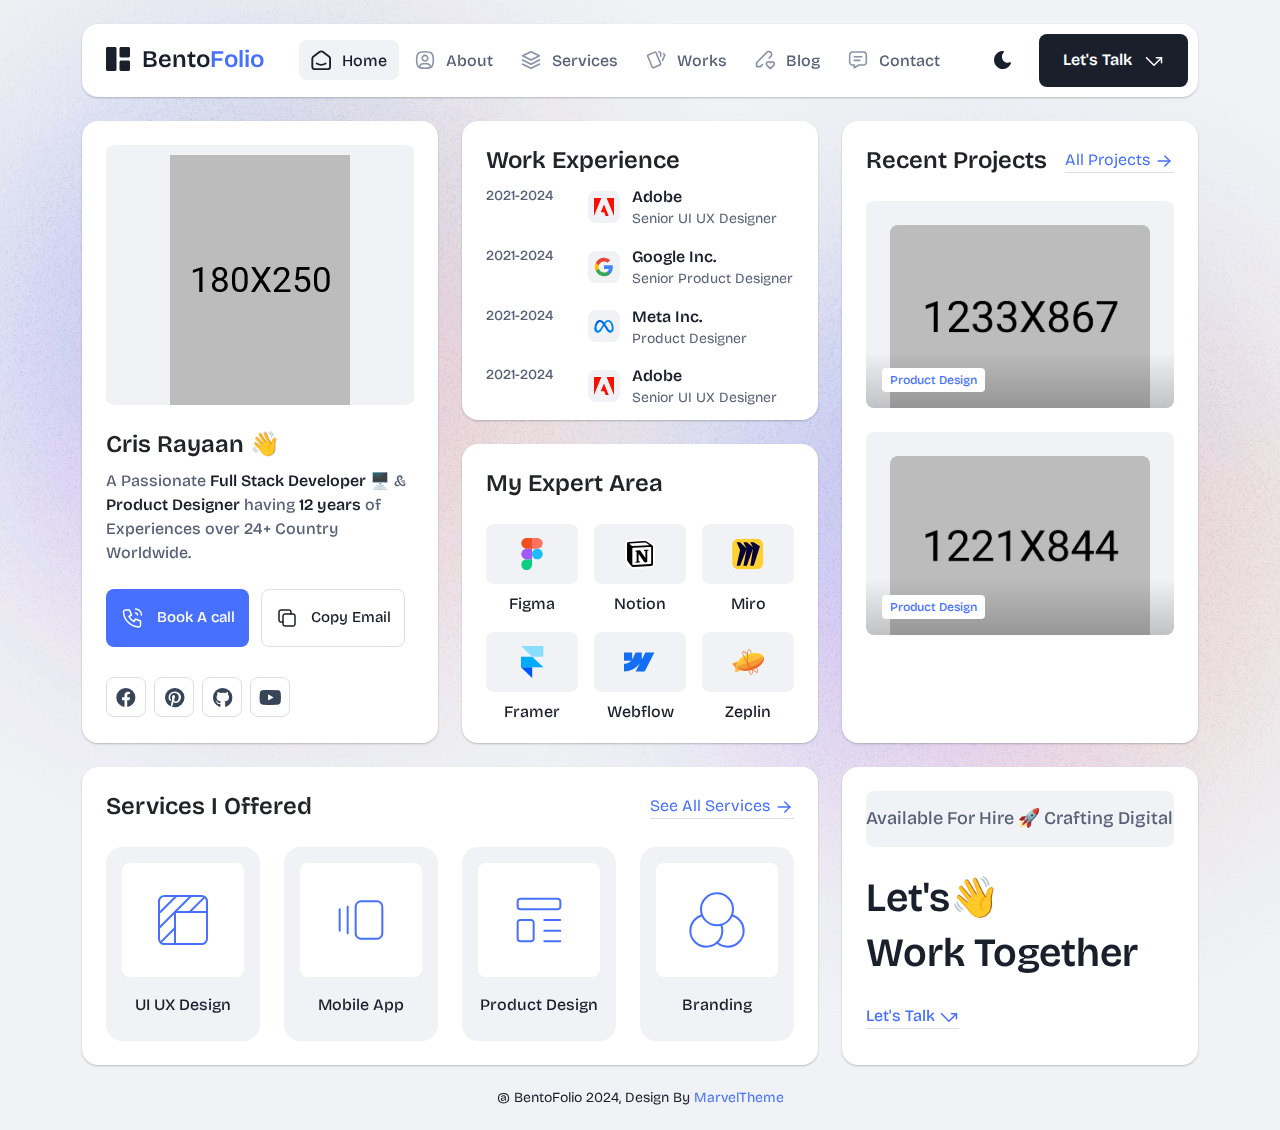
<file: index.html>
<!DOCTYPE html>
<html lang="en">

<head>
  <meta charset="UTF-8">
  <meta http-equiv="X-UA-Compatible" content="IE=edge">
  <title>Bentofolio - Bootstrap Personal Portfolio Template</title>
  <meta name="description" content="Bentofolio - Bootstrap Personal Portfolio Template">
  <meta name="viewport" content="width=device-width, initial-scale=1">

  <link rel="shortcut icon" type="image/x-icon" href="assets/img/favicon.svg">
  <!-- Place favicon.ico in the root directory -->

  <!-- CSS here -->
  <link rel="stylesheet" href="assets/css/bootstrap.min.css">
  <link rel="stylesheet" href="assets/fontawsome/css/all.min.css">
  <link rel="stylesheet" href="assets/fontawsome/css/fontawesome.min.css">
  <link rel="stylesheet" href="assets/css/slick.css">
  <link rel="stylesheet" href="assets/css/magnific-popup.css">
  <link rel="stylesheet" href="assets/css/style.css">
  <link rel="stylesheet" href="assets/css/responsive.css">
</head>

<body>

  <div id="page-content">
    <!-- header part start -->
    <header class="header-area">
      <nav class="navbar">
        <div class="container">
          <div class="menu-container">
            <div class="logo">
              <a class="navbar-brand me-0" href="index.html">
                <svg width="24" height="24" viewBox="0 0 24 24" fill="none" xmlns="http://www.w3.org/2000/svg">
                  <path
                    d="M0 1.5C0 1.10218 0.158035 0.720644 0.43934 0.43934C0.720644 0.158035 1.10218 0 1.5 0L9 0C9.39782 0 9.77936 0.158035 10.0607 0.43934C10.342 0.720644 10.5 1.10218 10.5 1.5V22.5C10.5 22.8978 10.342 23.2794 10.0607 23.5607C9.77936 23.842 9.39782 24 9 24H1.5C1.10218 24 0.720644 23.842 0.43934 23.5607C0.158035 23.2794 0 22.8978 0 22.5V1.5ZM13.5 1.5C13.5 1.10218 13.658 0.720644 13.9393 0.43934C14.2206 0.158035 14.6022 0 15 0L22.5 0C22.8978 0 23.2794 0.158035 23.5607 0.43934C23.842 0.720644 24 1.10218 24 1.5V9C24 9.39782 23.842 9.77936 23.5607 10.0607C23.2794 10.342 22.8978 10.5 22.5 10.5H15C14.6022 10.5 14.2206 10.342 13.9393 10.0607C13.658 9.77936 13.5 9.39782 13.5 9V1.5ZM13.5 15C13.5 14.6022 13.658 14.2206 13.9393 13.9393C14.2206 13.658 14.6022 13.5 15 13.5H22.5C22.8978 13.5 23.2794 13.658 23.5607 13.9393C23.842 14.2206 24 14.6022 24 15V22.5C24 22.8978 23.842 23.2794 23.5607 23.5607C23.2794 23.842 22.8978 24 22.5 24H15C14.6022 24 14.2206 23.842 13.9393 23.5607C13.658 23.2794 13.5 22.8978 13.5 22.5V15Z"
                    class="logo-icon" />
                </svg>
                <span>Bento<span class="primary">Folio</span></span>
              </a>
            </div>
            <div class="navbar-main d-flex flex-grow-1">
              <div class="logo inner-logo d-block d-xl-none">
                <a class="navbar-brand me-0" href="index.html">
                  <svg width="24" height="24" viewBox="0 0 24 24" fill="none" xmlns="http://www.w3.org/2000/svg">
                    <path
                      d="M0 1.5C0 1.10218 0.158035 0.720644 0.43934 0.43934C0.720644 0.158035 1.10218 0 1.5 0L9 0C9.39782 0 9.77936 0.158035 10.0607 0.43934C10.342 0.720644 10.5 1.10218 10.5 1.5V22.5C10.5 22.8978 10.342 23.2794 10.0607 23.5607C9.77936 23.842 9.39782 24 9 24H1.5C1.10218 24 0.720644 23.842 0.43934 23.5607C0.158035 23.2794 0 22.8978 0 22.5V1.5ZM13.5 1.5C13.5 1.10218 13.658 0.720644 13.9393 0.43934C14.2206 0.158035 14.6022 0 15 0L22.5 0C22.8978 0 23.2794 0.158035 23.5607 0.43934C23.842 0.720644 24 1.10218 24 1.5V9C24 9.39782 23.842 9.77936 23.5607 10.0607C23.2794 10.342 22.8978 10.5 22.5 10.5H15C14.6022 10.5 14.2206 10.342 13.9393 10.0607C13.658 9.77936 13.5 9.39782 13.5 9V1.5ZM13.5 15C13.5 14.6022 13.658 14.2206 13.9393 13.9393C14.2206 13.658 14.6022 13.5 15 13.5H22.5C22.8978 13.5 23.2794 13.658 23.5607 13.9393C23.842 14.2206 24 14.6022 24 15V22.5C24 22.8978 23.842 23.2794 23.5607 23.5607C23.2794 23.842 22.8978 24 22.5 24H15C14.6022 24 14.2206 23.842 13.9393 23.5607C13.658 23.2794 13.5 22.8978 13.5 22.5V15Z"
                      class="logo-icon" />
                  </svg>
                  <span>Bento<span class="primary">Folio</span></span>
                </a>
              </div>
              <ul class="navbar-info mx-auto">
                <li class="nav-item">
                  <a class="nav-link active" aria-current="page" href="index.html">
                    <svg class="nav-icon" viewBox="0 0 15 15" fill="none" xmlns="http://www.w3.org/2000/svg">
                      <path
                        d="M13.475 4.92481L9.03083 1.46814C8.64082 1.16473 8.1608 1 7.66667 1C7.17254 1 6.69251 1.16473 6.3025 1.46814L1.8575 4.92481C1.59037 5.13254 1.37424 5.39858 1.22563 5.7026C1.07701 6.00662 0.99984 6.34058 1 6.67897V12.679C1 13.121 1.17559 13.5449 1.48816 13.8575C1.80072 14.17 2.22464 14.3456 2.66667 14.3456H12.6667C13.1087 14.3456 13.5326 14.17 13.8452 13.8575C14.1577 13.5449 14.3333 13.121 14.3333 12.679V6.67897C14.3333 5.99314 14.0167 5.34564 13.475 4.92481Z"
                        stroke-width="1.4" stroke-linecap="round" stroke-linejoin="round" />
                      <path d="M10.9753 10.1665C9.13359 11.2773 6.14859 11.2773 4.30859 10.1665" stroke-width="1.4"
                        stroke-linecap="round" stroke-linejoin="round" />
                    </svg>
                    <span>Home</span>
                  </a>
                </li>
                <li class="nav-item">
                  <a class="nav-link" href="about.html">
                    <svg class="nav-icon" viewBox="0 0 18 18" fill="none" xmlns="http://www.w3.org/2000/svg">
                      <path
                        d="M9 9.8335C9.66304 9.8335 10.2989 9.5701 10.7678 9.10126C11.2366 8.63242 11.5 7.99654 11.5 7.3335C11.5 6.67045 11.2366 6.03457 10.7678 5.56573C10.2989 5.09689 9.66304 4.8335 9 4.8335C8.33696 4.8335 7.70107 5.09689 7.23223 5.56573C6.76339 6.03457 6.5 6.67045 6.5 7.3335C6.5 7.99654 6.76339 8.63242 7.23223 9.10126C7.70107 9.5701 8.33696 9.8335 9 9.8335Z"
                        stroke-width="1.4" stroke-linecap="round" stroke-linejoin="round" />
                      <path
                        d="M9 1.5C15 1.5 16.5 3 16.5 9C16.5 15 15 16.5 9 16.5C3 16.5 1.5 15 1.5 9C1.5 3 3 1.5 9 1.5Z"
                        stroke-width="1.4" stroke-linecap="round" stroke-linejoin="round" />
                      <path
                        d="M4 15.7085V15.6668C4 14.7828 4.35119 13.9349 4.97631 13.3098C5.60143 12.6847 6.44928 12.3335 7.33333 12.3335H10.6667C11.5507 12.3335 12.3986 12.6847 13.0237 13.3098C13.6488 13.9349 14 14.7828 14 15.6668V15.7085"
                        stroke-width="1.4" stroke-linecap="round" stroke-linejoin="round" />
                    </svg>
                    About
                  </a>
                </li>
                <li class="nav-item">
                  <a class="nav-link" href="services.html">
                    <svg class="nav-icon" viewBox="0 0 16 16" fill="none" xmlns="http://www.w3.org/2000/svg">
                      <path d="M7.99967 1.3335L1.33301 4.66683L7.99967 8.00016L14.6663 4.66683L7.99967 1.3335Z"
                        stroke-width="1.4" stroke-linecap="round" stroke-linejoin="round" />
                      <path d="M1.33301 8L7.99967 11.3333L14.6663 8" stroke-width="1.4" stroke-linecap="round"
                        stroke-linejoin="round" />
                      <path d="M1.33301 11.3335L7.99967 14.6668L14.6663 11.3335" stroke-width="1.4"
                        stroke-linecap="round" stroke-linejoin="round" />
                    </svg>
                    Services
                  </a>
                </li>
                <li class="nav-item">
                  <a class="nav-link" href="portfolio.html">
                    <svg class="nav-icon" viewBox="0 0 18 17" fill="none" xmlns="http://www.w3.org/2000/svg">
                      <path
                        d="M2.00326 3.99733L7.95159 1.40649C8.04974 1.36442 8.15533 1.34243 8.26212 1.34181C8.3689 1.34119 8.47473 1.36196 8.57337 1.40289C8.67201 1.44382 8.76145 1.50408 8.83642 1.58013C8.9114 1.65617 8.97039 1.74646 9.00992 1.84566L13.1133 11.764C13.1985 11.9651 13.2014 12.1917 13.1213 12.3949C13.0412 12.5982 12.8845 12.7618 12.6849 12.8507L6.73742 15.4415C6.63922 15.4837 6.53356 15.5058 6.42668 15.5065C6.3198 15.5072 6.21387 15.4864 6.11514 15.4455C6.0164 15.4046 5.92688 15.3442 5.85184 15.2681C5.7768 15.192 5.71778 15.1016 5.67826 15.0023L1.57492 5.08316C1.48963 4.88204 1.48673 4.65546 1.56684 4.45222C1.64696 4.24898 1.80367 4.08616 2.00326 3.99733Z"
                        stroke-width="1.4" stroke-linecap="round" stroke-linejoin="round" />
                      <path
                        d="M11.5 1.3335H12.3333C12.5543 1.3335 12.7663 1.42129 12.9226 1.57757C13.0789 1.73385 13.1667 1.94582 13.1667 2.16683V5.0835"
                        stroke-width="1.4" stroke-linecap="round" stroke-linejoin="round" />
                      <path
                        d="M15.6663 3C15.8863 3.09333 16.0997 3.18083 16.3063 3.2625C16.5098 3.34882 16.6706 3.51241 16.7534 3.71729C16.8362 3.92217 16.8343 4.15155 16.748 4.355L14.833 8.83334"
                        stroke-width="1.4" stroke-linecap="round" stroke-linejoin="round" />
                    </svg>
                    Works
                  </a>
                </li>
                <li class="nav-item">
                  <a class="nav-link" href="blog.html">
                    <svg class="nav-icon" viewBox="0 0 17 16" fill="none" xmlns="http://www.w3.org/2000/svg">
                      <path
                        d="M12.1663 6.16676L13.4163 4.91676C13.6352 4.69789 13.8088 4.43805 13.9273 4.15208C14.0457 3.86612 14.1067 3.55962 14.1067 3.25009C14.1067 2.94056 14.0457 2.63406 13.9273 2.3481C13.8088 2.06213 13.6352 1.80229 13.4163 1.58342C13.1975 1.36455 12.9376 1.19094 12.6517 1.07248C12.3657 0.954033 12.0592 0.893066 11.7497 0.893066C11.4401 0.893066 11.1336 0.954033 10.8477 1.07248C10.5617 1.19094 10.3019 1.36455 10.083 1.58342L1.33301 10.3334V13.6668H4.66634L6.33301 12.0001"
                        stroke-width="1.4" stroke-linecap="round" stroke-linejoin="round" />
                      <path
                        d="M13.0004 15.3335L15.7921 12.5968C15.9633 12.4307 16.0995 12.232 16.1926 12.0124C16.2857 11.7927 16.3339 11.5567 16.3343 11.3181C16.3347 11.0796 16.2873 10.8434 16.1948 10.6235C16.1024 10.4035 15.9669 10.2044 15.7963 10.0377C15.448 9.69712 14.9806 9.50602 14.4935 9.50509C14.0065 9.50415 13.5383 9.69346 13.1888 10.0327L13.0021 10.216L12.8163 10.0327C12.4681 9.69237 12.0008 9.50143 11.5139 9.50049C11.0271 9.49956 10.5591 9.68871 10.2096 10.0277C10.0383 10.1937 9.9021 10.3924 9.80891 10.612C9.71572 10.8316 9.66746 11.0677 9.667 11.3062C9.66653 11.5447 9.71386 11.781 9.80619 12.0009C9.89853 12.2209 10.034 12.4201 10.2046 12.5868L13.0004 15.3335Z"
                        stroke-width="1.4" stroke-linecap="round" stroke-linejoin="round" />
                    </svg>
                    Blog
                  </a>
                </li>
                <li class="nav-item">
                  <a class="nav-link" href="contact.html">
                    <svg class="nav-icon" viewBox="0 0 18 17" fill="none" xmlns="http://www.w3.org/2000/svg">
                      <path d="M5.66699 5.5H12.3337" stroke-width="1.4" stroke-linecap="round"
                        stroke-linejoin="round" />
                      <path d="M5.66699 8.8335H10.667" stroke-width="1.4" stroke-linecap="round"
                        stroke-linejoin="round" />
                      <path
                        d="M14 1.3335C14.663 1.3335 15.2989 1.59689 15.7678 2.06573C16.2366 2.53457 16.5 3.17045 16.5 3.8335V10.5002C16.5 11.1632 16.2366 11.7991 15.7678 12.2679C15.2989 12.7368 14.663 13.0002 14 13.0002H9.83333L5.66667 15.5002V13.0002H4C3.33696 13.0002 2.70107 12.7368 2.23223 12.2679C1.76339 11.7991 1.5 11.1632 1.5 10.5002V3.8335C1.5 3.17045 1.76339 2.53457 2.23223 2.06573C2.70107 1.59689 3.33696 1.3335 4 1.3335H14Z"
                        stroke-width="1.4" stroke-linecap="round" stroke-linejoin="round" />
                    </svg>
                    Contact
                  </a>
                </li>
              </ul>
              <div class="header-right-info d-flex align-items-center">
                <button class="theme-control-btn">
                  <span class="dark">
                    <svg width="24" height="24" viewBox="0 0 24 24" fill="none" xmlns="http://www.w3.org/2000/svg">
                      <path
                        d="M11.8005 3C10.207 3.0003 8.64356 3.44286 7.27683 4.28049C5.91011 5.11811 4.79139 6.31937 4.04002 7.75612C3.28865 9.19288 2.93281 10.8112 3.01046 12.4386C3.08811 14.0659 3.59633 15.6411 4.48091 16.9963C5.3655 18.3514 6.59326 19.4356 8.03324 20.1333C9.47322 20.8309 11.0714 21.1157 12.6573 20.9574C14.2432 20.7991 15.7573 20.2036 17.0381 19.2344C18.319 18.2652 19.3185 16.9587 19.9301 15.4542C20.2302 14.7162 19.5111 13.9746 18.7875 14.2752C17.5475 14.7888 16.1706 14.8418 14.8963 14.425C13.622 14.0082 12.5308 13.1479 11.8126 11.9937C11.0943 10.8396 10.7943 9.4645 10.9648 8.10764C11.1353 6.75077 11.7655 5.49792 12.7458 4.5669L12.8136 4.4949C13.2986 3.9279 12.913 3.0072 12.1464 3.0072H11.9122L11.8524 3.0018L11.7996 3H11.8005Z"
                        fill="#1A1F2C" />
                    </svg>
                    <small class="theme-text d-block d-xl-none">Change appearance</small>
                  </span>
                  <span class="light">
                    <svg width="24" height="24" viewBox="0 0 24 24" fill="none" xmlns="http://www.w3.org/2000/svg">
                      <path
                        d="M12 19C12.2449 19 12.4813 19.09 12.6644 19.2527C12.8474 19.4155 12.9643 19.6397 12.993 19.883L13 20V21C12.9997 21.2549 12.9021 21.5 12.7272 21.6854C12.5522 21.8707 12.313 21.9822 12.0586 21.9972C11.8042 22.0121 11.5536 21.9293 11.3582 21.7657C11.1627 21.6021 11.0371 21.3701 11.007 21.117L11 21V20C11 19.7348 11.1054 19.4804 11.2929 19.2929C11.4804 19.1054 11.7348 19 12 19Z"
                        fill="#FD7E41" />
                      <path
                        d="M18.3127 16.9099L18.4067 16.9929L19.1067 17.6929C19.2861 17.8729 19.3902 18.1144 19.398 18.3683C19.4057 18.6223 19.3165 18.8697 19.1485 19.0602C18.9804 19.2508 18.7462 19.3702 18.4933 19.3943C18.2403 19.4184 17.9877 19.3454 17.7867 19.1899L17.6927 19.1069L16.9927 18.4069C16.8202 18.2347 16.7165 18.0053 16.7012 17.7619C16.6859 17.5186 16.76 17.278 16.9097 17.0855C17.0593 16.893 17.2741 16.7618 17.5137 16.7166C17.7533 16.6713 18.0012 16.7152 18.2107 16.8399L18.3127 16.9099Z"
                        fill="#FD7E41" />
                      <path
                        d="M7.00747 16.993C7.17965 17.1652 7.28308 17.3943 7.29836 17.6373C7.31364 17.8803 7.23972 18.1206 7.09047 18.313L7.00747 18.407L6.30747 19.107C6.12751 19.2863 5.88604 19.3905 5.63209 19.3982C5.37814 19.406 5.13076 19.3168 4.94019 19.1487C4.74963 18.9807 4.63017 18.7464 4.60607 18.4935C4.58198 18.2406 4.65506 17.988 4.81047 17.787L4.89347 17.693L5.59347 16.993C5.781 16.8055 6.03531 16.7002 6.30047 16.7002C6.56563 16.7002 6.81994 16.8055 7.00747 16.993Z"
                        fill="#FD7E41" />
                      <path
                        d="M3.99987 11C4.25475 11.0003 4.4999 11.0979 4.68524 11.2728C4.87057 11.4478 4.9821 11.687 4.99704 11.9414C5.01198 12.1958 4.92919 12.4464 4.7656 12.6418C4.60201 12.8373 4.36996 12.9629 4.11687 12.993L3.99987 13H2.99987C2.74499 12.9997 2.49984 12.9021 2.3145 12.7272C2.12916 12.5522 2.01763 12.313 2.0027 12.0586C1.98776 11.8042 2.07054 11.5536 2.23413 11.3582C2.39772 11.1627 2.62977 11.0371 2.88287 11.007L2.99987 11H3.99987Z"
                        fill="#FD7E41" />
                      <path
                        d="M20.9999 11C21.2547 11.0003 21.4999 11.0979 21.6852 11.2728C21.8706 11.4478 21.9821 11.687 21.997 11.9414C22.012 12.1958 21.9292 12.4464 21.7656 12.6418C21.602 12.8373 21.37 12.9629 21.1169 12.993L20.9999 13H19.9999C19.745 12.9997 19.4998 12.9021 19.3145 12.7272C19.1292 12.5522 19.0176 12.313 19.0027 12.0586C18.9878 11.8042 19.0705 11.5536 19.2341 11.3582C19.3977 11.1627 19.6298 11.0371 19.8829 11.007L19.9999 11H20.9999Z"
                        fill="#FD7E41" />
                      <path
                        d="M6.21264 4.80985L6.30664 4.89285L7.00664 5.59285C7.18599 5.77281 7.29011 6.01429 7.29787 6.26824C7.30562 6.52219 7.21642 6.76957 7.04839 6.96013C6.88036 7.1507 6.64609 7.27016 6.39316 7.29425C6.14024 7.31834 5.88763 7.24526 5.68664 7.08985L5.59264 7.00685L4.89264 6.30685C4.72073 6.13453 4.61757 5.90543 4.6025 5.66248C4.58744 5.41954 4.6615 5.17945 4.8108 4.98721C4.9601 4.79497 5.1744 4.66378 5.41351 4.61824C5.65262 4.57271 5.90013 4.61594 6.10964 4.73985L6.21264 4.80985Z"
                        fill="#FD7E41" />
                      <path
                        d="M19.1071 4.89288C19.2793 5.06508 19.3827 5.29418 19.398 5.5372C19.4132 5.78023 19.3393 6.02048 19.1901 6.21288L19.1071 6.30688L18.4071 7.00688C18.2271 7.18623 17.9856 7.29036 17.7317 7.29811C17.4777 7.30587 17.2304 7.21667 17.0398 7.04864C16.8492 6.8806 16.7298 6.64633 16.7057 6.39341C16.6816 6.14049 16.7547 5.88788 16.9101 5.68688L16.9931 5.59288L17.6931 4.89288C17.8806 4.70541 18.1349 4.6001 18.4001 4.6001C18.6652 4.6001 18.9196 4.70541 19.1071 4.89288Z"
                        fill="#FD7E41" />
                      <path
                        d="M12 2C12.2449 2.00003 12.4813 2.08996 12.6644 2.25272C12.8474 2.41547 12.9643 2.63975 12.993 2.883L13 3V4C12.9997 4.25488 12.9021 4.50003 12.7272 4.68537C12.5522 4.8707 12.313 4.98223 12.0586 4.99717C11.8042 5.01211 11.5536 4.92933 11.3582 4.76573C11.1627 4.60214 11.0371 4.3701 11.007 4.117L11 4V3C11 2.73478 11.1054 2.48043 11.2929 2.29289C11.4804 2.10536 11.7348 2 12 2Z"
                        fill="#FD7E41" />
                      <path
                        d="M12 7C12.9797 6.99994 13.9378 7.28769 14.7553 7.8275C15.5729 8.36731 16.2138 9.1354 16.5986 10.0364C16.9833 10.9373 17.0949 11.9315 16.9195 12.8953C16.7441 13.8592 16.2893 14.7502 15.6118 15.4579C14.9343 16.1655 14.0638 16.6585 13.1085 16.8756C12.1532 17.0928 11.1552 17.0245 10.2383 16.6793C9.3215 16.334 8.52629 15.7271 7.95146 14.9338C7.37663 14.1405 7.04752 13.1958 7.005 12.217L7 12L7.005 11.783C7.06092 10.4958 7.61161 9.27978 8.54222 8.38866C9.47284 7.49754 10.7115 7.00007 12 7Z"
                        fill="#FD7E41" />
                    </svg>
                    <small class="theme-text d-block d-xl-none">Change appearance</small>
                  </span>
                </button>
                <a href="contact.html" class="lets-talk-btn">
                  Let's Talk
                  <svg class="icon" width="20" height="20" viewBox="0 0 20 20" fill="none"
                    xmlns="http://www.w3.org/2000/svg">
                    <path d="M17.5 11.6665V6.6665H12.5" stroke="white" stroke-width="1.5" stroke-linecap="round"
                      stroke-linejoin="round" />
                    <path d="M17.5 6.6665L10 14.1665L2.5 6.6665" stroke="white" stroke-width="1.5"
                      stroke-linecap="round" stroke-linejoin="round" />
                  </svg>
                </a>
              </div>
            </div>
            <div class="mobile-menu-overlay d-block d-lg-none"></div>
            <div class="mobile-menu-control-bar d-block d-xl-none">
              <button class="mobile-menu-control-bar">
                <i class="fas fa-bars"></i>
              </button>
            </div>
          </div>
        </div>
      </nav>
    </header>
    <!-- header part end -->

    <!-- main area part start -->
    <main>
      <section class="home-area">
        <div class="container">
          <div class="row g-4">
            <div class="col-xl-4">
              <div class="card profile-card">
                <div class="card-body">
                  <div class="image text-center">
                    <img src="assets/img/images/profile.png" alt="profile">
                  </div>
                  <div class="text">
                    <h3 class="card-title">Cris Rayaan 👋</h3>
                    <p>A Passionate <span>Full Stack Developer</span> 🖥️ & <span>Product Designer</span> having
                      <span>12
                        years</span> of Experiences over 24+
                      Country Worldwide.</p>
                    <div class="common-button-groups">
                      <a class="btn btn-call" href="#">
                        <svg class="icon" width="25" height="24" viewBox="0 0 25 24" fill="none"
                          xmlns="http://www.w3.org/2000/svg">
                          <path
                            d="M5.5 4H9.5L11.5 9L9 10.5C10.071 12.6715 11.8285 14.429 14 15.5L15.5 13L20.5 15V19C20.5 19.5304 20.2893 20.0391 19.9142 20.4142C19.5391 20.7893 19.0304 21 18.5 21C14.5993 20.763 10.9202 19.1065 8.15683 16.3432C5.3935 13.5798 3.73705 9.90074 3.5 6C3.5 5.46957 3.71071 4.96086 4.08579 4.58579C4.46086 4.21071 4.96957 4 5.5 4Z"
                            stroke="white" stroke-width="1.5" stroke-linecap="round" stroke-linejoin="round" />
                          <path
                            d="M15.5 7C16.0304 7 16.5391 7.21071 16.9142 7.58579C17.2893 7.96086 17.5 8.46957 17.5 9"
                            stroke="white" stroke-width="1.5" stroke-linecap="round" stroke-linejoin="round" />
                          <path d="M15.5 3C17.0913 3 18.6174 3.63214 19.7426 4.75736C20.8679 5.88258 21.5 7.4087 21.5 9"
                            stroke="white" stroke-width="1.5" stroke-linecap="round" stroke-linejoin="round" />
                        </svg>
                        Book A call
                      </a>
                      <button class="btn btn-copy" data-clipboard-text="example@example.com">
                        <svg class="icon" width="24" height="24" viewBox="0 0 24 24" fill="none"
                          xmlns="http://www.w3.org/2000/svg">
                          <path
                            d="M8 10C8 9.46957 8.21071 8.96086 8.58579 8.58579C8.96086 8.21071 9.46957 8 10 8H18C18.5304 8 19.0391 8.21071 19.4142 8.58579C19.7893 8.96086 20 9.46957 20 10V18C20 18.5304 19.7893 19.0391 19.4142 19.4142C19.0391 19.7893 18.5304 20 18 20H10C9.46957 20 8.96086 19.7893 8.58579 19.4142C8.21071 19.0391 8 18.5304 8 18V10Z"
                            stroke-width="1.5" stroke-linecap="round" stroke-linejoin="round" />
                          <path
                            d="M16 8V6C16 5.46957 15.7893 4.96086 15.4142 4.58579C15.0391 4.21071 14.5304 4 14 4H6C5.46957 4 4.96086 4.21071 4.58579 4.58579C4.21071 4.96086 4 5.46957 4 6V14C4 14.5304 4.21071 15.0391 4.58579 15.4142C4.96086 15.7893 5.46957 16 6 16H8"
                            stroke-width="1.5" stroke-linecap="round" stroke-linejoin="round" />
                        </svg>
                        Copy Email
                      </button>
                    </div>
                    <div class="social-media-icon">
                      <ul class="list-unstyled">
                        <li><a href="#"><i class="fab fa-facebook"></i></a></li>
                        <li><a href="#"><i class="fab fa-pinterest"></i></a></li>
                        <li><a href="#"><i class="fab fa-github"></i></a></li>
                        <li><a href="#"><i class="fab fa-youtube"></i></a></li>
                      </ul>
                    </div>
                  </div>
                </div>
              </div>
            </div>
            <div class="col-xl-4">
              <div class="row g-4">
                <div class="col-lg-12">
                  <div class="card">
                    <div class="card-body work-experiance-card">
                      <h3 class="card-title">Work Experience</h3>
                      <div class="work-experiance-main">
                        <ul class="work-experiance-slider list-unstyled">
                          <li>
                            <div class="date">
                              <p>2021-2024</p>
                            </div>
                            <div class="info">
                              <div class="icon">
                                <img src="assets/img/icons/adobe.svg" alt="adobe">
                              </div>
                              <div class="text">
                                <h4 class="title">Adobe</h4>
                                <h6 class="subtitle">Senior UI UX Designer</h6>
                              </div>
                            </div>
                          </li>
                          <li>
                            <div class="date">
                              <p>2021-2024</p>
                            </div>
                            <div class="info">
                              <div class="icon">
                                <img src="assets/img/icons/google.svg" alt="google">
                              </div>
                              <div class="text">
                                <h4 class="title">Google Inc.
                                </h4>
                                <h6 class="subtitle">Senior Product Designer

                                </h6>
                              </div>
                            </div>
                          </li>
                          <li>
                            <div class="date">
                              <p>2021-2024</p>
                            </div>
                            <div class="info">
                              <div class="icon">
                                <img src="assets/img/icons/meta.svg" alt="meta">
                              </div>
                              <div class="text">
                                <h4 class="title">Meta Inc.
                                </h4>
                                <h6 class="subtitle">Product Designer
                                </h6>
                              </div>
                            </div>
                          </li>
                          <li>
                            <div class="date">
                              <p>2021-2024</p>
                            </div>
                            <div class="info">
                              <div class="icon">
                                <img src="assets/img/icons/adobe.svg" alt="adobe">
                              </div>
                              <div class="text">
                                <h4 class="title">Adobe</h4>
                                <h6 class="subtitle">Senior UI UX Designer</h6>
                              </div>
                            </div>
                          </li>
                        </ul>
                        <ul class="work-experiance-slider list-unstyled">
                          <li>
                            <div class="date">
                              <p>2021-2024</p>
                            </div>
                            <div class="info">
                              <div class="icon">
                                <img src="assets/img/icons/adobe.svg" alt="adobe">
                              </div>
                              <div class="text">
                                <h4 class="title">Adobe</h4>
                                <h6 class="subtitle">Senior UI UX Designer</h6>
                              </div>
                            </div>
                          </li>
                          <li>
                            <div class="date">
                              <p>2021-2024</p>
                            </div>
                            <div class="info">
                              <div class="icon">
                                <img src="assets/img/icons/google.svg" alt="google">
                              </div>
                              <div class="text">
                                <h4 class="title">Google Inc.
                                </h4>
                                <h6 class="subtitle">Senior Product Designer

                                </h6>
                              </div>
                            </div>
                          </li>
                          <li>
                            <div class="date">
                              <p>2021-2024</p>
                            </div>
                            <div class="info">
                              <div class="icon">
                                <img src="assets/img/icons/meta.svg" alt="meta">
                              </div>
                              <div class="text">
                                <h4 class="title">Meta Inc.
                                </h4>
                                <h6 class="subtitle">Product Designer
                                </h6>
                              </div>
                            </div>
                          </li>
                          <li>
                            <div class="date">
                              <p>2021-2024</p>
                            </div>
                            <div class="info">
                              <div class="icon">
                                <img src="assets/img/icons/adobe.svg" alt="adobe">
                              </div>
                              <div class="text">
                                <h4 class="title">Adobe</h4>
                                <h6 class="subtitle">Senior UI UX Designer</h6>
                              </div>
                            </div>
                          </li>
                        </ul>
                      </div>
                    </div>
                  </div>
                </div>
                <div class="col-lg-12">
                  <div class="card expertise-card">
                    <div class="card-body">
                      <h3 class="card-title">My Expert Area
                      </h3>
                      <div class="expertise-main mt-24">
                        <div class="row g-3">
                          <div class="col-xl-4 col-md-4 col-sm-6 col-6">
                            <div class="expertise-item">
                              <div class="image text-center">
                                <img src="assets/img/icons/figma.svg" alt="figma">
                              </div>
                              <div class="text">
                                <h4 class="title">Figma</h4>
                              </div>
                            </div>
                          </div>
                          <div class="col-xl-4 col-md-4 col-sm-6 col-6">
                            <div class="expertise-item">
                              <div class="image text-center">
                                <img src="assets/img/icons/notion.svg" alt="notion">
                              </div>
                              <div class="text">
                                <h4 class="title">Notion</h4>
                              </div>
                            </div>
                          </div>
                          <div class="col-xl-4 col-md-4 col-sm-6 col-6">
                            <div class="expertise-item">
                              <div class="image text-center">
                                <img src="assets/img/icons/mico.svg" alt="micro">
                              </div>
                              <div class="text">
                                <h4 class="title">Miro</h4>
                              </div>
                            </div>
                          </div>
                          <div class="col-xl-4 col-md-4 col-sm-6 col-6">
                            <div class="expertise-item">
                              <div class="image text-center">
                                <img src="assets/img/icons/framer.svg" alt="framer">
                              </div>
                              <div class="text">
                                <h4 class="title">Framer</h4>
                              </div>
                            </div>
                          </div>
                          <div class="col-xl-4 col-md-4 col-sm-6 col-6">
                            <div class="expertise-item">
                              <div class="image text-center">
                                <img src="assets/img/icons/webflow.svg" alt="webflow">
                              </div>
                              <div class="text">
                                <h4 class="title">Webflow</h4>
                              </div>
                            </div>
                          </div>
                          <div class="col-xl-4 col-md-4 col-sm-6 col-6">
                            <div class="expertise-item">
                              <div class="image text-center">
                                <img src="assets/img/icons/zeplin.svg" alt="zeplin">
                              </div>
                              <div class="text">
                                <h4 class="title">Zeplin</h4>
                              </div>
                            </div>
                          </div>
                        </div>
                      </div>
                    </div>
                  </div>
                </div>
              </div>
            </div>
            <div class="col-xl-4">
              <div class="card card-projects">
                <div class="card-body">

                  <h3 class="card-title">Recent Projects <a class="link-btn" href="portfolio.html">All Projects
                      <svg class="icon" width="20" height="20" viewBox="0 0 20 20" fill="none"
                        xmlns="http://www.w3.org/2000/svg">
                        <path d="M4.16699 10H15.8337" stroke="#4770FF" stroke-width="1.5" stroke-linecap="round"
                          stroke-linejoin="round" />
                        <path d="M10.833 15L15.833 10" stroke="#4770FF" stroke-width="1.5" stroke-linecap="round"
                          stroke-linejoin="round" />
                        <path d="M10.833 5L15.833 10" stroke="#4770FF" stroke-width="1.5" stroke-linecap="round"
                          stroke-linejoin="round" />
                      </svg>

                    </a></h3>
                  <div class="projects-main mt-24">
                    <div class="row g-4 parent-container">
                      <div class="col-lg-12">
                        <div class="project-item">
                          <div class="image">
                            <img src="assets/img/projects/project-1.png" alt="project-1" class="img-fluid w-100">
                            <a href="assets/img/projects/project-1.png"
                              class="gallery-popup full-image-preview parent-container">
                              <svg class="icon" xmlns="http://www.w3.org/2000/svg" viewBox="0 0 20 20" fill="none"
                                stroke="currentColor" stroke-linecap="round" stroke-linejoin="round" stroke-width="1.5">
                                <path d="M10 4.167v11.666M4.167 10h11.666"></path>
                              </svg>
                            </a>
                            <div class="info">
                              <span class="category">Product Design</span>
                            </div>
                          </div>
                        </div>
                      </div>
                      <div class="col-lg-12">
                        <div class="project-item">
                          <div class="image">
                            <img src="assets/img/projects/project-2.png" alt="project-2" class="img-fluid w-100">
                            <a href="assets/img/projects/project-2.png"
                              class="gallery-popup full-image-preview parent-container">
                              <svg class="icon" xmlns="http://www.w3.org/2000/svg" viewBox="0 0 20 20" fill="none"
                                stroke="currentColor" stroke-linecap="round" stroke-linejoin="round" stroke-width="1.5">
                                <path d="M10 4.167v11.666M4.167 10h11.666"></path>
                              </svg>
                            </a>
                            <div class="info">
                              <span class="category">Product Design</span>
                            </div>
                          </div>
                        </div>
                      </div>
                    </div>
                  </div>
                </div>
              </div>
            </div>
          </div>
          <div class="services-area mt-24">
            <div class="row g-4">
              <div class="col-xl-8">
                <div class="card services-card">
                  <div class="card-body">
                    <h3 class="card-title">Services I Offered
                      <a class="link-btn" href="services.html"> See All Services
                        <svg class="icon" width="20" height="20" viewBox="0 0 20 20" fill="none"
                          xmlns="http://www.w3.org/2000/svg">
                          <path d="M4.16699 10H15.8337" stroke="#4770FF" stroke-width="1.5" stroke-linecap="round"
                            stroke-linejoin="round" />
                          <path d="M10.833 15L15.833 10" stroke="#4770FF" stroke-width="1.5" stroke-linecap="round"
                            stroke-linejoin="round" />
                          <path d="M10.833 5L15.833 10" stroke="#4770FF" stroke-width="1.5" stroke-linecap="round"
                            stroke-linejoin="round" />
                        </svg>

                      </a></h3>
                    <div class="services-main mt-24">
                      <div class="row g-4">
                        <div class="col-md-3 col-sm-6 col-6">
                          <div class="services-item text-center">
                            <div class="image">
                              <img src="assets/img/icons/ui-ux.svg" alt="ui-ux">
                            </div>
                            <div class="text">
                              <h3 class="title">UI UX Design</h3>
                            </div>
                          </div>
                        </div>
                        <div class="col-md-3 col-sm-6 col-6">
                          <div class="services-item text-center">
                            <div class="image">
                              <img src="assets/img/icons/app.svg" alt="app">
                            </div>
                            <div class="text">
                              <h3 class="title">Mobile App</h3>
                            </div>
                          </div>
                        </div>
                        <div class="col-md-3 col-sm-6 col-6">
                          <div class="services-item text-center">
                            <div class="image">
                              <img src="assets/img/icons/prd-design.svg" alt="prd-design">
                            </div>
                            <div class="text">
                              <h3 class="title">Product Design</h3>
                            </div>
                          </div>
                        </div>
                        <div class="col-md-3 col-sm-6 col-6">
                          <div class="services-item text-center">
                            <div class="image">
                              <img src="assets/img/icons/branding.svg" alt="branding">
                            </div>
                            <div class="text">
                              <h3 class="title">Branding</h3>
                            </div>
                          </div>
                        </div>
                      </div>
                    </div>
                  </div>
                </div>
              </div>
              <div class="col-xl-4">
                <div class="card lets-talk-together-card">
                  <div class="card-body">
                    <div class="scrolling-info">
                      <div class="slider-item">
                        <p>
                          Available For Hire 🚀 Crafting Digital Experiences 🎨 Available For Hire 🚀 Crafting Digital
                          Experiences 🎨
                        </p>
                      </div>
                    </div>
                    <h3 class="card-title">Let's👋
                      <span class="d-block">Work Together</span>
                    </h3>
                    <a class="link-btn" href="contact.html"> Let's Talk
                      <svg class="icon" width="20" height="20" viewBox="0 0 20 20" fill="none"
                        xmlns="http://www.w3.org/2000/svg">
                        <path d="M17.5 11.6665V6.6665H12.5" stroke-width="1.5" stroke-linecap="round"
                          stroke-linejoin="round" />
                        <path d="M17.5 6.6665L10 14.1665L2.5 6.6665" stroke-width="1.5" stroke-linecap="round"
                          stroke-linejoin="round" />
                      </svg>
                    </a>
                  </div>
                </div>
              </div>
            </div>
          </div>
        </div>
      </section>
      <!-- background shape area start -->
      <div class="background-shapes">
        <div class="shape-1 common-shape">
          <img src="assets/img/bg/banner-shape-1.png" alt="banner-shape-1">
        </div>
        <div class="shape-2 common-shape">
          <img src="assets/img/bg/banner-shape-1.png" alt="banner-shape-1">
        </div>
        <div class="threed-shape-1 move-with-cursor" data-value="1">
          <img src="assets/img/bg/object-3d-1.png" alt="object-3d-1">
        </div>
        <div class="threed-shape-2 move-with-cursor" data-value="1">
          <img src="assets/img/bg/object-3d-2.png" alt="object-3d-2">
        </div>
      </div>
      <!-- background shape area end -->
    </main>
    <!-- main area part end -->

    <!-- footer part start -->
    <footer class="footer-area">
      <div class="container">
        <div class="text text-center">
          <p>@ BentoFolio 2024, Design By <a href="#">MarvelTheme</a></p>
        </div>
      </div>
    </footer>
    <!-- footer part end -->
  </div>

  <!-- JS here -->
  <script src="assets/js/vendor/jquery-3.6.0.min.js"></script>
  <script src="assets/js/bootstrap.bundle.min.js"></script>
  <script src="assets/js/jquery.magnific-popup.min.js"></script>
  <script src="assets/js/ajax-form.js"></script>
  <script src="assets/js/clipboard.min.js"></script>
  <script src="assets/js/slick.min.js"></script>
  <script src="assets/js/script.js"></script>
</body>

</html>
</file>
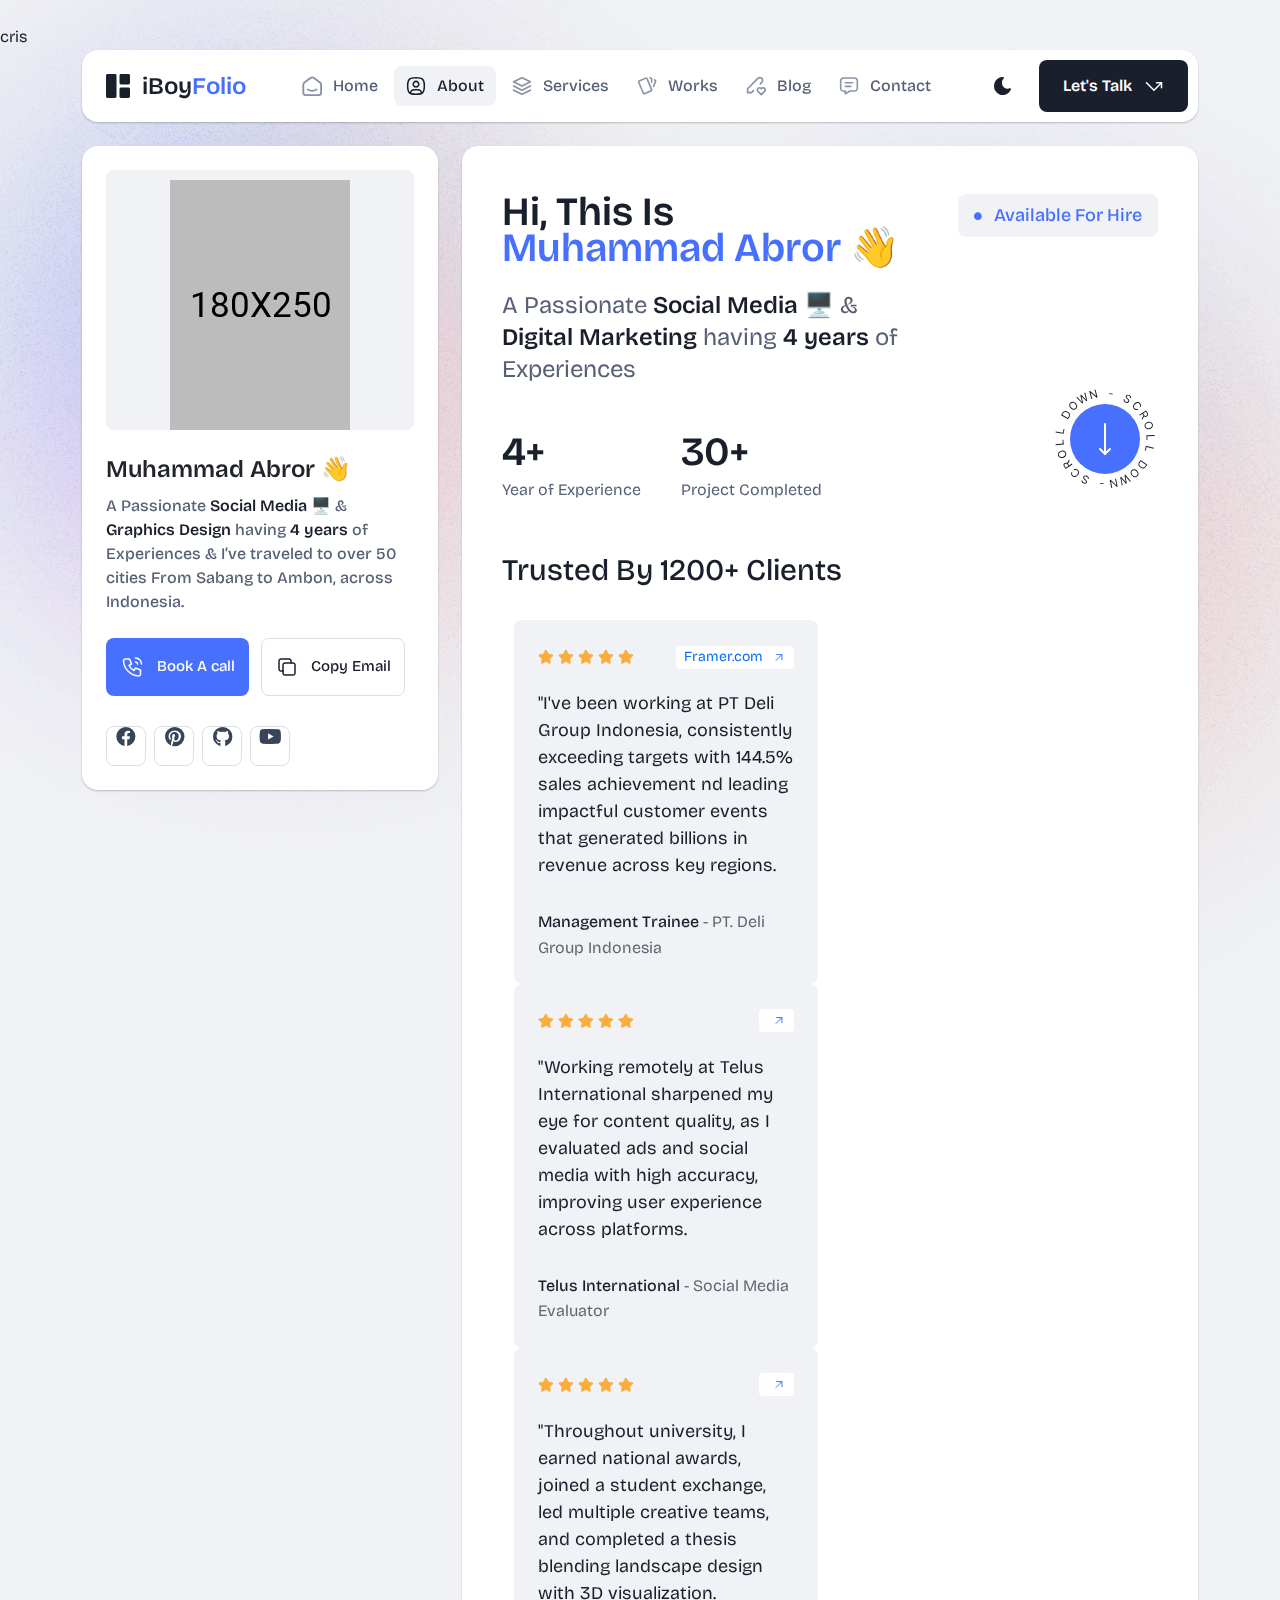
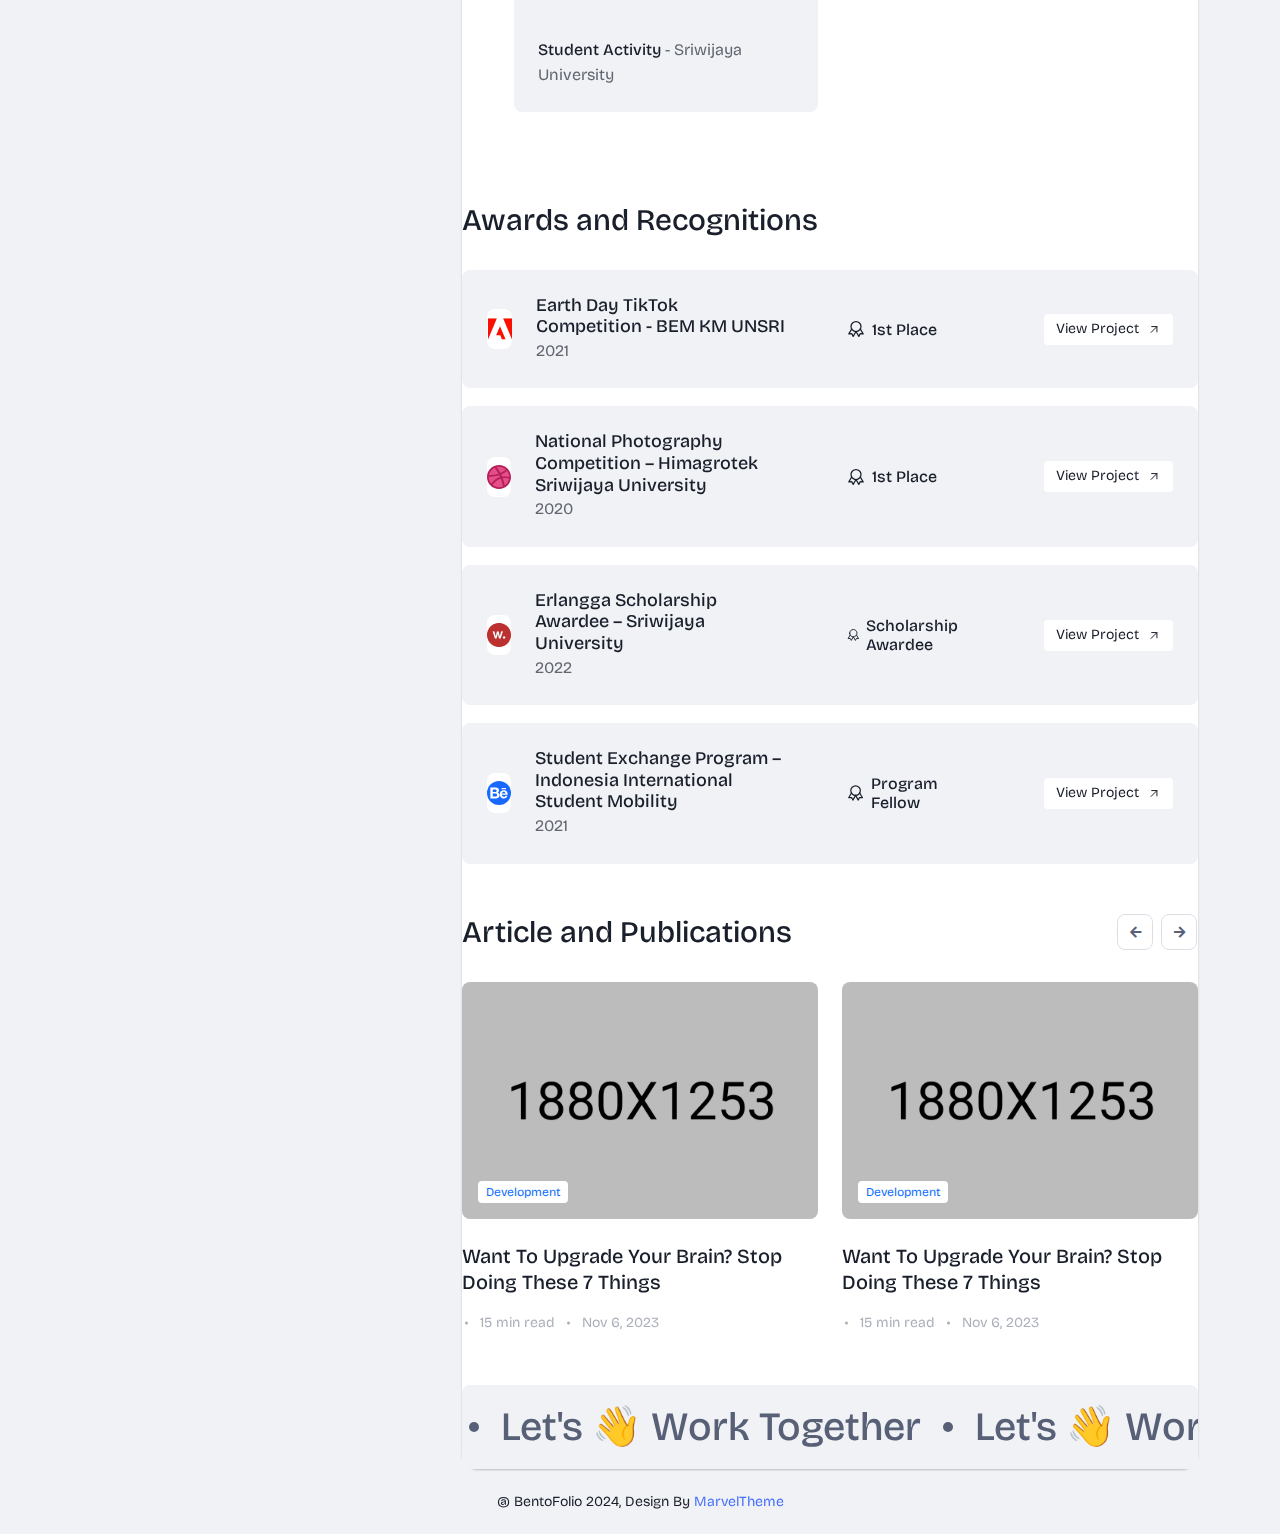
<file: about.html>
cris<!DOCTYPE html>
<html lang="en">

<head>
  <meta charset="UTF-8">
  <meta http-equiv="X-UA-Compatible" content="IE=edge">
  <title>Muhammad Abror - about</title>
  <meta name="description" content="Muhammad Abror - About">
  <meta name="viewport" content="width=device-width, initial-scale=1">

  <link rel="shortcut icon" type="image/x-icon" href="assets/img/favicon.svg">
  <!-- Place favicon.ico in the root directory -->

  <!-- CSS here -->
  <link rel="stylesheet" href="assets/css/bootstrap.min.css">
  <link rel="stylesheet" href="assets/fontawsome/css/all.min.css">
  <link rel="stylesheet" href="assets/fontawsome/css/fontawesome.min.css">
  <link rel="stylesheet" href="assets/css/slick.css">
  <link rel="stylesheet" href="assets/css/magnific-popup.css">
  <link rel="stylesheet" href="assets/css/style.css">
  <link rel="stylesheet" href="assets/css/responsive.css">
</head>

<body>
  <div id="page-content">
    <!-- header part start -->
    <header class="header-area">
      <nav class="navbar">
        <div class="container">
          <div class="menu-container">
            <div class="logo">
              <a class="navbar-brand me-0" href="index.html">
                <svg width="24" height="24" viewBox="0 0 24 24" fill="none" xmlns="http://www.w3.org/2000/svg">
                  <path
                    d="M0 1.5C0 1.10218 0.158035 0.720644 0.43934 0.43934C0.720644 0.158035 1.10218 0 1.5 0L9 0C9.39782 0 9.77936 0.158035 10.0607 0.43934C10.342 0.720644 10.5 1.10218 10.5 1.5V22.5C10.5 22.8978 10.342 23.2794 10.0607 23.5607C9.77936 23.842 9.39782 24 9 24H1.5C1.10218 24 0.720644 23.842 0.43934 23.5607C0.158035 23.2794 0 22.8978 0 22.5V1.5ZM13.5 1.5C13.5 1.10218 13.658 0.720644 13.9393 0.43934C14.2206 0.158035 14.6022 0 15 0L22.5 0C22.8978 0 23.2794 0.158035 23.5607 0.43934C23.842 0.720644 24 1.10218 24 1.5V9C24 9.39782 23.842 9.77936 23.5607 10.0607C23.2794 10.342 22.8978 10.5 22.5 10.5H15C14.6022 10.5 14.2206 10.342 13.9393 10.0607C13.658 9.77936 13.5 9.39782 13.5 9V1.5ZM13.5 15C13.5 14.6022 13.658 14.2206 13.9393 13.9393C14.2206 13.658 14.6022 13.5 15 13.5H22.5C22.8978 13.5 23.2794 13.658 23.5607 13.9393C23.842 14.2206 24 14.6022 24 15V22.5C24 22.8978 23.842 23.2794 23.5607 23.5607C23.2794 23.842 22.8978 24 22.5 24H15C14.6022 24 14.2206 23.842 13.9393 23.5607C13.658 23.2794 13.5 22.8978 13.5 22.5V15Z"
                    class="logo-icon" />
                </svg>
                <span>iBoy<span class="primary">Folio</span></span>
              </a>
            </div>
            <div class="navbar-main d-flex flex-grow-1">
              <div class="logo inner-logo d-block d-xl-none">
                <a class="navbar-brand me-0" href="index.html">
                  <svg width="24" height="24" viewBox="0 0 24 24" fill="none" xmlns="http://www.w3.org/2000/svg">
                    <path
                      d="M0 1.5C0 1.10218 0.158035 0.720644 0.43934 0.43934C0.720644 0.158035 1.10218 0 1.5 0L9 0C9.39782 0 9.77936 0.158035 10.0607 0.43934C10.342 0.720644 10.5 1.10218 10.5 1.5V22.5C10.5 22.8978 10.342 23.2794 10.0607 23.5607C9.77936 23.842 9.39782 24 9 24H1.5C1.10218 24 0.720644 23.842 0.43934 23.5607C0.158035 23.2794 0 22.8978 0 22.5V1.5ZM13.5 1.5C13.5 1.10218 13.658 0.720644 13.9393 0.43934C14.2206 0.158035 14.6022 0 15 0L22.5 0C22.8978 0 23.2794 0.158035 23.5607 0.43934C23.842 0.720644 24 1.10218 24 1.5V9C24 9.39782 23.842 9.77936 23.5607 10.0607C23.2794 10.342 22.8978 10.5 22.5 10.5H15C14.6022 10.5 14.2206 10.342 13.9393 10.0607C13.658 9.77936 13.5 9.39782 13.5 9V1.5ZM13.5 15C13.5 14.6022 13.658 14.2206 13.9393 13.9393C14.2206 13.658 14.6022 13.5 15 13.5H22.5C22.8978 13.5 23.2794 13.658 23.5607 13.9393C23.842 14.2206 24 14.6022 24 15V22.5C24 22.8978 23.842 23.2794 23.5607 23.5607C23.2794 23.842 22.8978 24 22.5 24H15C14.6022 24 14.2206 23.842 13.9393 23.5607C13.658 23.2794 13.5 22.8978 13.5 22.5V15Z"
                      class="logo-icon" />
                  </svg>
                  <span>iBoy<span class="primary">Folio</span></span>
                </a>
              </div>
              <ul class="navbar-info mx-auto">
                <li class="nav-item">
                  <a class="nav-link" aria-current="page" href="index.html">
                    <svg class="nav-icon" viewBox="0 0 15 15" fill="none" xmlns="http://www.w3.org/2000/svg">
                      <path
                        d="M13.475 4.92481L9.03083 1.46814C8.64082 1.16473 8.1608 1 7.66667 1C7.17254 1 6.69251 1.16473 6.3025 1.46814L1.8575 4.92481C1.59037 5.13254 1.37424 5.39858 1.22563 5.7026C1.07701 6.00662 0.99984 6.34058 1 6.67897V12.679C1 13.121 1.17559 13.5449 1.48816 13.8575C1.80072 14.17 2.22464 14.3456 2.66667 14.3456H12.6667C13.1087 14.3456 13.5326 14.17 13.8452 13.8575C14.1577 13.5449 14.3333 13.121 14.3333 12.679V6.67897C14.3333 5.99314 14.0167 5.34564 13.475 4.92481Z"
                        stroke-width="1.4" stroke-linecap="round" stroke-linejoin="round" />
                      <path d="M10.9753 10.1665C9.13359 11.2773 6.14859 11.2773 4.30859 10.1665" stroke-width="1.4"
                        stroke-linecap="round" stroke-linejoin="round" />
                    </svg>

                    <span>Home</span>
                  </a>
                </li>
                <li class="nav-item">
                  <a class="nav-link active" href="about.html">
                    <svg class="nav-icon" viewBox="0 0 18 18" fill="none" xmlns="http://www.w3.org/2000/svg">
                      <path
                        d="M9 9.8335C9.66304 9.8335 10.2989 9.5701 10.7678 9.10126C11.2366 8.63242 11.5 7.99654 11.5 7.3335C11.5 6.67045 11.2366 6.03457 10.7678 5.56573C10.2989 5.09689 9.66304 4.8335 9 4.8335C8.33696 4.8335 7.70107 5.09689 7.23223 5.56573C6.76339 6.03457 6.5 6.67045 6.5 7.3335C6.5 7.99654 6.76339 8.63242 7.23223 9.10126C7.70107 9.5701 8.33696 9.8335 9 9.8335Z"
                        stroke-width="1.4" stroke-linecap="round" stroke-linejoin="round" />
                      <path
                        d="M9 1.5C15 1.5 16.5 3 16.5 9C16.5 15 15 16.5 9 16.5C3 16.5 1.5 15 1.5 9C1.5 3 3 1.5 9 1.5Z"
                        stroke-width="1.4" stroke-linecap="round" stroke-linejoin="round" />
                      <path
                        d="M4 15.7085V15.6668C4 14.7828 4.35119 13.9349 4.97631 13.3098C5.60143 12.6847 6.44928 12.3335 7.33333 12.3335H10.6667C11.5507 12.3335 12.3986 12.6847 13.0237 13.3098C13.6488 13.9349 14 14.7828 14 15.6668V15.7085"
                        stroke-width="1.4" stroke-linecap="round" stroke-linejoin="round" />
                    </svg>
                    About
                  </a>
                </li>
                <li class="nav-item">
                  <a class="nav-link" href="services.html">
                    <svg class="nav-icon" viewBox="0 0 16 16" fill="none" xmlns="http://www.w3.org/2000/svg">
                      <path d="M7.99967 1.3335L1.33301 4.66683L7.99967 8.00016L14.6663 4.66683L7.99967 1.3335Z"
                        stroke-width="1.4" stroke-linecap="round" stroke-linejoin="round" />
                      <path d="M1.33301 8L7.99967 11.3333L14.6663 8" stroke-width="1.4" stroke-linecap="round"
                        stroke-linejoin="round" />
                      <path d="M1.33301 11.3335L7.99967 14.6668L14.6663 11.3335" stroke-width="1.4"
                        stroke-linecap="round" stroke-linejoin="round" />
                    </svg>
                    Services
                  </a>
                </li>
                <li class="nav-item">
                  <a class="nav-link" href="portfolio.html">
                    <svg class="nav-icon" viewBox="0 0 18 17" fill="none" xmlns="http://www.w3.org/2000/svg">
                      <path
                        d="M2.00326 3.99733L7.95159 1.40649C8.04974 1.36442 8.15533 1.34243 8.26212 1.34181C8.3689 1.34119 8.47473 1.36196 8.57337 1.40289C8.67201 1.44382 8.76145 1.50408 8.83642 1.58013C8.9114 1.65617 8.97039 1.74646 9.00992 1.84566L13.1133 11.764C13.1985 11.9651 13.2014 12.1917 13.1213 12.3949C13.0412 12.5982 12.8845 12.7618 12.6849 12.8507L6.73742 15.4415C6.63922 15.4837 6.53356 15.5058 6.42668 15.5065C6.3198 15.5072 6.21387 15.4864 6.11514 15.4455C6.0164 15.4046 5.92688 15.3442 5.85184 15.2681C5.7768 15.192 5.71778 15.1016 5.67826 15.0023L1.57492 5.08316C1.48963 4.88204 1.48673 4.65546 1.56684 4.45222C1.64696 4.24898 1.80367 4.08616 2.00326 3.99733Z"
                        stroke-width="1.4" stroke-linecap="round" stroke-linejoin="round" />
                      <path
                        d="M11.5 1.3335H12.3333C12.5543 1.3335 12.7663 1.42129 12.9226 1.57757C13.0789 1.73385 13.1667 1.94582 13.1667 2.16683V5.0835"
                        stroke-width="1.4" stroke-linecap="round" stroke-linejoin="round" />
                      <path
                        d="M15.6663 3C15.8863 3.09333 16.0997 3.18083 16.3063 3.2625C16.5098 3.34882 16.6706 3.51241 16.7534 3.71729C16.8362 3.92217 16.8343 4.15155 16.748 4.355L14.833 8.83334"
                        stroke-width="1.4" stroke-linecap="round" stroke-linejoin="round" />
                    </svg>
                    Works
                  </a>
                </li>
                <li class="nav-item">
                  <a class="nav-link" href="blog.html">
                    <svg class="nav-icon" viewBox="0 0 17 16" fill="none" xmlns="http://www.w3.org/2000/svg">
                      <path
                        d="M12.1663 6.16676L13.4163 4.91676C13.6352 4.69789 13.8088 4.43805 13.9273 4.15208C14.0457 3.86612 14.1067 3.55962 14.1067 3.25009C14.1067 2.94056 14.0457 2.63406 13.9273 2.3481C13.8088 2.06213 13.6352 1.80229 13.4163 1.58342C13.1975 1.36455 12.9376 1.19094 12.6517 1.07248C12.3657 0.954033 12.0592 0.893066 11.7497 0.893066C11.4401 0.893066 11.1336 0.954033 10.8477 1.07248C10.5617 1.19094 10.3019 1.36455 10.083 1.58342L1.33301 10.3334V13.6668H4.66634L6.33301 12.0001"
                        stroke-width="1.4" stroke-linecap="round" stroke-linejoin="round" />
                      <path
                        d="M13.0004 15.3335L15.7921 12.5968C15.9633 12.4307 16.0995 12.232 16.1926 12.0124C16.2857 11.7927 16.3339 11.5567 16.3343 11.3181C16.3347 11.0796 16.2873 10.8434 16.1948 10.6235C16.1024 10.4035 15.9669 10.2044 15.7963 10.0377C15.448 9.69712 14.9806 9.50602 14.4935 9.50509C14.0065 9.50415 13.5383 9.69346 13.1888 10.0327L13.0021 10.216L12.8163 10.0327C12.4681 9.69237 12.0008 9.50143 11.5139 9.50049C11.0271 9.49956 10.5591 9.68871 10.2096 10.0277C10.0383 10.1937 9.9021 10.3924 9.80891 10.612C9.71572 10.8316 9.66746 11.0677 9.667 11.3062C9.66653 11.5447 9.71386 11.781 9.80619 12.0009C9.89853 12.2209 10.034 12.4201 10.2046 12.5868L13.0004 15.3335Z"
                        stroke-width="1.4" stroke-linecap="round" stroke-linejoin="round" />
                    </svg>
                    Blog
                  </a>
                </li>
                <li class="nav-item">
                  <a class="nav-link" href="contact.html">
                    <svg class="nav-icon" viewBox="0 0 18 17" fill="none" xmlns="http://www.w3.org/2000/svg">
                      <path d="M5.66699 5.5H12.3337" stroke-width="1.4" stroke-linecap="round"
                        stroke-linejoin="round" />
                      <path d="M5.66699 8.8335H10.667" stroke-width="1.4" stroke-linecap="round"
                        stroke-linejoin="round" />
                      <path
                        d="M14 1.3335C14.663 1.3335 15.2989 1.59689 15.7678 2.06573C16.2366 2.53457 16.5 3.17045 16.5 3.8335V10.5002C16.5 11.1632 16.2366 11.7991 15.7678 12.2679C15.2989 12.7368 14.663 13.0002 14 13.0002H9.83333L5.66667 15.5002V13.0002H4C3.33696 13.0002 2.70107 12.7368 2.23223 12.2679C1.76339 11.7991 1.5 11.1632 1.5 10.5002V3.8335C1.5 3.17045 1.76339 2.53457 2.23223 2.06573C2.70107 1.59689 3.33696 1.3335 4 1.3335H14Z"
                        stroke-width="1.4" stroke-linecap="round" stroke-linejoin="round" />
                    </svg>
                    Contact
                  </a>
                </li>
              </ul>
              <div class="header-right-info d-flex align-items-center">
                <button class="theme-control-btn">
                  <span class="dark">
                    <svg width="24" height="24" viewBox="0 0 24 24" fill="none" xmlns="http://www.w3.org/2000/svg">
                      <path
                        d="M11.8005 3C10.207 3.0003 8.64356 3.44286 7.27683 4.28049C5.91011 5.11811 4.79139 6.31937 4.04002 7.75612C3.28865 9.19288 2.93281 10.8112 3.01046 12.4386C3.08811 14.0659 3.59633 15.6411 4.48091 16.9963C5.3655 18.3514 6.59326 19.4356 8.03324 20.1333C9.47322 20.8309 11.0714 21.1157 12.6573 20.9574C14.2432 20.7991 15.7573 20.2036 17.0381 19.2344C18.319 18.2652 19.3185 16.9587 19.9301 15.4542C20.2302 14.7162 19.5111 13.9746 18.7875 14.2752C17.5475 14.7888 16.1706 14.8418 14.8963 14.425C13.622 14.0082 12.5308 13.1479 11.8126 11.9937C11.0943 10.8396 10.7943 9.4645 10.9648 8.10764C11.1353 6.75077 11.7655 5.49792 12.7458 4.5669L12.8136 4.4949C13.2986 3.9279 12.913 3.0072 12.1464 3.0072H11.9122L11.8524 3.0018L11.7996 3H11.8005Z"
                        fill="#1A1F2C" />
                    </svg>
                    <small class="theme-text d-block d-xl-none">Change appearance</small>
                  </span>
                  <span class="light">
                    <svg width="24" height="24" viewBox="0 0 24 24" fill="none" xmlns="http://www.w3.org/2000/svg">
                      <path
                        d="M12 19C12.2449 19 12.4813 19.09 12.6644 19.2527C12.8474 19.4155 12.9643 19.6397 12.993 19.883L13 20V21C12.9997 21.2549 12.9021 21.5 12.7272 21.6854C12.5522 21.8707 12.313 21.9822 12.0586 21.9972C11.8042 22.0121 11.5536 21.9293 11.3582 21.7657C11.1627 21.6021 11.0371 21.3701 11.007 21.117L11 21V20C11 19.7348 11.1054 19.4804 11.2929 19.2929C11.4804 19.1054 11.7348 19 12 19Z"
                        fill="#FD7E41" />
                      <path
                        d="M18.3127 16.9099L18.4067 16.9929L19.1067 17.6929C19.2861 17.8729 19.3902 18.1144 19.398 18.3683C19.4057 18.6223 19.3165 18.8697 19.1485 19.0602C18.9804 19.2508 18.7462 19.3702 18.4933 19.3943C18.2403 19.4184 17.9877 19.3454 17.7867 19.1899L17.6927 19.1069L16.9927 18.4069C16.8202 18.2347 16.7165 18.0053 16.7012 17.7619C16.6859 17.5186 16.76 17.278 16.9097 17.0855C17.0593 16.893 17.2741 16.7618 17.5137 16.7166C17.7533 16.6713 18.0012 16.7152 18.2107 16.8399L18.3127 16.9099Z"
                        fill="#FD7E41" />
                      <path
                        d="M7.00747 16.993C7.17965 17.1652 7.28308 17.3943 7.29836 17.6373C7.31364 17.8803 7.23972 18.1206 7.09047 18.313L7.00747 18.407L6.30747 19.107C6.12751 19.2863 5.88604 19.3905 5.63209 19.3982C5.37814 19.406 5.13076 19.3168 4.94019 19.1487C4.74963 18.9807 4.63017 18.7464 4.60607 18.4935C4.58198 18.2406 4.65506 17.988 4.81047 17.787L4.89347 17.693L5.59347 16.993C5.781 16.8055 6.03531 16.7002 6.30047 16.7002C6.56563 16.7002 6.81994 16.8055 7.00747 16.993Z"
                        fill="#FD7E41" />
                      <path
                        d="M3.99987 11C4.25475 11.0003 4.4999 11.0979 4.68524 11.2728C4.87057 11.4478 4.9821 11.687 4.99704 11.9414C5.01198 12.1958 4.92919 12.4464 4.7656 12.6418C4.60201 12.8373 4.36996 12.9629 4.11687 12.993L3.99987 13H2.99987C2.74499 12.9997 2.49984 12.9021 2.3145 12.7272C2.12916 12.5522 2.01763 12.313 2.0027 12.0586C1.98776 11.8042 2.07054 11.5536 2.23413 11.3582C2.39772 11.1627 2.62977 11.0371 2.88287 11.007L2.99987 11H3.99987Z"
                        fill="#FD7E41" />
                      <path
                        d="M20.9999 11C21.2547 11.0003 21.4999 11.0979 21.6852 11.2728C21.8706 11.4478 21.9821 11.687 21.997 11.9414C22.012 12.1958 21.9292 12.4464 21.7656 12.6418C21.602 12.8373 21.37 12.9629 21.1169 12.993L20.9999 13H19.9999C19.745 12.9997 19.4998 12.9021 19.3145 12.7272C19.1292 12.5522 19.0176 12.313 19.0027 12.0586C18.9878 11.8042 19.0705 11.5536 19.2341 11.3582C19.3977 11.1627 19.6298 11.0371 19.8829 11.007L19.9999 11H20.9999Z"
                        fill="#FD7E41" />
                      <path
                        d="M6.21264 4.80985L6.30664 4.89285L7.00664 5.59285C7.18599 5.77281 7.29011 6.01429 7.29787 6.26824C7.30562 6.52219 7.21642 6.76957 7.04839 6.96013C6.88036 7.1507 6.64609 7.27016 6.39316 7.29425C6.14024 7.31834 5.88763 7.24526 5.68664 7.08985L5.59264 7.00685L4.89264 6.30685C4.72073 6.13453 4.61757 5.90543 4.6025 5.66248C4.58744 5.41954 4.6615 5.17945 4.8108 4.98721C4.9601 4.79497 5.1744 4.66378 5.41351 4.61824C5.65262 4.57271 5.90013 4.61594 6.10964 4.73985L6.21264 4.80985Z"
                        fill="#FD7E41" />
                      <path
                        d="M19.1071 4.89288C19.2793 5.06508 19.3827 5.29418 19.398 5.5372C19.4132 5.78023 19.3393 6.02048 19.1901 6.21288L19.1071 6.30688L18.4071 7.00688C18.2271 7.18623 17.9856 7.29036 17.7317 7.29811C17.4777 7.30587 17.2304 7.21667 17.0398 7.04864C16.8492 6.8806 16.7298 6.64633 16.7057 6.39341C16.6816 6.14049 16.7547 5.88788 16.9101 5.68688L16.9931 5.59288L17.6931 4.89288C17.8806 4.70541 18.1349 4.6001 18.4001 4.6001C18.6652 4.6001 18.9196 4.70541 19.1071 4.89288Z"
                        fill="#FD7E41" />
                      <path
                        d="M12 2C12.2449 2.00003 12.4813 2.08996 12.6644 2.25272C12.8474 2.41547 12.9643 2.63975 12.993 2.883L13 3V4C12.9997 4.25488 12.9021 4.50003 12.7272 4.68537C12.5522 4.8707 12.313 4.98223 12.0586 4.99717C11.8042 5.01211 11.5536 4.92933 11.3582 4.76573C11.1627 4.60214 11.0371 4.3701 11.007 4.117L11 4V3C11 2.73478 11.1054 2.48043 11.2929 2.29289C11.4804 2.10536 11.7348 2 12 2Z"
                        fill="#FD7E41" />
                      <path
                        d="M12 7C12.9797 6.99994 13.9378 7.28769 14.7553 7.8275C15.5729 8.36731 16.2138 9.1354 16.5986 10.0364C16.9833 10.9373 17.0949 11.9315 16.9195 12.8953C16.7441 13.8592 16.2893 14.7502 15.6118 15.4579C14.9343 16.1655 14.0638 16.6585 13.1085 16.8756C12.1532 17.0928 11.1552 17.0245 10.2383 16.6793C9.3215 16.334 8.52629 15.7271 7.95146 14.9338C7.37663 14.1405 7.04752 13.1958 7.005 12.217L7 12L7.005 11.783C7.06092 10.4958 7.61161 9.27978 8.54222 8.38866C9.47284 7.49754 10.7115 7.00007 12 7Z"
                        fill="#FD7E41" />

                    </svg>
                    <small class="theme-text d-block d-xl-none">Change appearance</small>
                  </span>
                </button>
                <a href="contact.html" class="lets-talk-btn">
                  Let's Talk
                  <svg class="icon" width="20" height="20" viewBox="0 0 20 20" fill="none"
                    xmlns="http://www.w3.org/2000/svg">
                    <path d="M17.5 11.6665V6.6665H12.5" stroke="white" stroke-width="1.5" stroke-linecap="round"
                      stroke-linejoin="round" />
                    <path d="M17.5 6.6665L10 14.1665L2.5 6.6665" stroke="white" stroke-width="1.5"
                      stroke-linecap="round" stroke-linejoin="round" />
                  </svg>
                </a>
              </div>
            </div>
            <div class="mobile-menu-overlay d-block d-lg-none"></div>
            <div class="mobile-menu-control-bar d-block d-xl-none">
              <button class="mobile-menu-control-bar">
                <i class="fas fa-bars"></i>
              </button>
            </div>
          </div>
        </div>
      </nav>
    </header>
    <!-- header part end -->

    <!-- main area part start -->
    <main>

      <section class="content-box-area mt-4">
        <div class="container">
          <div class="row g-4">
            <div class="col-xl-4">
              <div class="card profile-card">
                <div class="card-body">
                  <div class="image text-center">
                    <img src="assets/img/images/profile.png" alt="profile">
                  </div>
                  <div class="text">
                    <h3 class="card-title">Muhammad Abror 👋</h3>
                    <p>A Passionate <span>Social Media</span> 🖥️ & <span>Graphics Design</span> having
                      <span>4
                        years</span> of Experiences & I’ve traveled to over 50 cities 
                      From Sabang to Ambon, across Indonesia.</p>
                    <div class="common-button-groups">
                      <a class="btn btn-call" href="#">
                        <svg class="icon" width="25" height="24" viewBox="0 0 25 24" fill="none"
                          xmlns="http://www.w3.org/2000/svg">
                          <path
                            d="M5.5 4H9.5L11.5 9L9 10.5C10.071 12.6715 11.8285 14.429 14 15.5L15.5 13L20.5 15V19C20.5 19.5304 20.2893 20.0391 19.9142 20.4142C19.5391 20.7893 19.0304 21 18.5 21C14.5993 20.763 10.9202 19.1065 8.15683 16.3432C5.3935 13.5798 3.73705 9.90074 3.5 6C3.5 5.46957 3.71071 4.96086 4.08579 4.58579C4.46086 4.21071 4.96957 4 5.5 4Z"
                            stroke="white" stroke-width="1.5" stroke-linecap="round" stroke-linejoin="round" />
                          <path
                            d="M15.5 7C16.0304 7 16.5391 7.21071 16.9142 7.58579C17.2893 7.96086 17.5 8.46957 17.5 9"
                            stroke="white" stroke-width="1.5" stroke-linecap="round" stroke-linejoin="round" />
                          <path d="M15.5 3C17.0913 3 18.6174 3.63214 19.7426 4.75736C20.8679 5.88258 21.5 7.4087 21.5 9"
                            stroke="white" stroke-width="1.5" stroke-linecap="round" stroke-linejoin="round" />
                        </svg>
                        Book A call
                      </a>
                      <button class="btn btn-copy" data-clipboard-text="example@example.com">
                        <svg class="icon" width="24" height="24" viewBox="0 0 24 24" fill="none"
                          xmlns="http://www.w3.org/2000/svg">
                          <path
                            d="M8 10C8 9.46957 8.21071 8.96086 8.58579 8.58579C8.96086 8.21071 9.46957 8 10 8H18C18.5304 8 19.0391 8.21071 19.4142 8.58579C19.7893 8.96086 20 9.46957 20 10V18C20 18.5304 19.7893 19.0391 19.4142 19.4142C19.0391 19.7893 18.5304 20 18 20H10C9.46957 20 8.96086 19.7893 8.58579 19.4142C8.21071 19.0391 8 18.5304 8 18V10Z"
                            stroke-width="1.5" stroke-linecap="round" stroke-linejoin="round" />
                          <path
                            d="M16 8V6C16 5.46957 15.7893 4.96086 15.4142 4.58579C15.0391 4.21071 14.5304 4 14 4H6C5.46957 4 4.96086 4.21071 4.58579 4.58579C4.21071 4.96086 4 5.46957 4 6V14C4 14.5304 4.21071 15.0391 4.58579 15.4142C4.96086 15.7893 5.46957 16 6 16H8"
                            stroke-width="1.5" stroke-linecap="round" stroke-linejoin="round" />
                        </svg>
                        Copy Email
                      </button>
                    </div>
                    <div class="social-media-icon">
                      <ul class="list-unstyled">
                        <li><a href="#"><i class="fab fa-facebook"></i></a></li>
                        <li><a href="#"><i class="fab fa-pinterest"></i></a></li>
                        <li><a href="#"><i class="fab fa-github"></i></a></li>
                        <li><a href="#"><i class="fab fa-youtube"></i></a></li>
                      </ul>
                    </div>
                  </div>
                </div>
              </div>
            </div>
            <div class="col-xl-8">
              <div class="card content-box-card">
                <div class="card-body">
                  <div class="top-info">
                    <div class="text">
                      <h1 class="main-title">Hi, This Is <span>Muhammad Abror</span> 👋</h1>
                      <p>A Passionate <b>Social Media</b> 🖥️ & <b>Digital Marketing</b> having
                        <b>4 years</b> of Experiences </p>
                    </div>
                    <div class="available-btn">
                      <span><i class="fas fa-circle"></i> Available For Hire</span>
                    </div>
                  </div>
                  <div class="counter-area">
                    <div class="counter">
                      <div class="counter-item">
                        <h3 class="number">4+</h3>
                        <p class="subtitle">Year of Experience</p>
                      </div>
                      <div class="counter-item">
                        <h3 class="number">30+</h3>
                        <p class="subtitle">Project Completed
                        </p>
                      </div>
                    </div>
                    <div class="circle-area">
                      <div class="circle-text">
                        <img class="circle-image" src="assets/img/about-us/circle-text.svg" alt="circle-text">
                        <img class="circle-image circle-image-light d-none"
                          src="assets/img/about-us/circle-text-light.svg" alt="circle-text">
                        <span class="arrow-down">
                          <svg width="40" height="40" viewBox="0 0 40 40" fill="none"
                            xmlns="http://www.w3.org/2000/svg">
                            <path d="M20 5V35" stroke="white" stroke-width="2" stroke-linecap="round"
                              stroke-linejoin="round" />
                            <path d="M15 30L20 35L25 30" stroke="white" stroke-width="2" stroke-linecap="round"
                              stroke-linejoin="round" />
                          </svg>
                        </span>
                      </div>
                    </div>
                  </div>
                  <div class="client-feedback">
                    <h2 class="main-common-title">Trusted By 1200+ Clients
                    </h2>
                      <div class="col-lg-6">
                        <div class="feedback-item">
                          <div class="feedback-top-info">
                            <div class="rating">
                              <i class="fas fa-star"></i>
                              <i class="fas fa-star"></i>
                              <i class="fas fa-star"></i>
                              <i class="fas fa-star"></i>
                              <i class="fas fa-star"></i>
                            </div>
                            <div class="website">
                              <a href="#">Framer.com
                                <svg class="arrow-up" width="14" height="15" viewBox="0 0 14 15" fill="none"
                                  xmlns="http://www.w3.org/2000/svg">
                                  <path d="M9.91634 4.5835L4.08301 10.4168" stroke-linecap="round"
                                    stroke-linejoin="round" />
                                  <path d="M4.66699 4.5835H9.91699V9.8335" stroke-linecap="round"
                                    stroke-linejoin="round" />
                                </svg>
                              </a>
                            </div>
                          </div>
                          <div class="details">
                            <p>
                              "I've been working at PT Deli Group Indonesia, consistently exceeding targets with 144.5% sales achievement 
                              nd leading impactful customer events that generated billions in revenue across key regions.
                            </p>
                          </div>
                          <div class="designation">
                            <p><span>Management Trainee</span> - PT. Deli Group Indonesia</p>
                          </div>
                        </div>
                      </div>
                      <div class="col-lg-6">
                        <div class="feedback-item">
                          <div class="feedback-top-info">
                            <div class="rating">
                              <i class="fas fa-star"></i>
                              <i class="fas fa-star"></i>
                              <i class="fas fa-star"></i>
                              <i class="fas fa-star"></i>
                              <i class="fas fa-star"></i>
                            </div>
                            <div class="website">
                              <a href="#">
                                <svg class="arrow-up" width="14" height="15" viewBox="0 0 14 15" fill="none"
                                  xmlns="http://www.w3.org/2000/svg">
                                  <path d="M9.91634 4.5835L4.08301 10.4168" stroke-linecap="round"
                                    stroke-linejoin="round" />
                                  <path d="M4.66699 4.5835H9.91699V9.8335" stroke-linecap="round"
                                    stroke-linejoin="round" />
                                </svg>
                              </a>
                            </div>
                          </div>
                          <div class="details">
                            <p>
                              "Working remotely at Telus International sharpened my eye for content quality, as I evaluated ads and social media
                              with high accuracy, improving user experience across platforms.
                            </p>
                          </div>
                          <div class="designation">
                            <p><span>Telus International</span> - Social Media Evaluator</p>
                          </div>
                        </div>
                      </div>
                      <div class="col-lg-6">
                        <div class="feedback-item">
                          <div class="feedback-top-info">
                            <div class="rating">
                              <i class="fas fa-star"></i>
                              <i class="fas fa-star"></i>
                              <i class="fas fa-star"></i>
                              <i class="fas fa-star"></i>
                              <i class="fas fa-star"></i>
                            </div>
                            <div class="website">
                              <a href="#">
                                <svg class="arrow-up" width="14" height="15" viewBox="0 0 14 15" fill="none"
                                  xmlns="http://www.w3.org/2000/svg">
                                  <path d="M9.91634 4.5835L4.08301 10.4168" stroke-linecap="round"
                                    stroke-linejoin="round" />
                                  <path d="M4.66699 4.5835H9.91699V9.8335" stroke-linecap="round"
                                    stroke-linejoin="round" />
                                </svg>
                              </a>
                            </div>
                          </div>
                          <div class="details">
                            <p>
                              "Throughout university, I earned national awards, joined a student exchange, led multiple creative teams,
                              and completed a thesis blending landscape design with 3D visualization.
                            </p>
                          </div>
                          <div class="designation">
                            <p><span>Student Activity</span> - Sriwijaya University</p>
                          </div>
                        </div>
                      </div>
                    </div>
                  </div>
                  <div class="awards-recognitions">
                    <h2 class="main-common-title">Awards and Recognitions
                    </h2>
                    <div class="awards-recognitions-main">
                      <ul class="list-unstyled">
                        <li>
                          <a href="#" class="d-block w-100">
                            <div class="awards-item">
                              <div class="award-name">
                                <div class="icon">
                                  <img src="assets/img/icons/adobe.svg" alt="adobe">
                                </div>
                                <div class="text">
                                  <h4 class="title">Earth Day TikTok Competition - BEM KM UNSRI</h4>
                                  <p class="year">2021</p>
                                </div>
                              </div>
                              <div class="winner-tag">
                                <h4 class="title">
                                  <svg class="icon" width="24" height="24" viewBox="0 0 24 24" fill="none"
                                    xmlns="https://drive.google.com/file/d/1MYcMcvz-Q8NKU7FNht-oEwTDtr87asGF/view?usp=drive_link">
                                    <path
                                      d="M6 9C6 10.5913 6.63214 12.1174 7.75736 13.2426C8.88258 14.3679 10.4087 15 12 15C13.5913 15 15.1174 14.3679 16.2426 13.2426C17.3679 12.1174 18 10.5913 18 9C18 7.4087 17.3679 5.88258 16.2426 4.75736C15.1174 3.63214 13.5913 3 12 3C10.4087 3 8.88258 3.63214 7.75736 4.75736C6.63214 5.88258 6 7.4087 6 9Z"
                                      stroke-width="1.5" stroke-linecap="round" stroke-linejoin="round" />
                                    <path d="M12 15L15.4 20.89L16.998 17.657L20.596 17.889L17.196 12" stroke-width="1.5"
                                      stroke-linecap="round" stroke-linejoin="round" />
                                    <path d="M6.80234 12L3.40234 17.89L7.00034 17.657L8.59834 20.889L11.9983 15"
                                      stroke-width="1.5" stroke-linecap="round" stroke-linejoin="round" />
                                  </svg>
                                  1st Place
                                </h4>
                              </div>
                              <div class="project-btn">
                                <span>
                                  View Project
                                  <svg class="arrow-up" width="14" height="15" viewBox="0 0 14 15" fill="none"
                                    xmlns="http://www.w3.org/2000/svg">
                                    <path d="M9.91634 4.5835L4.08301 10.4168" stroke-linecap="round"
                                      stroke-linejoin="round" />
                                    <path d="M4.66699 4.5835H9.91699V9.8335" stroke-linecap="round"
                                      stroke-linejoin="round" />
                                  </svg>
                                </span>
                              </div>
                            </div>
                          </a>
                        </li>
                        <li>
                          <a href="#" class="d-block w-100">
                            <div class="awards-item">
                              <div class="award-name">
                                <div class="icon">
                                  <img src="assets/img/icons/dribbble.svg" alt="dribbble">
                                </div>
                                <div class="text">
                                  <h4 class="title">National Photography Competition – Himagrotek Sriwijaya University</h4>
                                  <p class="year">2020</p>
                                </div>
                              </div>
                              <div class="winner-tag">
                                <h4 class="title">
                                  <svg class="icon" width="24" height="24" viewBox="0 0 24 24" fill="none"
                                    xmlns="http://www.w3.org/2000/svg">
                                    <path
                                      d="M6 9C6 10.5913 6.63214 12.1174 7.75736 13.2426C8.88258 14.3679 10.4087 15 12 15C13.5913 15 15.1174 14.3679 16.2426 13.2426C17.3679 12.1174 18 10.5913 18 9C18 7.4087 17.3679 5.88258 16.2426 4.75736C15.1174 3.63214 13.5913 3 12 3C10.4087 3 8.88258 3.63214 7.75736 4.75736C6.63214 5.88258 6 7.4087 6 9Z"
                                      stroke-width="1.5" stroke-linecap="round" stroke-linejoin="round" />
                                    <path d="M12 15L15.4 20.89L16.998 17.657L20.596 17.889L17.196 12" stroke-width="1.5"
                                      stroke-linecap="round" stroke-linejoin="round" />
                                    <path d="M6.80234 12L3.40234 17.89L7.00034 17.657L8.59834 20.889L11.9983 15"
                                      stroke-width="1.5" stroke-linecap="round" stroke-linejoin="round" />
                                  </svg>
                                  1st Place
                                </h4>
                              </div>
                              <div class="project-btn">
                                <span>
                                  View Project
                                  <svg class="arrow-up" width="14" height="15" viewBox="0 0 14 15" fill="none"
                                    xmlns="http://www.w3.org/2000/svg">
                                    <path d="M9.91634 4.5835L4.08301 10.4168" stroke-linecap="round"
                                      stroke-linejoin="round" />
                                    <path d="M4.66699 4.5835H9.91699V9.8335" stroke-linecap="round"
                                      stroke-linejoin="round" />
                                  </svg>
                                </span>
                              </div>
                            </div>
                          </a>
                        </li>
                        <li>
                          <a href="#" class="d-block w-100">
                            <div class="awards-item">
                              <div class="award-name">
                                <div class="icon">
                                  <img src="assets/img/icons/awwwards.png" alt="awwwards">
                                </div>
                                <div class="text">
                                  <h4 class="title">Erlangga Scholarship Awardee – Sriwijaya University</h4>
                                  <p class="year">2022</p>
                                </div>
                              </div>
                              <div class="winner-tag">
                                <h4 class="title">
                                  <svg class="icon" width="24" height="24" viewBox="0 0 24 24" fill="none"
                                    xmlns="http://www.w3.org/2000/svg">
                                    <path
                                      d="M6 9C6 10.5913 6.63214 12.1174 7.75736 13.2426C8.88258 14.3679 10.4087 15 12 15C13.5913 15 15.1174 14.3679 16.2426 13.2426C17.3679 12.1174 18 10.5913 18 9C18 7.4087 17.3679 5.88258 16.2426 4.75736C15.1174 3.63214 13.5913 3 12 3C10.4087 3 8.88258 3.63214 7.75736 4.75736C6.63214 5.88258 6 7.4087 6 9Z"
                                      stroke-width="1.5" stroke-linecap="round" stroke-linejoin="round" />
                                    <path d="M12 15L15.4 20.89L16.998 17.657L20.596 17.889L17.196 12" stroke-width="1.5"
                                      stroke-linecap="round" stroke-linejoin="round" />
                                    <path d="M6.80234 12L3.40234 17.89L7.00034 17.657L8.59834 20.889L11.9983 15"
                                      stroke-width="1.5" stroke-linecap="round" stroke-linejoin="round" />
                                  </svg>
                                  Scholarship Awardee
                                </h4>
                              </div>
                              <div class="project-btn">
                                <span>
                                  View Project
                                  <svg class="arrow-up" width="14" height="15" viewBox="0 0 14 15" fill="none"
                                    xmlns="http://www.w3.org/2000/svg">
                                    <path d="M9.91634 4.5835L4.08301 10.4168" stroke-linecap="round"
                                      stroke-linejoin="round" />
                                    <path d="M4.66699 4.5835H9.91699V9.8335" stroke-linecap="round"
                                      stroke-linejoin="round" />
                                  </svg>
                                </span>
                              </div>
                            </div>
                          </a>
                        </li>
                        <li>
                          <a href="#" class="d-block w-100">
                            <div class="awards-item">
                              <div class="award-name">
                                <div class="icon">
                                  <img src="assets/img/icons/behance.svg" alt="behance">
                                </div>
                                <div class="text">
                                  <h4 class="title">Student Exchange Program – Indonesia International Student Mobility</h4>
                                  <p class="year">2021</p>
                                </div>
                              </div>
                              <div class="winner-tag">
                                <h4 class="title">
                                  <svg class="icon" width="24" height="24" viewBox="0 0 24 24" fill="none"
                                    xmlns="http://www.w3.org/2000/svg">
                                    <path
                                      d="M6 9C6 10.5913 6.63214 12.1174 7.75736 13.2426C8.88258 14.3679 10.4087 15 12 15C13.5913 15 15.1174 14.3679 16.2426 13.2426C17.3679 12.1174 18 10.5913 18 9C18 7.4087 17.3679 5.88258 16.2426 4.75736C15.1174 3.63214 13.5913 3 12 3C10.4087 3 8.88258 3.63214 7.75736 4.75736C6.63214 5.88258 6 7.4087 6 9Z"
                                      stroke-width="1.5" stroke-linecap="round" stroke-linejoin="round" />
                                    <path d="M12 15L15.4 20.89L16.998 17.657L20.596 17.889L17.196 12" stroke-width="1.5"
                                      stroke-linecap="round" stroke-linejoin="round" />
                                    <path d="M6.80234 12L3.40234 17.89L7.00034 17.657L8.59834 20.889L11.9983 15"
                                      stroke-width="1.5" stroke-linecap="round" stroke-linejoin="round" />
                                  </svg>
                                  Program Fellow
                                </h4>
                              </div>
                              <div class="project-btn">
                                <span>
                                  View Project
                                  <svg class="arrow-up" width="14" height="15" viewBox="0 0 14 15" fill="none"
                                    xmlns="https://drive.google.com/file/d/1FK-JFjZ4IoA6Xq1LFl4pWbCVCpjOVKoW/view?usp=drive_link">
                                    <path d="M9.91634 4.5835L4.08301 10.4168" stroke-linecap="round"
                                      stroke-linejoin="round" />
                                    <path d="M4.66699 4.5835H9.91699V9.8335" stroke-linecap="round"
                                      stroke-linejoin="round" />
                                  </svg>
                                </span>
                              </div>
                            </div>
                          </a>
                        </li>
                      </ul>
                    </div>
                  </div>
                  <div class="article-publications">
                    <h2 class="main-common-title">Article and Publications</h2>
                    <div class="article-publications-main">
                      <div class="row article-publications-slider">
                        <div class="col-lg-6">
                          <div class="article-publications-item">
                            <div class="image">
                              <a href="article.html" class="d-block w-100">
                                <img src="assets/img/blog/blog-img-1.jpg" alt="blog-img-1" class="img-fluid w-100">
                              </a>
                              <a href="article.html" class="tags">Development</a>
                            </div>
                            <div class="text">
                              <a href="article.html" class="title">Want To Upgrade Your Brain? Stop Doing These 7
                                Things</a>
                              <ul class="list-unstyled">
                                <li>15 min read</li>
                                <li>Nov 6, 2023</li>
                              </ul>
                            </div>
                          </div>
                        </div>
                        <div class="col-lg-6">
                          <div class="article-publications-item">
                            <div class="image">
                              <a href="article.html" class="d-block w-100">
                                <img src="assets/img/blog/blog-img-2.jpg" alt="blog-img-2" class="img-fluid w-100">
                              </a>
                              <a href="article.html" class="tags">Development</a>
                            </div>
                            <div class="text">
                              <a href="article.html" class="title">Want To Upgrade Your Brain? Stop Doing These 7
                                Things</a>
                              <ul class="list-unstyled">
                                <li>15 min read</li>
                                <li>Nov 6, 2023</li>
                              </ul>
                            </div>
                          </div>
                        </div>
                        <div class="col-lg-6">
                          <div class="article-publications-item">
                            <div class="image">
                              <a href="article.html" class="d-block w-100">
                                <img src="assets/img/blog/blog-img-3.jpg" alt="blog-img-3" class="img-fluid w-100">
                              </a>
                              <a href="article.html" class="tags">Development</a>
                            </div>
                            <div class="text">
                              <a href="article.html" class="title">Want To Upgrade Your Brain? Stop Doing These 7
                                Things</a>
                              <ul class="list-unstyled">
                                <li>15 min read</li>
                                <li>Nov 6, 2023</li>
                              </ul>
                            </div>
                          </div>
                        </div>
                      </div>
                    </div>
                  </div>
                  <div class="work-together-slider">
                    <div class="slider-main d-flex gap-4 align-items-center">
                      <div class="slider-item">
                        <a href="contact.html">Let's 👋 Work Together</a>
                        <a href="contact.html">Let's 👋 Work Together</a>
                      </div>
                      <div class="slider-item">
                        <a href="contact.html">Let's 👋 Work Together</a>
                        <a href="contact.html">Let's 👋 Work Together</a>
                      </div>
                    </div>
                  </div>
                </div>
              </div>
            </div>
          </div>
        </div>
      </section>

      <!-- background shape area start -->
      <div class="background-shapes">
        <div class="shape-1 common-shape">
          <img src="assets/img/bg/banner-shape-1.png" alt="banner-shape-1">
        </div>
        <div class="shape-2 common-shape">
          <img src="assets/img/bg/banner-shape-1.png" alt="banner-shape-1">
        </div>
        <div class="threed-shape-1 move-with-cursor" data-value="1">
          <img src="assets/img/bg/object-3d-1.png" alt="object-3d-1">
        </div>
        <div class="threed-shape-2 move-with-cursor" data-value="1">
          <img src="assets/img/bg/object-3d-2.png" alt="object-3d-2">
        </div>
      </div>
      <!-- background shape area end -->
    </main>
    <!-- main area part end -->

    <!-- footer part start -->
    <footer class="footer-area">
      <div class="container">
        <div class="text text-center">
          <p>@ BentoFolio 2024, Design By <a href="#">MarvelTheme</a></p>
        </div>
      </div>
    </footer>
    <!-- footer part end -->
  </div>
  <!-- JS here -->
  <script src="assets/js/vendor/jquery-3.6.0.min.js"></script>
  <script src="assets/js/bootstrap.bundle.min.js"></script>
  <script src="assets/js/jquery.magnific-popup.min.js"></script>
  <script src="assets/js/ajax-form.js"></script>
  <script src="assets/js/clipboard.min.js"></script>
  <script src="assets/js/slick.min.js"></script>
  <script src="assets/js/script.js"></script>
</body>


</html>
</file>
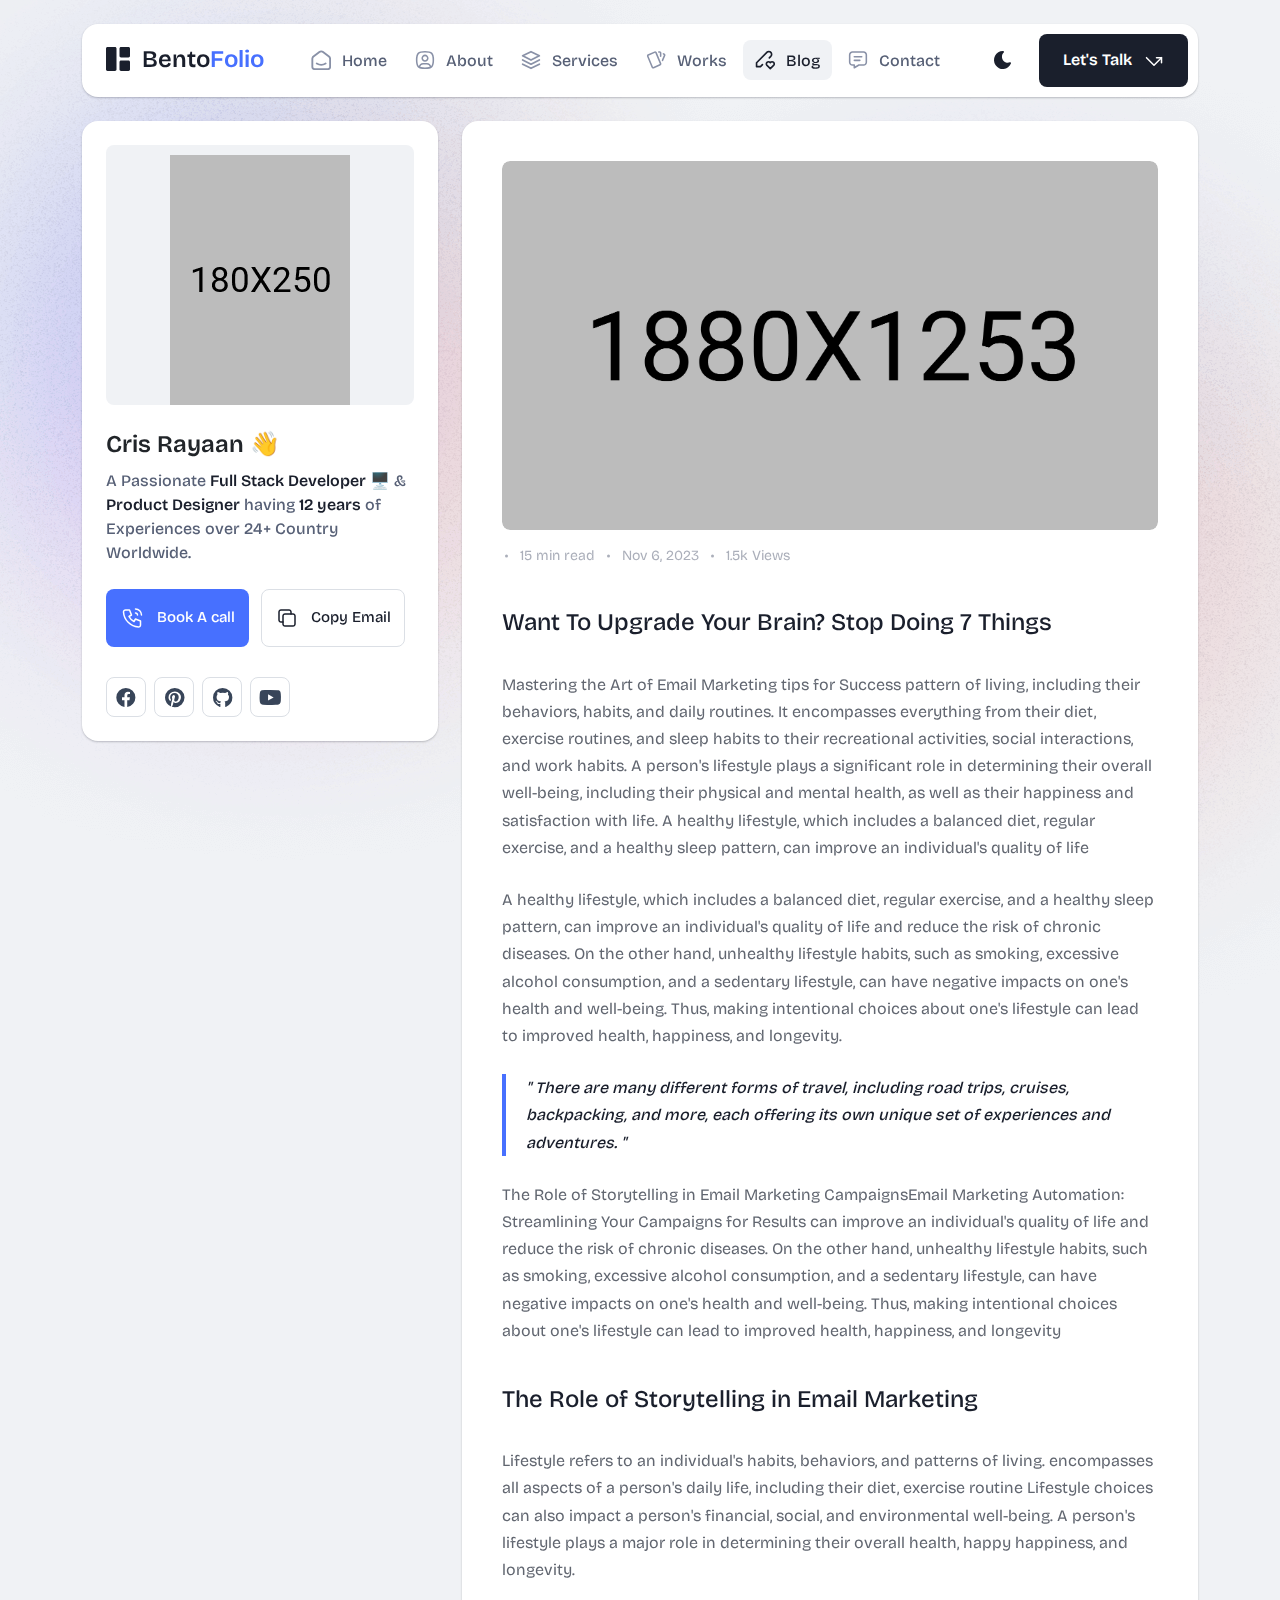
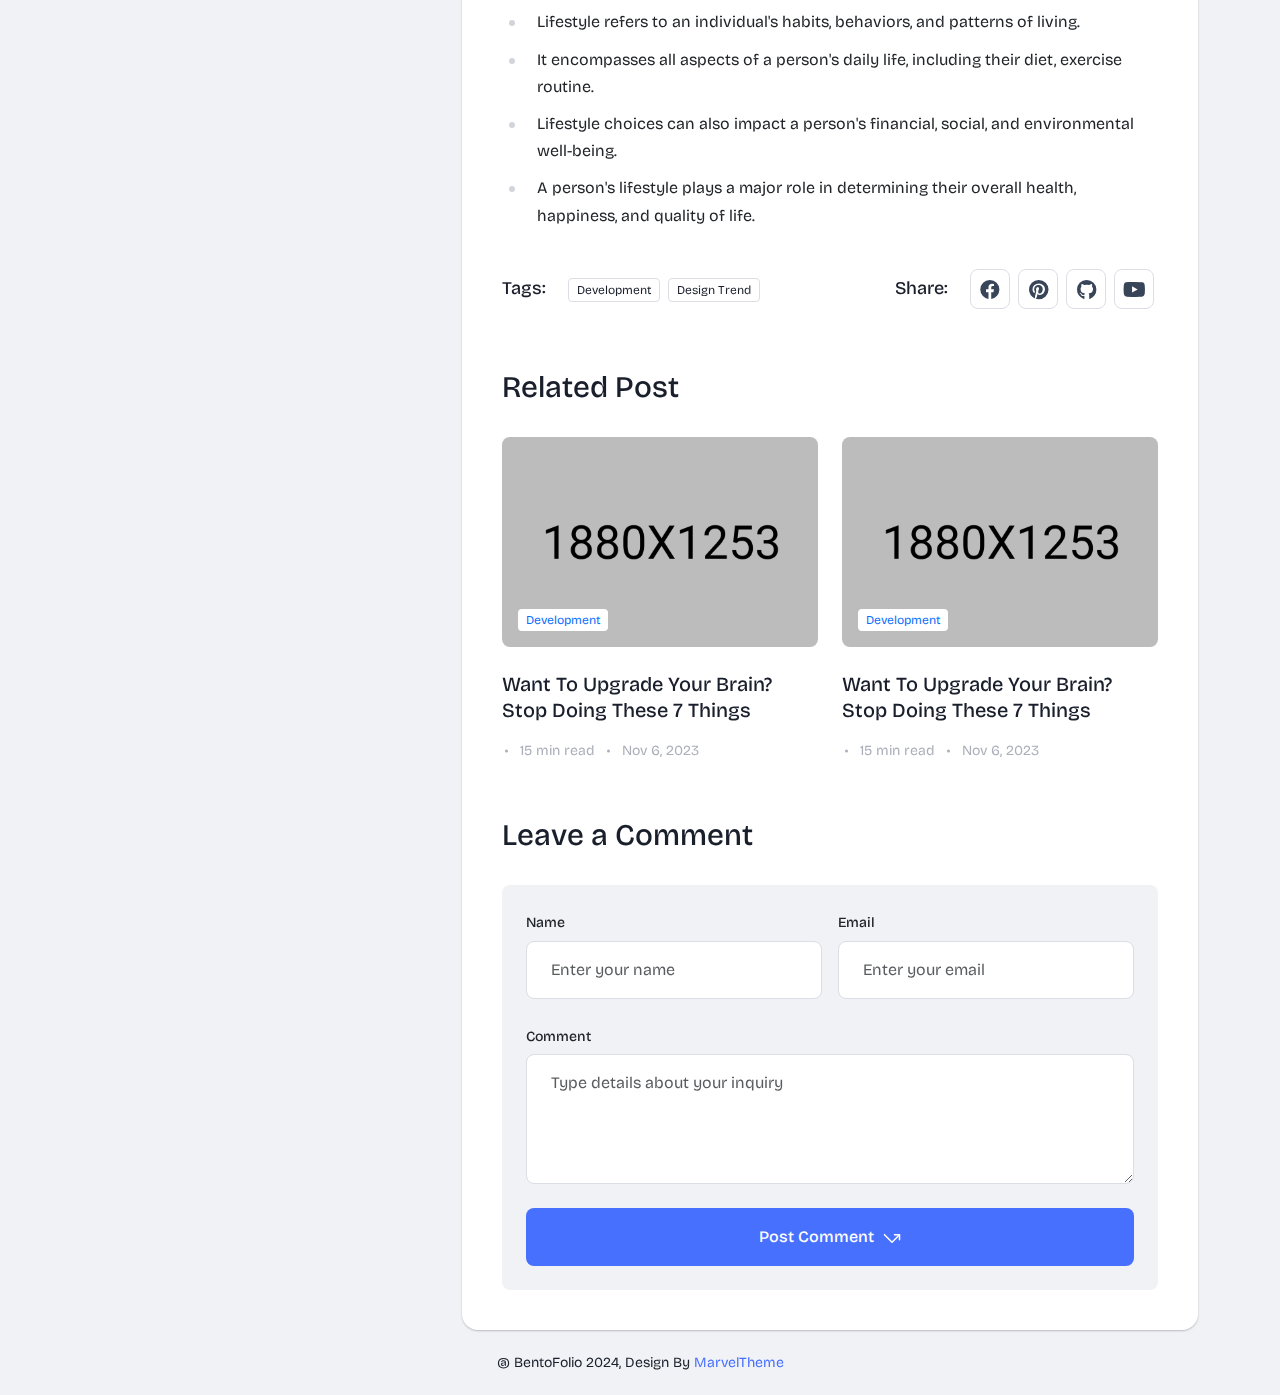
<file: article.html>
<!DOCTYPE html>
<html lang="en">

<head>
  <meta charset="UTF-8">
  <meta http-equiv="X-UA-Compatible" content="IE=edge">
  <title>Bentofolio - Bootstrap Personal Portfolio Template</title>
  <meta name="description" content="Bentofolio - Bootstrap Personal Portfolio Template">
  <meta name="viewport" content="width=device-width, initial-scale=1">

  <link rel="shortcut icon" type="image/x-icon" href="assets/img/favicon.svg">
  <!-- Place favicon.ico in the root directory -->

  <!-- CSS here -->
  <link rel="stylesheet" href="assets/css/bootstrap.min.css">
  <link rel="stylesheet" href="assets/fontawsome/css/all.min.css">
  <link rel="stylesheet" href="assets/fontawsome/css/fontawesome.min.css">
  <link rel="stylesheet" href="assets/css/slick.css">
  <link rel="stylesheet" href="assets/css/magnific-popup.css">
  <link rel="stylesheet" href="assets/css/style.css">
  <link rel="stylesheet" href="assets/css/responsive.css">
</head>

<body>
  <div id="page-content">
    <!-- header part start -->
    <header class="header-area">
      <nav class="navbar">
        <div class="container">
          <div class="menu-container">
            <div class="logo">
              <a class="navbar-brand me-0" href="index.html">
                <svg width="24" height="24" viewBox="0 0 24 24" fill="none" xmlns="http://www.w3.org/2000/svg">
                  <path
                    d="M0 1.5C0 1.10218 0.158035 0.720644 0.43934 0.43934C0.720644 0.158035 1.10218 0 1.5 0L9 0C9.39782 0 9.77936 0.158035 10.0607 0.43934C10.342 0.720644 10.5 1.10218 10.5 1.5V22.5C10.5 22.8978 10.342 23.2794 10.0607 23.5607C9.77936 23.842 9.39782 24 9 24H1.5C1.10218 24 0.720644 23.842 0.43934 23.5607C0.158035 23.2794 0 22.8978 0 22.5V1.5ZM13.5 1.5C13.5 1.10218 13.658 0.720644 13.9393 0.43934C14.2206 0.158035 14.6022 0 15 0L22.5 0C22.8978 0 23.2794 0.158035 23.5607 0.43934C23.842 0.720644 24 1.10218 24 1.5V9C24 9.39782 23.842 9.77936 23.5607 10.0607C23.2794 10.342 22.8978 10.5 22.5 10.5H15C14.6022 10.5 14.2206 10.342 13.9393 10.0607C13.658 9.77936 13.5 9.39782 13.5 9V1.5ZM13.5 15C13.5 14.6022 13.658 14.2206 13.9393 13.9393C14.2206 13.658 14.6022 13.5 15 13.5H22.5C22.8978 13.5 23.2794 13.658 23.5607 13.9393C23.842 14.2206 24 14.6022 24 15V22.5C24 22.8978 23.842 23.2794 23.5607 23.5607C23.2794 23.842 22.8978 24 22.5 24H15C14.6022 24 14.2206 23.842 13.9393 23.5607C13.658 23.2794 13.5 22.8978 13.5 22.5V15Z"
                    class="logo-icon" />
                </svg>
                <span>Bento<span class="primary">Folio</span></span>
              </a>
            </div>
            <div class="navbar-main d-flex flex-grow-1">
              <div class="logo inner-logo d-block d-xl-none">
                <a class="navbar-brand me-0" href="index.html">
                  <svg width="24" height="24" viewBox="0 0 24 24" fill="none" xmlns="http://www.w3.org/2000/svg">
                    <path
                      d="M0 1.5C0 1.10218 0.158035 0.720644 0.43934 0.43934C0.720644 0.158035 1.10218 0 1.5 0L9 0C9.39782 0 9.77936 0.158035 10.0607 0.43934C10.342 0.720644 10.5 1.10218 10.5 1.5V22.5C10.5 22.8978 10.342 23.2794 10.0607 23.5607C9.77936 23.842 9.39782 24 9 24H1.5C1.10218 24 0.720644 23.842 0.43934 23.5607C0.158035 23.2794 0 22.8978 0 22.5V1.5ZM13.5 1.5C13.5 1.10218 13.658 0.720644 13.9393 0.43934C14.2206 0.158035 14.6022 0 15 0L22.5 0C22.8978 0 23.2794 0.158035 23.5607 0.43934C23.842 0.720644 24 1.10218 24 1.5V9C24 9.39782 23.842 9.77936 23.5607 10.0607C23.2794 10.342 22.8978 10.5 22.5 10.5H15C14.6022 10.5 14.2206 10.342 13.9393 10.0607C13.658 9.77936 13.5 9.39782 13.5 9V1.5ZM13.5 15C13.5 14.6022 13.658 14.2206 13.9393 13.9393C14.2206 13.658 14.6022 13.5 15 13.5H22.5C22.8978 13.5 23.2794 13.658 23.5607 13.9393C23.842 14.2206 24 14.6022 24 15V22.5C24 22.8978 23.842 23.2794 23.5607 23.5607C23.2794 23.842 22.8978 24 22.5 24H15C14.6022 24 14.2206 23.842 13.9393 23.5607C13.658 23.2794 13.5 22.8978 13.5 22.5V15Z"
                      class="logo-icon" />
                  </svg>
                  <span>Bento<span class="primary">Folio</span></span>
                </a>
              </div>
              <ul class="navbar-info mx-auto">
                <li class="nav-item">
                  <a class="nav-link" aria-current="page" href="index.html">
                    <svg class="nav-icon" viewBox="0 0 15 15" fill="none" xmlns="http://www.w3.org/2000/svg">
                      <path
                        d="M13.475 4.92481L9.03083 1.46814C8.64082 1.16473 8.1608 1 7.66667 1C7.17254 1 6.69251 1.16473 6.3025 1.46814L1.8575 4.92481C1.59037 5.13254 1.37424 5.39858 1.22563 5.7026C1.07701 6.00662 0.99984 6.34058 1 6.67897V12.679C1 13.121 1.17559 13.5449 1.48816 13.8575C1.80072 14.17 2.22464 14.3456 2.66667 14.3456H12.6667C13.1087 14.3456 13.5326 14.17 13.8452 13.8575C14.1577 13.5449 14.3333 13.121 14.3333 12.679V6.67897C14.3333 5.99314 14.0167 5.34564 13.475 4.92481Z"
                        stroke-width="1.4" stroke-linecap="round" stroke-linejoin="round" />
                      <path d="M10.9753 10.1665C9.13359 11.2773 6.14859 11.2773 4.30859 10.1665" stroke-width="1.4"
                        stroke-linecap="round" stroke-linejoin="round" />
                    </svg>

                    <span>Home</span>
                  </a>
                </li>
                <li class="nav-item">
                  <a class="nav-link" href="about.html">
                    <svg class="nav-icon" viewBox="0 0 18 18" fill="none" xmlns="http://www.w3.org/2000/svg">
                      <path
                        d="M9 9.8335C9.66304 9.8335 10.2989 9.5701 10.7678 9.10126C11.2366 8.63242 11.5 7.99654 11.5 7.3335C11.5 6.67045 11.2366 6.03457 10.7678 5.56573C10.2989 5.09689 9.66304 4.8335 9 4.8335C8.33696 4.8335 7.70107 5.09689 7.23223 5.56573C6.76339 6.03457 6.5 6.67045 6.5 7.3335C6.5 7.99654 6.76339 8.63242 7.23223 9.10126C7.70107 9.5701 8.33696 9.8335 9 9.8335Z"
                        stroke-width="1.4" stroke-linecap="round" stroke-linejoin="round" />
                      <path
                        d="M9 1.5C15 1.5 16.5 3 16.5 9C16.5 15 15 16.5 9 16.5C3 16.5 1.5 15 1.5 9C1.5 3 3 1.5 9 1.5Z"
                        stroke-width="1.4" stroke-linecap="round" stroke-linejoin="round" />
                      <path
                        d="M4 15.7085V15.6668C4 14.7828 4.35119 13.9349 4.97631 13.3098C5.60143 12.6847 6.44928 12.3335 7.33333 12.3335H10.6667C11.5507 12.3335 12.3986 12.6847 13.0237 13.3098C13.6488 13.9349 14 14.7828 14 15.6668V15.7085"
                        stroke-width="1.4" stroke-linecap="round" stroke-linejoin="round" />
                    </svg>
                    About
                  </a>
                </li>
                <li class="nav-item">
                  <a class="nav-link" href="services.html">
                    <svg class="nav-icon" viewBox="0 0 16 16" fill="none" xmlns="http://www.w3.org/2000/svg">
                      <path d="M7.99967 1.3335L1.33301 4.66683L7.99967 8.00016L14.6663 4.66683L7.99967 1.3335Z"
                        stroke-width="1.4" stroke-linecap="round" stroke-linejoin="round" />
                      <path d="M1.33301 8L7.99967 11.3333L14.6663 8" stroke-width="1.4" stroke-linecap="round"
                        stroke-linejoin="round" />
                      <path d="M1.33301 11.3335L7.99967 14.6668L14.6663 11.3335" stroke-width="1.4"
                        stroke-linecap="round" stroke-linejoin="round" />
                    </svg>
                    Services
                  </a>
                </li>
                <li class="nav-item">
                  <a class="nav-link" href="portfolio.html">
                    <svg class="nav-icon" viewBox="0 0 18 17" fill="none" xmlns="http://www.w3.org/2000/svg">
                      <path
                        d="M2.00326 3.99733L7.95159 1.40649C8.04974 1.36442 8.15533 1.34243 8.26212 1.34181C8.3689 1.34119 8.47473 1.36196 8.57337 1.40289C8.67201 1.44382 8.76145 1.50408 8.83642 1.58013C8.9114 1.65617 8.97039 1.74646 9.00992 1.84566L13.1133 11.764C13.1985 11.9651 13.2014 12.1917 13.1213 12.3949C13.0412 12.5982 12.8845 12.7618 12.6849 12.8507L6.73742 15.4415C6.63922 15.4837 6.53356 15.5058 6.42668 15.5065C6.3198 15.5072 6.21387 15.4864 6.11514 15.4455C6.0164 15.4046 5.92688 15.3442 5.85184 15.2681C5.7768 15.192 5.71778 15.1016 5.67826 15.0023L1.57492 5.08316C1.48963 4.88204 1.48673 4.65546 1.56684 4.45222C1.64696 4.24898 1.80367 4.08616 2.00326 3.99733Z"
                        stroke-width="1.4" stroke-linecap="round" stroke-linejoin="round" />
                      <path
                        d="M11.5 1.3335H12.3333C12.5543 1.3335 12.7663 1.42129 12.9226 1.57757C13.0789 1.73385 13.1667 1.94582 13.1667 2.16683V5.0835"
                        stroke-width="1.4" stroke-linecap="round" stroke-linejoin="round" />
                      <path
                        d="M15.6663 3C15.8863 3.09333 16.0997 3.18083 16.3063 3.2625C16.5098 3.34882 16.6706 3.51241 16.7534 3.71729C16.8362 3.92217 16.8343 4.15155 16.748 4.355L14.833 8.83334"
                        stroke-width="1.4" stroke-linecap="round" stroke-linejoin="round" />
                    </svg>
                    Works
                  </a>
                </li>
                <li class="nav-item">
                  <a class="nav-link active" href="blog.html">
                    <svg class="nav-icon" viewBox="0 0 17 16" fill="none" xmlns="http://www.w3.org/2000/svg">
                      <path
                        d="M12.1663 6.16676L13.4163 4.91676C13.6352 4.69789 13.8088 4.43805 13.9273 4.15208C14.0457 3.86612 14.1067 3.55962 14.1067 3.25009C14.1067 2.94056 14.0457 2.63406 13.9273 2.3481C13.8088 2.06213 13.6352 1.80229 13.4163 1.58342C13.1975 1.36455 12.9376 1.19094 12.6517 1.07248C12.3657 0.954033 12.0592 0.893066 11.7497 0.893066C11.4401 0.893066 11.1336 0.954033 10.8477 1.07248C10.5617 1.19094 10.3019 1.36455 10.083 1.58342L1.33301 10.3334V13.6668H4.66634L6.33301 12.0001"
                        stroke-width="1.4" stroke-linecap="round" stroke-linejoin="round" />
                      <path
                        d="M13.0004 15.3335L15.7921 12.5968C15.9633 12.4307 16.0995 12.232 16.1926 12.0124C16.2857 11.7927 16.3339 11.5567 16.3343 11.3181C16.3347 11.0796 16.2873 10.8434 16.1948 10.6235C16.1024 10.4035 15.9669 10.2044 15.7963 10.0377C15.448 9.69712 14.9806 9.50602 14.4935 9.50509C14.0065 9.50415 13.5383 9.69346 13.1888 10.0327L13.0021 10.216L12.8163 10.0327C12.4681 9.69237 12.0008 9.50143 11.5139 9.50049C11.0271 9.49956 10.5591 9.68871 10.2096 10.0277C10.0383 10.1937 9.9021 10.3924 9.80891 10.612C9.71572 10.8316 9.66746 11.0677 9.667 11.3062C9.66653 11.5447 9.71386 11.781 9.80619 12.0009C9.89853 12.2209 10.034 12.4201 10.2046 12.5868L13.0004 15.3335Z"
                        stroke-width="1.4" stroke-linecap="round" stroke-linejoin="round" />
                    </svg>
                    Blog
                  </a>
                </li>
                <li class="nav-item">
                  <a class="nav-link" href="contact.html">
                    <svg class="nav-icon" viewBox="0 0 18 17" fill="none" xmlns="http://www.w3.org/2000/svg">
                      <path d="M5.66699 5.5H12.3337" stroke-width="1.4" stroke-linecap="round"
                        stroke-linejoin="round" />
                      <path d="M5.66699 8.8335H10.667" stroke-width="1.4" stroke-linecap="round"
                        stroke-linejoin="round" />
                      <path
                        d="M14 1.3335C14.663 1.3335 15.2989 1.59689 15.7678 2.06573C16.2366 2.53457 16.5 3.17045 16.5 3.8335V10.5002C16.5 11.1632 16.2366 11.7991 15.7678 12.2679C15.2989 12.7368 14.663 13.0002 14 13.0002H9.83333L5.66667 15.5002V13.0002H4C3.33696 13.0002 2.70107 12.7368 2.23223 12.2679C1.76339 11.7991 1.5 11.1632 1.5 10.5002V3.8335C1.5 3.17045 1.76339 2.53457 2.23223 2.06573C2.70107 1.59689 3.33696 1.3335 4 1.3335H14Z"
                        stroke-width="1.4" stroke-linecap="round" stroke-linejoin="round" />
                    </svg>
                    Contact
                  </a>
                </li>
              </ul>
              <div class="header-right-info d-flex align-items-center">
                <button class="theme-control-btn">
                  <span class="dark">
                    <svg width="24" height="24" viewBox="0 0 24 24" fill="none" xmlns="http://www.w3.org/2000/svg">
                      <path
                        d="M11.8005 3C10.207 3.0003 8.64356 3.44286 7.27683 4.28049C5.91011 5.11811 4.79139 6.31937 4.04002 7.75612C3.28865 9.19288 2.93281 10.8112 3.01046 12.4386C3.08811 14.0659 3.59633 15.6411 4.48091 16.9963C5.3655 18.3514 6.59326 19.4356 8.03324 20.1333C9.47322 20.8309 11.0714 21.1157 12.6573 20.9574C14.2432 20.7991 15.7573 20.2036 17.0381 19.2344C18.319 18.2652 19.3185 16.9587 19.9301 15.4542C20.2302 14.7162 19.5111 13.9746 18.7875 14.2752C17.5475 14.7888 16.1706 14.8418 14.8963 14.425C13.622 14.0082 12.5308 13.1479 11.8126 11.9937C11.0943 10.8396 10.7943 9.4645 10.9648 8.10764C11.1353 6.75077 11.7655 5.49792 12.7458 4.5669L12.8136 4.4949C13.2986 3.9279 12.913 3.0072 12.1464 3.0072H11.9122L11.8524 3.0018L11.7996 3H11.8005Z"
                        fill="#1A1F2C" />
                    </svg>
                    <small class="theme-text d-block d-xl-none">Change appearance</small>
                  </span>
                  <span class="light">
                    <svg width="24" height="24" viewBox="0 0 24 24" fill="none" xmlns="http://www.w3.org/2000/svg">
                      <path
                        d="M12 19C12.2449 19 12.4813 19.09 12.6644 19.2527C12.8474 19.4155 12.9643 19.6397 12.993 19.883L13 20V21C12.9997 21.2549 12.9021 21.5 12.7272 21.6854C12.5522 21.8707 12.313 21.9822 12.0586 21.9972C11.8042 22.0121 11.5536 21.9293 11.3582 21.7657C11.1627 21.6021 11.0371 21.3701 11.007 21.117L11 21V20C11 19.7348 11.1054 19.4804 11.2929 19.2929C11.4804 19.1054 11.7348 19 12 19Z"
                        fill="#FD7E41" />
                      <path
                        d="M18.3127 16.9099L18.4067 16.9929L19.1067 17.6929C19.2861 17.8729 19.3902 18.1144 19.398 18.3683C19.4057 18.6223 19.3165 18.8697 19.1485 19.0602C18.9804 19.2508 18.7462 19.3702 18.4933 19.3943C18.2403 19.4184 17.9877 19.3454 17.7867 19.1899L17.6927 19.1069L16.9927 18.4069C16.8202 18.2347 16.7165 18.0053 16.7012 17.7619C16.6859 17.5186 16.76 17.278 16.9097 17.0855C17.0593 16.893 17.2741 16.7618 17.5137 16.7166C17.7533 16.6713 18.0012 16.7152 18.2107 16.8399L18.3127 16.9099Z"
                        fill="#FD7E41" />
                      <path
                        d="M7.00747 16.993C7.17965 17.1652 7.28308 17.3943 7.29836 17.6373C7.31364 17.8803 7.23972 18.1206 7.09047 18.313L7.00747 18.407L6.30747 19.107C6.12751 19.2863 5.88604 19.3905 5.63209 19.3982C5.37814 19.406 5.13076 19.3168 4.94019 19.1487C4.74963 18.9807 4.63017 18.7464 4.60607 18.4935C4.58198 18.2406 4.65506 17.988 4.81047 17.787L4.89347 17.693L5.59347 16.993C5.781 16.8055 6.03531 16.7002 6.30047 16.7002C6.56563 16.7002 6.81994 16.8055 7.00747 16.993Z"
                        fill="#FD7E41" />
                      <path
                        d="M3.99987 11C4.25475 11.0003 4.4999 11.0979 4.68524 11.2728C4.87057 11.4478 4.9821 11.687 4.99704 11.9414C5.01198 12.1958 4.92919 12.4464 4.7656 12.6418C4.60201 12.8373 4.36996 12.9629 4.11687 12.993L3.99987 13H2.99987C2.74499 12.9997 2.49984 12.9021 2.3145 12.7272C2.12916 12.5522 2.01763 12.313 2.0027 12.0586C1.98776 11.8042 2.07054 11.5536 2.23413 11.3582C2.39772 11.1627 2.62977 11.0371 2.88287 11.007L2.99987 11H3.99987Z"
                        fill="#FD7E41" />
                      <path
                        d="M20.9999 11C21.2547 11.0003 21.4999 11.0979 21.6852 11.2728C21.8706 11.4478 21.9821 11.687 21.997 11.9414C22.012 12.1958 21.9292 12.4464 21.7656 12.6418C21.602 12.8373 21.37 12.9629 21.1169 12.993L20.9999 13H19.9999C19.745 12.9997 19.4998 12.9021 19.3145 12.7272C19.1292 12.5522 19.0176 12.313 19.0027 12.0586C18.9878 11.8042 19.0705 11.5536 19.2341 11.3582C19.3977 11.1627 19.6298 11.0371 19.8829 11.007L19.9999 11H20.9999Z"
                        fill="#FD7E41" />
                      <path
                        d="M6.21264 4.80985L6.30664 4.89285L7.00664 5.59285C7.18599 5.77281 7.29011 6.01429 7.29787 6.26824C7.30562 6.52219 7.21642 6.76957 7.04839 6.96013C6.88036 7.1507 6.64609 7.27016 6.39316 7.29425C6.14024 7.31834 5.88763 7.24526 5.68664 7.08985L5.59264 7.00685L4.89264 6.30685C4.72073 6.13453 4.61757 5.90543 4.6025 5.66248C4.58744 5.41954 4.6615 5.17945 4.8108 4.98721C4.9601 4.79497 5.1744 4.66378 5.41351 4.61824C5.65262 4.57271 5.90013 4.61594 6.10964 4.73985L6.21264 4.80985Z"
                        fill="#FD7E41" />
                      <path
                        d="M19.1071 4.89288C19.2793 5.06508 19.3827 5.29418 19.398 5.5372C19.4132 5.78023 19.3393 6.02048 19.1901 6.21288L19.1071 6.30688L18.4071 7.00688C18.2271 7.18623 17.9856 7.29036 17.7317 7.29811C17.4777 7.30587 17.2304 7.21667 17.0398 7.04864C16.8492 6.8806 16.7298 6.64633 16.7057 6.39341C16.6816 6.14049 16.7547 5.88788 16.9101 5.68688L16.9931 5.59288L17.6931 4.89288C17.8806 4.70541 18.1349 4.6001 18.4001 4.6001C18.6652 4.6001 18.9196 4.70541 19.1071 4.89288Z"
                        fill="#FD7E41" />
                      <path
                        d="M12 2C12.2449 2.00003 12.4813 2.08996 12.6644 2.25272C12.8474 2.41547 12.9643 2.63975 12.993 2.883L13 3V4C12.9997 4.25488 12.9021 4.50003 12.7272 4.68537C12.5522 4.8707 12.313 4.98223 12.0586 4.99717C11.8042 5.01211 11.5536 4.92933 11.3582 4.76573C11.1627 4.60214 11.0371 4.3701 11.007 4.117L11 4V3C11 2.73478 11.1054 2.48043 11.2929 2.29289C11.4804 2.10536 11.7348 2 12 2Z"
                        fill="#FD7E41" />
                      <path
                        d="M12 7C12.9797 6.99994 13.9378 7.28769 14.7553 7.8275C15.5729 8.36731 16.2138 9.1354 16.5986 10.0364C16.9833 10.9373 17.0949 11.9315 16.9195 12.8953C16.7441 13.8592 16.2893 14.7502 15.6118 15.4579C14.9343 16.1655 14.0638 16.6585 13.1085 16.8756C12.1532 17.0928 11.1552 17.0245 10.2383 16.6793C9.3215 16.334 8.52629 15.7271 7.95146 14.9338C7.37663 14.1405 7.04752 13.1958 7.005 12.217L7 12L7.005 11.783C7.06092 10.4958 7.61161 9.27978 8.54222 8.38866C9.47284 7.49754 10.7115 7.00007 12 7Z"
                        fill="#FD7E41" />
                    </svg>
                    <small class="theme-text d-block d-xl-none">Change appearance</small>
                  </span>
                </button>
                <a href="contact.html" class="lets-talk-btn">
                  Let's Talk
                  <svg class="icon" width="20" height="20" viewBox="0 0 20 20" fill="none"
                    xmlns="http://www.w3.org/2000/svg">
                    <path d="M17.5 11.6665V6.6665H12.5" stroke="white" stroke-width="1.5" stroke-linecap="round"
                      stroke-linejoin="round" />
                    <path d="M17.5 6.6665L10 14.1665L2.5 6.6665" stroke="white" stroke-width="1.5"
                      stroke-linecap="round" stroke-linejoin="round" />
                  </svg>
                </a>
              </div>
            </div>
            <div class="mobile-menu-overlay d-block d-lg-none"></div>
            <div class="mobile-menu-control-bar d-block d-xl-none">
              <button class="mobile-menu-control-bar">
                <i class="fas fa-bars"></i>
              </button>
            </div>
          </div>
        </div>
      </nav>
    </header>
    <!-- header part end -->

    <!-- main area part start -->
    <main>

      <section class="content-box-area mt-4">
        <div class="container">
          <div class="row g-4">
            <div class="col-xl-4">
              <div class="card profile-card">
                <div class="card-body">
                  <div class="image text-center">
                    <img src="assets/img/images/profile.png" alt="profile">
                  </div>
                  <div class="text">
                    <h3 class="card-title">Cris Rayaan 👋</h3>
                    <p>A Passionate <span>Full Stack Developer</span> 🖥️ & <span>Product Designer</span> having
                      <span>12
                        years</span> of Experiences over 24+
                      Country Worldwide.</p>
                    <div class="common-button-groups">
                      <a class="btn btn-call" href="#">
                        <svg class="icon" width="25" height="24" viewBox="0 0 25 24" fill="none"
                          xmlns="http://www.w3.org/2000/svg">
                          <path
                            d="M5.5 4H9.5L11.5 9L9 10.5C10.071 12.6715 11.8285 14.429 14 15.5L15.5 13L20.5 15V19C20.5 19.5304 20.2893 20.0391 19.9142 20.4142C19.5391 20.7893 19.0304 21 18.5 21C14.5993 20.763 10.9202 19.1065 8.15683 16.3432C5.3935 13.5798 3.73705 9.90074 3.5 6C3.5 5.46957 3.71071 4.96086 4.08579 4.58579C4.46086 4.21071 4.96957 4 5.5 4Z"
                            stroke="white" stroke-width="1.5" stroke-linecap="round" stroke-linejoin="round" />
                          <path
                            d="M15.5 7C16.0304 7 16.5391 7.21071 16.9142 7.58579C17.2893 7.96086 17.5 8.46957 17.5 9"
                            stroke="white" stroke-width="1.5" stroke-linecap="round" stroke-linejoin="round" />
                          <path d="M15.5 3C17.0913 3 18.6174 3.63214 19.7426 4.75736C20.8679 5.88258 21.5 7.4087 21.5 9"
                            stroke="white" stroke-width="1.5" stroke-linecap="round" stroke-linejoin="round" />
                        </svg>
                        Book A call
                      </a>
                      <button class="btn btn-copy" data-clipboard-text="example@example.com">
                        <svg class="icon" width="24" height="24" viewBox="0 0 24 24" fill="none"
                          xmlns="http://www.w3.org/2000/svg">
                          <path
                            d="M8 10C8 9.46957 8.21071 8.96086 8.58579 8.58579C8.96086 8.21071 9.46957 8 10 8H18C18.5304 8 19.0391 8.21071 19.4142 8.58579C19.7893 8.96086 20 9.46957 20 10V18C20 18.5304 19.7893 19.0391 19.4142 19.4142C19.0391 19.7893 18.5304 20 18 20H10C9.46957 20 8.96086 19.7893 8.58579 19.4142C8.21071 19.0391 8 18.5304 8 18V10Z"
                            stroke-width="1.5" stroke-linecap="round" stroke-linejoin="round" />
                          <path
                            d="M16 8V6C16 5.46957 15.7893 4.96086 15.4142 4.58579C15.0391 4.21071 14.5304 4 14 4H6C5.46957 4 4.96086 4.21071 4.58579 4.58579C4.21071 4.96086 4 5.46957 4 6V14C4 14.5304 4.21071 15.0391 4.58579 15.4142C4.96086 15.7893 5.46957 16 6 16H8"
                            stroke-width="1.5" stroke-linecap="round" stroke-linejoin="round" />
                        </svg>
                        Copy Email
                      </button>
                    </div>
                    <div class="social-media-icon">
                      <ul class="list-unstyled">
                        <li><a href="#"><i class="fab fa-facebook"></i></a></li>
                        <li><a href="#"><i class="fab fa-pinterest"></i></a></li>
                        <li><a href="#"><i class="fab fa-github"></i></a></li>
                        <li><a href="#"><i class="fab fa-youtube"></i></a></li>
                      </ul>
                    </div>
                  </div>
                </div>
              </div>
            </div>
            <div class="col-xl-8">
              <div class="card content-box-card">
                <div class="card-body portfolio-card article-details-card">
                  <div class="article-details-area">
                    <div class="main-image">
                      <img src="assets/img/blog/blog-img-1.jpg" alt="blog-img-1" class="img-fluid w-100">
                    </div>
                    <ul class="list-unstyled article-tags">
                      <li>15 min read</li>
                      <li>Nov 6, 2023</li>
                      <li>1.5k Views</li>
                    </ul>
                    <div class="article-details-text">
                      <h3 class="main-title">Want To Upgrade Your Brain? Stop Doing 7 Things</h3>
                      <p>Mastering the Art of Email Marketing tips for Success pattern of living, including their
                        behaviors, habits, and daily routines. It encompasses everything from their diet, exercise
                        routines, and sleep habits to their recreational activities, social interactions, and work
                        habits.
                        A person's lifestyle plays a significant role in determining their overall well-being, including
                        their physical and mental health, as well as their happiness and satisfaction with life. A
                        healthy
                        lifestyle, which includes a balanced diet, regular exercise, and a healthy sleep pattern, can
                        improve an individual's quality of life
                      </p>
                      <p>A healthy lifestyle, which includes a balanced diet, regular exercise, and a healthy sleep
                        pattern, can improve an individual's quality of life and reduce the risk of chronic diseases. On
                        the other hand, unhealthy lifestyle habits, such as smoking, excessive alcohol consumption, and
                        a
                        sedentary lifestyle, can have negative impacts on one's health and well-being. Thus, making
                        intentional choices about one's lifestyle can lead to improved health, happiness, and longevity.
                      </p>
                      <blockquote>
                        <p>
                          " There are many different forms of travel, including road trips,
                          cruises, backpacking, and more, each offering its own unique set of
                          experiences and adventures. "
                        </p>
                      </blockquote>
                      <p>The Role of Storytelling in Email Marketing CampaignsEmail Marketing Automation: Streamlining
                        Your Campaigns for Results can improve an individual's quality of life and reduce the risk of
                        chronic diseases. On the other hand, unhealthy lifestyle habits, such as smoking, excessive
                        alcohol consumption, and a sedentary lifestyle, can have negative impacts on one's health and
                        well-being. Thus, making intentional choices about one's lifestyle can lead to improved health,
                        happiness, and longevity</p>
                      <h3 class="main-title inner-title">The Role of Storytelling in Email Marketing</h3>
                      <p>Lifestyle refers to an individual's habits, behaviors, and patterns of living. encompasses all
                        aspects of a person's daily life, including their diet, exercise routine Lifestyle choices can
                        also impact a person's financial, social, and environmental well-being. A person's lifestyle
                        plays
                        a major role in determining their overall health, happy happiness, and longevity.
                      </p>
                      <ul class="list-unstyled listed-info">
                        <li>Lifestyle refers to an individual's habits, behaviors, and patterns of living.</li>
                        <li>It encompasses all aspects of a person's daily life, including their diet, exercise routine.
                        </li>
                        <li>Lifestyle choices can also impact a person's financial, social, and environmental
                          well-being.
                        </li>
                        <li>A person's lifestyle plays a major role in determining their overall health, happiness, and
                          quality of life.</li>
                      </ul>
                      <div class="tags-and-share">
                        <div class="tags">
                          <h3 class="title">Tags:</h3>
                          <ul class="list-unstyled">
                            <li><a href="#">Development</a></li>
                            <li><a href="#">Design Trend</a></li>
                          </ul>
                        </div>
                        <div class="share">
                          <h3 class="title">Share:</h3>
                          <div class="social-media-icon mt-0">
                            <ul class="list-unstyled">
                              <li><a href="#"><i class="fab fa-facebook"></i></a></li>
                              <li><a href="#"><i class="fab fa-pinterest"></i></a></li>
                              <li><a href="#"><i class="fab fa-github"></i></a></li>
                              <li><a href="#"><i class="fab fa-youtube"></i></a></li>
                            </ul>
                          </div>
                        </div>
                      </div>
                      <div class="related-post">
                        <h2 class="main-common-title">Related Post
                        </h2>
                        <div class="row g-4">
                          <div class="col-md-6">
                            <div class="article-publications-item">
                              <div class="image">
                                <a href="article.html" class="d-block w-100">
                                  <img src="assets/img/blog/blog-img-1.jpg" alt="blog-img-1" class="img-fluid w-100">
                                </a>
                                <a href="article.html" class="tags">Development</a>
                              </div>
                              <div class="text">
                                <a href="article.html" class="title">Want To Upgrade Your Brain? Stop Doing These 7
                                  Things</a>
                                <ul class="list-unstyled">
                                  <li>15 min read</li>
                                  <li>Nov 6, 2023</li>
                                </ul>
                              </div>
                            </div>
                          </div>
                          <div class="col-md-6">
                            <div class="article-publications-item">
                              <div class="image">
                                <a href="article.html" class="d-block w-100">
                                  <img src="assets/img/blog/blog-img-2.jpg" alt="blog-img-2" class="img-fluid w-100">
                                </a>
                                <a href="article.html" class="tags">Development</a>
                              </div>
                              <div class="text">
                                <a href="article.html" class="title">Want To Upgrade Your Brain? Stop Doing These 7
                                  Things</a>
                                <ul class="list-unstyled">
                                  <li>15 min read</li>
                                  <li>Nov 6, 2023</li>
                                </ul>
                              </div>
                            </div>
                          </div>
                        </div>
                      </div>
                      <div class="leave-comments-area">
                        <h2 class="main-common-title">Leave a Comment
                        </h2>
                        <div class="comments-box">
                          <div class="row gx-3">
                            <div class="col-md-6">
                              <div class="mb-4">
                                <label class="form-label">Name</label>
                                <input type="text" class="form-control shadow-none" placeholder="Enter your name">
                              </div>
                            </div>
                            <div class="col-md-6">
                              <div class="mb-4">
                                <label class="form-label">Email</label>
                                <input type="text" class="form-control shadow-none" placeholder="Enter your email">
                              </div>
                            </div>
                            <div class="col-md-12">
                              <div class="mb-4">
                                <label class="form-label">Comment</label>
                                <textarea class="form-control shadow-none" rows="4"
                                  placeholder="Type details about your inquiry"></textarea>
                              </div>
                            </div>
                            <div class="col-md-12">
                              <button class="submit-btn" type="submit">
                                Post Comment
                                <svg class="icon" width="20" height="20" viewBox="0 0 20 20" fill="none"
                                  xmlns="http://www.w3.org/2000/svg">
                                  <path d="M17.5 11.6665V6.6665H12.5" stroke="white" stroke-width="1.5"
                                    stroke-linecap="round" stroke-linejoin="round"></path>
                                  <path d="M17.5 6.6665L10 14.1665L2.5 6.6665" stroke="white" stroke-width="1.5"
                                    stroke-linecap="round" stroke-linejoin="round"></path>
                                </svg>
                              </button>
                            </div>
                          </div>
                        </div>
                      </div>
                    </div>
                  </div>
                </div>
              </div>
            </div>
          </div>
        </div>
      </section>

      <!-- background shape area start -->
      <div class="background-shapes">
        <div class="shape-1 common-shape">
          <img src="assets/img/bg/banner-shape-1.png" alt="banner-shape-1">
        </div>
        <div class="shape-2 common-shape">
          <img src="assets/img/bg/banner-shape-1.png" alt="banner-shape-1">
        </div>
        <div class="threed-shape-1 move-with-cursor" data-value="1">
          <img src="assets/img/bg/object-3d-1.png" alt="object-3d-1">
        </div>
        <div class="threed-shape-2 move-with-cursor" data-value="1">
          <img src="assets/img/bg/object-3d-2.png" alt="object-3d-2">
        </div>
      </div>
      <!-- background shape area end -->
    </main>
    <!-- main area part end -->

    <!-- footer part start -->
    <footer class="footer-area">
      <div class="container">
        <div class="text text-center">
          <p>@ BentoFolio 2024, Design By <a href="#">MarvelTheme</a></p>
        </div>
      </div>
    </footer>
    <!-- footer part end -->
  </div>

  <!-- JS here -->
  <script src="assets/js/vendor/jquery-3.6.0.min.js"></script>
  <script src="assets/js/bootstrap.bundle.min.js"></script>
  <script src="assets/js/jquery.magnific-popup.min.js"></script>
  <script src="assets/js/ajax-form.js"></script>
  <script src="assets/js/clipboard.min.js"></script>
  <script src="assets/js/slick.min.js"></script>
  <script src="assets/js/script.js"></script>
</body>


</html>
</file>
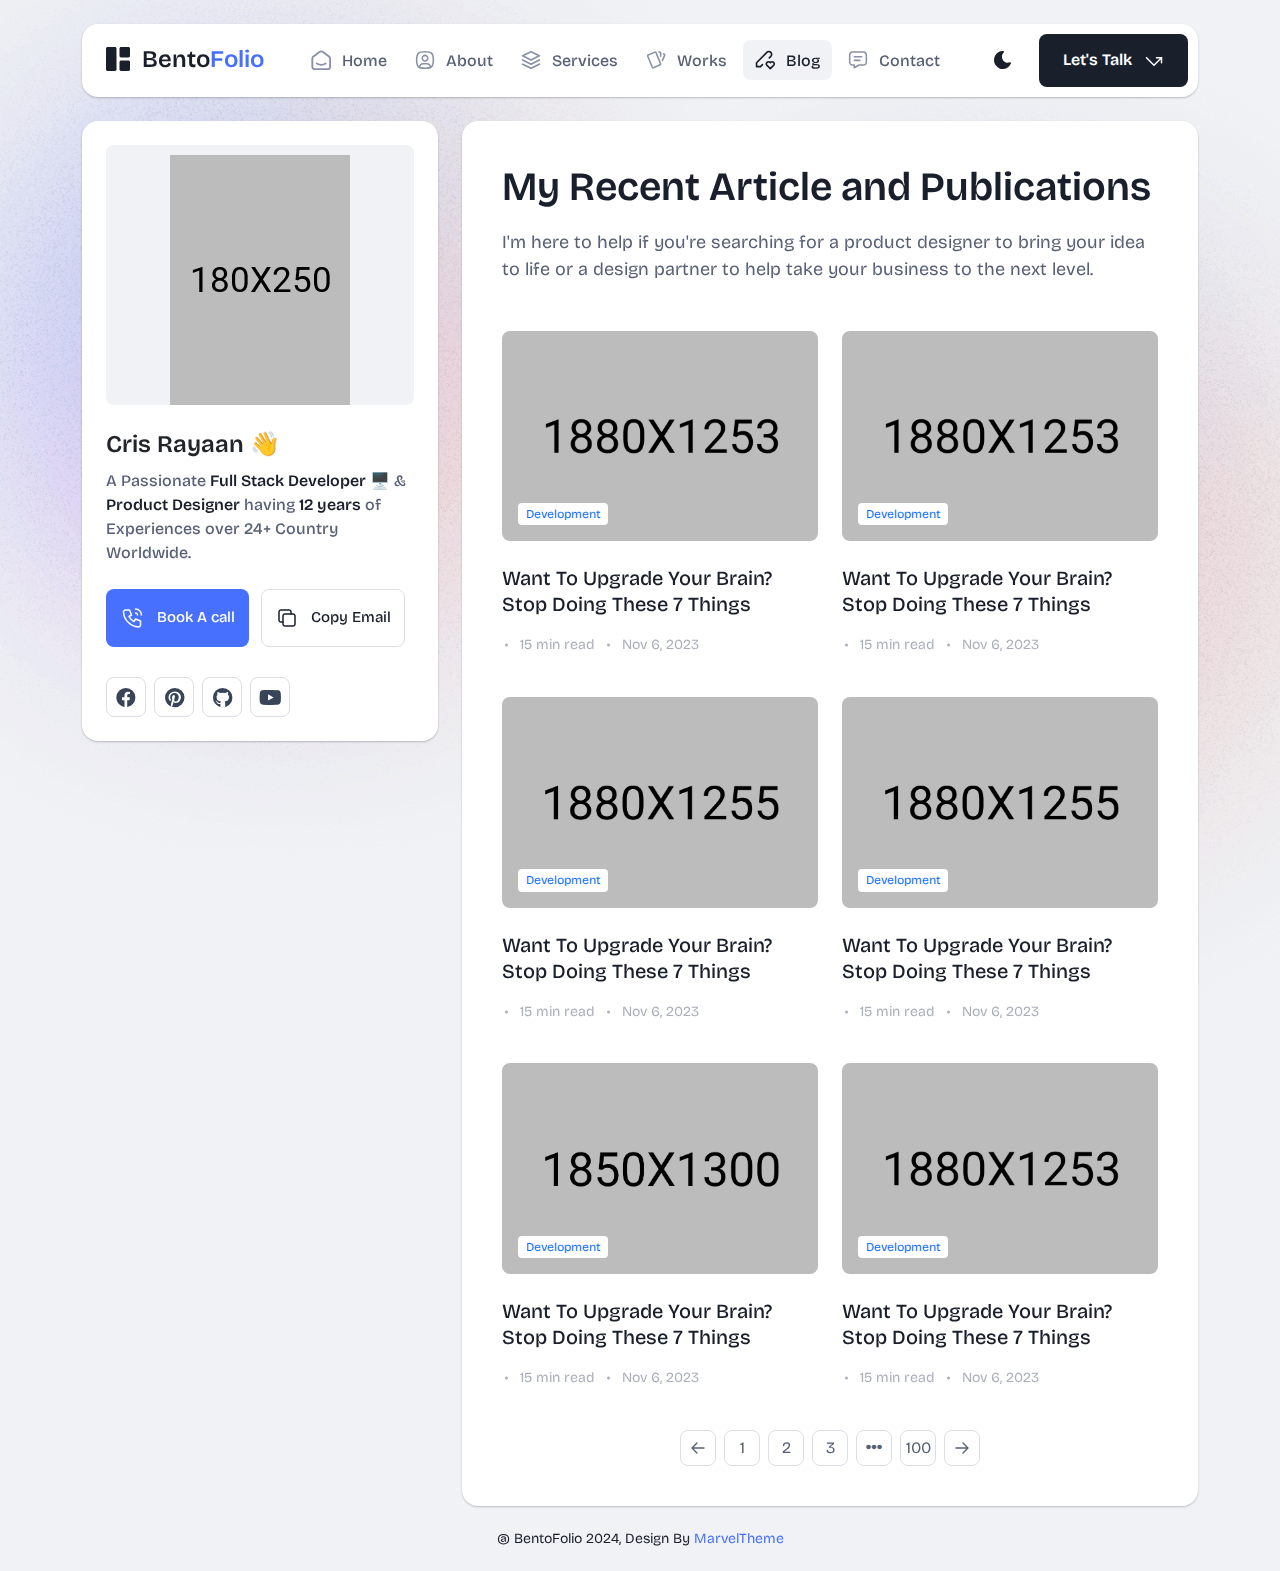
<file: blog.html>
<!DOCTYPE html>
<html lang="en">

<head>
  <meta charset="UTF-8">
  <meta http-equiv="X-UA-Compatible" content="IE=edge">
  <title>Bentofolio - Bootstrap Personal Portfolio Template</title>
  <meta name="description" content="Bentofolio - Bootstrap Personal Portfolio Template">
  <meta name="viewport" content="width=device-width, initial-scale=1">

  <link rel="shortcut icon" type="image/x-icon" href="assets/img/favicon.svg">
  <!-- Place favicon.ico in the root directory -->

  <!-- CSS here -->
  <link rel="stylesheet" href="assets/css/bootstrap.min.css">
  <link rel="stylesheet" href="assets/fontawsome/css/all.min.css">
  <link rel="stylesheet" href="assets/fontawsome/css/fontawesome.min.css">
  <link rel="stylesheet" href="assets/css/slick.css">
  <link rel="stylesheet" href="assets/css/magnific-popup.css">
  <link rel="stylesheet" href="assets/css/style.css">
  <link rel="stylesheet" href="assets/css/responsive.css">
</head>

<body>
  <div id="page-content">
    <!-- header part start -->
    <header class="header-area">
      <nav class="navbar">
        <div class="container">
          <div class="menu-container">
            <div class="logo">
              <a class="navbar-brand me-0" href="index.html">
                <svg width="24" height="24" viewBox="0 0 24 24" fill="none" xmlns="http://www.w3.org/2000/svg">
                  <path
                    d="M0 1.5C0 1.10218 0.158035 0.720644 0.43934 0.43934C0.720644 0.158035 1.10218 0 1.5 0L9 0C9.39782 0 9.77936 0.158035 10.0607 0.43934C10.342 0.720644 10.5 1.10218 10.5 1.5V22.5C10.5 22.8978 10.342 23.2794 10.0607 23.5607C9.77936 23.842 9.39782 24 9 24H1.5C1.10218 24 0.720644 23.842 0.43934 23.5607C0.158035 23.2794 0 22.8978 0 22.5V1.5ZM13.5 1.5C13.5 1.10218 13.658 0.720644 13.9393 0.43934C14.2206 0.158035 14.6022 0 15 0L22.5 0C22.8978 0 23.2794 0.158035 23.5607 0.43934C23.842 0.720644 24 1.10218 24 1.5V9C24 9.39782 23.842 9.77936 23.5607 10.0607C23.2794 10.342 22.8978 10.5 22.5 10.5H15C14.6022 10.5 14.2206 10.342 13.9393 10.0607C13.658 9.77936 13.5 9.39782 13.5 9V1.5ZM13.5 15C13.5 14.6022 13.658 14.2206 13.9393 13.9393C14.2206 13.658 14.6022 13.5 15 13.5H22.5C22.8978 13.5 23.2794 13.658 23.5607 13.9393C23.842 14.2206 24 14.6022 24 15V22.5C24 22.8978 23.842 23.2794 23.5607 23.5607C23.2794 23.842 22.8978 24 22.5 24H15C14.6022 24 14.2206 23.842 13.9393 23.5607C13.658 23.2794 13.5 22.8978 13.5 22.5V15Z"
                    class="logo-icon" />
                </svg>
                <span>Bento<span class="primary">Folio</span></span>
              </a>
            </div>
            <div class="navbar-main d-flex flex-grow-1">
              <div class="logo inner-logo d-block d-xl-none">
                <a class="navbar-brand me-0" href="index.html">
                  <svg width="24" height="24" viewBox="0 0 24 24" fill="none" xmlns="http://www.w3.org/2000/svg">
                    <path
                      d="M0 1.5C0 1.10218 0.158035 0.720644 0.43934 0.43934C0.720644 0.158035 1.10218 0 1.5 0L9 0C9.39782 0 9.77936 0.158035 10.0607 0.43934C10.342 0.720644 10.5 1.10218 10.5 1.5V22.5C10.5 22.8978 10.342 23.2794 10.0607 23.5607C9.77936 23.842 9.39782 24 9 24H1.5C1.10218 24 0.720644 23.842 0.43934 23.5607C0.158035 23.2794 0 22.8978 0 22.5V1.5ZM13.5 1.5C13.5 1.10218 13.658 0.720644 13.9393 0.43934C14.2206 0.158035 14.6022 0 15 0L22.5 0C22.8978 0 23.2794 0.158035 23.5607 0.43934C23.842 0.720644 24 1.10218 24 1.5V9C24 9.39782 23.842 9.77936 23.5607 10.0607C23.2794 10.342 22.8978 10.5 22.5 10.5H15C14.6022 10.5 14.2206 10.342 13.9393 10.0607C13.658 9.77936 13.5 9.39782 13.5 9V1.5ZM13.5 15C13.5 14.6022 13.658 14.2206 13.9393 13.9393C14.2206 13.658 14.6022 13.5 15 13.5H22.5C22.8978 13.5 23.2794 13.658 23.5607 13.9393C23.842 14.2206 24 14.6022 24 15V22.5C24 22.8978 23.842 23.2794 23.5607 23.5607C23.2794 23.842 22.8978 24 22.5 24H15C14.6022 24 14.2206 23.842 13.9393 23.5607C13.658 23.2794 13.5 22.8978 13.5 22.5V15Z"
                      class="logo-icon" />
                  </svg>
                  <span>Bento<span class="primary">Folio</span></span>
                </a>
              </div>
              <ul class="navbar-info mx-auto">
                <li class="nav-item">
                  <a class="nav-link" aria-current="page" href="index.html">
                    <svg class="nav-icon" viewBox="0 0 15 15" fill="none" xmlns="http://www.w3.org/2000/svg">
                      <path
                        d="M13.475 4.92481L9.03083 1.46814C8.64082 1.16473 8.1608 1 7.66667 1C7.17254 1 6.69251 1.16473 6.3025 1.46814L1.8575 4.92481C1.59037 5.13254 1.37424 5.39858 1.22563 5.7026C1.07701 6.00662 0.99984 6.34058 1 6.67897V12.679C1 13.121 1.17559 13.5449 1.48816 13.8575C1.80072 14.17 2.22464 14.3456 2.66667 14.3456H12.6667C13.1087 14.3456 13.5326 14.17 13.8452 13.8575C14.1577 13.5449 14.3333 13.121 14.3333 12.679V6.67897C14.3333 5.99314 14.0167 5.34564 13.475 4.92481Z"
                        stroke-width="1.4" stroke-linecap="round" stroke-linejoin="round" />
                      <path d="M10.9753 10.1665C9.13359 11.2773 6.14859 11.2773 4.30859 10.1665" stroke-width="1.4"
                        stroke-linecap="round" stroke-linejoin="round" />
                    </svg>

                    <span>Home</span>
                  </a>
                </li>
                <li class="nav-item">
                  <a class="nav-link" href="about.html">
                    <svg class="nav-icon" viewBox="0 0 18 18" fill="none" xmlns="http://www.w3.org/2000/svg">
                      <path
                        d="M9 9.8335C9.66304 9.8335 10.2989 9.5701 10.7678 9.10126C11.2366 8.63242 11.5 7.99654 11.5 7.3335C11.5 6.67045 11.2366 6.03457 10.7678 5.56573C10.2989 5.09689 9.66304 4.8335 9 4.8335C8.33696 4.8335 7.70107 5.09689 7.23223 5.56573C6.76339 6.03457 6.5 6.67045 6.5 7.3335C6.5 7.99654 6.76339 8.63242 7.23223 9.10126C7.70107 9.5701 8.33696 9.8335 9 9.8335Z"
                        stroke-width="1.4" stroke-linecap="round" stroke-linejoin="round" />
                      <path
                        d="M9 1.5C15 1.5 16.5 3 16.5 9C16.5 15 15 16.5 9 16.5C3 16.5 1.5 15 1.5 9C1.5 3 3 1.5 9 1.5Z"
                        stroke-width="1.4" stroke-linecap="round" stroke-linejoin="round" />
                      <path
                        d="M4 15.7085V15.6668C4 14.7828 4.35119 13.9349 4.97631 13.3098C5.60143 12.6847 6.44928 12.3335 7.33333 12.3335H10.6667C11.5507 12.3335 12.3986 12.6847 13.0237 13.3098C13.6488 13.9349 14 14.7828 14 15.6668V15.7085"
                        stroke-width="1.4" stroke-linecap="round" stroke-linejoin="round" />
                    </svg>
                    About
                  </a>
                </li>
                <li class="nav-item">
                  <a class="nav-link" href="services.html">
                    <svg class="nav-icon" viewBox="0 0 16 16" fill="none" xmlns="http://www.w3.org/2000/svg">
                      <path d="M7.99967 1.3335L1.33301 4.66683L7.99967 8.00016L14.6663 4.66683L7.99967 1.3335Z"
                        stroke-width="1.4" stroke-linecap="round" stroke-linejoin="round" />
                      <path d="M1.33301 8L7.99967 11.3333L14.6663 8" stroke-width="1.4" stroke-linecap="round"
                        stroke-linejoin="round" />
                      <path d="M1.33301 11.3335L7.99967 14.6668L14.6663 11.3335" stroke-width="1.4"
                        stroke-linecap="round" stroke-linejoin="round" />
                    </svg>
                    Services
                  </a>
                </li>
                <li class="nav-item">
                  <a class="nav-link" href="portfolio.html">
                    <svg class="nav-icon" viewBox="0 0 18 17" fill="none" xmlns="http://www.w3.org/2000/svg">
                      <path
                        d="M2.00326 3.99733L7.95159 1.40649C8.04974 1.36442 8.15533 1.34243 8.26212 1.34181C8.3689 1.34119 8.47473 1.36196 8.57337 1.40289C8.67201 1.44382 8.76145 1.50408 8.83642 1.58013C8.9114 1.65617 8.97039 1.74646 9.00992 1.84566L13.1133 11.764C13.1985 11.9651 13.2014 12.1917 13.1213 12.3949C13.0412 12.5982 12.8845 12.7618 12.6849 12.8507L6.73742 15.4415C6.63922 15.4837 6.53356 15.5058 6.42668 15.5065C6.3198 15.5072 6.21387 15.4864 6.11514 15.4455C6.0164 15.4046 5.92688 15.3442 5.85184 15.2681C5.7768 15.192 5.71778 15.1016 5.67826 15.0023L1.57492 5.08316C1.48963 4.88204 1.48673 4.65546 1.56684 4.45222C1.64696 4.24898 1.80367 4.08616 2.00326 3.99733Z"
                        stroke-width="1.4" stroke-linecap="round" stroke-linejoin="round" />
                      <path
                        d="M11.5 1.3335H12.3333C12.5543 1.3335 12.7663 1.42129 12.9226 1.57757C13.0789 1.73385 13.1667 1.94582 13.1667 2.16683V5.0835"
                        stroke-width="1.4" stroke-linecap="round" stroke-linejoin="round" />
                      <path
                        d="M15.6663 3C15.8863 3.09333 16.0997 3.18083 16.3063 3.2625C16.5098 3.34882 16.6706 3.51241 16.7534 3.71729C16.8362 3.92217 16.8343 4.15155 16.748 4.355L14.833 8.83334"
                        stroke-width="1.4" stroke-linecap="round" stroke-linejoin="round" />
                    </svg>
                    Works
                  </a>
                </li>
                <li class="nav-item">
                  <a class="nav-link active" href="blog.html">
                    <svg class="nav-icon" viewBox="0 0 17 16" fill="none" xmlns="http://www.w3.org/2000/svg">
                      <path
                        d="M12.1663 6.16676L13.4163 4.91676C13.6352 4.69789 13.8088 4.43805 13.9273 4.15208C14.0457 3.86612 14.1067 3.55962 14.1067 3.25009C14.1067 2.94056 14.0457 2.63406 13.9273 2.3481C13.8088 2.06213 13.6352 1.80229 13.4163 1.58342C13.1975 1.36455 12.9376 1.19094 12.6517 1.07248C12.3657 0.954033 12.0592 0.893066 11.7497 0.893066C11.4401 0.893066 11.1336 0.954033 10.8477 1.07248C10.5617 1.19094 10.3019 1.36455 10.083 1.58342L1.33301 10.3334V13.6668H4.66634L6.33301 12.0001"
                        stroke-width="1.4" stroke-linecap="round" stroke-linejoin="round" />
                      <path
                        d="M13.0004 15.3335L15.7921 12.5968C15.9633 12.4307 16.0995 12.232 16.1926 12.0124C16.2857 11.7927 16.3339 11.5567 16.3343 11.3181C16.3347 11.0796 16.2873 10.8434 16.1948 10.6235C16.1024 10.4035 15.9669 10.2044 15.7963 10.0377C15.448 9.69712 14.9806 9.50602 14.4935 9.50509C14.0065 9.50415 13.5383 9.69346 13.1888 10.0327L13.0021 10.216L12.8163 10.0327C12.4681 9.69237 12.0008 9.50143 11.5139 9.50049C11.0271 9.49956 10.5591 9.68871 10.2096 10.0277C10.0383 10.1937 9.9021 10.3924 9.80891 10.612C9.71572 10.8316 9.66746 11.0677 9.667 11.3062C9.66653 11.5447 9.71386 11.781 9.80619 12.0009C9.89853 12.2209 10.034 12.4201 10.2046 12.5868L13.0004 15.3335Z"
                        stroke-width="1.4" stroke-linecap="round" stroke-linejoin="round" />
                    </svg>
                    Blog
                  </a>
                </li>
                <li class="nav-item">
                  <a class="nav-link" href="contact.html">
                    <svg class="nav-icon" viewBox="0 0 18 17" fill="none" xmlns="http://www.w3.org/2000/svg">
                      <path d="M5.66699 5.5H12.3337" stroke-width="1.4" stroke-linecap="round"
                        stroke-linejoin="round" />
                      <path d="M5.66699 8.8335H10.667" stroke-width="1.4" stroke-linecap="round"
                        stroke-linejoin="round" />
                      <path
                        d="M14 1.3335C14.663 1.3335 15.2989 1.59689 15.7678 2.06573C16.2366 2.53457 16.5 3.17045 16.5 3.8335V10.5002C16.5 11.1632 16.2366 11.7991 15.7678 12.2679C15.2989 12.7368 14.663 13.0002 14 13.0002H9.83333L5.66667 15.5002V13.0002H4C3.33696 13.0002 2.70107 12.7368 2.23223 12.2679C1.76339 11.7991 1.5 11.1632 1.5 10.5002V3.8335C1.5 3.17045 1.76339 2.53457 2.23223 2.06573C2.70107 1.59689 3.33696 1.3335 4 1.3335H14Z"
                        stroke-width="1.4" stroke-linecap="round" stroke-linejoin="round" />
                    </svg>
                    Contact
                  </a>
                </li>
              </ul>
              <div class="header-right-info d-flex align-items-center">
                <button class="theme-control-btn">
                  <span class="dark">
                    <svg width="24" height="24" viewBox="0 0 24 24" fill="none" xmlns="http://www.w3.org/2000/svg">
                      <path
                        d="M11.8005 3C10.207 3.0003 8.64356 3.44286 7.27683 4.28049C5.91011 5.11811 4.79139 6.31937 4.04002 7.75612C3.28865 9.19288 2.93281 10.8112 3.01046 12.4386C3.08811 14.0659 3.59633 15.6411 4.48091 16.9963C5.3655 18.3514 6.59326 19.4356 8.03324 20.1333C9.47322 20.8309 11.0714 21.1157 12.6573 20.9574C14.2432 20.7991 15.7573 20.2036 17.0381 19.2344C18.319 18.2652 19.3185 16.9587 19.9301 15.4542C20.2302 14.7162 19.5111 13.9746 18.7875 14.2752C17.5475 14.7888 16.1706 14.8418 14.8963 14.425C13.622 14.0082 12.5308 13.1479 11.8126 11.9937C11.0943 10.8396 10.7943 9.4645 10.9648 8.10764C11.1353 6.75077 11.7655 5.49792 12.7458 4.5669L12.8136 4.4949C13.2986 3.9279 12.913 3.0072 12.1464 3.0072H11.9122L11.8524 3.0018L11.7996 3H11.8005Z"
                        fill="#1A1F2C" />
                    </svg>
                    <small class="theme-text d-block d-xl-none">Change appearance</small>
                  </span>
                  <span class="light">
                    <svg width="24" height="24" viewBox="0 0 24 24" fill="none" xmlns="http://www.w3.org/2000/svg">
                      <path
                        d="M12 19C12.2449 19 12.4813 19.09 12.6644 19.2527C12.8474 19.4155 12.9643 19.6397 12.993 19.883L13 20V21C12.9997 21.2549 12.9021 21.5 12.7272 21.6854C12.5522 21.8707 12.313 21.9822 12.0586 21.9972C11.8042 22.0121 11.5536 21.9293 11.3582 21.7657C11.1627 21.6021 11.0371 21.3701 11.007 21.117L11 21V20C11 19.7348 11.1054 19.4804 11.2929 19.2929C11.4804 19.1054 11.7348 19 12 19Z"
                        fill="#FD7E41" />
                      <path
                        d="M18.3127 16.9099L18.4067 16.9929L19.1067 17.6929C19.2861 17.8729 19.3902 18.1144 19.398 18.3683C19.4057 18.6223 19.3165 18.8697 19.1485 19.0602C18.9804 19.2508 18.7462 19.3702 18.4933 19.3943C18.2403 19.4184 17.9877 19.3454 17.7867 19.1899L17.6927 19.1069L16.9927 18.4069C16.8202 18.2347 16.7165 18.0053 16.7012 17.7619C16.6859 17.5186 16.76 17.278 16.9097 17.0855C17.0593 16.893 17.2741 16.7618 17.5137 16.7166C17.7533 16.6713 18.0012 16.7152 18.2107 16.8399L18.3127 16.9099Z"
                        fill="#FD7E41" />
                      <path
                        d="M7.00747 16.993C7.17965 17.1652 7.28308 17.3943 7.29836 17.6373C7.31364 17.8803 7.23972 18.1206 7.09047 18.313L7.00747 18.407L6.30747 19.107C6.12751 19.2863 5.88604 19.3905 5.63209 19.3982C5.37814 19.406 5.13076 19.3168 4.94019 19.1487C4.74963 18.9807 4.63017 18.7464 4.60607 18.4935C4.58198 18.2406 4.65506 17.988 4.81047 17.787L4.89347 17.693L5.59347 16.993C5.781 16.8055 6.03531 16.7002 6.30047 16.7002C6.56563 16.7002 6.81994 16.8055 7.00747 16.993Z"
                        fill="#FD7E41" />
                      <path
                        d="M3.99987 11C4.25475 11.0003 4.4999 11.0979 4.68524 11.2728C4.87057 11.4478 4.9821 11.687 4.99704 11.9414C5.01198 12.1958 4.92919 12.4464 4.7656 12.6418C4.60201 12.8373 4.36996 12.9629 4.11687 12.993L3.99987 13H2.99987C2.74499 12.9997 2.49984 12.9021 2.3145 12.7272C2.12916 12.5522 2.01763 12.313 2.0027 12.0586C1.98776 11.8042 2.07054 11.5536 2.23413 11.3582C2.39772 11.1627 2.62977 11.0371 2.88287 11.007L2.99987 11H3.99987Z"
                        fill="#FD7E41" />
                      <path
                        d="M20.9999 11C21.2547 11.0003 21.4999 11.0979 21.6852 11.2728C21.8706 11.4478 21.9821 11.687 21.997 11.9414C22.012 12.1958 21.9292 12.4464 21.7656 12.6418C21.602 12.8373 21.37 12.9629 21.1169 12.993L20.9999 13H19.9999C19.745 12.9997 19.4998 12.9021 19.3145 12.7272C19.1292 12.5522 19.0176 12.313 19.0027 12.0586C18.9878 11.8042 19.0705 11.5536 19.2341 11.3582C19.3977 11.1627 19.6298 11.0371 19.8829 11.007L19.9999 11H20.9999Z"
                        fill="#FD7E41" />
                      <path
                        d="M6.21264 4.80985L6.30664 4.89285L7.00664 5.59285C7.18599 5.77281 7.29011 6.01429 7.29787 6.26824C7.30562 6.52219 7.21642 6.76957 7.04839 6.96013C6.88036 7.1507 6.64609 7.27016 6.39316 7.29425C6.14024 7.31834 5.88763 7.24526 5.68664 7.08985L5.59264 7.00685L4.89264 6.30685C4.72073 6.13453 4.61757 5.90543 4.6025 5.66248C4.58744 5.41954 4.6615 5.17945 4.8108 4.98721C4.9601 4.79497 5.1744 4.66378 5.41351 4.61824C5.65262 4.57271 5.90013 4.61594 6.10964 4.73985L6.21264 4.80985Z"
                        fill="#FD7E41" />
                      <path
                        d="M19.1071 4.89288C19.2793 5.06508 19.3827 5.29418 19.398 5.5372C19.4132 5.78023 19.3393 6.02048 19.1901 6.21288L19.1071 6.30688L18.4071 7.00688C18.2271 7.18623 17.9856 7.29036 17.7317 7.29811C17.4777 7.30587 17.2304 7.21667 17.0398 7.04864C16.8492 6.8806 16.7298 6.64633 16.7057 6.39341C16.6816 6.14049 16.7547 5.88788 16.9101 5.68688L16.9931 5.59288L17.6931 4.89288C17.8806 4.70541 18.1349 4.6001 18.4001 4.6001C18.6652 4.6001 18.9196 4.70541 19.1071 4.89288Z"
                        fill="#FD7E41" />
                      <path
                        d="M12 2C12.2449 2.00003 12.4813 2.08996 12.6644 2.25272C12.8474 2.41547 12.9643 2.63975 12.993 2.883L13 3V4C12.9997 4.25488 12.9021 4.50003 12.7272 4.68537C12.5522 4.8707 12.313 4.98223 12.0586 4.99717C11.8042 5.01211 11.5536 4.92933 11.3582 4.76573C11.1627 4.60214 11.0371 4.3701 11.007 4.117L11 4V3C11 2.73478 11.1054 2.48043 11.2929 2.29289C11.4804 2.10536 11.7348 2 12 2Z"
                        fill="#FD7E41" />
                      <path
                        d="M12 7C12.9797 6.99994 13.9378 7.28769 14.7553 7.8275C15.5729 8.36731 16.2138 9.1354 16.5986 10.0364C16.9833 10.9373 17.0949 11.9315 16.9195 12.8953C16.7441 13.8592 16.2893 14.7502 15.6118 15.4579C14.9343 16.1655 14.0638 16.6585 13.1085 16.8756C12.1532 17.0928 11.1552 17.0245 10.2383 16.6793C9.3215 16.334 8.52629 15.7271 7.95146 14.9338C7.37663 14.1405 7.04752 13.1958 7.005 12.217L7 12L7.005 11.783C7.06092 10.4958 7.61161 9.27978 8.54222 8.38866C9.47284 7.49754 10.7115 7.00007 12 7Z"
                        fill="#FD7E41" />
                    </svg>
                    <small class="theme-text d-block d-xl-none">Change appearance</small>
                  </span>
                </button>
                <a href="contact.html" class="lets-talk-btn">
                  Let's Talk
                  <svg class="icon" width="20" height="20" viewBox="0 0 20 20" fill="none"
                    xmlns="http://www.w3.org/2000/svg">
                    <path d="M17.5 11.6665V6.6665H12.5" stroke="white" stroke-width="1.5" stroke-linecap="round"
                      stroke-linejoin="round" />
                    <path d="M17.5 6.6665L10 14.1665L2.5 6.6665" stroke="white" stroke-width="1.5"
                      stroke-linecap="round" stroke-linejoin="round" />
                  </svg>
                </a>
              </div>
            </div>
            <div class="mobile-menu-overlay d-block d-lg-none"></div>
            <div class="mobile-menu-control-bar d-block d-xl-none">
              <button class="mobile-menu-control-bar">
                <i class="fas fa-bars"></i>
              </button>
            </div>
          </div>
        </div>
      </nav>
    </header>
    <!-- header part end -->

    <!-- main area part start -->
    <main>

      <section class="content-box-area mt-4">
        <div class="container">
          <div class="row g-4">
            <div class="col-xl-4">
              <div class="card profile-card">
                <div class="card-body">
                  <div class="image text-center">
                    <img src="assets/img/images/profile.png" alt="profile">
                  </div>
                  <div class="text">
                    <h3 class="card-title">Cris Rayaan 👋</h3>
                    <p>A Passionate <span>Full Stack Developer</span> 🖥️ & <span>Product Designer</span> having
                      <span>12
                        years</span> of Experiences over 24+
                      Country Worldwide.</p>
                    <div class="common-button-groups">
                      <a class="btn btn-call" href="#">
                        <svg class="icon" width="25" height="24" viewBox="0 0 25 24" fill="none"
                          xmlns="http://www.w3.org/2000/svg">
                          <path
                            d="M5.5 4H9.5L11.5 9L9 10.5C10.071 12.6715 11.8285 14.429 14 15.5L15.5 13L20.5 15V19C20.5 19.5304 20.2893 20.0391 19.9142 20.4142C19.5391 20.7893 19.0304 21 18.5 21C14.5993 20.763 10.9202 19.1065 8.15683 16.3432C5.3935 13.5798 3.73705 9.90074 3.5 6C3.5 5.46957 3.71071 4.96086 4.08579 4.58579C4.46086 4.21071 4.96957 4 5.5 4Z"
                            stroke="white" stroke-width="1.5" stroke-linecap="round" stroke-linejoin="round" />
                          <path
                            d="M15.5 7C16.0304 7 16.5391 7.21071 16.9142 7.58579C17.2893 7.96086 17.5 8.46957 17.5 9"
                            stroke="white" stroke-width="1.5" stroke-linecap="round" stroke-linejoin="round" />
                          <path d="M15.5 3C17.0913 3 18.6174 3.63214 19.7426 4.75736C20.8679 5.88258 21.5 7.4087 21.5 9"
                            stroke="white" stroke-width="1.5" stroke-linecap="round" stroke-linejoin="round" />
                        </svg>
                        Book A call
                      </a>
                      <button class="btn btn-copy" data-clipboard-text="example@example.com">
                        <svg class="icon" width="24" height="24" viewBox="0 0 24 24" fill="none"
                          xmlns="http://www.w3.org/2000/svg">
                          <path
                            d="M8 10C8 9.46957 8.21071 8.96086 8.58579 8.58579C8.96086 8.21071 9.46957 8 10 8H18C18.5304 8 19.0391 8.21071 19.4142 8.58579C19.7893 8.96086 20 9.46957 20 10V18C20 18.5304 19.7893 19.0391 19.4142 19.4142C19.0391 19.7893 18.5304 20 18 20H10C9.46957 20 8.96086 19.7893 8.58579 19.4142C8.21071 19.0391 8 18.5304 8 18V10Z"
                            stroke-width="1.5" stroke-linecap="round" stroke-linejoin="round" />
                          <path
                            d="M16 8V6C16 5.46957 15.7893 4.96086 15.4142 4.58579C15.0391 4.21071 14.5304 4 14 4H6C5.46957 4 4.96086 4.21071 4.58579 4.58579C4.21071 4.96086 4 5.46957 4 6V14C4 14.5304 4.21071 15.0391 4.58579 15.4142C4.96086 15.7893 5.46957 16 6 16H8"
                            stroke-width="1.5" stroke-linecap="round" stroke-linejoin="round" />
                        </svg>
                        Copy Email
                      </button>
                    </div>
                    <div class="social-media-icon">
                      <ul class="list-unstyled">
                        <li><a href="#"><i class="fab fa-facebook"></i></a></li>
                        <li><a href="#"><i class="fab fa-pinterest"></i></a></li>
                        <li><a href="#"><i class="fab fa-github"></i></a></li>
                        <li><a href="#"><i class="fab fa-youtube"></i></a></li>
                      </ul>
                    </div>
                  </div>
                </div>
              </div>
            </div>
            <div class="col-xl-8">
              <div class="card content-box-card">
                <div class="card-body portfolio-card">
                  <div class="top-info">
                    <div class="text">
                      <h1 class="main-title">My Recent Article and Publications</h1>
                      <p>I'm here to help if you're searching for a product designer to bring your idea to life or a
                        design partner to help take your business to the next level.</p>
                    </div>
                  </div>
                  <div class="article-publications article-area">
                    <div class="article-publications-main">
                      <div class="row">
                        <div class="col-xl-6 col-lg-4 col-md-6">
                          <div class="article-publications-item">
                            <div class="image">
                              <a href="article.html" class="d-block w-100">
                                <img src="assets/img/blog/blog-img-1.jpg" alt="blog-img-1" class="img-fluid w-100">
                              </a>
                              <a href="article.html" class="tags">Development</a>
                            </div>
                            <div class="text">
                              <a href="article.html" class="title">Want To Upgrade Your Brain? Stop Doing These 7
                                Things</a>
                              <ul class="list-unstyled">
                                <li>15 min read</li>
                                <li>Nov 6, 2023</li>
                              </ul>
                            </div>
                          </div>
                        </div>
                        <div class="col-xl-6 col-lg-4 col-md-6">
                          <div class="article-publications-item">
                            <div class="image">
                              <a href="article.html" class="d-block w-100">
                                <img src="assets/img/blog/blog-img-2.jpg" alt="blog-img-2" class="img-fluid w-100">
                              </a>
                              <a href="article.html" class="tags">Development</a>
                            </div>
                            <div class="text">
                              <a href="article.html" class="title">Want To Upgrade Your Brain? Stop Doing These 7
                                Things</a>
                              <ul class="list-unstyled">
                                <li>15 min read</li>
                                <li>Nov 6, 2023</li>
                              </ul>
                            </div>
                          </div>
                        </div>
                        <div class="col-xl-6 col-lg-4 col-md-6">
                          <div class="article-publications-item">
                            <div class="image">
                              <a href="article.html" class="d-block w-100">
                                <img src="assets/img/blog/blog-img-3.jpg" alt="blog-img-3" class="img-fluid w-100">
                              </a>
                              <a href="article.html" class="tags">Development</a>
                            </div>
                            <div class="text">
                              <a href="article.html" class="title">Want To Upgrade Your Brain? Stop Doing These 7
                                Things</a>
                              <ul class="list-unstyled">
                                <li>15 min read</li>
                                <li>Nov 6, 2023</li>
                              </ul>
                            </div>
                          </div>
                        </div>
                        <div class="col-xl-6 col-lg-4 col-md-6">
                          <div class="article-publications-item">
                            <div class="image">
                              <a href="article.html" class="d-block w-100">
                                <img src="assets/img/blog/blog-img-4.jpg" alt="blog-img-4" class="img-fluid w-100">
                              </a>
                              <a href="article.html" class="tags">Development</a>
                            </div>
                            <div class="text">
                              <a href="article.html" class="title">Want To Upgrade Your Brain? Stop Doing These 7
                                Things</a>
                              <ul class="list-unstyled">
                                <li>15 min read</li>
                                <li>Nov 6, 2023</li>
                              </ul>
                            </div>
                          </div>
                        </div>
                        <div class="col-xl-6 col-lg-4 col-md-6">
                          <div class="article-publications-item">
                            <div class="image">
                              <a href="article.html" class="d-block w-100">
                                <img src="assets/img/blog/blog-img-5.jpg" alt="blog-img-5" class="img-fluid w-100">
                              </a>
                              <a href="article.html" class="tags">Development</a>
                            </div>
                            <div class="text">
                              <a href="article.html" class="title">Want To Upgrade Your Brain? Stop Doing These 7
                                Things</a>
                              <ul class="list-unstyled">
                                <li>15 min read</li>
                                <li>Nov 6, 2023</li>
                              </ul>
                            </div>
                          </div>
                        </div>
                        <div class="col-xl-6 col-lg-4 col-md-6">
                          <div class="article-publications-item">
                            <div class="image">
                              <a href="article.html" class="d-block w-100">
                                <img src="assets/img/blog/blog-img-6.jpg" alt="blog-img-6" class="img-fluid w-100">
                              </a>
                              <a href="article.html" class="tags">Development</a>
                            </div>
                            <div class="text">
                              <a href="article.html" class="title">Want To Upgrade Your Brain? Stop Doing These 7
                                Things</a>
                              <ul class="list-unstyled">
                                <li>15 min read</li>
                                <li>Nov 6, 2023</li>
                              </ul>
                            </div>
                          </div>
                        </div>
                      </div>
                    </div>
                  </div>
                  <div class="pagination">
                    <ul class="list-unstyled">
                      <li class="prev">
                        <button>
                          <svg class="icon" xmlns="http://www.w3.org/2000/svg" fill="none" viewBox="0 0 24 24"
                            stroke-width="2" stroke="currentColor">
                            <path stroke-linecap="round" stroke-linejoin="round"
                              d="M10.5 19.5 3 12m0 0 7.5-7.5M3 12h18">
                            </path>
                          </svg>
                        </button>
                      </li>
                      <li><button>1</button></li>
                      <li><button>2</button></li>
                      <li><button>3</button></li>
                      <li>
                        <button class="next-page-btn">
                          <span class="dots"><i class="fas fa-ellipsis-h"></i></span>
                          <span class="next-page">
                            <svg class="icon icon-arrow-right" xmlns="http://www.w3.org/2000/svg" width="24" height="24"
                              viewBox="0 0 24 24" fill="none" stroke="currentColor" stroke-width="2"
                              stroke-linecap="round" stroke-linejoin="round">
                              <path d="m6 17 5-5-5-5"></path>
                              <path d="m13 17 5-5-5-5"></path>
                            </svg>
                          </span>
                          <span class="next-page-number">Next 4 pages</span>
                        </button>
                      </li>
                      <li><button>100</button></li>
                      <li class="next">
                        <button>
                          <svg class="icon" xmlns="http://www.w3.org/2000/svg" fill="none" viewBox="0 0 24 24"
                            stroke-width="2" stroke="currentColor">
                            <path stroke-linecap="round" stroke-linejoin="round"
                              d="M13.5 4.5 21 12m0 0-7.5 7.5M21 12H3">
                            </path>
                          </svg>
                        </button>
                      </li>
                    </ul>
                  </div>
                </div>
              </div>
            </div>
          </div>
        </div>
      </section>

      <!-- background shape area start -->
      <div class="background-shapes">
        <div class="shape-1 common-shape">
          <img src="assets/img/bg/banner-shape-1.png" alt="banner-shape-1">
        </div>
        <div class="shape-2 common-shape">
          <img src="assets/img/bg/banner-shape-1.png" alt="banner-shape-1">
        </div>
        <div class="threed-shape-1 move-with-cursor" data-value="1">
          <img src="assets/img/bg/object-3d-1.png" alt="object-3d-1">
        </div>
        <div class="threed-shape-2 move-with-cursor" data-value="1">
          <img src="assets/img/bg/object-3d-2.png" alt="object-3d-2">
        </div>
      </div>
      <!-- background shape area end -->
    </main>
    <!-- main area part end -->

    <!-- footer part start -->
    <footer class="footer-area">
      <div class="container">
        <div class="text text-center">
          <p>@ BentoFolio 2024, Design By <a href="#">MarvelTheme</a></p>
        </div>
      </div>
    </footer>
    <!-- footer part end -->
  </div>

  <!-- JS here -->
  <script src="assets/js/vendor/jquery-3.6.0.min.js"></script>
  <script src="assets/js/bootstrap.bundle.min.js"></script>
  <script src="assets/js/jquery.magnific-popup.min.js"></script>
  <script src="assets/js/ajax-form.js"></script>
  <script src="assets/js/clipboard.min.js"></script>
  <script src="assets/js/slick.min.js"></script>
  <script src="assets/js/script.js"></script>
</body>


</html>
</file>
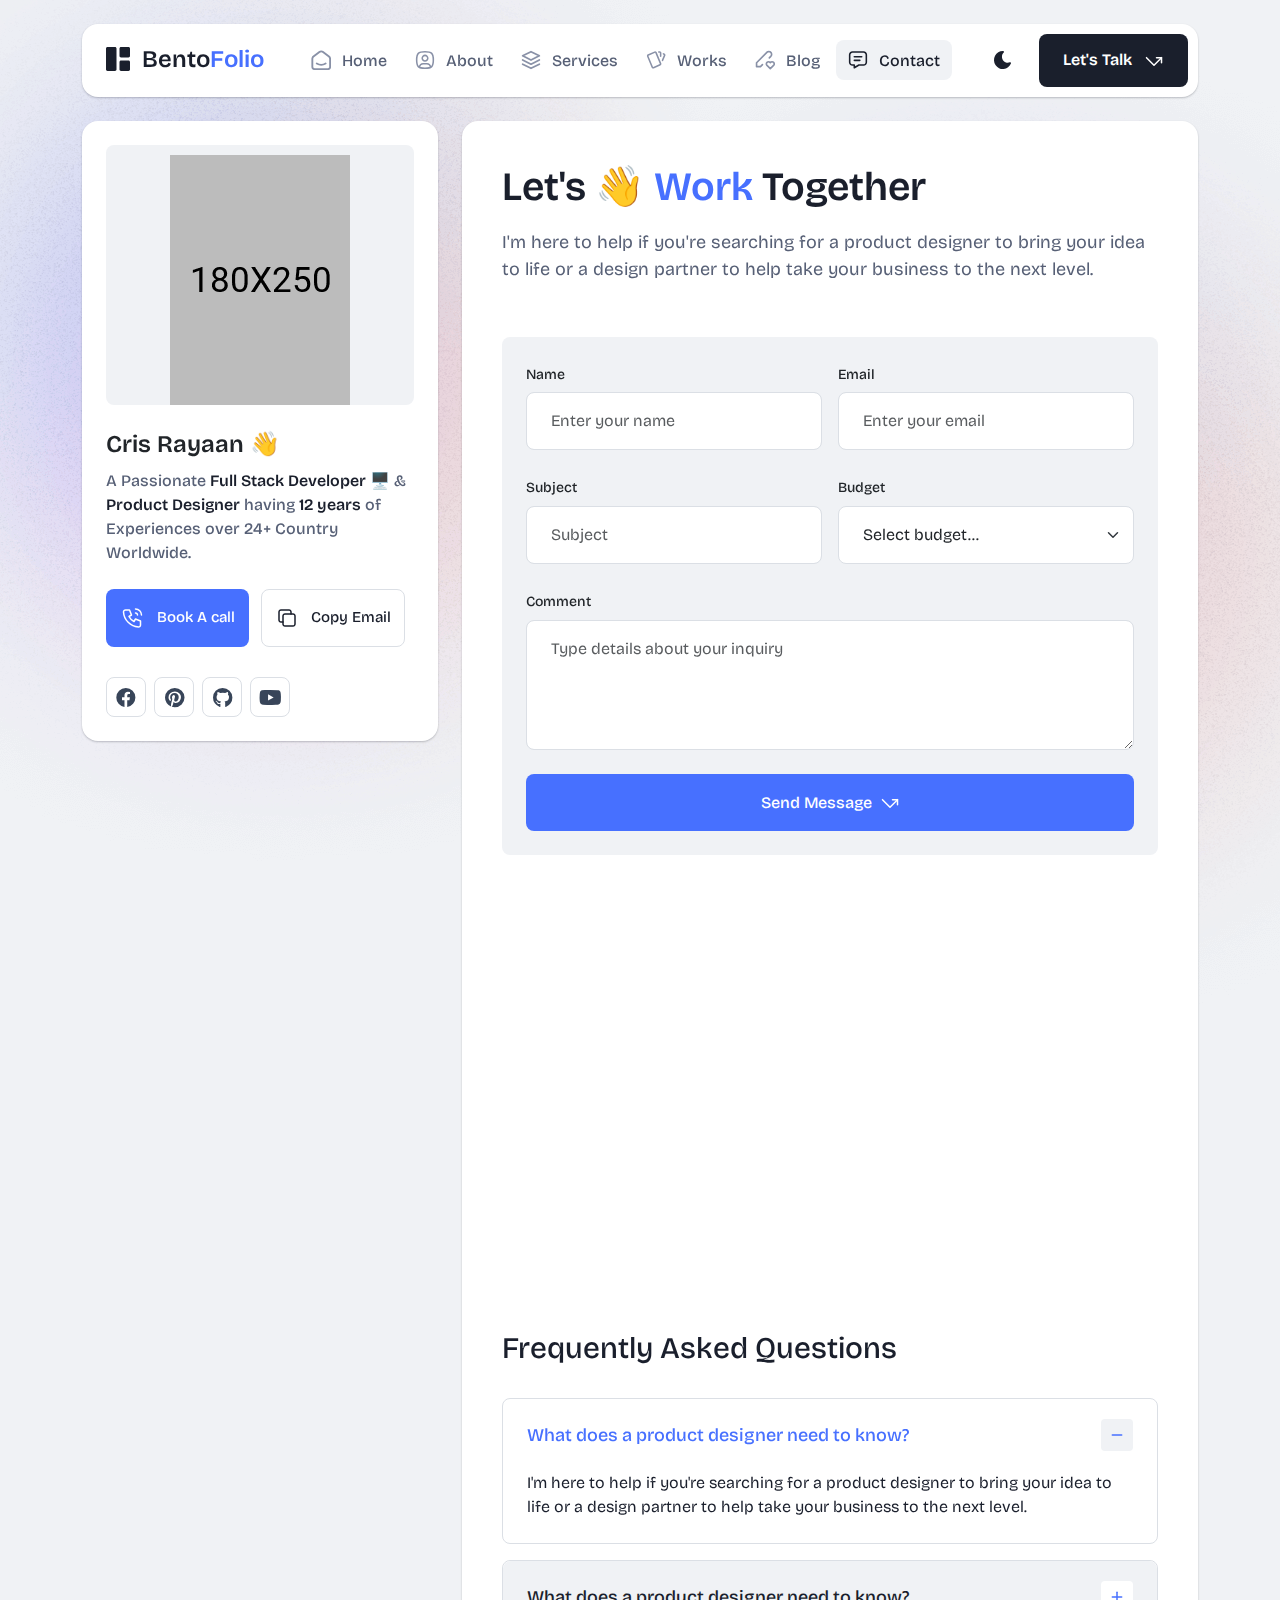
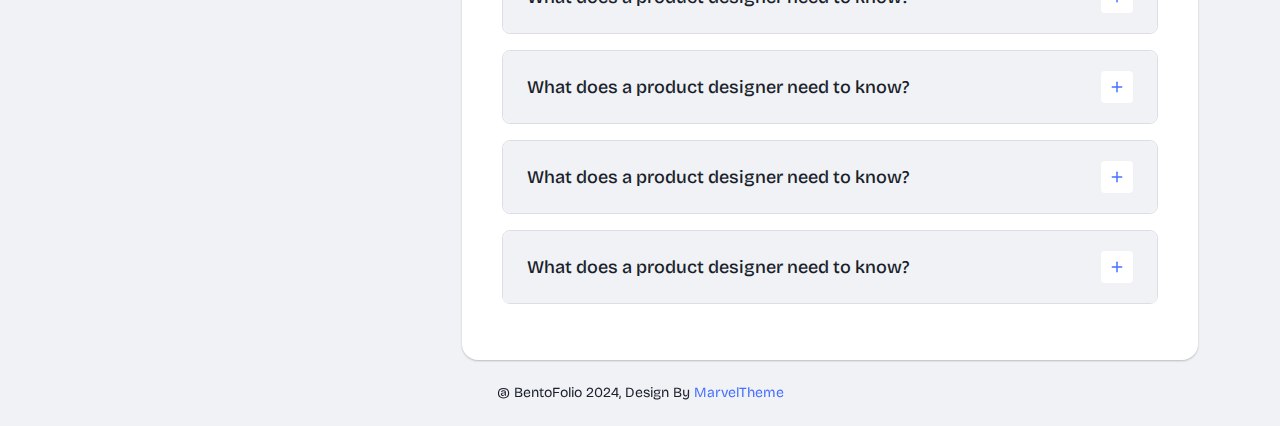
<file: contact.html>
<!DOCTYPE html>
<html lang="en">

<head>
  <meta charset="UTF-8">
  <meta http-equiv="X-UA-Compatible" content="IE=edge">
  <title>Bentofolio - Bootstrap Personal Portfolio Template</title>
  <meta name="description" content="Bentofolio - Bootstrap Personal Portfolio Template">
  <meta name="viewport" content="width=device-width, initial-scale=1">

  <link rel="shortcut icon" type="image/x-icon" href="assets/img/favicon.svg">
  <!-- Place favicon.ico in the root directory -->

  <!-- CSS here -->
  <link rel="stylesheet" href="assets/css/bootstrap.min.css">
  <link rel="stylesheet" href="assets/fontawsome/css/all.min.css">
  <link rel="stylesheet" href="assets/fontawsome/css/fontawesome.min.css">
  <link rel="stylesheet" href="assets/css/slick.css">
  <link rel="stylesheet" href="assets/css/magnific-popup.css">
  <link rel="stylesheet" href="assets/css/style.css">
  <link rel="stylesheet" href="assets/css/responsive.css">
</head>

<body>
  <div id="page-content">
    <!-- header part start -->
    <header class="header-area">
      <nav class="navbar">
        <div class="container">
          <div class="menu-container">
            <div class="logo">
              <a class="navbar-brand me-0" href="index.html">
                <svg width="24" height="24" viewBox="0 0 24 24" fill="none" xmlns="http://www.w3.org/2000/svg">
                  <path
                    d="M0 1.5C0 1.10218 0.158035 0.720644 0.43934 0.43934C0.720644 0.158035 1.10218 0 1.5 0L9 0C9.39782 0 9.77936 0.158035 10.0607 0.43934C10.342 0.720644 10.5 1.10218 10.5 1.5V22.5C10.5 22.8978 10.342 23.2794 10.0607 23.5607C9.77936 23.842 9.39782 24 9 24H1.5C1.10218 24 0.720644 23.842 0.43934 23.5607C0.158035 23.2794 0 22.8978 0 22.5V1.5ZM13.5 1.5C13.5 1.10218 13.658 0.720644 13.9393 0.43934C14.2206 0.158035 14.6022 0 15 0L22.5 0C22.8978 0 23.2794 0.158035 23.5607 0.43934C23.842 0.720644 24 1.10218 24 1.5V9C24 9.39782 23.842 9.77936 23.5607 10.0607C23.2794 10.342 22.8978 10.5 22.5 10.5H15C14.6022 10.5 14.2206 10.342 13.9393 10.0607C13.658 9.77936 13.5 9.39782 13.5 9V1.5ZM13.5 15C13.5 14.6022 13.658 14.2206 13.9393 13.9393C14.2206 13.658 14.6022 13.5 15 13.5H22.5C22.8978 13.5 23.2794 13.658 23.5607 13.9393C23.842 14.2206 24 14.6022 24 15V22.5C24 22.8978 23.842 23.2794 23.5607 23.5607C23.2794 23.842 22.8978 24 22.5 24H15C14.6022 24 14.2206 23.842 13.9393 23.5607C13.658 23.2794 13.5 22.8978 13.5 22.5V15Z"
                    class="logo-icon" />
                </svg>
                <span>Bento<span class="primary">Folio</span></span>
              </a>
            </div>
            <div class="navbar-main d-flex flex-grow-1">
              <div class="logo inner-logo d-block d-xl-none">
                <a class="navbar-brand me-0" href="index.html">
                  <svg width="24" height="24" viewBox="0 0 24 24" fill="none" xmlns="http://www.w3.org/2000/svg">
                    <path
                      d="M0 1.5C0 1.10218 0.158035 0.720644 0.43934 0.43934C0.720644 0.158035 1.10218 0 1.5 0L9 0C9.39782 0 9.77936 0.158035 10.0607 0.43934C10.342 0.720644 10.5 1.10218 10.5 1.5V22.5C10.5 22.8978 10.342 23.2794 10.0607 23.5607C9.77936 23.842 9.39782 24 9 24H1.5C1.10218 24 0.720644 23.842 0.43934 23.5607C0.158035 23.2794 0 22.8978 0 22.5V1.5ZM13.5 1.5C13.5 1.10218 13.658 0.720644 13.9393 0.43934C14.2206 0.158035 14.6022 0 15 0L22.5 0C22.8978 0 23.2794 0.158035 23.5607 0.43934C23.842 0.720644 24 1.10218 24 1.5V9C24 9.39782 23.842 9.77936 23.5607 10.0607C23.2794 10.342 22.8978 10.5 22.5 10.5H15C14.6022 10.5 14.2206 10.342 13.9393 10.0607C13.658 9.77936 13.5 9.39782 13.5 9V1.5ZM13.5 15C13.5 14.6022 13.658 14.2206 13.9393 13.9393C14.2206 13.658 14.6022 13.5 15 13.5H22.5C22.8978 13.5 23.2794 13.658 23.5607 13.9393C23.842 14.2206 24 14.6022 24 15V22.5C24 22.8978 23.842 23.2794 23.5607 23.5607C23.2794 23.842 22.8978 24 22.5 24H15C14.6022 24 14.2206 23.842 13.9393 23.5607C13.658 23.2794 13.5 22.8978 13.5 22.5V15Z"
                      class="logo-icon" />
                  </svg>
                  <span>Bento<span class="primary">Folio</span></span>
                </a>
              </div>
              <ul class="navbar-info mx-auto">
                <li class="nav-item">
                  <a class="nav-link" aria-current="page" href="index.html">
                    <svg class="nav-icon" viewBox="0 0 15 15" fill="none" xmlns="http://www.w3.org/2000/svg">
                      <path
                        d="M13.475 4.92481L9.03083 1.46814C8.64082 1.16473 8.1608 1 7.66667 1C7.17254 1 6.69251 1.16473 6.3025 1.46814L1.8575 4.92481C1.59037 5.13254 1.37424 5.39858 1.22563 5.7026C1.07701 6.00662 0.99984 6.34058 1 6.67897V12.679C1 13.121 1.17559 13.5449 1.48816 13.8575C1.80072 14.17 2.22464 14.3456 2.66667 14.3456H12.6667C13.1087 14.3456 13.5326 14.17 13.8452 13.8575C14.1577 13.5449 14.3333 13.121 14.3333 12.679V6.67897C14.3333 5.99314 14.0167 5.34564 13.475 4.92481Z"
                        stroke-width="1.4" stroke-linecap="round" stroke-linejoin="round" />
                      <path d="M10.9753 10.1665C9.13359 11.2773 6.14859 11.2773 4.30859 10.1665" stroke-width="1.4"
                        stroke-linecap="round" stroke-linejoin="round" />
                    </svg>

                    <span>Home</span>
                  </a>
                </li>
                <li class="nav-item">
                  <a class="nav-link" href="about.html">
                    <svg class="nav-icon" viewBox="0 0 18 18" fill="none" xmlns="http://www.w3.org/2000/svg">
                      <path
                        d="M9 9.8335C9.66304 9.8335 10.2989 9.5701 10.7678 9.10126C11.2366 8.63242 11.5 7.99654 11.5 7.3335C11.5 6.67045 11.2366 6.03457 10.7678 5.56573C10.2989 5.09689 9.66304 4.8335 9 4.8335C8.33696 4.8335 7.70107 5.09689 7.23223 5.56573C6.76339 6.03457 6.5 6.67045 6.5 7.3335C6.5 7.99654 6.76339 8.63242 7.23223 9.10126C7.70107 9.5701 8.33696 9.8335 9 9.8335Z"
                        stroke-width="1.4" stroke-linecap="round" stroke-linejoin="round" />
                      <path
                        d="M9 1.5C15 1.5 16.5 3 16.5 9C16.5 15 15 16.5 9 16.5C3 16.5 1.5 15 1.5 9C1.5 3 3 1.5 9 1.5Z"
                        stroke-width="1.4" stroke-linecap="round" stroke-linejoin="round" />
                      <path
                        d="M4 15.7085V15.6668C4 14.7828 4.35119 13.9349 4.97631 13.3098C5.60143 12.6847 6.44928 12.3335 7.33333 12.3335H10.6667C11.5507 12.3335 12.3986 12.6847 13.0237 13.3098C13.6488 13.9349 14 14.7828 14 15.6668V15.7085"
                        stroke-width="1.4" stroke-linecap="round" stroke-linejoin="round" />
                    </svg>
                    About
                  </a>
                </li>
                <li class="nav-item">
                  <a class="nav-link" href="services.html">
                    <svg class="nav-icon" viewBox="0 0 16 16" fill="none" xmlns="http://www.w3.org/2000/svg">
                      <path d="M7.99967 1.3335L1.33301 4.66683L7.99967 8.00016L14.6663 4.66683L7.99967 1.3335Z"
                        stroke-width="1.4" stroke-linecap="round" stroke-linejoin="round" />
                      <path d="M1.33301 8L7.99967 11.3333L14.6663 8" stroke-width="1.4" stroke-linecap="round"
                        stroke-linejoin="round" />
                      <path d="M1.33301 11.3335L7.99967 14.6668L14.6663 11.3335" stroke-width="1.4"
                        stroke-linecap="round" stroke-linejoin="round" />
                    </svg>
                    Services
                  </a>
                </li>
                <li class="nav-item">
                  <a class="nav-link" href="portfolio.html">
                    <svg class="nav-icon" viewBox="0 0 18 17" fill="none" xmlns="http://www.w3.org/2000/svg">
                      <path
                        d="M2.00326 3.99733L7.95159 1.40649C8.04974 1.36442 8.15533 1.34243 8.26212 1.34181C8.3689 1.34119 8.47473 1.36196 8.57337 1.40289C8.67201 1.44382 8.76145 1.50408 8.83642 1.58013C8.9114 1.65617 8.97039 1.74646 9.00992 1.84566L13.1133 11.764C13.1985 11.9651 13.2014 12.1917 13.1213 12.3949C13.0412 12.5982 12.8845 12.7618 12.6849 12.8507L6.73742 15.4415C6.63922 15.4837 6.53356 15.5058 6.42668 15.5065C6.3198 15.5072 6.21387 15.4864 6.11514 15.4455C6.0164 15.4046 5.92688 15.3442 5.85184 15.2681C5.7768 15.192 5.71778 15.1016 5.67826 15.0023L1.57492 5.08316C1.48963 4.88204 1.48673 4.65546 1.56684 4.45222C1.64696 4.24898 1.80367 4.08616 2.00326 3.99733Z"
                        stroke-width="1.4" stroke-linecap="round" stroke-linejoin="round" />
                      <path
                        d="M11.5 1.3335H12.3333C12.5543 1.3335 12.7663 1.42129 12.9226 1.57757C13.0789 1.73385 13.1667 1.94582 13.1667 2.16683V5.0835"
                        stroke-width="1.4" stroke-linecap="round" stroke-linejoin="round" />
                      <path
                        d="M15.6663 3C15.8863 3.09333 16.0997 3.18083 16.3063 3.2625C16.5098 3.34882 16.6706 3.51241 16.7534 3.71729C16.8362 3.92217 16.8343 4.15155 16.748 4.355L14.833 8.83334"
                        stroke-width="1.4" stroke-linecap="round" stroke-linejoin="round" />
                    </svg>
                    Works
                  </a>
                </li>
                <li class="nav-item">
                  <a class="nav-link" href="blog.html">
                    <svg class="nav-icon" viewBox="0 0 17 16" fill="none" xmlns="http://www.w3.org/2000/svg">
                      <path
                        d="M12.1663 6.16676L13.4163 4.91676C13.6352 4.69789 13.8088 4.43805 13.9273 4.15208C14.0457 3.86612 14.1067 3.55962 14.1067 3.25009C14.1067 2.94056 14.0457 2.63406 13.9273 2.3481C13.8088 2.06213 13.6352 1.80229 13.4163 1.58342C13.1975 1.36455 12.9376 1.19094 12.6517 1.07248C12.3657 0.954033 12.0592 0.893066 11.7497 0.893066C11.4401 0.893066 11.1336 0.954033 10.8477 1.07248C10.5617 1.19094 10.3019 1.36455 10.083 1.58342L1.33301 10.3334V13.6668H4.66634L6.33301 12.0001"
                        stroke-width="1.4" stroke-linecap="round" stroke-linejoin="round" />
                      <path
                        d="M13.0004 15.3335L15.7921 12.5968C15.9633 12.4307 16.0995 12.232 16.1926 12.0124C16.2857 11.7927 16.3339 11.5567 16.3343 11.3181C16.3347 11.0796 16.2873 10.8434 16.1948 10.6235C16.1024 10.4035 15.9669 10.2044 15.7963 10.0377C15.448 9.69712 14.9806 9.50602 14.4935 9.50509C14.0065 9.50415 13.5383 9.69346 13.1888 10.0327L13.0021 10.216L12.8163 10.0327C12.4681 9.69237 12.0008 9.50143 11.5139 9.50049C11.0271 9.49956 10.5591 9.68871 10.2096 10.0277C10.0383 10.1937 9.9021 10.3924 9.80891 10.612C9.71572 10.8316 9.66746 11.0677 9.667 11.3062C9.66653 11.5447 9.71386 11.781 9.80619 12.0009C9.89853 12.2209 10.034 12.4201 10.2046 12.5868L13.0004 15.3335Z"
                        stroke-width="1.4" stroke-linecap="round" stroke-linejoin="round" />
                    </svg>
                    Blog
                  </a>
                </li>
                <li class="nav-item">
                  <a class="nav-link active" href="contact.html">
                    <svg class="nav-icon" viewBox="0 0 18 17" fill="none" xmlns="http://www.w3.org/2000/svg">
                      <path d="M5.66699 5.5H12.3337" stroke-width="1.4" stroke-linecap="round"
                        stroke-linejoin="round" />
                      <path d="M5.66699 8.8335H10.667" stroke-width="1.4" stroke-linecap="round"
                        stroke-linejoin="round" />
                      <path
                        d="M14 1.3335C14.663 1.3335 15.2989 1.59689 15.7678 2.06573C16.2366 2.53457 16.5 3.17045 16.5 3.8335V10.5002C16.5 11.1632 16.2366 11.7991 15.7678 12.2679C15.2989 12.7368 14.663 13.0002 14 13.0002H9.83333L5.66667 15.5002V13.0002H4C3.33696 13.0002 2.70107 12.7368 2.23223 12.2679C1.76339 11.7991 1.5 11.1632 1.5 10.5002V3.8335C1.5 3.17045 1.76339 2.53457 2.23223 2.06573C2.70107 1.59689 3.33696 1.3335 4 1.3335H14Z"
                        stroke-width="1.4" stroke-linecap="round" stroke-linejoin="round" />
                    </svg>
                    Contact
                  </a>
                </li>
              </ul>
              <div class="header-right-info d-flex align-items-center">
                <button class="theme-control-btn">
                  <span class="dark">
                    <svg width="24" height="24" viewBox="0 0 24 24" fill="none" xmlns="http://www.w3.org/2000/svg">
                      <path
                        d="M11.8005 3C10.207 3.0003 8.64356 3.44286 7.27683 4.28049C5.91011 5.11811 4.79139 6.31937 4.04002 7.75612C3.28865 9.19288 2.93281 10.8112 3.01046 12.4386C3.08811 14.0659 3.59633 15.6411 4.48091 16.9963C5.3655 18.3514 6.59326 19.4356 8.03324 20.1333C9.47322 20.8309 11.0714 21.1157 12.6573 20.9574C14.2432 20.7991 15.7573 20.2036 17.0381 19.2344C18.319 18.2652 19.3185 16.9587 19.9301 15.4542C20.2302 14.7162 19.5111 13.9746 18.7875 14.2752C17.5475 14.7888 16.1706 14.8418 14.8963 14.425C13.622 14.0082 12.5308 13.1479 11.8126 11.9937C11.0943 10.8396 10.7943 9.4645 10.9648 8.10764C11.1353 6.75077 11.7655 5.49792 12.7458 4.5669L12.8136 4.4949C13.2986 3.9279 12.913 3.0072 12.1464 3.0072H11.9122L11.8524 3.0018L11.7996 3H11.8005Z"
                        fill="#1A1F2C" />
                    </svg>
                    <small class="theme-text d-block d-xl-none">Change appearance</small>
                  </span>
                  <span class="light">
                    <svg width="24" height="24" viewBox="0 0 24 24" fill="none" xmlns="http://www.w3.org/2000/svg">
                      <path
                        d="M12 19C12.2449 19 12.4813 19.09 12.6644 19.2527C12.8474 19.4155 12.9643 19.6397 12.993 19.883L13 20V21C12.9997 21.2549 12.9021 21.5 12.7272 21.6854C12.5522 21.8707 12.313 21.9822 12.0586 21.9972C11.8042 22.0121 11.5536 21.9293 11.3582 21.7657C11.1627 21.6021 11.0371 21.3701 11.007 21.117L11 21V20C11 19.7348 11.1054 19.4804 11.2929 19.2929C11.4804 19.1054 11.7348 19 12 19Z"
                        fill="#FD7E41" />
                      <path
                        d="M18.3127 16.9099L18.4067 16.9929L19.1067 17.6929C19.2861 17.8729 19.3902 18.1144 19.398 18.3683C19.4057 18.6223 19.3165 18.8697 19.1485 19.0602C18.9804 19.2508 18.7462 19.3702 18.4933 19.3943C18.2403 19.4184 17.9877 19.3454 17.7867 19.1899L17.6927 19.1069L16.9927 18.4069C16.8202 18.2347 16.7165 18.0053 16.7012 17.7619C16.6859 17.5186 16.76 17.278 16.9097 17.0855C17.0593 16.893 17.2741 16.7618 17.5137 16.7166C17.7533 16.6713 18.0012 16.7152 18.2107 16.8399L18.3127 16.9099Z"
                        fill="#FD7E41" />
                      <path
                        d="M7.00747 16.993C7.17965 17.1652 7.28308 17.3943 7.29836 17.6373C7.31364 17.8803 7.23972 18.1206 7.09047 18.313L7.00747 18.407L6.30747 19.107C6.12751 19.2863 5.88604 19.3905 5.63209 19.3982C5.37814 19.406 5.13076 19.3168 4.94019 19.1487C4.74963 18.9807 4.63017 18.7464 4.60607 18.4935C4.58198 18.2406 4.65506 17.988 4.81047 17.787L4.89347 17.693L5.59347 16.993C5.781 16.8055 6.03531 16.7002 6.30047 16.7002C6.56563 16.7002 6.81994 16.8055 7.00747 16.993Z"
                        fill="#FD7E41" />
                      <path
                        d="M3.99987 11C4.25475 11.0003 4.4999 11.0979 4.68524 11.2728C4.87057 11.4478 4.9821 11.687 4.99704 11.9414C5.01198 12.1958 4.92919 12.4464 4.7656 12.6418C4.60201 12.8373 4.36996 12.9629 4.11687 12.993L3.99987 13H2.99987C2.74499 12.9997 2.49984 12.9021 2.3145 12.7272C2.12916 12.5522 2.01763 12.313 2.0027 12.0586C1.98776 11.8042 2.07054 11.5536 2.23413 11.3582C2.39772 11.1627 2.62977 11.0371 2.88287 11.007L2.99987 11H3.99987Z"
                        fill="#FD7E41" />
                      <path
                        d="M20.9999 11C21.2547 11.0003 21.4999 11.0979 21.6852 11.2728C21.8706 11.4478 21.9821 11.687 21.997 11.9414C22.012 12.1958 21.9292 12.4464 21.7656 12.6418C21.602 12.8373 21.37 12.9629 21.1169 12.993L20.9999 13H19.9999C19.745 12.9997 19.4998 12.9021 19.3145 12.7272C19.1292 12.5522 19.0176 12.313 19.0027 12.0586C18.9878 11.8042 19.0705 11.5536 19.2341 11.3582C19.3977 11.1627 19.6298 11.0371 19.8829 11.007L19.9999 11H20.9999Z"
                        fill="#FD7E41" />
                      <path
                        d="M6.21264 4.80985L6.30664 4.89285L7.00664 5.59285C7.18599 5.77281 7.29011 6.01429 7.29787 6.26824C7.30562 6.52219 7.21642 6.76957 7.04839 6.96013C6.88036 7.1507 6.64609 7.27016 6.39316 7.29425C6.14024 7.31834 5.88763 7.24526 5.68664 7.08985L5.59264 7.00685L4.89264 6.30685C4.72073 6.13453 4.61757 5.90543 4.6025 5.66248C4.58744 5.41954 4.6615 5.17945 4.8108 4.98721C4.9601 4.79497 5.1744 4.66378 5.41351 4.61824C5.65262 4.57271 5.90013 4.61594 6.10964 4.73985L6.21264 4.80985Z"
                        fill="#FD7E41" />
                      <path
                        d="M19.1071 4.89288C19.2793 5.06508 19.3827 5.29418 19.398 5.5372C19.4132 5.78023 19.3393 6.02048 19.1901 6.21288L19.1071 6.30688L18.4071 7.00688C18.2271 7.18623 17.9856 7.29036 17.7317 7.29811C17.4777 7.30587 17.2304 7.21667 17.0398 7.04864C16.8492 6.8806 16.7298 6.64633 16.7057 6.39341C16.6816 6.14049 16.7547 5.88788 16.9101 5.68688L16.9931 5.59288L17.6931 4.89288C17.8806 4.70541 18.1349 4.6001 18.4001 4.6001C18.6652 4.6001 18.9196 4.70541 19.1071 4.89288Z"
                        fill="#FD7E41" />
                      <path
                        d="M12 2C12.2449 2.00003 12.4813 2.08996 12.6644 2.25272C12.8474 2.41547 12.9643 2.63975 12.993 2.883L13 3V4C12.9997 4.25488 12.9021 4.50003 12.7272 4.68537C12.5522 4.8707 12.313 4.98223 12.0586 4.99717C11.8042 5.01211 11.5536 4.92933 11.3582 4.76573C11.1627 4.60214 11.0371 4.3701 11.007 4.117L11 4V3C11 2.73478 11.1054 2.48043 11.2929 2.29289C11.4804 2.10536 11.7348 2 12 2Z"
                        fill="#FD7E41" />
                      <path
                        d="M12 7C12.9797 6.99994 13.9378 7.28769 14.7553 7.8275C15.5729 8.36731 16.2138 9.1354 16.5986 10.0364C16.9833 10.9373 17.0949 11.9315 16.9195 12.8953C16.7441 13.8592 16.2893 14.7502 15.6118 15.4579C14.9343 16.1655 14.0638 16.6585 13.1085 16.8756C12.1532 17.0928 11.1552 17.0245 10.2383 16.6793C9.3215 16.334 8.52629 15.7271 7.95146 14.9338C7.37663 14.1405 7.04752 13.1958 7.005 12.217L7 12L7.005 11.783C7.06092 10.4958 7.61161 9.27978 8.54222 8.38866C9.47284 7.49754 10.7115 7.00007 12 7Z"
                        fill="#FD7E41" />
                    </svg>
                    <small class="theme-text d-block d-xl-none">Change appearance</small>
                  </span>
                </button>
                <a href="contact.html" class="lets-talk-btn">
                  Let's Talk
                  <svg class="icon" width="20" height="20" viewBox="0 0 20 20" fill="none"
                    xmlns="http://www.w3.org/2000/svg">
                    <path d="M17.5 11.6665V6.6665H12.5" stroke="white" stroke-width="1.5" stroke-linecap="round"
                      stroke-linejoin="round" />
                    <path d="M17.5 6.6665L10 14.1665L2.5 6.6665" stroke="white" stroke-width="1.5"
                      stroke-linecap="round" stroke-linejoin="round" />
                  </svg>
                </a>
              </div>
            </div>
            <div class="mobile-menu-overlay d-block d-lg-none"></div>
            <div class="mobile-menu-control-bar d-block d-xl-none">
              <button class="mobile-menu-control-bar">
                <i class="fas fa-bars"></i>
              </button>
            </div>
          </div>
        </div>
      </nav>
    </header>
    <!-- header part end -->

    <!-- main area part start -->
    <main>

      <section class="content-box-area mt-4">
        <div class="container">
          <div class="row g-4">
            <div class="col-xl-4">
              <div class="card profile-card">
                <div class="card-body">
                  <div class="image text-center">
                    <img src="assets/img/images/profile.png" alt="profile">
                  </div>
                  <div class="text">
                    <h3 class="card-title">Cris Rayaan 👋</h3>
                    <p>A Passionate <span>Full Stack Developer</span> 🖥️ & <span>Product Designer</span> having
                      <span>12
                        years</span> of Experiences over 24+
                      Country Worldwide.</p>
                    <div class="common-button-groups">
                      <a class="btn btn-call" href="#">
                        <svg class="icon" width="25" height="24" viewBox="0 0 25 24" fill="none"
                          xmlns="http://www.w3.org/2000/svg">
                          <path
                            d="M5.5 4H9.5L11.5 9L9 10.5C10.071 12.6715 11.8285 14.429 14 15.5L15.5 13L20.5 15V19C20.5 19.5304 20.2893 20.0391 19.9142 20.4142C19.5391 20.7893 19.0304 21 18.5 21C14.5993 20.763 10.9202 19.1065 8.15683 16.3432C5.3935 13.5798 3.73705 9.90074 3.5 6C3.5 5.46957 3.71071 4.96086 4.08579 4.58579C4.46086 4.21071 4.96957 4 5.5 4Z"
                            stroke="white" stroke-width="1.5" stroke-linecap="round" stroke-linejoin="round" />
                          <path
                            d="M15.5 7C16.0304 7 16.5391 7.21071 16.9142 7.58579C17.2893 7.96086 17.5 8.46957 17.5 9"
                            stroke="white" stroke-width="1.5" stroke-linecap="round" stroke-linejoin="round" />
                          <path d="M15.5 3C17.0913 3 18.6174 3.63214 19.7426 4.75736C20.8679 5.88258 21.5 7.4087 21.5 9"
                            stroke="white" stroke-width="1.5" stroke-linecap="round" stroke-linejoin="round" />
                        </svg>
                        Book A call
                      </a>
                      <button class="btn btn-copy" data-clipboard-text="example@example.com">
                        <svg class="icon" width="24" height="24" viewBox="0 0 24 24" fill="none"
                          xmlns="http://www.w3.org/2000/svg">
                          <path
                            d="M8 10C8 9.46957 8.21071 8.96086 8.58579 8.58579C8.96086 8.21071 9.46957 8 10 8H18C18.5304 8 19.0391 8.21071 19.4142 8.58579C19.7893 8.96086 20 9.46957 20 10V18C20 18.5304 19.7893 19.0391 19.4142 19.4142C19.0391 19.7893 18.5304 20 18 20H10C9.46957 20 8.96086 19.7893 8.58579 19.4142C8.21071 19.0391 8 18.5304 8 18V10Z"
                            stroke-width="1.5" stroke-linecap="round" stroke-linejoin="round" />
                          <path
                            d="M16 8V6C16 5.46957 15.7893 4.96086 15.4142 4.58579C15.0391 4.21071 14.5304 4 14 4H6C5.46957 4 4.96086 4.21071 4.58579 4.58579C4.21071 4.96086 4 5.46957 4 6V14C4 14.5304 4.21071 15.0391 4.58579 15.4142C4.96086 15.7893 5.46957 16 6 16H8"
                            stroke-width="1.5" stroke-linecap="round" stroke-linejoin="round" />
                        </svg>
                        Copy Email
                      </button>
                    </div>
                    <div class="social-media-icon">
                      <ul class="list-unstyled">
                        <li><a href="#"><i class="fab fa-facebook"></i></a></li>
                        <li><a href="#"><i class="fab fa-pinterest"></i></a></li>
                        <li><a href="#"><i class="fab fa-github"></i></a></li>
                        <li><a href="#"><i class="fab fa-youtube"></i></a></li>
                      </ul>
                    </div>
                  </div>
                </div>
              </div>
            </div>
            <div class="col-xl-8">
              <div class="card content-box-card">
                <div class="card-body portfolio-card contact-card">
                  <div class="top-info">
                    <div class="text">
                      <h1 class="main-title">Let's 👋 <span>Work</span> Together</h1>
                      <p>I'm here to help if you're searching for a product designer to bring your idea to life or a
                        design partner to help take your business to the next level.</p>
                    </div>
                  </div>
                  <div class="contact-area">
                    <div class="leave-comments-area">
                      <div class="comments-box">
                        <form id="contact-form" action="assets/mail.php" method="POST">
                          <div class="row gx-3">
                            <div class="col-md-6">
                              <div class="mb-4">
                                <label class="form-label">Name</label>
                                <input name="name" required type="text" class="form-control shadow-none" placeholder="Enter your name">
                              </div>
                            </div>
                            <div class="col-md-6">
                              <div class="mb-4">
                                <label class="form-label">Email</label>
                                <input name="email" required type="email" class="form-control shadow-none" placeholder="Enter your email">
                              </div>
                            </div>
                            <div class="col-md-6">
                              <div class="mb-4">
                                <label class="form-label">Subject</label>
                                <input name="subject" required type="text" class="form-control shadow-none" placeholder="Subject">
                              </div>
                            </div>
                            <div class="col-md-6">
                              <div class="mb-4">
                                <label class="form-label">Budget</label>
                                <select name="budget" required class="form-select shadow-none">
                                  <option disabled selected>Select budget...</option>
                                  <option value="$5000">$5000</option>
                                  <option value="$5000 - $1000">$5000 - $10000</option>
                                  <option value="$10000 - $2000">$10000 - $20000</option>
                                  <option value="$20000">$20000+</option>
                                </select>
                              </div>
                            </div>
                            <div class="col-md-12">
                              <div class="mb-4">
                                <label class="form-label">Comment</label>
                                <textarea name="message" class="form-control shadow-none" rows="4"
                                  placeholder="Type details about your inquiry"></textarea>
                              </div>
                            </div>
                            <div class="col-md-12">
                              <button class="submit-btn" type="submit">
                                Send Message
                                <svg class="icon" width="20" height="20" viewBox="0 0 20 20" fill="none"
                                  xmlns="http://www.w3.org/2000/svg">
                                  <path d="M17.5 11.6665V6.6665H12.5" stroke="white" stroke-width="1.5"
                                    stroke-linecap="round" stroke-linejoin="round"></path>
                                  <path d="M17.5 6.6665L10 14.1665L2.5 6.6665" stroke="white" stroke-width="1.5"
                                    stroke-linecap="round" stroke-linejoin="round"></path>
                                </svg>
                              </button>
                            </div>
                          </div>
                        </form>
                        <p class="ajax-response mb-0"></p>
                      </div>
                    </div>
                    <div class="contact-map-area">
                      <iframe
                        src="https://www.google.com/maps/embed?pb=!1m18!1m12!1m3!1d193595.25280012016!2d-74.14448732737499!3d40.69763123331177!2m3!1f0!2f0!3f0!3m2!1i1024!2i768!4f13.1!3m3!1m2!1s0x89c24fa5d33f083b%3A0xc80b8f06e177fe62!2sNew%20York%2C%20NY%2C%20USA!5e0!3m2!1sen!2sbd!4v1711832776336!5m2!1sen!2sbd"
                        allowfullscreen="" loading="lazy" referrerpolicy="no-referrer-when-downgrade"></iframe>
                    </div>
                    <div class="frequently-asked-questions">
                      <h2 class="main-common-title">Frequently Asked Questions
                      </h2>
                      <div class="frequently-asked-questions-main">
                        <div class="accordion" id="accordionExample">
                          <div class="accordion-item">
                            <h4 class="accordion-header" id="headingOne">
                              <button class="accordion-button" type="button" data-bs-toggle="collapse"
                                data-bs-target="#collapseOne" aria-expanded="true" aria-controls="collapseOne">
                                What does a product designer need to know?
                                <span class="ms-auto">
                                  <span class="icon ms-4">
                                    <img class="icon-plus" src="assets/img/icons/plus.svg" alt="plus">
                                    <img class="icon-minus d-none" src="assets/img/icons/minus.svg" alt="minus">
                                  </span>
                                </span>
                              </button>
                            </h4>
                            <div id="collapseOne" class="accordion-collapse collapse show" aria-labelledby="headingOne"
                              data-bs-parent="#accordionExample">
                              <div class="accordion-body">
                                <p>I'm here to help if you're searching for a product designer to bring your idea to
                                  life
                                  or a design partner to help take your business to the next level.</p>
                              </div>
                            </div>
                          </div>
                          <div class="accordion-item">
                            <h4 class="accordion-header" id="headingTwo">
                              <button class="accordion-button collapsed" type="button" data-bs-toggle="collapse"
                                data-bs-target="#collapseTwo" aria-expanded="false" aria-controls="collapseTwo">
                                What does a product designer need to know?
                                <span class="ms-auto">
                                  <span class="icon ms-4">
                                    <img class="icon-plus" src="assets/img/icons/plus.svg" alt="plus">
                                    <img class="icon-minus d-none" src="assets/img/icons/minus.svg" alt="minus">
                                  </span>
                                </span>
                              </button>
                            </h4>
                            <div id="collapseTwo" class="accordion-collapse collapse" aria-labelledby="headingTwo"
                              data-bs-parent="#accordionExample">
                              <div class="accordion-body">
                                <p>I'm here to help if you're searching for a product designer to bring your idea to
                                  life
                                  or
                                  a design partner to help take your business to the next level.</p>
                              </div>
                            </div>
                          </div>
                          <div class="accordion-item">
                            <h4 class="accordion-header" id="headingThree">
                              <button class="accordion-button collapsed" type="button" data-bs-toggle="collapse"
                                data-bs-target="#collapseThree" aria-expanded="false" aria-controls="collapseThree">
                                What does a product designer need to know?
                                <span class="ms-auto">
                                  <span class="icon ms-4">
                                    <img class="icon-plus" src="assets/img/icons/plus.svg" alt="plus">
                                    <img class="icon-minus d-none" src="assets/img/icons/minus.svg" alt="minus">
                                  </span>
                                </span>
                              </button>
                            </h4>
                            <div id="collapseThree" class="accordion-collapse collapse" aria-labelledby="headingThree"
                              data-bs-parent="#accordionExample">
                              <div class="accordion-body">
                                <p>I'm here to help if you're searching for a product designer to bring your idea to
                                  life
                                  or
                                  a design partner to help take your business to the next level.</p>
                              </div>
                            </div>
                          </div>
                          <div class="accordion-item">
                            <h4 class="accordion-header" id="headingFour">
                              <button class="accordion-button collapsed" type="button" data-bs-toggle="collapse"
                                data-bs-target="#collapseFour" aria-expanded="false" aria-controls="collapseFour">
                                What does a product designer need to know?
                                <span class="ms-auto">
                                  <span class="icon ms-4">
                                    <img class="icon-plus" src="assets/img/icons/plus.svg" alt="plus">
                                    <img class="icon-minus d-none" src="assets/img/icons/minus.svg" alt="minus">
                                  </span>
                                </span>
                              </button>
                            </h4>
                            <div id="collapseFour" class="accordion-collapse collapse" aria-labelledby="headingFour"
                              data-bs-parent="#accordionExample">
                              <div class="accordion-body">
                                <p>I'm here to help if you're searching for a product designer to bring your idea to
                                  life
                                  or
                                  a design partner to help take your business to the next level.</p>
                              </div>
                            </div>
                          </div>
                          <div class="accordion-item">
                            <h4 class="accordion-header" id="headingFive">
                              <button class="accordion-button collapsed" type="button" data-bs-toggle="collapse"
                                data-bs-target="#collapseFive" aria-expanded="false" aria-controls="collapseFive">
                                What does a product designer need to know?
                                <span class="ms-auto">
                                  <span class="icon ms-4">
                                    <img class="icon-plus" src="assets/img/icons/plus.svg" alt="plus">
                                    <img class="icon-minus d-none" src="assets/img/icons/minus.svg" alt="minus">
                                  </span>
                                </span>
                              </button>
                            </h4>
                            <div id="collapseFive" class="accordion-collapse collapse" aria-labelledby="headingFive"
                              data-bs-parent="#accordionExample">
                              <div class="accordion-body">
                                <p>I'm here to help if you're searching for a product designer to bring your idea to
                                  life
                                  or
                                  a design partner to help take your business to the next level.</p>
                              </div>
                            </div>
                          </div>
                        </div>
                      </div>
                    </div>
                  </div>
                </div>
              </div>
            </div>
          </div>
        </div>
      </section>

      <!-- background shape area start -->
      <div class="background-shapes">
        <div class="shape-1 common-shape">
          <img src="assets/img/bg/banner-shape-1.png" alt="banner-shape-1">
        </div>
        <div class="shape-2 common-shape">
          <img src="assets/img/bg/banner-shape-1.png" alt="banner-shape-1">
        </div>
        <div class="threed-shape-1 move-with-cursor" data-value="1">
          <img src="assets/img/bg/object-3d-1.png" alt="object-3d-1">
        </div>
        <div class="threed-shape-2 move-with-cursor" data-value="1">
          <img src="assets/img/bg/object-3d-2.png" alt="object-3d-2">
        </div>
      </div>
      <!-- background shape area end -->
    </main>
    <!-- main area part end -->

    <!-- footer part start -->
    <footer class="footer-area">
      <div class="container">
        <div class="text text-center">
          <p>@ BentoFolio 2024, Design By <a href="#">MarvelTheme</a></p>
        </div>
      </div>
    </footer>
    <!-- footer part end -->
  </div>

  <!-- JS here -->
  <script src="assets/js/vendor/jquery-3.6.0.min.js"></script>
  <script src="assets/js/bootstrap.bundle.min.js"></script>
  <script src="assets/js/jquery.magnific-popup.min.js"></script>
  <script src="assets/js/ajax-form.js"></script>
  <script src="assets/js/clipboard.min.js"></script>
  <script src="assets/js/slick.min.js"></script>
  <script src="assets/js/script.js"></script>
</body>


</html>
</file>
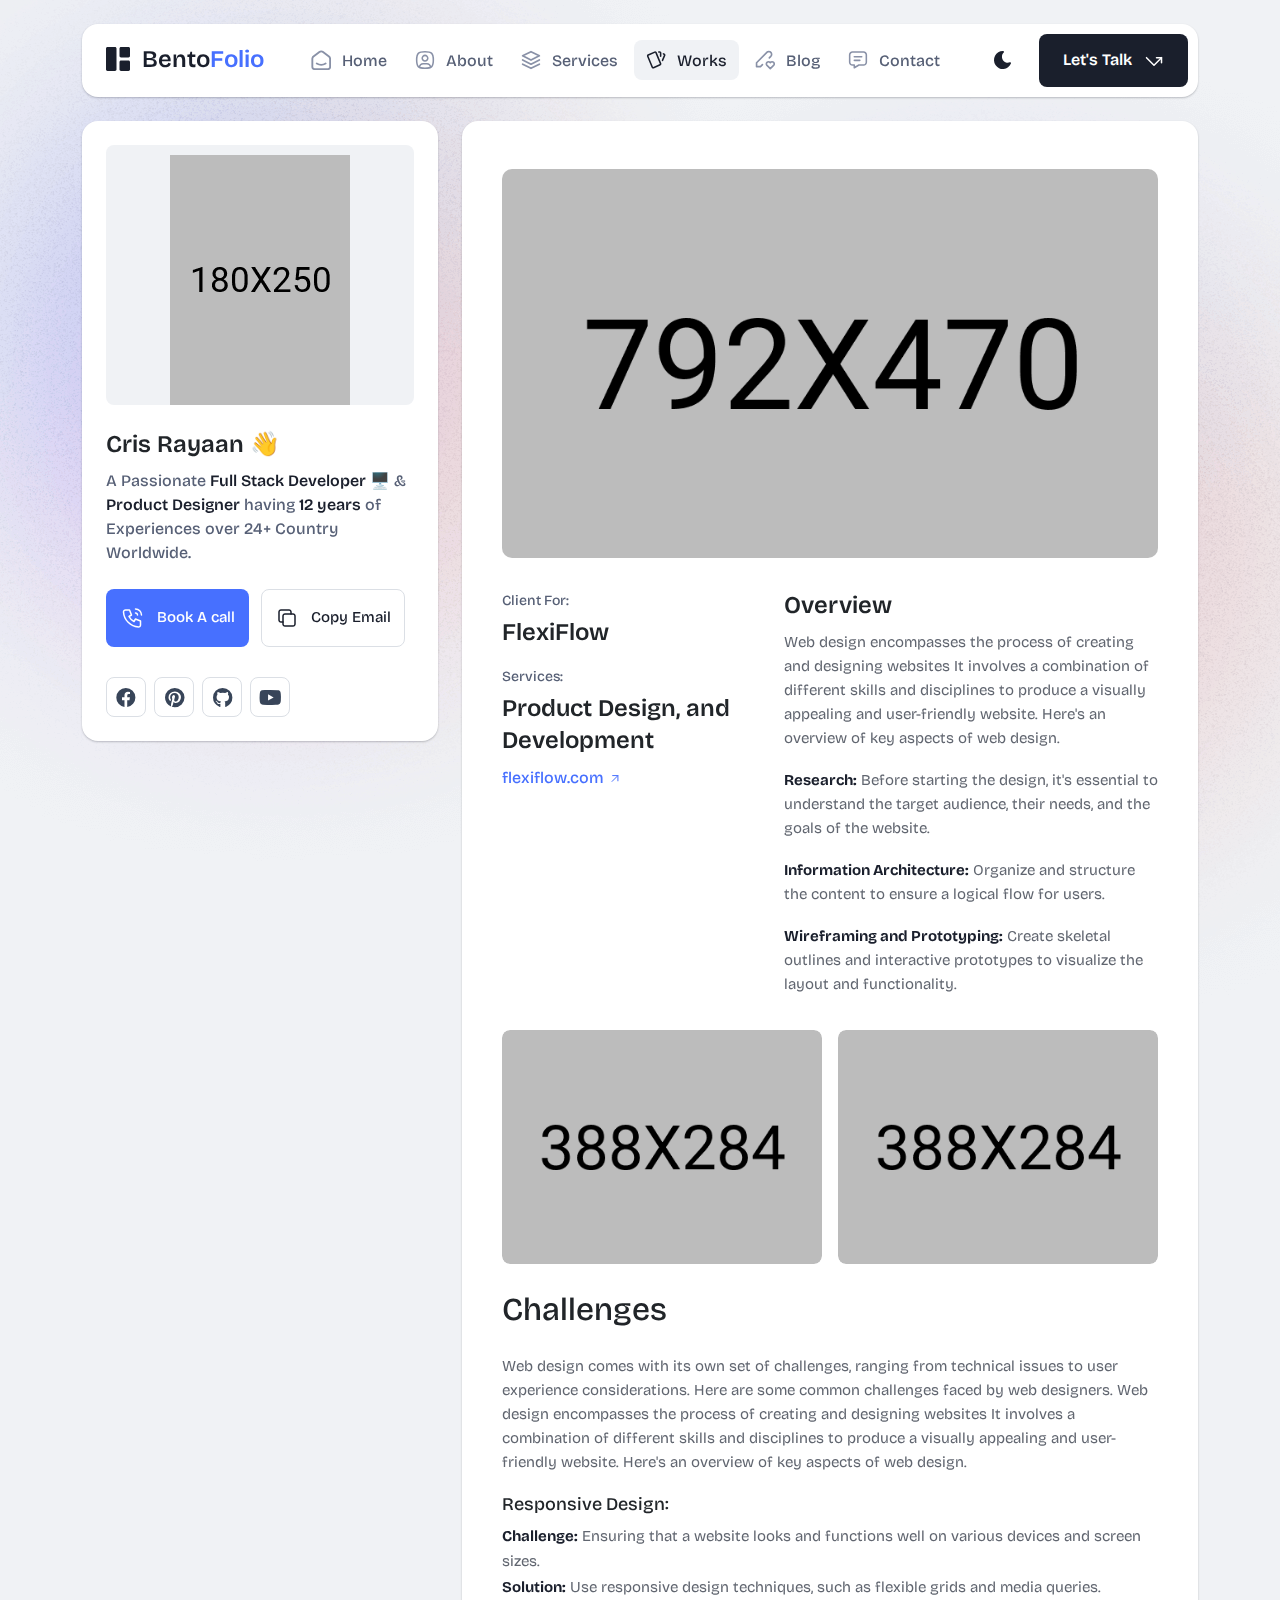
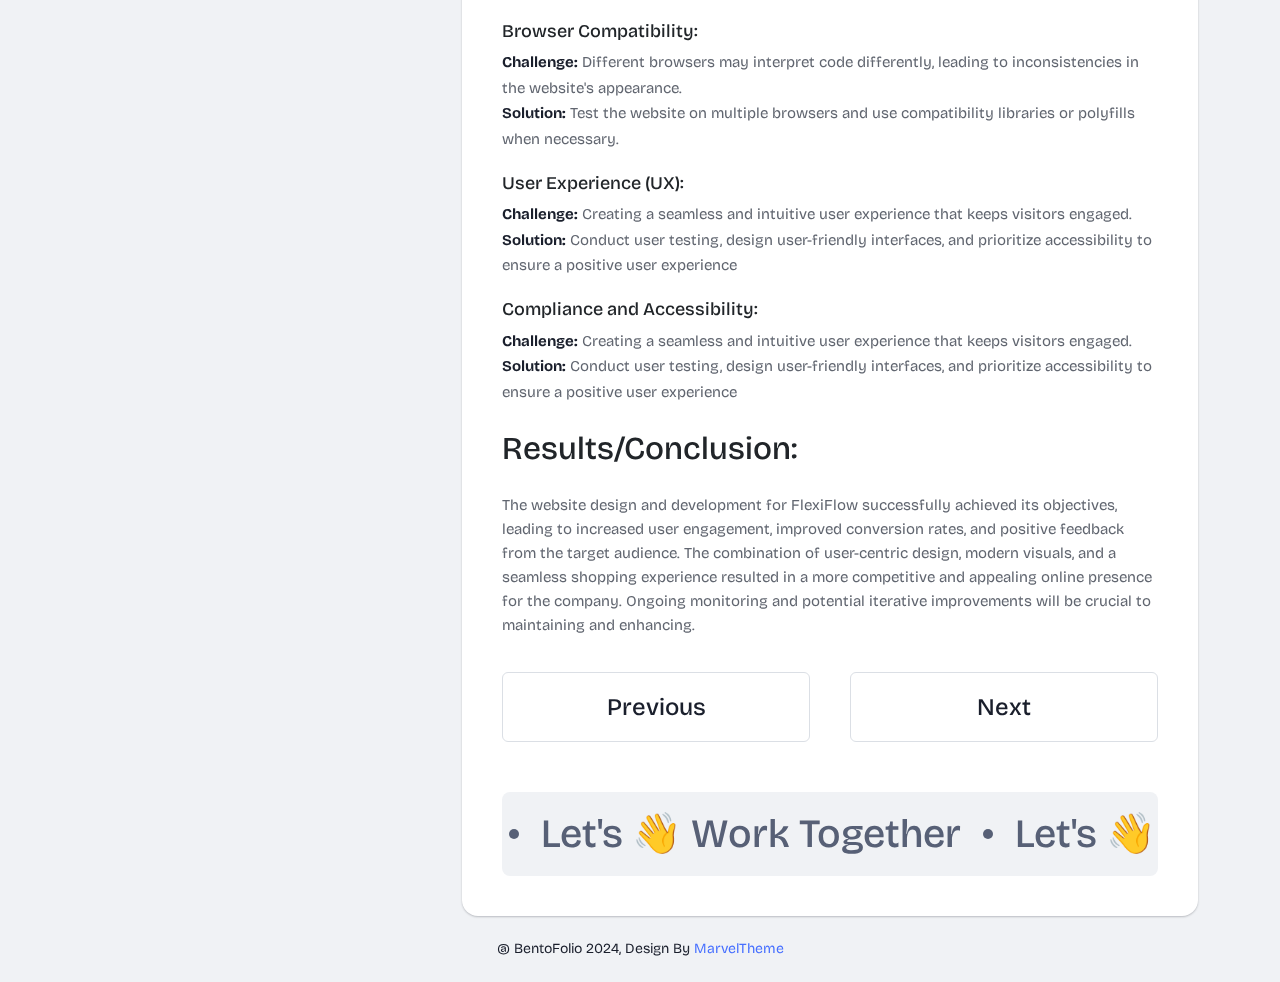
<file: portfolio-details.html>
<!DOCTYPE html>
<html lang="en">

<head>
  <meta charset="UTF-8">
  <meta http-equiv="X-UA-Compatible" content="IE=edge">
  <title>Bentofolio - Bootstrap Personal Portfolio Template</title>
  <meta name="description" content="Bentofolio - Bootstrap Personal Portfolio Template">
  <meta name="viewport" content="width=device-width, initial-scale=1">

  <link rel="shortcut icon" type="image/x-icon" href="assets/img/favicon.svg">
  <!-- Place favicon.ico in the root directory -->

  <!-- CSS here -->
  <link rel="stylesheet" href="assets/css/bootstrap.min.css">
  <link rel="stylesheet" href="assets/fontawsome/css/all.min.css">
  <link rel="stylesheet" href="assets/fontawsome/css/fontawesome.min.css">
  <link rel="stylesheet" href="assets/css/slick.css">
  <link rel="stylesheet" href="assets/css/magnific-popup.css">
  <link rel="stylesheet" href="assets/css/style.css">
  <link rel="stylesheet" href="assets/css/responsive.css">
</head>

<body>
  <div id="page-content">
    <!-- header part start -->
    <header class="header-area">
      <nav class="navbar">
        <div class="container">
          <div class="menu-container">
            <div class="logo">
              <a class="navbar-brand me-0" href="index.html">
                <svg width="24" height="24" viewBox="0 0 24 24" fill="none" xmlns="http://www.w3.org/2000/svg">
                  <path
                    d="M0 1.5C0 1.10218 0.158035 0.720644 0.43934 0.43934C0.720644 0.158035 1.10218 0 1.5 0L9 0C9.39782 0 9.77936 0.158035 10.0607 0.43934C10.342 0.720644 10.5 1.10218 10.5 1.5V22.5C10.5 22.8978 10.342 23.2794 10.0607 23.5607C9.77936 23.842 9.39782 24 9 24H1.5C1.10218 24 0.720644 23.842 0.43934 23.5607C0.158035 23.2794 0 22.8978 0 22.5V1.5ZM13.5 1.5C13.5 1.10218 13.658 0.720644 13.9393 0.43934C14.2206 0.158035 14.6022 0 15 0L22.5 0C22.8978 0 23.2794 0.158035 23.5607 0.43934C23.842 0.720644 24 1.10218 24 1.5V9C24 9.39782 23.842 9.77936 23.5607 10.0607C23.2794 10.342 22.8978 10.5 22.5 10.5H15C14.6022 10.5 14.2206 10.342 13.9393 10.0607C13.658 9.77936 13.5 9.39782 13.5 9V1.5ZM13.5 15C13.5 14.6022 13.658 14.2206 13.9393 13.9393C14.2206 13.658 14.6022 13.5 15 13.5H22.5C22.8978 13.5 23.2794 13.658 23.5607 13.9393C23.842 14.2206 24 14.6022 24 15V22.5C24 22.8978 23.842 23.2794 23.5607 23.5607C23.2794 23.842 22.8978 24 22.5 24H15C14.6022 24 14.2206 23.842 13.9393 23.5607C13.658 23.2794 13.5 22.8978 13.5 22.5V15Z"
                    class="logo-icon" />
                </svg>
                <span>Bento<span class="primary">Folio</span></span>
              </a>
            </div>
            <div class="navbar-main d-flex flex-grow-1">
              <div class="logo inner-logo d-block d-xl-none">
                <a class="navbar-brand me-0" href="index.html">
                  <svg width="24" height="24" viewBox="0 0 24 24" fill="none" xmlns="http://www.w3.org/2000/svg">
                    <path
                      d="M0 1.5C0 1.10218 0.158035 0.720644 0.43934 0.43934C0.720644 0.158035 1.10218 0 1.5 0L9 0C9.39782 0 9.77936 0.158035 10.0607 0.43934C10.342 0.720644 10.5 1.10218 10.5 1.5V22.5C10.5 22.8978 10.342 23.2794 10.0607 23.5607C9.77936 23.842 9.39782 24 9 24H1.5C1.10218 24 0.720644 23.842 0.43934 23.5607C0.158035 23.2794 0 22.8978 0 22.5V1.5ZM13.5 1.5C13.5 1.10218 13.658 0.720644 13.9393 0.43934C14.2206 0.158035 14.6022 0 15 0L22.5 0C22.8978 0 23.2794 0.158035 23.5607 0.43934C23.842 0.720644 24 1.10218 24 1.5V9C24 9.39782 23.842 9.77936 23.5607 10.0607C23.2794 10.342 22.8978 10.5 22.5 10.5H15C14.6022 10.5 14.2206 10.342 13.9393 10.0607C13.658 9.77936 13.5 9.39782 13.5 9V1.5ZM13.5 15C13.5 14.6022 13.658 14.2206 13.9393 13.9393C14.2206 13.658 14.6022 13.5 15 13.5H22.5C22.8978 13.5 23.2794 13.658 23.5607 13.9393C23.842 14.2206 24 14.6022 24 15V22.5C24 22.8978 23.842 23.2794 23.5607 23.5607C23.2794 23.842 22.8978 24 22.5 24H15C14.6022 24 14.2206 23.842 13.9393 23.5607C13.658 23.2794 13.5 22.8978 13.5 22.5V15Z"
                      class="logo-icon" />
                  </svg>
                  <span>Bento<span class="primary">Folio</span></span>
                </a>
              </div>
              <ul class="navbar-info mx-auto">
                <li class="nav-item">
                  <a class="nav-link" aria-current="page" href="index.html">
                    <svg class="nav-icon" viewBox="0 0 15 15" fill="none" xmlns="http://www.w3.org/2000/svg">
                      <path
                        d="M13.475 4.92481L9.03083 1.46814C8.64082 1.16473 8.1608 1 7.66667 1C7.17254 1 6.69251 1.16473 6.3025 1.46814L1.8575 4.92481C1.59037 5.13254 1.37424 5.39858 1.22563 5.7026C1.07701 6.00662 0.99984 6.34058 1 6.67897V12.679C1 13.121 1.17559 13.5449 1.48816 13.8575C1.80072 14.17 2.22464 14.3456 2.66667 14.3456H12.6667C13.1087 14.3456 13.5326 14.17 13.8452 13.8575C14.1577 13.5449 14.3333 13.121 14.3333 12.679V6.67897C14.3333 5.99314 14.0167 5.34564 13.475 4.92481Z"
                        stroke-width="1.4" stroke-linecap="round" stroke-linejoin="round" />
                      <path d="M10.9753 10.1665C9.13359 11.2773 6.14859 11.2773 4.30859 10.1665" stroke-width="1.4"
                        stroke-linecap="round" stroke-linejoin="round" />
                    </svg>

                    <span>Home</span>
                  </a>
                </li>
                <li class="nav-item">
                  <a class="nav-link" href="about.html">
                    <svg class="nav-icon" viewBox="0 0 18 18" fill="none" xmlns="http://www.w3.org/2000/svg">
                      <path
                        d="M9 9.8335C9.66304 9.8335 10.2989 9.5701 10.7678 9.10126C11.2366 8.63242 11.5 7.99654 11.5 7.3335C11.5 6.67045 11.2366 6.03457 10.7678 5.56573C10.2989 5.09689 9.66304 4.8335 9 4.8335C8.33696 4.8335 7.70107 5.09689 7.23223 5.56573C6.76339 6.03457 6.5 6.67045 6.5 7.3335C6.5 7.99654 6.76339 8.63242 7.23223 9.10126C7.70107 9.5701 8.33696 9.8335 9 9.8335Z"
                        stroke-width="1.4" stroke-linecap="round" stroke-linejoin="round" />
                      <path
                        d="M9 1.5C15 1.5 16.5 3 16.5 9C16.5 15 15 16.5 9 16.5C3 16.5 1.5 15 1.5 9C1.5 3 3 1.5 9 1.5Z"
                        stroke-width="1.4" stroke-linecap="round" stroke-linejoin="round" />
                      <path
                        d="M4 15.7085V15.6668C4 14.7828 4.35119 13.9349 4.97631 13.3098C5.60143 12.6847 6.44928 12.3335 7.33333 12.3335H10.6667C11.5507 12.3335 12.3986 12.6847 13.0237 13.3098C13.6488 13.9349 14 14.7828 14 15.6668V15.7085"
                        stroke-width="1.4" stroke-linecap="round" stroke-linejoin="round" />
                    </svg>
                    About
                  </a>
                </li>
                <li class="nav-item">
                  <a class="nav-link" href="services.html">
                    <svg class="nav-icon" viewBox="0 0 16 16" fill="none" xmlns="http://www.w3.org/2000/svg">
                      <path d="M7.99967 1.3335L1.33301 4.66683L7.99967 8.00016L14.6663 4.66683L7.99967 1.3335Z"
                        stroke-width="1.4" stroke-linecap="round" stroke-linejoin="round" />
                      <path d="M1.33301 8L7.99967 11.3333L14.6663 8" stroke-width="1.4" stroke-linecap="round"
                        stroke-linejoin="round" />
                      <path d="M1.33301 11.3335L7.99967 14.6668L14.6663 11.3335" stroke-width="1.4"
                        stroke-linecap="round" stroke-linejoin="round" />
                    </svg>
                    Services
                  </a>
                </li>
                <li class="nav-item">
                  <a class="nav-link active" href="portfolio.html">
                    <svg class="nav-icon" viewBox="0 0 18 17" fill="none" xmlns="http://www.w3.org/2000/svg">
                      <path
                        d="M2.00326 3.99733L7.95159 1.40649C8.04974 1.36442 8.15533 1.34243 8.26212 1.34181C8.3689 1.34119 8.47473 1.36196 8.57337 1.40289C8.67201 1.44382 8.76145 1.50408 8.83642 1.58013C8.9114 1.65617 8.97039 1.74646 9.00992 1.84566L13.1133 11.764C13.1985 11.9651 13.2014 12.1917 13.1213 12.3949C13.0412 12.5982 12.8845 12.7618 12.6849 12.8507L6.73742 15.4415C6.63922 15.4837 6.53356 15.5058 6.42668 15.5065C6.3198 15.5072 6.21387 15.4864 6.11514 15.4455C6.0164 15.4046 5.92688 15.3442 5.85184 15.2681C5.7768 15.192 5.71778 15.1016 5.67826 15.0023L1.57492 5.08316C1.48963 4.88204 1.48673 4.65546 1.56684 4.45222C1.64696 4.24898 1.80367 4.08616 2.00326 3.99733Z"
                        stroke-width="1.4" stroke-linecap="round" stroke-linejoin="round" />
                      <path
                        d="M11.5 1.3335H12.3333C12.5543 1.3335 12.7663 1.42129 12.9226 1.57757C13.0789 1.73385 13.1667 1.94582 13.1667 2.16683V5.0835"
                        stroke-width="1.4" stroke-linecap="round" stroke-linejoin="round" />
                      <path
                        d="M15.6663 3C15.8863 3.09333 16.0997 3.18083 16.3063 3.2625C16.5098 3.34882 16.6706 3.51241 16.7534 3.71729C16.8362 3.92217 16.8343 4.15155 16.748 4.355L14.833 8.83334"
                        stroke-width="1.4" stroke-linecap="round" stroke-linejoin="round" />
                    </svg>
                    Works
                  </a>
                </li>
                <li class="nav-item">
                  <a class="nav-link" href="blog.html">
                    <svg class="nav-icon" viewBox="0 0 17 16" fill="none" xmlns="http://www.w3.org/2000/svg">
                      <path
                        d="M12.1663 6.16676L13.4163 4.91676C13.6352 4.69789 13.8088 4.43805 13.9273 4.15208C14.0457 3.86612 14.1067 3.55962 14.1067 3.25009C14.1067 2.94056 14.0457 2.63406 13.9273 2.3481C13.8088 2.06213 13.6352 1.80229 13.4163 1.58342C13.1975 1.36455 12.9376 1.19094 12.6517 1.07248C12.3657 0.954033 12.0592 0.893066 11.7497 0.893066C11.4401 0.893066 11.1336 0.954033 10.8477 1.07248C10.5617 1.19094 10.3019 1.36455 10.083 1.58342L1.33301 10.3334V13.6668H4.66634L6.33301 12.0001"
                        stroke-width="1.4" stroke-linecap="round" stroke-linejoin="round" />
                      <path
                        d="M13.0004 15.3335L15.7921 12.5968C15.9633 12.4307 16.0995 12.232 16.1926 12.0124C16.2857 11.7927 16.3339 11.5567 16.3343 11.3181C16.3347 11.0796 16.2873 10.8434 16.1948 10.6235C16.1024 10.4035 15.9669 10.2044 15.7963 10.0377C15.448 9.69712 14.9806 9.50602 14.4935 9.50509C14.0065 9.50415 13.5383 9.69346 13.1888 10.0327L13.0021 10.216L12.8163 10.0327C12.4681 9.69237 12.0008 9.50143 11.5139 9.50049C11.0271 9.49956 10.5591 9.68871 10.2096 10.0277C10.0383 10.1937 9.9021 10.3924 9.80891 10.612C9.71572 10.8316 9.66746 11.0677 9.667 11.3062C9.66653 11.5447 9.71386 11.781 9.80619 12.0009C9.89853 12.2209 10.034 12.4201 10.2046 12.5868L13.0004 15.3335Z"
                        stroke-width="1.4" stroke-linecap="round" stroke-linejoin="round" />
                    </svg>
                    Blog
                  </a>
                </li>
                <li class="nav-item">
                  <a class="nav-link" href="contact.html">
                    <svg class="nav-icon" viewBox="0 0 18 17" fill="none" xmlns="http://www.w3.org/2000/svg">
                      <path d="M5.66699 5.5H12.3337" stroke-width="1.4" stroke-linecap="round"
                        stroke-linejoin="round" />
                      <path d="M5.66699 8.8335H10.667" stroke-width="1.4" stroke-linecap="round"
                        stroke-linejoin="round" />
                      <path
                        d="M14 1.3335C14.663 1.3335 15.2989 1.59689 15.7678 2.06573C16.2366 2.53457 16.5 3.17045 16.5 3.8335V10.5002C16.5 11.1632 16.2366 11.7991 15.7678 12.2679C15.2989 12.7368 14.663 13.0002 14 13.0002H9.83333L5.66667 15.5002V13.0002H4C3.33696 13.0002 2.70107 12.7368 2.23223 12.2679C1.76339 11.7991 1.5 11.1632 1.5 10.5002V3.8335C1.5 3.17045 1.76339 2.53457 2.23223 2.06573C2.70107 1.59689 3.33696 1.3335 4 1.3335H14Z"
                        stroke-width="1.4" stroke-linecap="round" stroke-linejoin="round" />
                    </svg>
                    Contact
                  </a>
                </li>
              </ul>
              <div class="header-right-info d-flex align-items-center">
                <button class="theme-control-btn">
                  <span class="dark">
                    <svg width="24" height="24" viewBox="0 0 24 24" fill="none" xmlns="http://www.w3.org/2000/svg">
                      <path
                        d="M11.8005 3C10.207 3.0003 8.64356 3.44286 7.27683 4.28049C5.91011 5.11811 4.79139 6.31937 4.04002 7.75612C3.28865 9.19288 2.93281 10.8112 3.01046 12.4386C3.08811 14.0659 3.59633 15.6411 4.48091 16.9963C5.3655 18.3514 6.59326 19.4356 8.03324 20.1333C9.47322 20.8309 11.0714 21.1157 12.6573 20.9574C14.2432 20.7991 15.7573 20.2036 17.0381 19.2344C18.319 18.2652 19.3185 16.9587 19.9301 15.4542C20.2302 14.7162 19.5111 13.9746 18.7875 14.2752C17.5475 14.7888 16.1706 14.8418 14.8963 14.425C13.622 14.0082 12.5308 13.1479 11.8126 11.9937C11.0943 10.8396 10.7943 9.4645 10.9648 8.10764C11.1353 6.75077 11.7655 5.49792 12.7458 4.5669L12.8136 4.4949C13.2986 3.9279 12.913 3.0072 12.1464 3.0072H11.9122L11.8524 3.0018L11.7996 3H11.8005Z"
                        fill="#1A1F2C" />
                    </svg>
                    <small class="theme-text d-block d-xl-none">Change appearance</small>
                  </span>
                  <span class="light">
                    <svg width="24" height="24" viewBox="0 0 24 24" fill="none" xmlns="http://www.w3.org/2000/svg">
                      <path
                        d="M12 19C12.2449 19 12.4813 19.09 12.6644 19.2527C12.8474 19.4155 12.9643 19.6397 12.993 19.883L13 20V21C12.9997 21.2549 12.9021 21.5 12.7272 21.6854C12.5522 21.8707 12.313 21.9822 12.0586 21.9972C11.8042 22.0121 11.5536 21.9293 11.3582 21.7657C11.1627 21.6021 11.0371 21.3701 11.007 21.117L11 21V20C11 19.7348 11.1054 19.4804 11.2929 19.2929C11.4804 19.1054 11.7348 19 12 19Z"
                        fill="#FD7E41" />
                      <path
                        d="M18.3127 16.9099L18.4067 16.9929L19.1067 17.6929C19.2861 17.8729 19.3902 18.1144 19.398 18.3683C19.4057 18.6223 19.3165 18.8697 19.1485 19.0602C18.9804 19.2508 18.7462 19.3702 18.4933 19.3943C18.2403 19.4184 17.9877 19.3454 17.7867 19.1899L17.6927 19.1069L16.9927 18.4069C16.8202 18.2347 16.7165 18.0053 16.7012 17.7619C16.6859 17.5186 16.76 17.278 16.9097 17.0855C17.0593 16.893 17.2741 16.7618 17.5137 16.7166C17.7533 16.6713 18.0012 16.7152 18.2107 16.8399L18.3127 16.9099Z"
                        fill="#FD7E41" />
                      <path
                        d="M7.00747 16.993C7.17965 17.1652 7.28308 17.3943 7.29836 17.6373C7.31364 17.8803 7.23972 18.1206 7.09047 18.313L7.00747 18.407L6.30747 19.107C6.12751 19.2863 5.88604 19.3905 5.63209 19.3982C5.37814 19.406 5.13076 19.3168 4.94019 19.1487C4.74963 18.9807 4.63017 18.7464 4.60607 18.4935C4.58198 18.2406 4.65506 17.988 4.81047 17.787L4.89347 17.693L5.59347 16.993C5.781 16.8055 6.03531 16.7002 6.30047 16.7002C6.56563 16.7002 6.81994 16.8055 7.00747 16.993Z"
                        fill="#FD7E41" />
                      <path
                        d="M3.99987 11C4.25475 11.0003 4.4999 11.0979 4.68524 11.2728C4.87057 11.4478 4.9821 11.687 4.99704 11.9414C5.01198 12.1958 4.92919 12.4464 4.7656 12.6418C4.60201 12.8373 4.36996 12.9629 4.11687 12.993L3.99987 13H2.99987C2.74499 12.9997 2.49984 12.9021 2.3145 12.7272C2.12916 12.5522 2.01763 12.313 2.0027 12.0586C1.98776 11.8042 2.07054 11.5536 2.23413 11.3582C2.39772 11.1627 2.62977 11.0371 2.88287 11.007L2.99987 11H3.99987Z"
                        fill="#FD7E41" />
                      <path
                        d="M20.9999 11C21.2547 11.0003 21.4999 11.0979 21.6852 11.2728C21.8706 11.4478 21.9821 11.687 21.997 11.9414C22.012 12.1958 21.9292 12.4464 21.7656 12.6418C21.602 12.8373 21.37 12.9629 21.1169 12.993L20.9999 13H19.9999C19.745 12.9997 19.4998 12.9021 19.3145 12.7272C19.1292 12.5522 19.0176 12.313 19.0027 12.0586C18.9878 11.8042 19.0705 11.5536 19.2341 11.3582C19.3977 11.1627 19.6298 11.0371 19.8829 11.007L19.9999 11H20.9999Z"
                        fill="#FD7E41" />
                      <path
                        d="M6.21264 4.80985L6.30664 4.89285L7.00664 5.59285C7.18599 5.77281 7.29011 6.01429 7.29787 6.26824C7.30562 6.52219 7.21642 6.76957 7.04839 6.96013C6.88036 7.1507 6.64609 7.27016 6.39316 7.29425C6.14024 7.31834 5.88763 7.24526 5.68664 7.08985L5.59264 7.00685L4.89264 6.30685C4.72073 6.13453 4.61757 5.90543 4.6025 5.66248C4.58744 5.41954 4.6615 5.17945 4.8108 4.98721C4.9601 4.79497 5.1744 4.66378 5.41351 4.61824C5.65262 4.57271 5.90013 4.61594 6.10964 4.73985L6.21264 4.80985Z"
                        fill="#FD7E41" />
                      <path
                        d="M19.1071 4.89288C19.2793 5.06508 19.3827 5.29418 19.398 5.5372C19.4132 5.78023 19.3393 6.02048 19.1901 6.21288L19.1071 6.30688L18.4071 7.00688C18.2271 7.18623 17.9856 7.29036 17.7317 7.29811C17.4777 7.30587 17.2304 7.21667 17.0398 7.04864C16.8492 6.8806 16.7298 6.64633 16.7057 6.39341C16.6816 6.14049 16.7547 5.88788 16.9101 5.68688L16.9931 5.59288L17.6931 4.89288C17.8806 4.70541 18.1349 4.6001 18.4001 4.6001C18.6652 4.6001 18.9196 4.70541 19.1071 4.89288Z"
                        fill="#FD7E41" />
                      <path
                        d="M12 2C12.2449 2.00003 12.4813 2.08996 12.6644 2.25272C12.8474 2.41547 12.9643 2.63975 12.993 2.883L13 3V4C12.9997 4.25488 12.9021 4.50003 12.7272 4.68537C12.5522 4.8707 12.313 4.98223 12.0586 4.99717C11.8042 5.01211 11.5536 4.92933 11.3582 4.76573C11.1627 4.60214 11.0371 4.3701 11.007 4.117L11 4V3C11 2.73478 11.1054 2.48043 11.2929 2.29289C11.4804 2.10536 11.7348 2 12 2Z"
                        fill="#FD7E41" />
                      <path
                        d="M12 7C12.9797 6.99994 13.9378 7.28769 14.7553 7.8275C15.5729 8.36731 16.2138 9.1354 16.5986 10.0364C16.9833 10.9373 17.0949 11.9315 16.9195 12.8953C16.7441 13.8592 16.2893 14.7502 15.6118 15.4579C14.9343 16.1655 14.0638 16.6585 13.1085 16.8756C12.1532 17.0928 11.1552 17.0245 10.2383 16.6793C9.3215 16.334 8.52629 15.7271 7.95146 14.9338C7.37663 14.1405 7.04752 13.1958 7.005 12.217L7 12L7.005 11.783C7.06092 10.4958 7.61161 9.27978 8.54222 8.38866C9.47284 7.49754 10.7115 7.00007 12 7Z"
                        fill="#FD7E41" />
                    </svg>
                    <small class="theme-text d-block d-xl-none">Change appearance</small>
                  </span>
                </button>
                <a href="contact.html" class="lets-talk-btn">
                  Let's Talk
                  <svg class="icon" width="20" height="20" viewBox="0 0 20 20" fill="none"
                    xmlns="http://www.w3.org/2000/svg">
                    <path d="M17.5 11.6665V6.6665H12.5" stroke="white" stroke-width="1.5" stroke-linecap="round"
                      stroke-linejoin="round" />
                    <path d="M17.5 6.6665L10 14.1665L2.5 6.6665" stroke="white" stroke-width="1.5"
                      stroke-linecap="round" stroke-linejoin="round" />
                  </svg>
                </a>
              </div>
            </div>
            <div class="mobile-menu-overlay d-block d-lg-none"></div>
            <div class="mobile-menu-control-bar d-block d-xl-none">
              <button class="mobile-menu-control-bar">
                <i class="fas fa-bars"></i>
              </button>
            </div>
          </div>
        </div>
      </nav>
    </header>
    <!-- header part end -->

    <!-- main area part start -->
    <main>

      <section class="content-box-area mt-4">
        <div class="container">
          <div class="row g-4">
            <div class="col-xl-4">
              <div class="card profile-card">
                <div class="card-body">
                  <div class="image text-center">
                    <img src="assets/img/images/profile.png" alt="profile">
                  </div>
                  <div class="text">
                    <h3 class="card-title">Cris Rayaan 👋</h3>
                    <p>A Passionate <span>Full Stack Developer</span> 🖥️ & <span>Product Designer</span> having
                      <span>12
                        years</span> of Experiences over 24+
                      Country Worldwide.</p>
                    <div class="common-button-groups">
                      <a class="btn btn-call" href="#">
                        <svg class="icon" width="25" height="24" viewBox="0 0 25 24" fill="none"
                          xmlns="http://www.w3.org/2000/svg">
                          <path
                            d="M5.5 4H9.5L11.5 9L9 10.5C10.071 12.6715 11.8285 14.429 14 15.5L15.5 13L20.5 15V19C20.5 19.5304 20.2893 20.0391 19.9142 20.4142C19.5391 20.7893 19.0304 21 18.5 21C14.5993 20.763 10.9202 19.1065 8.15683 16.3432C5.3935 13.5798 3.73705 9.90074 3.5 6C3.5 5.46957 3.71071 4.96086 4.08579 4.58579C4.46086 4.21071 4.96957 4 5.5 4Z"
                            stroke="white" stroke-width="1.5" stroke-linecap="round" stroke-linejoin="round" />
                          <path
                            d="M15.5 7C16.0304 7 16.5391 7.21071 16.9142 7.58579C17.2893 7.96086 17.5 8.46957 17.5 9"
                            stroke="white" stroke-width="1.5" stroke-linecap="round" stroke-linejoin="round" />
                          <path d="M15.5 3C17.0913 3 18.6174 3.63214 19.7426 4.75736C20.8679 5.88258 21.5 7.4087 21.5 9"
                            stroke="white" stroke-width="1.5" stroke-linecap="round" stroke-linejoin="round" />
                        </svg>
                        Book A call
                      </a>
                      <button class="btn btn-copy" data-clipboard-text="example@example.com">
                        <svg class="icon" width="24" height="24" viewBox="0 0 24 24" fill="none"
                          xmlns="http://www.w3.org/2000/svg">
                          <path
                            d="M8 10C8 9.46957 8.21071 8.96086 8.58579 8.58579C8.96086 8.21071 9.46957 8 10 8H18C18.5304 8 19.0391 8.21071 19.4142 8.58579C19.7893 8.96086 20 9.46957 20 10V18C20 18.5304 19.7893 19.0391 19.4142 19.4142C19.0391 19.7893 18.5304 20 18 20H10C9.46957 20 8.96086 19.7893 8.58579 19.4142C8.21071 19.0391 8 18.5304 8 18V10Z"
                            stroke-width="1.5" stroke-linecap="round" stroke-linejoin="round" />
                          <path
                            d="M16 8V6C16 5.46957 15.7893 4.96086 15.4142 4.58579C15.0391 4.21071 14.5304 4 14 4H6C5.46957 4 4.96086 4.21071 4.58579 4.58579C4.21071 4.96086 4 5.46957 4 6V14C4 14.5304 4.21071 15.0391 4.58579 15.4142C4.96086 15.7893 5.46957 16 6 16H8"
                            stroke-width="1.5" stroke-linecap="round" stroke-linejoin="round" />
                        </svg>
                        Copy Email
                      </button>
                    </div>
                    <div class="social-media-icon">
                      <ul class="list-unstyled">
                        <li><a href="#"><i class="fab fa-facebook"></i></a></li>
                        <li><a href="#"><i class="fab fa-pinterest"></i></a></li>
                        <li><a href="#"><i class="fab fa-github"></i></a></li>
                        <li><a href="#"><i class="fab fa-youtube"></i></a></li>
                      </ul>
                    </div>
                  </div>
                </div>
              </div>
            </div>
            <div class="col-xl-8">
              <div class="card content-box-card">
                <div class="card-body portfolio-card">
                  <div class="portfolio-details-area">
                    <div class="main-image">
                      <img src="assets/img/projects/project-details-1.png" alt="project-details-1">
                    </div>
                    <div class="portfolio-details-text">
                      <div class="short-info">
                        <div class="info-item">
                          <p class="subtitle">Client For:</p>
                          <h4 class="card-title">FlexiFlow</h4>
                        </div>
                        <div class="info-item">
                          <p class="subtitle">Services:</p>
                          <h4 class="card-title">Product Design, and Development</h4>
                          <a href="#" class="website">
                            flexiflow.com
                            <svg class="arrow-up" width="14" height="15" viewBox="0 0 14 15" fill="none"
                              xmlns="http://www.w3.org/2000/svg">
                              <path d="M9.91634 4.5835L4.08301 10.4168" stroke-linecap="round" stroke-linejoin="round">
                              </path>
                              <path d="M4.66699 4.5835H9.91699V9.8335" stroke-linecap="round" stroke-linejoin="round">
                              </path>
                            </svg>
                          </a>
                        </div>
                      </div>
                      <div class="overview">
                        <h4 class="card-title">Overview</h4>
                        <p>Web design encompasses the process of creating and designing websites It involves a
                          combination of different skills and disciplines to produce a visually appealing and
                          user-friendly website. Here's an overview of key aspects of web design.</p>
                        <p>
                          <b>Research:</b> Before starting the design, it's essential to understand the target audience,
                          their
                          needs, and the goals of the website.

                        </p>
                        <p><b>Information Architecture:</b> Organize and structure the content to ensure a logical flow
                          for
                          users.</p>
                        <p> <b>Wireframing and Prototyping:</b> Create skeletal outlines and interactive prototypes to
                          visualize
                          the layout and functionality.</p>
                      </div>
                    </div>
                    <div class="inner-images">
                      <div class="row g-3">
                        <div class="col-md-6">
                          <div class="image-item">
                            <img src="assets/img/projects/project-details-2.png" alt="project-details-2"
                              class="img-fluid w-100">
                          </div>
                        </div>
                        <div class="col-md-6">
                          <div class="image-item">
                            <img src="assets/img/projects/project-details-3.png" alt="project-details-3"
                              class="img-fluid w-100">
                          </div>
                        </div>
                      </div>
                    </div>
                    <div class="more-info-block">
                      <h3 class="more-info-title">Challenges</h3>
                      <p>Web design comes with its own set of challenges, ranging from technical issues to user
                        experience considerations. Here are some common challenges faced by web designers. Web design
                        encompasses the process of creating and designing websites It involves a combination of
                        different skills and disciplines to produce a visually appealing and user-friendly website.
                        Here's an overview of key aspects of web design.</p>
                      <h5 class="more-info-subtitle">Responsive Design:</h5>
                      <ul class="list-unstyled">
                        <li>
                          <b>Challenge:</b> Ensuring that a website looks and functions well on various devices and
                          screen
                          sizes.
                        </li>
                        <li>
                          <b>Solution:</b> Use responsive design techniques, such as flexible grids and media queries.
                        </li>
                      </ul>
                      <h5 class="more-info-subtitle">Browser Compatibility:
                      </h5>
                      <ul class="list-unstyled">
                        <li>
                          <b>Challenge:</b> Different browsers may interpret code differently, leading to
                          inconsistencies
                          in the website's appearance.
                        </li>
                        <li>
                          <b>Solution:</b> Test the website on multiple browsers and use compatibility libraries or
                          polyfills when necessary.
                        </li>
                      </ul>

                      <h5 class="more-info-subtitle">User Experience (UX):
                      </h5>
                      <ul class="list-unstyled">
                        <li>
                          <b>Challenge:</b> Creating a seamless and intuitive user experience that keeps visitors
                          engaged.
                        </li>
                        <li>
                          <b> Solution:</b>
                          Conduct user testing, design user-friendly interfaces, and prioritize accessibility to ensure
                          a
                          positive user experience
                        </li>
                      </ul>
                      <h5 class="more-info-subtitle">Compliance and Accessibility:
                      </h5>
                      <ul class="list-unstyled">
                        <li>
                          <b>Challenge:</b> Creating a seamless and intuitive user experience that keeps visitors
                          engaged.
                        </li>
                        <li>
                          <b>Solution:</b> Conduct user testing, design user-friendly interfaces, and prioritize
                          accessibility to ensure a positive user experience
                        </li>
                      </ul>

                      <h3 class="more-info-title">Results/Conclusion:</h3>
                      <p>The website design and development for FlexiFlow successfully achieved its objectives, leading
                        to increased user engagement, improved conversion rates, and positive feedback from the target
                        audience. The combination of user-centric design, modern visuals, and a seamless shopping
                        experience resulted in a more competitive and appealing online presence for the company. Ongoing
                        monitoring and potential iterative improvements will be crucial to maintaining and enhancing.
                      </p>
                    </div>
                    <div class="prev-and-next-btn">
                      <button class="btn btn-prev">Previous</button>
                      <button class="btn btn-next">Next</button>
                    </div>
                  </div>

                  <div class="work-together-slider">
                    <div class="slider-main d-flex gap-4 align-items-center">
                      <div class="slider-item">
                        <a href="contact.html">Let's 👋 Work Together</a>
                        <a href="contact.html">Let's 👋 Work Together</a>
                      </div>
                      <div class="slider-item">
                        <a href="contact.html">Let's 👋 Work Together</a>
                        <a href="contact.html">Let's 👋 Work Together</a>
                      </div>
                    </div>
                  </div>
                </div>
              </div>
            </div>
          </div>
        </div>
      </section>

      <!-- background shape area start -->
      <div class="background-shapes">
        <div class="shape-1 common-shape">
          <img src="assets/img/bg/banner-shape-1.png" alt="banner-shape-1">
        </div>
        <div class="shape-2 common-shape">
          <img src="assets/img/bg/banner-shape-1.png" alt="banner-shape-1">
        </div>
        <div class="threed-shape-1 move-with-cursor" data-value="1">
          <img src="assets/img/bg/object-3d-1.png" alt="object-3d-1">
        </div>
        <div class="threed-shape-2 move-with-cursor" data-value="1">
          <img src="assets/img/bg/object-3d-2.png" alt="object-3d-2">
        </div>
      </div>
      <!-- background shape area end -->
    </main>
    <!-- main area part end -->

    <!-- footer part start -->
    <footer class="footer-area">
      <div class="container">
        <div class="text text-center">
          <p>@ BentoFolio 2024, Design By <a href="#">MarvelTheme</a></p>
        </div>
      </div>
    </footer>
    <!-- footer part end -->
  </div>

  <!-- JS here -->
  <script src="assets/js/vendor/jquery-3.6.0.min.js"></script>
  <script src="assets/js/bootstrap.bundle.min.js"></script>
  <script src="assets/js/jquery.magnific-popup.min.js"></script>
  <script src="assets/js/ajax-form.js"></script>
  <script src="assets/js/clipboard.min.js"></script>
  <script src="assets/js/slick.min.js"></script>
  <script src="assets/js/script.js"></script>
</body>


</html>
</file>
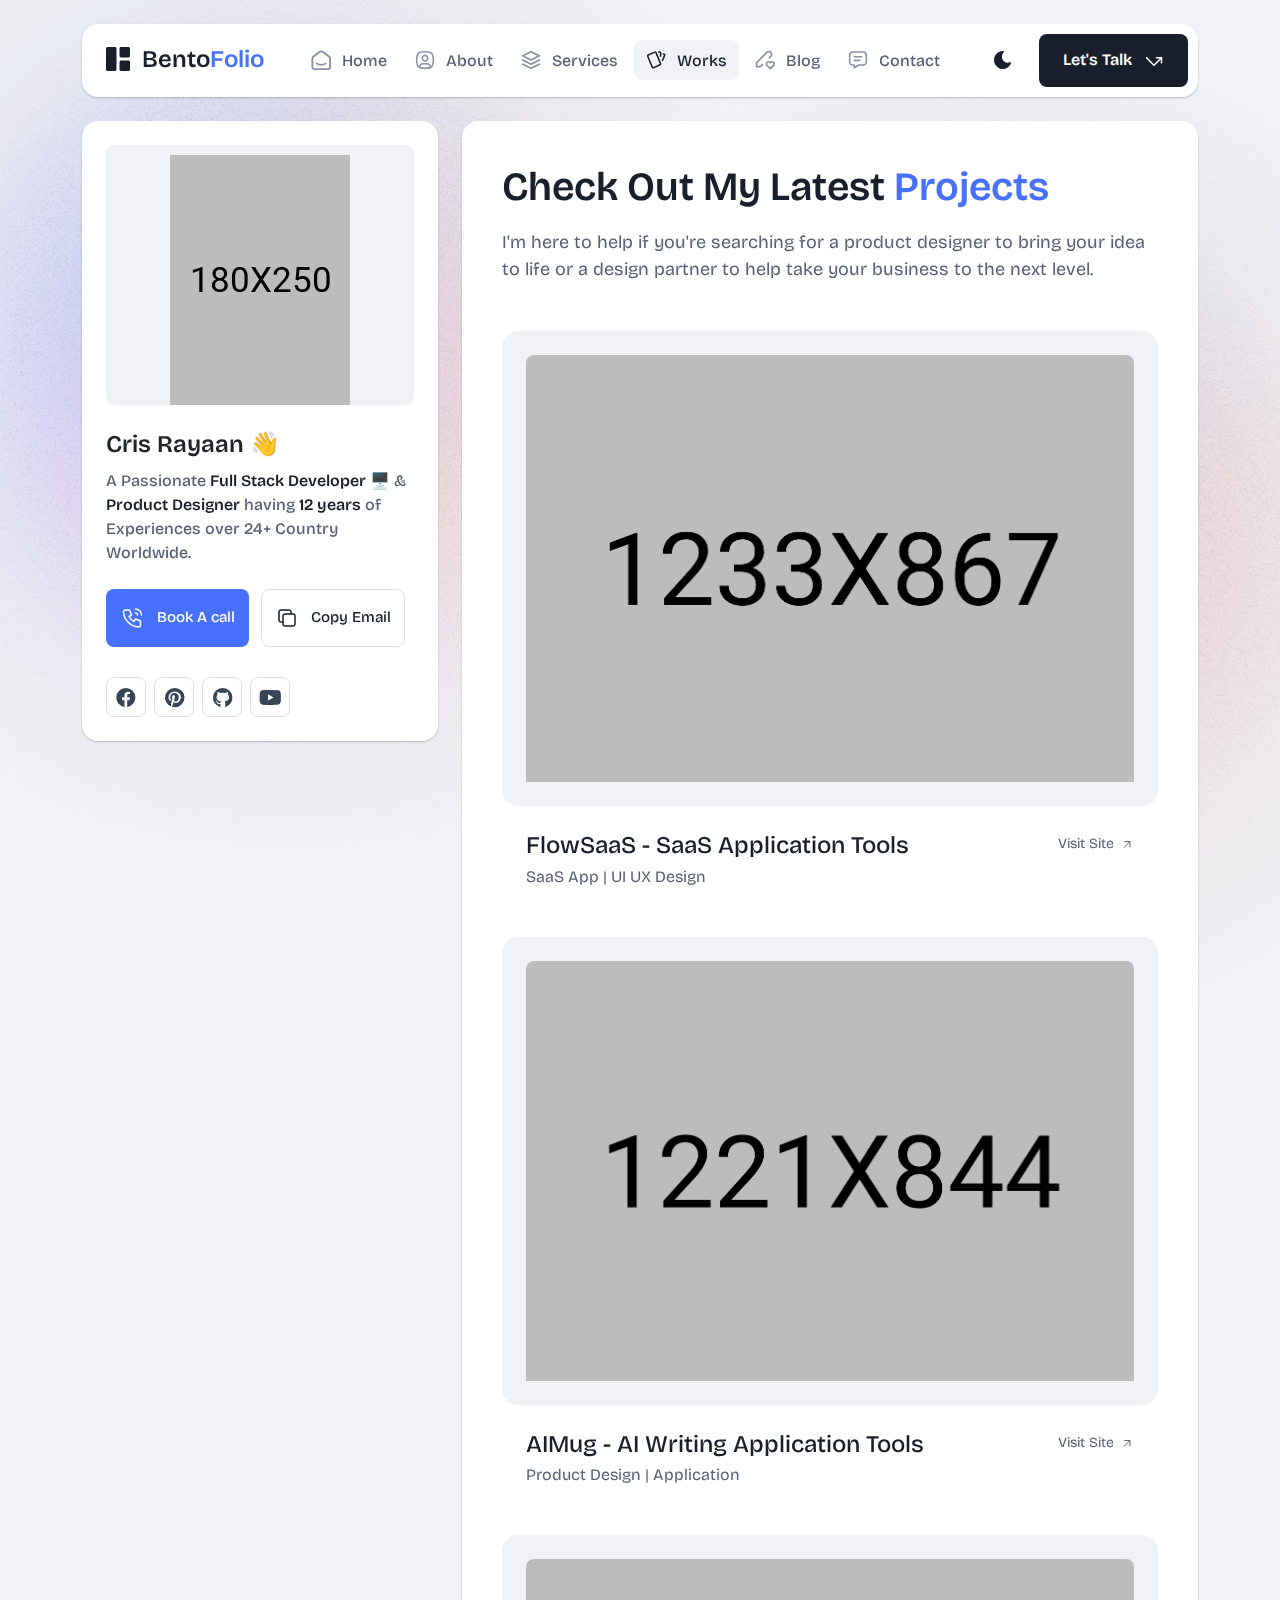
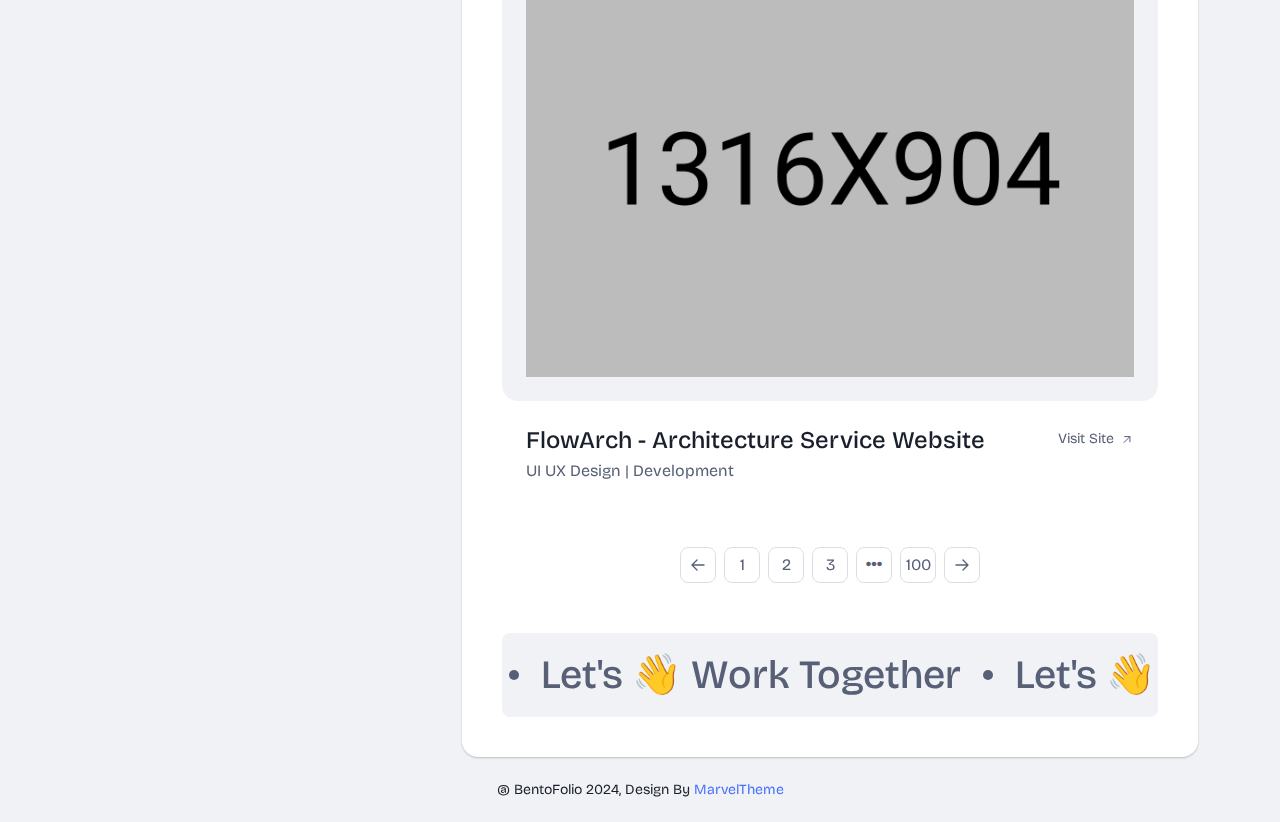
<file: portfolio.html>
<!DOCTYPE html>
<html lang="en">

<head>
  <meta charset="UTF-8">
  <meta http-equiv="X-UA-Compatible" content="IE=edge">
  <title>Bentofolio - Bootstrap Personal Portfolio Template</title>
  <meta name="description" content="Bentofolio - Bootstrap Personal Portfolio Template">
  <meta name="viewport" content="width=device-width, initial-scale=1">

  <link rel="shortcut icon" type="image/x-icon" href="assets/img/favicon.svg">
  <!-- Place favicon.ico in the root directory -->

  <!-- CSS here -->
  <link rel="stylesheet" href="assets/css/bootstrap.min.css">
  <link rel="stylesheet" href="assets/fontawsome/css/all.min.css">
  <link rel="stylesheet" href="assets/fontawsome/css/fontawesome.min.css">
  <link rel="stylesheet" href="assets/css/slick.css">
  <link rel="stylesheet" href="assets/css/magnific-popup.css">
  <link rel="stylesheet" href="assets/css/style.css">
  <link rel="stylesheet" href="assets/css/responsive.css">
</head>

<body>
  <div id="page-content">
    <!-- header part start -->
    <header class="header-area">
      <nav class="navbar">
        <div class="container">
          <div class="menu-container">
            <div class="logo">
              <a class="navbar-brand me-0" href="index.html">
                <svg width="24" height="24" viewBox="0 0 24 24" fill="none" xmlns="http://www.w3.org/2000/svg">
                  <path
                    d="M0 1.5C0 1.10218 0.158035 0.720644 0.43934 0.43934C0.720644 0.158035 1.10218 0 1.5 0L9 0C9.39782 0 9.77936 0.158035 10.0607 0.43934C10.342 0.720644 10.5 1.10218 10.5 1.5V22.5C10.5 22.8978 10.342 23.2794 10.0607 23.5607C9.77936 23.842 9.39782 24 9 24H1.5C1.10218 24 0.720644 23.842 0.43934 23.5607C0.158035 23.2794 0 22.8978 0 22.5V1.5ZM13.5 1.5C13.5 1.10218 13.658 0.720644 13.9393 0.43934C14.2206 0.158035 14.6022 0 15 0L22.5 0C22.8978 0 23.2794 0.158035 23.5607 0.43934C23.842 0.720644 24 1.10218 24 1.5V9C24 9.39782 23.842 9.77936 23.5607 10.0607C23.2794 10.342 22.8978 10.5 22.5 10.5H15C14.6022 10.5 14.2206 10.342 13.9393 10.0607C13.658 9.77936 13.5 9.39782 13.5 9V1.5ZM13.5 15C13.5 14.6022 13.658 14.2206 13.9393 13.9393C14.2206 13.658 14.6022 13.5 15 13.5H22.5C22.8978 13.5 23.2794 13.658 23.5607 13.9393C23.842 14.2206 24 14.6022 24 15V22.5C24 22.8978 23.842 23.2794 23.5607 23.5607C23.2794 23.842 22.8978 24 22.5 24H15C14.6022 24 14.2206 23.842 13.9393 23.5607C13.658 23.2794 13.5 22.8978 13.5 22.5V15Z"
                    class="logo-icon" />
                </svg>
                <span>Bento<span class="primary">Folio</span></span>
              </a>
            </div>
            <div class="navbar-main d-flex flex-grow-1">
              <div class="logo inner-logo d-block d-xl-none">
                <a class="navbar-brand me-0" href="index.html">
                  <svg width="24" height="24" viewBox="0 0 24 24" fill="none" xmlns="http://www.w3.org/2000/svg">
                    <path
                      d="M0 1.5C0 1.10218 0.158035 0.720644 0.43934 0.43934C0.720644 0.158035 1.10218 0 1.5 0L9 0C9.39782 0 9.77936 0.158035 10.0607 0.43934C10.342 0.720644 10.5 1.10218 10.5 1.5V22.5C10.5 22.8978 10.342 23.2794 10.0607 23.5607C9.77936 23.842 9.39782 24 9 24H1.5C1.10218 24 0.720644 23.842 0.43934 23.5607C0.158035 23.2794 0 22.8978 0 22.5V1.5ZM13.5 1.5C13.5 1.10218 13.658 0.720644 13.9393 0.43934C14.2206 0.158035 14.6022 0 15 0L22.5 0C22.8978 0 23.2794 0.158035 23.5607 0.43934C23.842 0.720644 24 1.10218 24 1.5V9C24 9.39782 23.842 9.77936 23.5607 10.0607C23.2794 10.342 22.8978 10.5 22.5 10.5H15C14.6022 10.5 14.2206 10.342 13.9393 10.0607C13.658 9.77936 13.5 9.39782 13.5 9V1.5ZM13.5 15C13.5 14.6022 13.658 14.2206 13.9393 13.9393C14.2206 13.658 14.6022 13.5 15 13.5H22.5C22.8978 13.5 23.2794 13.658 23.5607 13.9393C23.842 14.2206 24 14.6022 24 15V22.5C24 22.8978 23.842 23.2794 23.5607 23.5607C23.2794 23.842 22.8978 24 22.5 24H15C14.6022 24 14.2206 23.842 13.9393 23.5607C13.658 23.2794 13.5 22.8978 13.5 22.5V15Z"
                      class="logo-icon" />
                  </svg>
                  <span>Bento<span class="primary">Folio</span></span>
                </a>
              </div>
              <ul class="navbar-info mx-auto">
                <li class="nav-item">
                  <a class="nav-link" aria-current="page" href="index.html">
                    <svg class="nav-icon" viewBox="0 0 15 15" fill="none" xmlns="http://www.w3.org/2000/svg">
                      <path
                        d="M13.475 4.92481L9.03083 1.46814C8.64082 1.16473 8.1608 1 7.66667 1C7.17254 1 6.69251 1.16473 6.3025 1.46814L1.8575 4.92481C1.59037 5.13254 1.37424 5.39858 1.22563 5.7026C1.07701 6.00662 0.99984 6.34058 1 6.67897V12.679C1 13.121 1.17559 13.5449 1.48816 13.8575C1.80072 14.17 2.22464 14.3456 2.66667 14.3456H12.6667C13.1087 14.3456 13.5326 14.17 13.8452 13.8575C14.1577 13.5449 14.3333 13.121 14.3333 12.679V6.67897C14.3333 5.99314 14.0167 5.34564 13.475 4.92481Z"
                        stroke-width="1.4" stroke-linecap="round" stroke-linejoin="round" />
                      <path d="M10.9753 10.1665C9.13359 11.2773 6.14859 11.2773 4.30859 10.1665" stroke-width="1.4"
                        stroke-linecap="round" stroke-linejoin="round" />
                    </svg>

                    <span>Home</span>
                  </a>
                </li>
                <li class="nav-item">
                  <a class="nav-link" href="about.html">
                    <svg class="nav-icon" viewBox="0 0 18 18" fill="none" xmlns="http://www.w3.org/2000/svg">
                      <path
                        d="M9 9.8335C9.66304 9.8335 10.2989 9.5701 10.7678 9.10126C11.2366 8.63242 11.5 7.99654 11.5 7.3335C11.5 6.67045 11.2366 6.03457 10.7678 5.56573C10.2989 5.09689 9.66304 4.8335 9 4.8335C8.33696 4.8335 7.70107 5.09689 7.23223 5.56573C6.76339 6.03457 6.5 6.67045 6.5 7.3335C6.5 7.99654 6.76339 8.63242 7.23223 9.10126C7.70107 9.5701 8.33696 9.8335 9 9.8335Z"
                        stroke-width="1.4" stroke-linecap="round" stroke-linejoin="round" />
                      <path
                        d="M9 1.5C15 1.5 16.5 3 16.5 9C16.5 15 15 16.5 9 16.5C3 16.5 1.5 15 1.5 9C1.5 3 3 1.5 9 1.5Z"
                        stroke-width="1.4" stroke-linecap="round" stroke-linejoin="round" />
                      <path
                        d="M4 15.7085V15.6668C4 14.7828 4.35119 13.9349 4.97631 13.3098C5.60143 12.6847 6.44928 12.3335 7.33333 12.3335H10.6667C11.5507 12.3335 12.3986 12.6847 13.0237 13.3098C13.6488 13.9349 14 14.7828 14 15.6668V15.7085"
                        stroke-width="1.4" stroke-linecap="round" stroke-linejoin="round" />
                    </svg>
                    About
                  </a>
                </li>
                <li class="nav-item">
                  <a class="nav-link" href="services.html">
                    <svg class="nav-icon" viewBox="0 0 16 16" fill="none" xmlns="http://www.w3.org/2000/svg">
                      <path d="M7.99967 1.3335L1.33301 4.66683L7.99967 8.00016L14.6663 4.66683L7.99967 1.3335Z"
                        stroke-width="1.4" stroke-linecap="round" stroke-linejoin="round" />
                      <path d="M1.33301 8L7.99967 11.3333L14.6663 8" stroke-width="1.4" stroke-linecap="round"
                        stroke-linejoin="round" />
                      <path d="M1.33301 11.3335L7.99967 14.6668L14.6663 11.3335" stroke-width="1.4"
                        stroke-linecap="round" stroke-linejoin="round" />
                    </svg>
                    Services
                  </a>
                </li>
                <li class="nav-item">
                  <a class="nav-link active" href="portfolio.html">
                    <svg class="nav-icon" viewBox="0 0 18 17" fill="none" xmlns="http://www.w3.org/2000/svg">
                      <path
                        d="M2.00326 3.99733L7.95159 1.40649C8.04974 1.36442 8.15533 1.34243 8.26212 1.34181C8.3689 1.34119 8.47473 1.36196 8.57337 1.40289C8.67201 1.44382 8.76145 1.50408 8.83642 1.58013C8.9114 1.65617 8.97039 1.74646 9.00992 1.84566L13.1133 11.764C13.1985 11.9651 13.2014 12.1917 13.1213 12.3949C13.0412 12.5982 12.8845 12.7618 12.6849 12.8507L6.73742 15.4415C6.63922 15.4837 6.53356 15.5058 6.42668 15.5065C6.3198 15.5072 6.21387 15.4864 6.11514 15.4455C6.0164 15.4046 5.92688 15.3442 5.85184 15.2681C5.7768 15.192 5.71778 15.1016 5.67826 15.0023L1.57492 5.08316C1.48963 4.88204 1.48673 4.65546 1.56684 4.45222C1.64696 4.24898 1.80367 4.08616 2.00326 3.99733Z"
                        stroke-width="1.4" stroke-linecap="round" stroke-linejoin="round" />
                      <path
                        d="M11.5 1.3335H12.3333C12.5543 1.3335 12.7663 1.42129 12.9226 1.57757C13.0789 1.73385 13.1667 1.94582 13.1667 2.16683V5.0835"
                        stroke-width="1.4" stroke-linecap="round" stroke-linejoin="round" />
                      <path
                        d="M15.6663 3C15.8863 3.09333 16.0997 3.18083 16.3063 3.2625C16.5098 3.34882 16.6706 3.51241 16.7534 3.71729C16.8362 3.92217 16.8343 4.15155 16.748 4.355L14.833 8.83334"
                        stroke-width="1.4" stroke-linecap="round" stroke-linejoin="round" />
                    </svg>
                    Works
                  </a>
                </li>
                <li class="nav-item">
                  <a class="nav-link" href="blog.html">
                    <svg class="nav-icon" viewBox="0 0 17 16" fill="none" xmlns="http://www.w3.org/2000/svg">
                      <path
                        d="M12.1663 6.16676L13.4163 4.91676C13.6352 4.69789 13.8088 4.43805 13.9273 4.15208C14.0457 3.86612 14.1067 3.55962 14.1067 3.25009C14.1067 2.94056 14.0457 2.63406 13.9273 2.3481C13.8088 2.06213 13.6352 1.80229 13.4163 1.58342C13.1975 1.36455 12.9376 1.19094 12.6517 1.07248C12.3657 0.954033 12.0592 0.893066 11.7497 0.893066C11.4401 0.893066 11.1336 0.954033 10.8477 1.07248C10.5617 1.19094 10.3019 1.36455 10.083 1.58342L1.33301 10.3334V13.6668H4.66634L6.33301 12.0001"
                        stroke-width="1.4" stroke-linecap="round" stroke-linejoin="round" />
                      <path
                        d="M13.0004 15.3335L15.7921 12.5968C15.9633 12.4307 16.0995 12.232 16.1926 12.0124C16.2857 11.7927 16.3339 11.5567 16.3343 11.3181C16.3347 11.0796 16.2873 10.8434 16.1948 10.6235C16.1024 10.4035 15.9669 10.2044 15.7963 10.0377C15.448 9.69712 14.9806 9.50602 14.4935 9.50509C14.0065 9.50415 13.5383 9.69346 13.1888 10.0327L13.0021 10.216L12.8163 10.0327C12.4681 9.69237 12.0008 9.50143 11.5139 9.50049C11.0271 9.49956 10.5591 9.68871 10.2096 10.0277C10.0383 10.1937 9.9021 10.3924 9.80891 10.612C9.71572 10.8316 9.66746 11.0677 9.667 11.3062C9.66653 11.5447 9.71386 11.781 9.80619 12.0009C9.89853 12.2209 10.034 12.4201 10.2046 12.5868L13.0004 15.3335Z"
                        stroke-width="1.4" stroke-linecap="round" stroke-linejoin="round" />
                    </svg>
                    Blog
                  </a>
                </li>
                <li class="nav-item">
                  <a class="nav-link" href="contact.html">
                    <svg class="nav-icon" viewBox="0 0 18 17" fill="none" xmlns="http://www.w3.org/2000/svg">
                      <path d="M5.66699 5.5H12.3337" stroke-width="1.4" stroke-linecap="round"
                        stroke-linejoin="round" />
                      <path d="M5.66699 8.8335H10.667" stroke-width="1.4" stroke-linecap="round"
                        stroke-linejoin="round" />
                      <path
                        d="M14 1.3335C14.663 1.3335 15.2989 1.59689 15.7678 2.06573C16.2366 2.53457 16.5 3.17045 16.5 3.8335V10.5002C16.5 11.1632 16.2366 11.7991 15.7678 12.2679C15.2989 12.7368 14.663 13.0002 14 13.0002H9.83333L5.66667 15.5002V13.0002H4C3.33696 13.0002 2.70107 12.7368 2.23223 12.2679C1.76339 11.7991 1.5 11.1632 1.5 10.5002V3.8335C1.5 3.17045 1.76339 2.53457 2.23223 2.06573C2.70107 1.59689 3.33696 1.3335 4 1.3335H14Z"
                        stroke-width="1.4" stroke-linecap="round" stroke-linejoin="round" />
                    </svg>
                    Contact
                  </a>
                </li>
              </ul>
              <div class="header-right-info d-flex align-items-center">
                <button class="theme-control-btn">
                  <span class="dark">
                    <svg width="24" height="24" viewBox="0 0 24 24" fill="none" xmlns="http://www.w3.org/2000/svg">
                      <path
                        d="M11.8005 3C10.207 3.0003 8.64356 3.44286 7.27683 4.28049C5.91011 5.11811 4.79139 6.31937 4.04002 7.75612C3.28865 9.19288 2.93281 10.8112 3.01046 12.4386C3.08811 14.0659 3.59633 15.6411 4.48091 16.9963C5.3655 18.3514 6.59326 19.4356 8.03324 20.1333C9.47322 20.8309 11.0714 21.1157 12.6573 20.9574C14.2432 20.7991 15.7573 20.2036 17.0381 19.2344C18.319 18.2652 19.3185 16.9587 19.9301 15.4542C20.2302 14.7162 19.5111 13.9746 18.7875 14.2752C17.5475 14.7888 16.1706 14.8418 14.8963 14.425C13.622 14.0082 12.5308 13.1479 11.8126 11.9937C11.0943 10.8396 10.7943 9.4645 10.9648 8.10764C11.1353 6.75077 11.7655 5.49792 12.7458 4.5669L12.8136 4.4949C13.2986 3.9279 12.913 3.0072 12.1464 3.0072H11.9122L11.8524 3.0018L11.7996 3H11.8005Z"
                        fill="#1A1F2C" />
                    </svg>
                    <small class="theme-text d-block d-xl-none">Change appearance</small>
                  </span>
                  <span class="light">
                    <svg width="24" height="24" viewBox="0 0 24 24" fill="none" xmlns="http://www.w3.org/2000/svg">
                      <path
                        d="M12 19C12.2449 19 12.4813 19.09 12.6644 19.2527C12.8474 19.4155 12.9643 19.6397 12.993 19.883L13 20V21C12.9997 21.2549 12.9021 21.5 12.7272 21.6854C12.5522 21.8707 12.313 21.9822 12.0586 21.9972C11.8042 22.0121 11.5536 21.9293 11.3582 21.7657C11.1627 21.6021 11.0371 21.3701 11.007 21.117L11 21V20C11 19.7348 11.1054 19.4804 11.2929 19.2929C11.4804 19.1054 11.7348 19 12 19Z"
                        fill="#FD7E41" />
                      <path
                        d="M18.3127 16.9099L18.4067 16.9929L19.1067 17.6929C19.2861 17.8729 19.3902 18.1144 19.398 18.3683C19.4057 18.6223 19.3165 18.8697 19.1485 19.0602C18.9804 19.2508 18.7462 19.3702 18.4933 19.3943C18.2403 19.4184 17.9877 19.3454 17.7867 19.1899L17.6927 19.1069L16.9927 18.4069C16.8202 18.2347 16.7165 18.0053 16.7012 17.7619C16.6859 17.5186 16.76 17.278 16.9097 17.0855C17.0593 16.893 17.2741 16.7618 17.5137 16.7166C17.7533 16.6713 18.0012 16.7152 18.2107 16.8399L18.3127 16.9099Z"
                        fill="#FD7E41" />
                      <path
                        d="M7.00747 16.993C7.17965 17.1652 7.28308 17.3943 7.29836 17.6373C7.31364 17.8803 7.23972 18.1206 7.09047 18.313L7.00747 18.407L6.30747 19.107C6.12751 19.2863 5.88604 19.3905 5.63209 19.3982C5.37814 19.406 5.13076 19.3168 4.94019 19.1487C4.74963 18.9807 4.63017 18.7464 4.60607 18.4935C4.58198 18.2406 4.65506 17.988 4.81047 17.787L4.89347 17.693L5.59347 16.993C5.781 16.8055 6.03531 16.7002 6.30047 16.7002C6.56563 16.7002 6.81994 16.8055 7.00747 16.993Z"
                        fill="#FD7E41" />
                      <path
                        d="M3.99987 11C4.25475 11.0003 4.4999 11.0979 4.68524 11.2728C4.87057 11.4478 4.9821 11.687 4.99704 11.9414C5.01198 12.1958 4.92919 12.4464 4.7656 12.6418C4.60201 12.8373 4.36996 12.9629 4.11687 12.993L3.99987 13H2.99987C2.74499 12.9997 2.49984 12.9021 2.3145 12.7272C2.12916 12.5522 2.01763 12.313 2.0027 12.0586C1.98776 11.8042 2.07054 11.5536 2.23413 11.3582C2.39772 11.1627 2.62977 11.0371 2.88287 11.007L2.99987 11H3.99987Z"
                        fill="#FD7E41" />
                      <path
                        d="M20.9999 11C21.2547 11.0003 21.4999 11.0979 21.6852 11.2728C21.8706 11.4478 21.9821 11.687 21.997 11.9414C22.012 12.1958 21.9292 12.4464 21.7656 12.6418C21.602 12.8373 21.37 12.9629 21.1169 12.993L20.9999 13H19.9999C19.745 12.9997 19.4998 12.9021 19.3145 12.7272C19.1292 12.5522 19.0176 12.313 19.0027 12.0586C18.9878 11.8042 19.0705 11.5536 19.2341 11.3582C19.3977 11.1627 19.6298 11.0371 19.8829 11.007L19.9999 11H20.9999Z"
                        fill="#FD7E41" />
                      <path
                        d="M6.21264 4.80985L6.30664 4.89285L7.00664 5.59285C7.18599 5.77281 7.29011 6.01429 7.29787 6.26824C7.30562 6.52219 7.21642 6.76957 7.04839 6.96013C6.88036 7.1507 6.64609 7.27016 6.39316 7.29425C6.14024 7.31834 5.88763 7.24526 5.68664 7.08985L5.59264 7.00685L4.89264 6.30685C4.72073 6.13453 4.61757 5.90543 4.6025 5.66248C4.58744 5.41954 4.6615 5.17945 4.8108 4.98721C4.9601 4.79497 5.1744 4.66378 5.41351 4.61824C5.65262 4.57271 5.90013 4.61594 6.10964 4.73985L6.21264 4.80985Z"
                        fill="#FD7E41" />
                      <path
                        d="M19.1071 4.89288C19.2793 5.06508 19.3827 5.29418 19.398 5.5372C19.4132 5.78023 19.3393 6.02048 19.1901 6.21288L19.1071 6.30688L18.4071 7.00688C18.2271 7.18623 17.9856 7.29036 17.7317 7.29811C17.4777 7.30587 17.2304 7.21667 17.0398 7.04864C16.8492 6.8806 16.7298 6.64633 16.7057 6.39341C16.6816 6.14049 16.7547 5.88788 16.9101 5.68688L16.9931 5.59288L17.6931 4.89288C17.8806 4.70541 18.1349 4.6001 18.4001 4.6001C18.6652 4.6001 18.9196 4.70541 19.1071 4.89288Z"
                        fill="#FD7E41" />
                      <path
                        d="M12 2C12.2449 2.00003 12.4813 2.08996 12.6644 2.25272C12.8474 2.41547 12.9643 2.63975 12.993 2.883L13 3V4C12.9997 4.25488 12.9021 4.50003 12.7272 4.68537C12.5522 4.8707 12.313 4.98223 12.0586 4.99717C11.8042 5.01211 11.5536 4.92933 11.3582 4.76573C11.1627 4.60214 11.0371 4.3701 11.007 4.117L11 4V3C11 2.73478 11.1054 2.48043 11.2929 2.29289C11.4804 2.10536 11.7348 2 12 2Z"
                        fill="#FD7E41" />
                      <path
                        d="M12 7C12.9797 6.99994 13.9378 7.28769 14.7553 7.8275C15.5729 8.36731 16.2138 9.1354 16.5986 10.0364C16.9833 10.9373 17.0949 11.9315 16.9195 12.8953C16.7441 13.8592 16.2893 14.7502 15.6118 15.4579C14.9343 16.1655 14.0638 16.6585 13.1085 16.8756C12.1532 17.0928 11.1552 17.0245 10.2383 16.6793C9.3215 16.334 8.52629 15.7271 7.95146 14.9338C7.37663 14.1405 7.04752 13.1958 7.005 12.217L7 12L7.005 11.783C7.06092 10.4958 7.61161 9.27978 8.54222 8.38866C9.47284 7.49754 10.7115 7.00007 12 7Z"
                        fill="#FD7E41" />
                    </svg>
                    <small class="theme-text d-block d-xl-none">Change appearance</small>
                  </span>
                </button>
                <a href="contact.html" class="lets-talk-btn">
                  Let's Talk
                  <svg class="icon" width="20" height="20" viewBox="0 0 20 20" fill="none"
                    xmlns="http://www.w3.org/2000/svg">
                    <path d="M17.5 11.6665V6.6665H12.5" stroke="white" stroke-width="1.5" stroke-linecap="round"
                      stroke-linejoin="round" />
                    <path d="M17.5 6.6665L10 14.1665L2.5 6.6665" stroke="white" stroke-width="1.5"
                      stroke-linecap="round" stroke-linejoin="round" />
                  </svg>
                </a>
              </div>
            </div>
            <div class="mobile-menu-overlay d-block d-lg-none"></div>
            <div class="mobile-menu-control-bar d-block d-xl-none">
              <button class="mobile-menu-control-bar">
                <i class="fas fa-bars"></i>
              </button>
            </div>
          </div>
        </div>
      </nav>
    </header>
    <!-- header part end -->

    <!-- main area part start -->
    <main>

      <section class="content-box-area mt-4">
        <div class="container">
          <div class="row g-4">
            <div class="col-xl-4">
              <div class="card profile-card">
                <div class="card-body">
                  <div class="image text-center">
                    <img src="assets/img/images/profile.png" alt="profile">
                  </div>
                  <div class="text">
                    <h3 class="card-title">Cris Rayaan 👋</h3>
                    <p>A Passionate <span>Full Stack Developer</span> 🖥️ & <span>Product Designer</span> having
                      <span>12
                        years</span> of Experiences over 24+
                      Country Worldwide.</p>
                    <div class="common-button-groups">
                      <a class="btn btn-call" href="#">
                        <svg class="icon" width="25" height="24" viewBox="0 0 25 24" fill="none"
                          xmlns="http://www.w3.org/2000/svg">
                          <path
                            d="M5.5 4H9.5L11.5 9L9 10.5C10.071 12.6715 11.8285 14.429 14 15.5L15.5 13L20.5 15V19C20.5 19.5304 20.2893 20.0391 19.9142 20.4142C19.5391 20.7893 19.0304 21 18.5 21C14.5993 20.763 10.9202 19.1065 8.15683 16.3432C5.3935 13.5798 3.73705 9.90074 3.5 6C3.5 5.46957 3.71071 4.96086 4.08579 4.58579C4.46086 4.21071 4.96957 4 5.5 4Z"
                            stroke="white" stroke-width="1.5" stroke-linecap="round" stroke-linejoin="round" />
                          <path
                            d="M15.5 7C16.0304 7 16.5391 7.21071 16.9142 7.58579C17.2893 7.96086 17.5 8.46957 17.5 9"
                            stroke="white" stroke-width="1.5" stroke-linecap="round" stroke-linejoin="round" />
                          <path d="M15.5 3C17.0913 3 18.6174 3.63214 19.7426 4.75736C20.8679 5.88258 21.5 7.4087 21.5 9"
                            stroke="white" stroke-width="1.5" stroke-linecap="round" stroke-linejoin="round" />
                        </svg>
                        Book A call
                      </a>
                      <button class="btn btn-copy" data-clipboard-text="example@example.com">
                        <svg class="icon" width="24" height="24" viewBox="0 0 24 24" fill="none"
                          xmlns="http://www.w3.org/2000/svg">
                          <path
                            d="M8 10C8 9.46957 8.21071 8.96086 8.58579 8.58579C8.96086 8.21071 9.46957 8 10 8H18C18.5304 8 19.0391 8.21071 19.4142 8.58579C19.7893 8.96086 20 9.46957 20 10V18C20 18.5304 19.7893 19.0391 19.4142 19.4142C19.0391 19.7893 18.5304 20 18 20H10C9.46957 20 8.96086 19.7893 8.58579 19.4142C8.21071 19.0391 8 18.5304 8 18V10Z"
                            stroke-width="1.5" stroke-linecap="round" stroke-linejoin="round" />
                          <path
                            d="M16 8V6C16 5.46957 15.7893 4.96086 15.4142 4.58579C15.0391 4.21071 14.5304 4 14 4H6C5.46957 4 4.96086 4.21071 4.58579 4.58579C4.21071 4.96086 4 5.46957 4 6V14C4 14.5304 4.21071 15.0391 4.58579 15.4142C4.96086 15.7893 5.46957 16 6 16H8"
                            stroke-width="1.5" stroke-linecap="round" stroke-linejoin="round" />
                        </svg>
                        Copy Email
                      </button>
                    </div>
                    <div class="social-media-icon">
                      <ul class="list-unstyled">
                        <li><a href="#"><i class="fab fa-facebook"></i></a></li>
                        <li><a href="#"><i class="fab fa-pinterest"></i></a></li>
                        <li><a href="#"><i class="fab fa-github"></i></a></li>
                        <li><a href="#"><i class="fab fa-youtube"></i></a></li>
                      </ul>
                    </div>
                  </div>
                </div>
              </div>
            </div>
            <div class="col-xl-8">
              <div class="card content-box-card">
                <div class="card-body portfolio-card">
                  <div class="top-info">
                    <div class="text">
                      <h1 class="main-title">Check Out My Latest <span>Projects</span></h1>
                      <p>I'm here to help if you're searching for a product designer to bring your idea to life or a
                        design partner to help take your business to the next level.</p>
                    </div>
                  </div>
                  <div class="portfolio-area">
                    <div class="row g-4 parent-container">
                      <div class="col-lg-12">
                        <div class="portfolio-item">
                          <div class="image">
                            <img src="assets/img/projects/project-1.png" alt="project-1" class="img-fluid w-100">
                            <a href="assets/img/projects/project-1.png"
                              class="gallery-popup full-image-preview parent-container">
                              <svg class="icon" xmlns="http://www.w3.org/2000/svg" viewBox="0 0 20 20" fill="none"
                                stroke="currentColor" stroke-linecap="round" stroke-linejoin="round" stroke-width="1.5">
                                <path d="M10 4.167v11.666M4.167 10h11.666"></path>
                              </svg>
                            </a>
                          </div>
                          <div class="text">
                            <div class="info">
                              <a href="portfolio-details.html" class="title">FlowSaaS - SaaS Application Tools</a>
                              <p class="subtitle">SaaS App | UI UX Design</p>
                            </div>
                            <div class="visite-btn">
                              <a href="portfolio-details.html">Visit Site
                                <svg class="arrow-up" width="14" height="15" viewBox="0 0 14 15" fill="none"
                                  xmlns="http://www.w3.org/2000/svg">
                                  <path d="M9.91634 4.5835L4.08301 10.4168" stroke-linecap="round"
                                    stroke-linejoin="round"></path>
                                  <path d="M4.66699 4.5835H9.91699V9.8335" stroke-linecap="round"
                                    stroke-linejoin="round"></path>
                                </svg>
                              </a>
                            </div>
                          </div>
                        </div>
                      </div>
                      <div class="col-lg-12">
                        <div class="portfolio-item">
                          <div class="image">
                            <img src="assets/img/projects/project-2.png" alt="project-2" class="img-fluid w-100">
                            <a href="assets/img/projects/project-2.png"
                              class="gallery-popup full-image-preview parent-container">
                              <svg class="icon" xmlns="http://www.w3.org/2000/svg" viewBox="0 0 20 20" fill="none"
                                stroke="currentColor" stroke-linecap="round" stroke-linejoin="round" stroke-width="1.5">
                                <path d="M10 4.167v11.666M4.167 10h11.666"></path>
                              </svg>
                            </a>
                          </div>
                          <div class="text">
                            <div class="info">
                              <a href="portfolio-details.html" class="title">AIMug - AI Writing Application Tools</a>
                              <p class="subtitle">Product Design | Application</p>
                            </div>
                            <div class="visite-btn">
                              <a href="portfolio-details.html">Visit Site
                                <svg class="arrow-up" width="14" height="15" viewBox="0 0 14 15" fill="none"
                                  xmlns="http://www.w3.org/2000/svg">
                                  <path d="M9.91634 4.5835L4.08301 10.4168" stroke-linecap="round"
                                    stroke-linejoin="round"></path>
                                  <path d="M4.66699 4.5835H9.91699V9.8335" stroke-linecap="round"
                                    stroke-linejoin="round"></path>
                                </svg>
                              </a>
                            </div>
                          </div>
                        </div>
                      </div>
                      <div class="col-lg-12">
                        <div class="portfolio-item">
                          <div class="image">
                            <img src="assets/img/projects/project-3.png" alt="project-3" class="img-fluid w-100">
                            <a href="assets/img/projects/project-3.png"
                              class="gallery-popup full-image-preview parent-container">
                              <svg class="icon" xmlns="http://www.w3.org/2000/svg" viewBox="0 0 20 20" fill="none"
                                stroke="currentColor" stroke-linecap="round" stroke-linejoin="round" stroke-width="1.5">
                                <path d="M10 4.167v11.666M4.167 10h11.666"></path>
                              </svg>
                            </a>
                          </div>
                          <div class="text">
                            <div class="info">
                              <a href="portfolio-details.html" class="title">FlowArch - Architecture Service Website</a>
                              <p class="subtitle">UI UX Design | Development</p>
                            </div>
                            <div class="visite-btn">
                              <a href="portfolio-details.html">Visit Site
                                <svg class="arrow-up" width="14" height="15" viewBox="0 0 14 15" fill="none"
                                  xmlns="http://www.w3.org/2000/svg">
                                  <path d="M9.91634 4.5835L4.08301 10.4168" stroke-linecap="round"
                                    stroke-linejoin="round"></path>
                                  <path d="M4.66699 4.5835H9.91699V9.8335" stroke-linecap="round"
                                    stroke-linejoin="round"></path>
                                </svg>
                              </a>
                            </div>
                          </div>
                        </div>
                      </div>
                    </div>
                    <div class="pagination">
                      <ul class="list-unstyled">
                        <li class="prev">
                          <button>
                            <svg class="icon" xmlns="http://www.w3.org/2000/svg" fill="none" viewBox="0 0 24 24"
                              stroke-width="2" stroke="currentColor">
                              <path stroke-linecap="round" stroke-linejoin="round"
                                d="M10.5 19.5 3 12m0 0 7.5-7.5M3 12h18"></path>
                            </svg>
                          </button>
                        </li>
                        <li><button>1</button></li>
                        <li><button>2</button></li>
                        <li><button>3</button></li>
                        <li>
                          <button class="next-page-btn">
                            <span class="dots"><i class="fas fa-ellipsis-h"></i></span>
                            <span class="next-page">
                              <svg class="icon icon-arrow-right" xmlns="http://www.w3.org/2000/svg" width="24"
                                height="24" viewBox="0 0 24 24" fill="none" stroke="currentColor" stroke-width="2"
                                stroke-linecap="round" stroke-linejoin="round">
                                <path d="m6 17 5-5-5-5"></path>
                                <path d="m13 17 5-5-5-5"></path>
                              </svg>
                            </span>
                            <span class="next-page-number">Next 4 pages</span>
                          </button>
                        </li>
                        <li><button>100</button></li>
                        <li class="next">
                          <button>
                            <svg class="icon" xmlns="http://www.w3.org/2000/svg" fill="none" viewBox="0 0 24 24"
                              stroke-width="2" stroke="currentColor">
                              <path stroke-linecap="round" stroke-linejoin="round"
                                d="M13.5 4.5 21 12m0 0-7.5 7.5M21 12H3"></path>
                            </svg>
                          </button>
                        </li>
                      </ul>
                    </div>
                  </div>

                  <div class="work-together-slider">
                    <div class="slider-main d-flex gap-4 align-items-center">
                      <div class="slider-item">
                        <a href="contact.html">Let's 👋 Work Together</a>
                        <a href="contact.html">Let's 👋 Work Together</a>
                      </div>
                      <div class="slider-item">
                        <a href="contact.html">Let's 👋 Work Together</a>
                        <a href="contact.html">Let's 👋 Work Together</a>
                      </div>
                    </div>
                  </div>
                </div>
              </div>
            </div>
          </div>
        </div>
      </section>

      <!-- background shape area start -->
      <div class="background-shapes">
        <div class="shape-1 common-shape">
          <img src="assets/img/bg/banner-shape-1.png" alt="banner-shape-1">
        </div>
        <div class="shape-2 common-shape">
          <img src="assets/img/bg/banner-shape-1.png" alt="banner-shape-1">
        </div>
        <div class="threed-shape-1 move-with-cursor" data-value="1">
          <img src="assets/img/bg/object-3d-1.png" alt="object-3d-1">
        </div>
        <div class="threed-shape-2 move-with-cursor" data-value="1">
          <img src="assets/img/bg/object-3d-2.png" alt="object-3d-2">
        </div>
      </div>
      <!-- background shape area end -->
    </main>
    <!-- main area part end -->

    <!-- footer part start -->
    <footer class="footer-area">
      <div class="container">
        <div class="text text-center">
          <p>@ BentoFolio 2024, Design By <a href="#">MarvelTheme</a></p>
        </div>
      </div>
    </footer>
    <!-- footer part end -->
  </div>

  <!-- JS here -->
  <script src="assets/js/vendor/jquery-3.6.0.min.js"></script>
  <script src="assets/js/bootstrap.bundle.min.js"></script>
  <script src="assets/js/jquery.magnific-popup.min.js"></script>
  <script src="assets/js/ajax-form.js"></script>
  <script src="assets/js/clipboard.min.js"></script>
  <script src="assets/js/slick.min.js"></script>
  <script src="assets/js/script.js"></script>
</body>


</html>
</file>
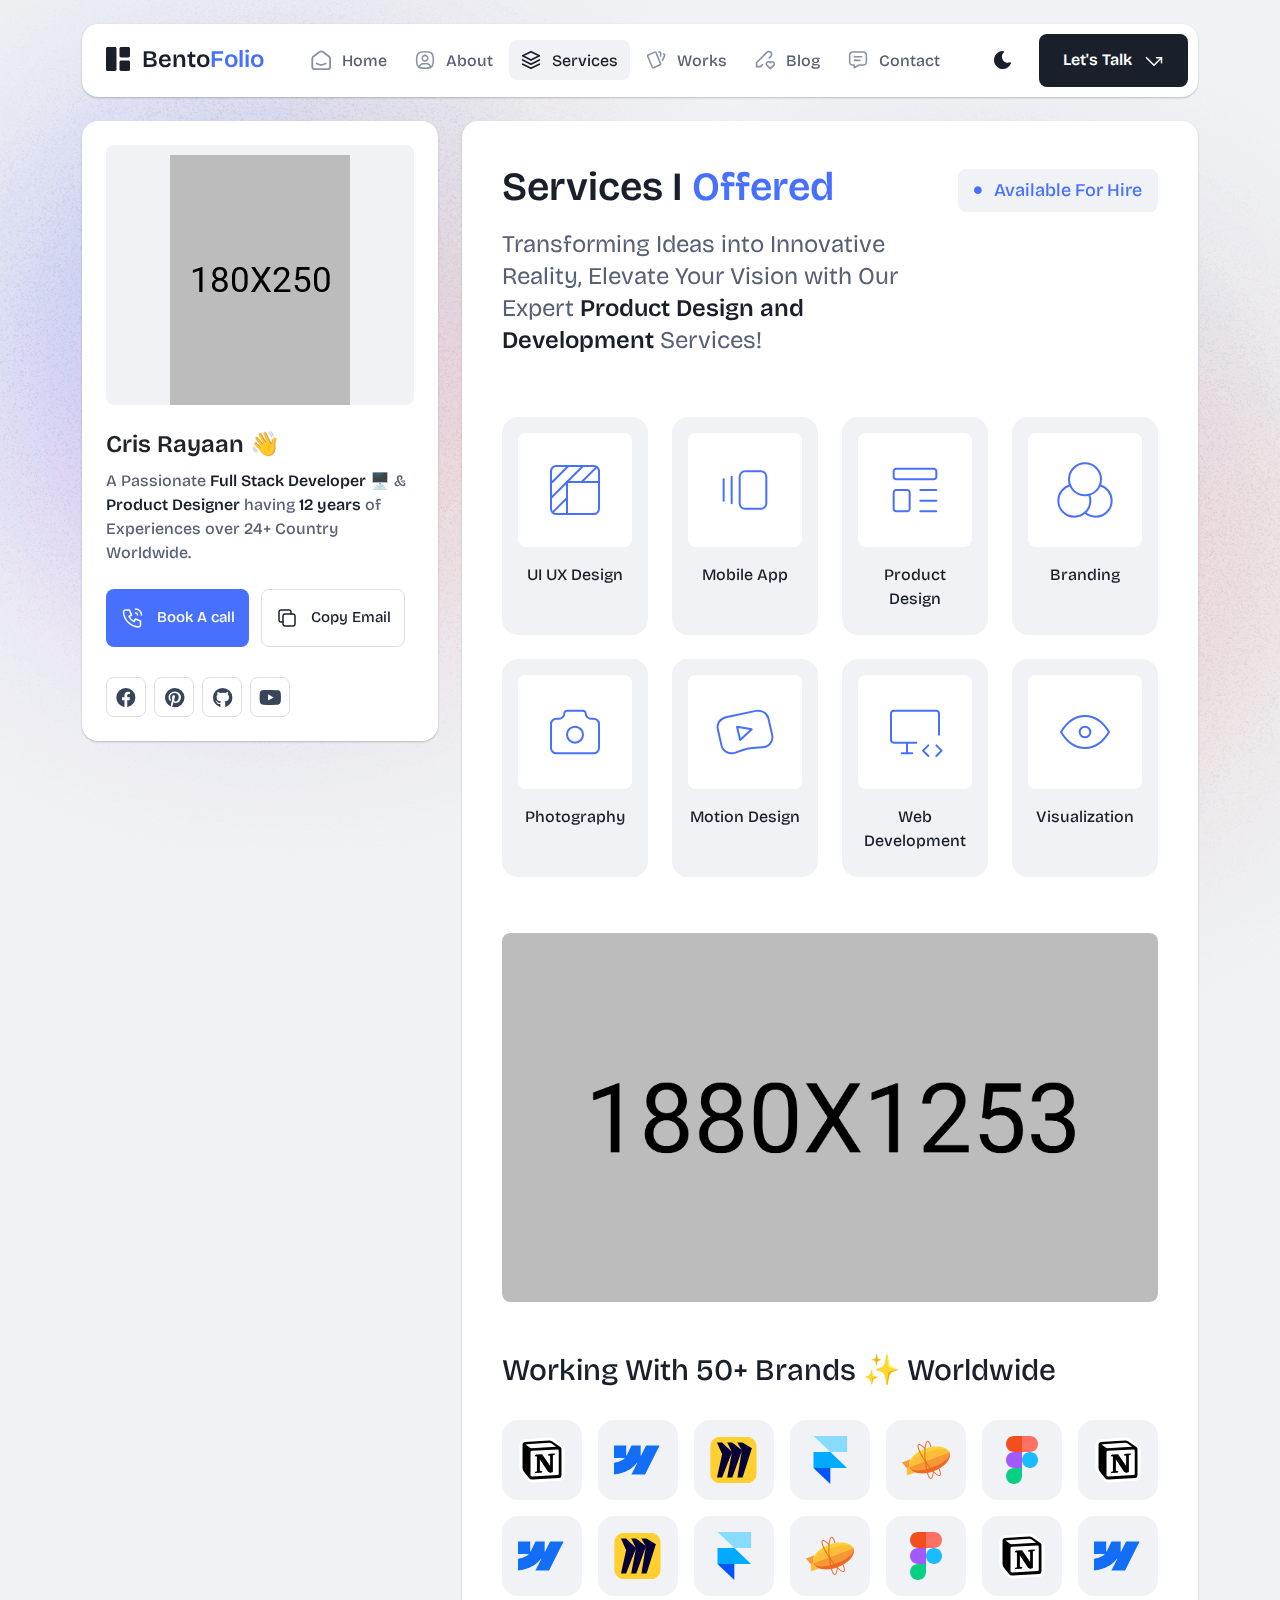
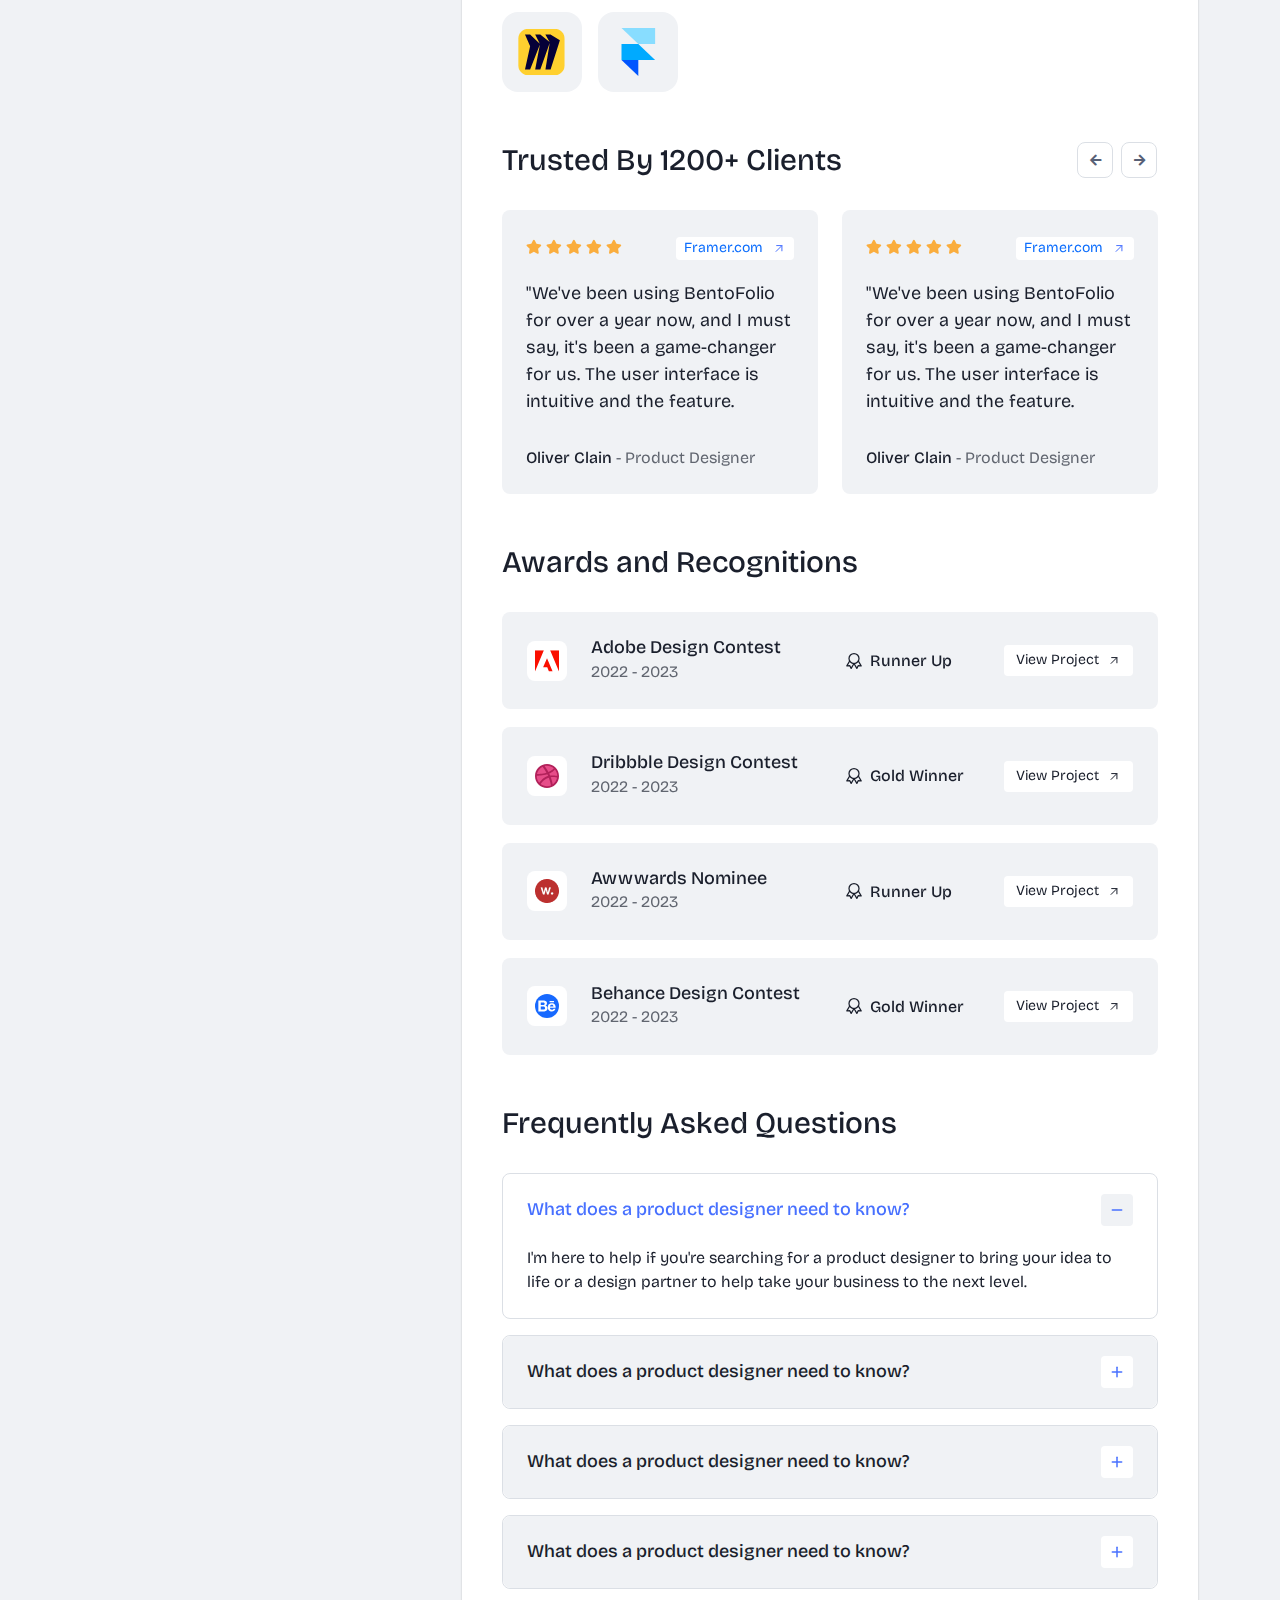
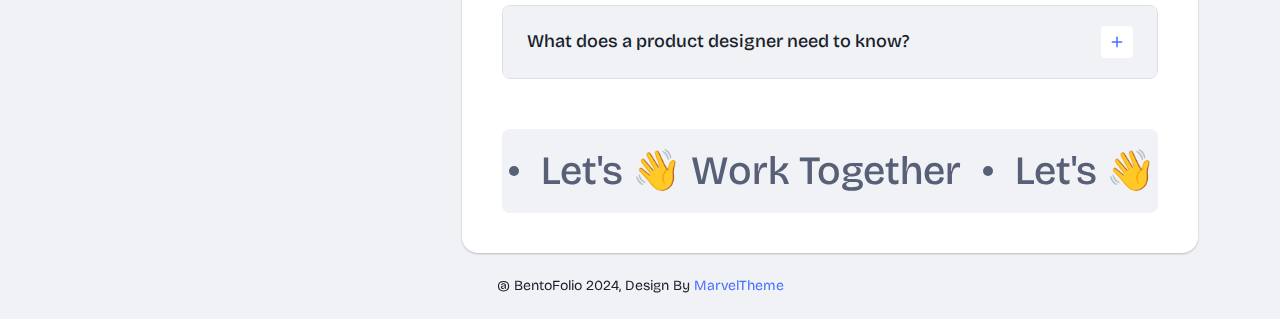
<file: services.html>
<!DOCTYPE html>
<html lang="en">

<head>
  <meta charset="UTF-8">
  <meta http-equiv="X-UA-Compatible" content="IE=edge">
  <title>Bentofolio - Bootstrap Personal Portfolio Template</title>
  <meta name="description" content="Bentofolio - Bootstrap Personal Portfolio Template">
  <meta name="viewport" content="width=device-width, initial-scale=1">

  <link rel="shortcut icon" type="image/x-icon" href="assets/img/favicon.svg">
  <!-- Place favicon.ico in the root directory -->

  <!-- CSS here -->
  <link rel="stylesheet" href="assets/css/bootstrap.min.css">
  <link rel="stylesheet" href="assets/fontawsome/css/all.min.css">
  <link rel="stylesheet" href="assets/fontawsome/css/fontawesome.min.css">
  <link rel="stylesheet" href="assets/css/slick.css">
  <link rel="stylesheet" href="assets/css/magnific-popup.css">
  <link rel="stylesheet" href="assets/css/style.css">
  <link rel="stylesheet" href="assets/css/responsive.css">
</head>

<body>
  <div id="page-content">
    <!-- header part start -->
    <header class="header-area">
      <nav class="navbar">
        <div class="container">
          <div class="menu-container">
            <div class="logo">
              <a class="navbar-brand me-0" href="index.html">
                <svg width="24" height="24" viewBox="0 0 24 24" fill="none" xmlns="http://www.w3.org/2000/svg">
                  <path
                    d="M0 1.5C0 1.10218 0.158035 0.720644 0.43934 0.43934C0.720644 0.158035 1.10218 0 1.5 0L9 0C9.39782 0 9.77936 0.158035 10.0607 0.43934C10.342 0.720644 10.5 1.10218 10.5 1.5V22.5C10.5 22.8978 10.342 23.2794 10.0607 23.5607C9.77936 23.842 9.39782 24 9 24H1.5C1.10218 24 0.720644 23.842 0.43934 23.5607C0.158035 23.2794 0 22.8978 0 22.5V1.5ZM13.5 1.5C13.5 1.10218 13.658 0.720644 13.9393 0.43934C14.2206 0.158035 14.6022 0 15 0L22.5 0C22.8978 0 23.2794 0.158035 23.5607 0.43934C23.842 0.720644 24 1.10218 24 1.5V9C24 9.39782 23.842 9.77936 23.5607 10.0607C23.2794 10.342 22.8978 10.5 22.5 10.5H15C14.6022 10.5 14.2206 10.342 13.9393 10.0607C13.658 9.77936 13.5 9.39782 13.5 9V1.5ZM13.5 15C13.5 14.6022 13.658 14.2206 13.9393 13.9393C14.2206 13.658 14.6022 13.5 15 13.5H22.5C22.8978 13.5 23.2794 13.658 23.5607 13.9393C23.842 14.2206 24 14.6022 24 15V22.5C24 22.8978 23.842 23.2794 23.5607 23.5607C23.2794 23.842 22.8978 24 22.5 24H15C14.6022 24 14.2206 23.842 13.9393 23.5607C13.658 23.2794 13.5 22.8978 13.5 22.5V15Z"
                    class="logo-icon" />
                </svg>
                <span>Bento<span class="primary">Folio</span></span>
              </a>
            </div>
            <div class="navbar-main d-flex flex-grow-1">
              <div class="logo inner-logo d-block d-xl-none">
                <a class="navbar-brand me-0" href="index.html">
                  <svg width="24" height="24" viewBox="0 0 24 24" fill="none" xmlns="http://www.w3.org/2000/svg">
                    <path
                      d="M0 1.5C0 1.10218 0.158035 0.720644 0.43934 0.43934C0.720644 0.158035 1.10218 0 1.5 0L9 0C9.39782 0 9.77936 0.158035 10.0607 0.43934C10.342 0.720644 10.5 1.10218 10.5 1.5V22.5C10.5 22.8978 10.342 23.2794 10.0607 23.5607C9.77936 23.842 9.39782 24 9 24H1.5C1.10218 24 0.720644 23.842 0.43934 23.5607C0.158035 23.2794 0 22.8978 0 22.5V1.5ZM13.5 1.5C13.5 1.10218 13.658 0.720644 13.9393 0.43934C14.2206 0.158035 14.6022 0 15 0L22.5 0C22.8978 0 23.2794 0.158035 23.5607 0.43934C23.842 0.720644 24 1.10218 24 1.5V9C24 9.39782 23.842 9.77936 23.5607 10.0607C23.2794 10.342 22.8978 10.5 22.5 10.5H15C14.6022 10.5 14.2206 10.342 13.9393 10.0607C13.658 9.77936 13.5 9.39782 13.5 9V1.5ZM13.5 15C13.5 14.6022 13.658 14.2206 13.9393 13.9393C14.2206 13.658 14.6022 13.5 15 13.5H22.5C22.8978 13.5 23.2794 13.658 23.5607 13.9393C23.842 14.2206 24 14.6022 24 15V22.5C24 22.8978 23.842 23.2794 23.5607 23.5607C23.2794 23.842 22.8978 24 22.5 24H15C14.6022 24 14.2206 23.842 13.9393 23.5607C13.658 23.2794 13.5 22.8978 13.5 22.5V15Z"
                      class="logo-icon" />
                  </svg>
                  <span>Bento<span class="primary">Folio</span></span>
                </a>
              </div>
              <ul class="navbar-info mx-auto">
                <li class="nav-item">
                  <a class="nav-link" aria-current="page" href="index.html">
                    <svg class="nav-icon" viewBox="0 0 15 15" fill="none" xmlns="http://www.w3.org/2000/svg">
                      <path
                        d="M13.475 4.92481L9.03083 1.46814C8.64082 1.16473 8.1608 1 7.66667 1C7.17254 1 6.69251 1.16473 6.3025 1.46814L1.8575 4.92481C1.59037 5.13254 1.37424 5.39858 1.22563 5.7026C1.07701 6.00662 0.99984 6.34058 1 6.67897V12.679C1 13.121 1.17559 13.5449 1.48816 13.8575C1.80072 14.17 2.22464 14.3456 2.66667 14.3456H12.6667C13.1087 14.3456 13.5326 14.17 13.8452 13.8575C14.1577 13.5449 14.3333 13.121 14.3333 12.679V6.67897C14.3333 5.99314 14.0167 5.34564 13.475 4.92481Z"
                        stroke-width="1.4" stroke-linecap="round" stroke-linejoin="round" />
                      <path d="M10.9753 10.1665C9.13359 11.2773 6.14859 11.2773 4.30859 10.1665" stroke-width="1.4"
                        stroke-linecap="round" stroke-linejoin="round" />
                    </svg>

                    <span>Home</span>
                  </a>
                </li>
                <li class="nav-item">
                  <a class="nav-link" href="about.html">
                    <svg class="nav-icon" viewBox="0 0 18 18" fill="none" xmlns="http://www.w3.org/2000/svg">
                      <path
                        d="M9 9.8335C9.66304 9.8335 10.2989 9.5701 10.7678 9.10126C11.2366 8.63242 11.5 7.99654 11.5 7.3335C11.5 6.67045 11.2366 6.03457 10.7678 5.56573C10.2989 5.09689 9.66304 4.8335 9 4.8335C8.33696 4.8335 7.70107 5.09689 7.23223 5.56573C6.76339 6.03457 6.5 6.67045 6.5 7.3335C6.5 7.99654 6.76339 8.63242 7.23223 9.10126C7.70107 9.5701 8.33696 9.8335 9 9.8335Z"
                        stroke-width="1.4" stroke-linecap="round" stroke-linejoin="round" />
                      <path
                        d="M9 1.5C15 1.5 16.5 3 16.5 9C16.5 15 15 16.5 9 16.5C3 16.5 1.5 15 1.5 9C1.5 3 3 1.5 9 1.5Z"
                        stroke-width="1.4" stroke-linecap="round" stroke-linejoin="round" />
                      <path
                        d="M4 15.7085V15.6668C4 14.7828 4.35119 13.9349 4.97631 13.3098C5.60143 12.6847 6.44928 12.3335 7.33333 12.3335H10.6667C11.5507 12.3335 12.3986 12.6847 13.0237 13.3098C13.6488 13.9349 14 14.7828 14 15.6668V15.7085"
                        stroke-width="1.4" stroke-linecap="round" stroke-linejoin="round" />
                    </svg>
                    About
                  </a>
                </li>
                <li class="nav-item">
                  <a class="nav-link active" href="services.html">
                    <svg class="nav-icon" viewBox="0 0 16 16" fill="none" xmlns="http://www.w3.org/2000/svg">
                      <path d="M7.99967 1.3335L1.33301 4.66683L7.99967 8.00016L14.6663 4.66683L7.99967 1.3335Z"
                        stroke-width="1.4" stroke-linecap="round" stroke-linejoin="round" />
                      <path d="M1.33301 8L7.99967 11.3333L14.6663 8" stroke-width="1.4" stroke-linecap="round"
                        stroke-linejoin="round" />
                      <path d="M1.33301 11.3335L7.99967 14.6668L14.6663 11.3335" stroke-width="1.4"
                        stroke-linecap="round" stroke-linejoin="round" />
                    </svg>
                    Services
                  </a>
                </li>
                <li class="nav-item">
                  <a class="nav-link" href="portfolio.html">
                    <svg class="nav-icon" viewBox="0 0 18 17" fill="none" xmlns="http://www.w3.org/2000/svg">
                      <path
                        d="M2.00326 3.99733L7.95159 1.40649C8.04974 1.36442 8.15533 1.34243 8.26212 1.34181C8.3689 1.34119 8.47473 1.36196 8.57337 1.40289C8.67201 1.44382 8.76145 1.50408 8.83642 1.58013C8.9114 1.65617 8.97039 1.74646 9.00992 1.84566L13.1133 11.764C13.1985 11.9651 13.2014 12.1917 13.1213 12.3949C13.0412 12.5982 12.8845 12.7618 12.6849 12.8507L6.73742 15.4415C6.63922 15.4837 6.53356 15.5058 6.42668 15.5065C6.3198 15.5072 6.21387 15.4864 6.11514 15.4455C6.0164 15.4046 5.92688 15.3442 5.85184 15.2681C5.7768 15.192 5.71778 15.1016 5.67826 15.0023L1.57492 5.08316C1.48963 4.88204 1.48673 4.65546 1.56684 4.45222C1.64696 4.24898 1.80367 4.08616 2.00326 3.99733Z"
                        stroke-width="1.4" stroke-linecap="round" stroke-linejoin="round" />
                      <path
                        d="M11.5 1.3335H12.3333C12.5543 1.3335 12.7663 1.42129 12.9226 1.57757C13.0789 1.73385 13.1667 1.94582 13.1667 2.16683V5.0835"
                        stroke-width="1.4" stroke-linecap="round" stroke-linejoin="round" />
                      <path
                        d="M15.6663 3C15.8863 3.09333 16.0997 3.18083 16.3063 3.2625C16.5098 3.34882 16.6706 3.51241 16.7534 3.71729C16.8362 3.92217 16.8343 4.15155 16.748 4.355L14.833 8.83334"
                        stroke-width="1.4" stroke-linecap="round" stroke-linejoin="round" />
                    </svg>
                    Works
                  </a>
                </li>
                <li class="nav-item">
                  <a class="nav-link" href="blog.html">
                    <svg class="nav-icon" viewBox="0 0 17 16" fill="none" xmlns="http://www.w3.org/2000/svg">
                      <path
                        d="M12.1663 6.16676L13.4163 4.91676C13.6352 4.69789 13.8088 4.43805 13.9273 4.15208C14.0457 3.86612 14.1067 3.55962 14.1067 3.25009C14.1067 2.94056 14.0457 2.63406 13.9273 2.3481C13.8088 2.06213 13.6352 1.80229 13.4163 1.58342C13.1975 1.36455 12.9376 1.19094 12.6517 1.07248C12.3657 0.954033 12.0592 0.893066 11.7497 0.893066C11.4401 0.893066 11.1336 0.954033 10.8477 1.07248C10.5617 1.19094 10.3019 1.36455 10.083 1.58342L1.33301 10.3334V13.6668H4.66634L6.33301 12.0001"
                        stroke-width="1.4" stroke-linecap="round" stroke-linejoin="round" />
                      <path
                        d="M13.0004 15.3335L15.7921 12.5968C15.9633 12.4307 16.0995 12.232 16.1926 12.0124C16.2857 11.7927 16.3339 11.5567 16.3343 11.3181C16.3347 11.0796 16.2873 10.8434 16.1948 10.6235C16.1024 10.4035 15.9669 10.2044 15.7963 10.0377C15.448 9.69712 14.9806 9.50602 14.4935 9.50509C14.0065 9.50415 13.5383 9.69346 13.1888 10.0327L13.0021 10.216L12.8163 10.0327C12.4681 9.69237 12.0008 9.50143 11.5139 9.50049C11.0271 9.49956 10.5591 9.68871 10.2096 10.0277C10.0383 10.1937 9.9021 10.3924 9.80891 10.612C9.71572 10.8316 9.66746 11.0677 9.667 11.3062C9.66653 11.5447 9.71386 11.781 9.80619 12.0009C9.89853 12.2209 10.034 12.4201 10.2046 12.5868L13.0004 15.3335Z"
                        stroke-width="1.4" stroke-linecap="round" stroke-linejoin="round" />
                    </svg>
                    Blog
                  </a>
                </li>
                <li class="nav-item">
                  <a class="nav-link" href="contact.html">
                    <svg class="nav-icon" viewBox="0 0 18 17" fill="none" xmlns="http://www.w3.org/2000/svg">
                      <path d="M5.66699 5.5H12.3337" stroke-width="1.4" stroke-linecap="round"
                        stroke-linejoin="round" />
                      <path d="M5.66699 8.8335H10.667" stroke-width="1.4" stroke-linecap="round"
                        stroke-linejoin="round" />
                      <path
                        d="M14 1.3335C14.663 1.3335 15.2989 1.59689 15.7678 2.06573C16.2366 2.53457 16.5 3.17045 16.5 3.8335V10.5002C16.5 11.1632 16.2366 11.7991 15.7678 12.2679C15.2989 12.7368 14.663 13.0002 14 13.0002H9.83333L5.66667 15.5002V13.0002H4C3.33696 13.0002 2.70107 12.7368 2.23223 12.2679C1.76339 11.7991 1.5 11.1632 1.5 10.5002V3.8335C1.5 3.17045 1.76339 2.53457 2.23223 2.06573C2.70107 1.59689 3.33696 1.3335 4 1.3335H14Z"
                        stroke-width="1.4" stroke-linecap="round" stroke-linejoin="round" />
                    </svg>
                    Contact
                  </a>
                </li>
              </ul>
              <div class="header-right-info d-flex align-items-center">
                <button class="theme-control-btn">
                  <span class="dark">
                    <svg width="24" height="24" viewBox="0 0 24 24" fill="none" xmlns="http://www.w3.org/2000/svg">
                      <path
                        d="M11.8005 3C10.207 3.0003 8.64356 3.44286 7.27683 4.28049C5.91011 5.11811 4.79139 6.31937 4.04002 7.75612C3.28865 9.19288 2.93281 10.8112 3.01046 12.4386C3.08811 14.0659 3.59633 15.6411 4.48091 16.9963C5.3655 18.3514 6.59326 19.4356 8.03324 20.1333C9.47322 20.8309 11.0714 21.1157 12.6573 20.9574C14.2432 20.7991 15.7573 20.2036 17.0381 19.2344C18.319 18.2652 19.3185 16.9587 19.9301 15.4542C20.2302 14.7162 19.5111 13.9746 18.7875 14.2752C17.5475 14.7888 16.1706 14.8418 14.8963 14.425C13.622 14.0082 12.5308 13.1479 11.8126 11.9937C11.0943 10.8396 10.7943 9.4645 10.9648 8.10764C11.1353 6.75077 11.7655 5.49792 12.7458 4.5669L12.8136 4.4949C13.2986 3.9279 12.913 3.0072 12.1464 3.0072H11.9122L11.8524 3.0018L11.7996 3H11.8005Z"
                        fill="#1A1F2C" />
                    </svg>
                    <small class="theme-text d-block d-xl-none">Change appearance</small>
                  </span>
                  <span class="light">
                    <svg width="24" height="24" viewBox="0 0 24 24" fill="none" xmlns="http://www.w3.org/2000/svg">
                      <path
                        d="M12 19C12.2449 19 12.4813 19.09 12.6644 19.2527C12.8474 19.4155 12.9643 19.6397 12.993 19.883L13 20V21C12.9997 21.2549 12.9021 21.5 12.7272 21.6854C12.5522 21.8707 12.313 21.9822 12.0586 21.9972C11.8042 22.0121 11.5536 21.9293 11.3582 21.7657C11.1627 21.6021 11.0371 21.3701 11.007 21.117L11 21V20C11 19.7348 11.1054 19.4804 11.2929 19.2929C11.4804 19.1054 11.7348 19 12 19Z"
                        fill="#FD7E41" />
                      <path
                        d="M18.3127 16.9099L18.4067 16.9929L19.1067 17.6929C19.2861 17.8729 19.3902 18.1144 19.398 18.3683C19.4057 18.6223 19.3165 18.8697 19.1485 19.0602C18.9804 19.2508 18.7462 19.3702 18.4933 19.3943C18.2403 19.4184 17.9877 19.3454 17.7867 19.1899L17.6927 19.1069L16.9927 18.4069C16.8202 18.2347 16.7165 18.0053 16.7012 17.7619C16.6859 17.5186 16.76 17.278 16.9097 17.0855C17.0593 16.893 17.2741 16.7618 17.5137 16.7166C17.7533 16.6713 18.0012 16.7152 18.2107 16.8399L18.3127 16.9099Z"
                        fill="#FD7E41" />
                      <path
                        d="M7.00747 16.993C7.17965 17.1652 7.28308 17.3943 7.29836 17.6373C7.31364 17.8803 7.23972 18.1206 7.09047 18.313L7.00747 18.407L6.30747 19.107C6.12751 19.2863 5.88604 19.3905 5.63209 19.3982C5.37814 19.406 5.13076 19.3168 4.94019 19.1487C4.74963 18.9807 4.63017 18.7464 4.60607 18.4935C4.58198 18.2406 4.65506 17.988 4.81047 17.787L4.89347 17.693L5.59347 16.993C5.781 16.8055 6.03531 16.7002 6.30047 16.7002C6.56563 16.7002 6.81994 16.8055 7.00747 16.993Z"
                        fill="#FD7E41" />
                      <path
                        d="M3.99987 11C4.25475 11.0003 4.4999 11.0979 4.68524 11.2728C4.87057 11.4478 4.9821 11.687 4.99704 11.9414C5.01198 12.1958 4.92919 12.4464 4.7656 12.6418C4.60201 12.8373 4.36996 12.9629 4.11687 12.993L3.99987 13H2.99987C2.74499 12.9997 2.49984 12.9021 2.3145 12.7272C2.12916 12.5522 2.01763 12.313 2.0027 12.0586C1.98776 11.8042 2.07054 11.5536 2.23413 11.3582C2.39772 11.1627 2.62977 11.0371 2.88287 11.007L2.99987 11H3.99987Z"
                        fill="#FD7E41" />
                      <path
                        d="M20.9999 11C21.2547 11.0003 21.4999 11.0979 21.6852 11.2728C21.8706 11.4478 21.9821 11.687 21.997 11.9414C22.012 12.1958 21.9292 12.4464 21.7656 12.6418C21.602 12.8373 21.37 12.9629 21.1169 12.993L20.9999 13H19.9999C19.745 12.9997 19.4998 12.9021 19.3145 12.7272C19.1292 12.5522 19.0176 12.313 19.0027 12.0586C18.9878 11.8042 19.0705 11.5536 19.2341 11.3582C19.3977 11.1627 19.6298 11.0371 19.8829 11.007L19.9999 11H20.9999Z"
                        fill="#FD7E41" />
                      <path
                        d="M6.21264 4.80985L6.30664 4.89285L7.00664 5.59285C7.18599 5.77281 7.29011 6.01429 7.29787 6.26824C7.30562 6.52219 7.21642 6.76957 7.04839 6.96013C6.88036 7.1507 6.64609 7.27016 6.39316 7.29425C6.14024 7.31834 5.88763 7.24526 5.68664 7.08985L5.59264 7.00685L4.89264 6.30685C4.72073 6.13453 4.61757 5.90543 4.6025 5.66248C4.58744 5.41954 4.6615 5.17945 4.8108 4.98721C4.9601 4.79497 5.1744 4.66378 5.41351 4.61824C5.65262 4.57271 5.90013 4.61594 6.10964 4.73985L6.21264 4.80985Z"
                        fill="#FD7E41" />
                      <path
                        d="M19.1071 4.89288C19.2793 5.06508 19.3827 5.29418 19.398 5.5372C19.4132 5.78023 19.3393 6.02048 19.1901 6.21288L19.1071 6.30688L18.4071 7.00688C18.2271 7.18623 17.9856 7.29036 17.7317 7.29811C17.4777 7.30587 17.2304 7.21667 17.0398 7.04864C16.8492 6.8806 16.7298 6.64633 16.7057 6.39341C16.6816 6.14049 16.7547 5.88788 16.9101 5.68688L16.9931 5.59288L17.6931 4.89288C17.8806 4.70541 18.1349 4.6001 18.4001 4.6001C18.6652 4.6001 18.9196 4.70541 19.1071 4.89288Z"
                        fill="#FD7E41" />
                      <path
                        d="M12 2C12.2449 2.00003 12.4813 2.08996 12.6644 2.25272C12.8474 2.41547 12.9643 2.63975 12.993 2.883L13 3V4C12.9997 4.25488 12.9021 4.50003 12.7272 4.68537C12.5522 4.8707 12.313 4.98223 12.0586 4.99717C11.8042 5.01211 11.5536 4.92933 11.3582 4.76573C11.1627 4.60214 11.0371 4.3701 11.007 4.117L11 4V3C11 2.73478 11.1054 2.48043 11.2929 2.29289C11.4804 2.10536 11.7348 2 12 2Z"
                        fill="#FD7E41" />
                      <path
                        d="M12 7C12.9797 6.99994 13.9378 7.28769 14.7553 7.8275C15.5729 8.36731 16.2138 9.1354 16.5986 10.0364C16.9833 10.9373 17.0949 11.9315 16.9195 12.8953C16.7441 13.8592 16.2893 14.7502 15.6118 15.4579C14.9343 16.1655 14.0638 16.6585 13.1085 16.8756C12.1532 17.0928 11.1552 17.0245 10.2383 16.6793C9.3215 16.334 8.52629 15.7271 7.95146 14.9338C7.37663 14.1405 7.04752 13.1958 7.005 12.217L7 12L7.005 11.783C7.06092 10.4958 7.61161 9.27978 8.54222 8.38866C9.47284 7.49754 10.7115 7.00007 12 7Z"
                        fill="#FD7E41" />
                    </svg>
                    <small class="theme-text d-block d-xl-none">Change appearance</small>
                  </span>
                </button>
                <a href="contact.html" class="lets-talk-btn">
                  Let's Talk
                  <svg class="icon" width="20" height="20" viewBox="0 0 20 20" fill="none"
                    xmlns="http://www.w3.org/2000/svg">
                    <path d="M17.5 11.6665V6.6665H12.5" stroke="white" stroke-width="1.5" stroke-linecap="round"
                      stroke-linejoin="round" />
                    <path d="M17.5 6.6665L10 14.1665L2.5 6.6665" stroke="white" stroke-width="1.5"
                      stroke-linecap="round" stroke-linejoin="round" />
                  </svg>
                </a>
              </div>
            </div>
            <div class="mobile-menu-overlay d-block d-lg-none"></div>
            <div class="mobile-menu-control-bar d-block d-xl-none">
              <button class="mobile-menu-control-bar">
                <i class="fas fa-bars"></i>
              </button>
            </div>
          </div>
        </div>
      </nav>
    </header>
    <!-- header part end -->

    <!-- main area part start -->
    <main>

      <section class="content-box-area mt-4">
        <div class="container">
          <div class="row g-4">
            <div class="col-xl-4">
              <div class="card profile-card">
                <div class="card-body">
                  <div class="image text-center">
                    <img src="assets/img/images/profile.png" alt="profile">
                  </div>
                  <div class="text">
                    <h3 class="card-title">Cris Rayaan 👋</h3>
                    <p>A Passionate <span>Full Stack Developer</span> 🖥️ & <span>Product Designer</span> having
                      <span>12
                        years</span> of Experiences over 24+
                      Country Worldwide.</p>
                    <div class="common-button-groups">
                      <a class="btn btn-call" href="#">
                        <svg class="icon" width="25" height="24" viewBox="0 0 25 24" fill="none"
                          xmlns="http://www.w3.org/2000/svg">
                          <path
                            d="M5.5 4H9.5L11.5 9L9 10.5C10.071 12.6715 11.8285 14.429 14 15.5L15.5 13L20.5 15V19C20.5 19.5304 20.2893 20.0391 19.9142 20.4142C19.5391 20.7893 19.0304 21 18.5 21C14.5993 20.763 10.9202 19.1065 8.15683 16.3432C5.3935 13.5798 3.73705 9.90074 3.5 6C3.5 5.46957 3.71071 4.96086 4.08579 4.58579C4.46086 4.21071 4.96957 4 5.5 4Z"
                            stroke="white" stroke-width="1.5" stroke-linecap="round" stroke-linejoin="round" />
                          <path
                            d="M15.5 7C16.0304 7 16.5391 7.21071 16.9142 7.58579C17.2893 7.96086 17.5 8.46957 17.5 9"
                            stroke="white" stroke-width="1.5" stroke-linecap="round" stroke-linejoin="round" />
                          <path d="M15.5 3C17.0913 3 18.6174 3.63214 19.7426 4.75736C20.8679 5.88258 21.5 7.4087 21.5 9"
                            stroke="white" stroke-width="1.5" stroke-linecap="round" stroke-linejoin="round" />
                        </svg>
                        Book A call
                      </a>
                      <button class="btn btn-copy" data-clipboard-text="example@example.com">
                        <svg class="icon" width="24" height="24" viewBox="0 0 24 24" fill="none"
                          xmlns="http://www.w3.org/2000/svg">
                          <path
                            d="M8 10C8 9.46957 8.21071 8.96086 8.58579 8.58579C8.96086 8.21071 9.46957 8 10 8H18C18.5304 8 19.0391 8.21071 19.4142 8.58579C19.7893 8.96086 20 9.46957 20 10V18C20 18.5304 19.7893 19.0391 19.4142 19.4142C19.0391 19.7893 18.5304 20 18 20H10C9.46957 20 8.96086 19.7893 8.58579 19.4142C8.21071 19.0391 8 18.5304 8 18V10Z"
                            stroke-width="1.5" stroke-linecap="round" stroke-linejoin="round" />
                          <path
                            d="M16 8V6C16 5.46957 15.7893 4.96086 15.4142 4.58579C15.0391 4.21071 14.5304 4 14 4H6C5.46957 4 4.96086 4.21071 4.58579 4.58579C4.21071 4.96086 4 5.46957 4 6V14C4 14.5304 4.21071 15.0391 4.58579 15.4142C4.96086 15.7893 5.46957 16 6 16H8"
                            stroke-width="1.5" stroke-linecap="round" stroke-linejoin="round" />
                        </svg>
                        Copy Email
                      </button>
                    </div>
                    <div class="social-media-icon">
                      <ul class="list-unstyled">
                        <li><a href="#"><i class="fab fa-facebook"></i></a></li>
                        <li><a href="#"><i class="fab fa-pinterest"></i></a></li>
                        <li><a href="#"><i class="fab fa-github"></i></a></li>
                        <li><a href="#"><i class="fab fa-youtube"></i></a></li>
                      </ul>
                    </div>
                  </div>
                </div>
              </div>
            </div>
            <div class="col-xl-8">
              <div class="card content-box-card">
                <div class="card-body">
                  <div class="top-info">
                    <div class="text">
                      <h1 class="main-title">Services I <span>Offered</span></h1>
                      <p>Transforming Ideas into Innovative Reality, Elevate Your Vision with Our Expert <b>Product
                          Design and Development</b> Services!</p>
                    </div>
                    <div class="available-btn">
                      <span><i class="fas fa-circle"></i> Available For Hire</span>
                    </div>
                  </div>
                  <div class="services">
                    <div class="row g-4">
                      <div class="col-md-3 col-sm-6 col-6">
                        <div class="services-item text-center">
                          <div class="image">
                            <img src="assets/img/icons/ui-ux.svg" alt="ui-ux">
                          </div>
                          <div class="text">
                            <h3 class="title">UI UX Design</h3>
                          </div>
                        </div>
                      </div>
                      <div class="col-md-3 col-sm-6 col-6">
                        <div class="services-item text-center">
                          <div class="image">
                            <img src="assets/img/icons/app.svg" alt="app">
                          </div>
                          <div class="text">
                            <h3 class="title">Mobile App</h3>
                          </div>
                        </div>
                      </div>
                      <div class="col-md-3 col-sm-6 col-6">
                        <div class="services-item text-center">
                          <div class="image">
                            <img src="assets/img/icons/prd-design.svg" alt="prd-design">
                          </div>
                          <div class="text">
                            <h3 class="title">Product Design</h3>
                          </div>
                        </div>
                      </div>
                      <div class="col-md-3 col-sm-6 col-6">
                        <div class="services-item text-center">
                          <div class="image">
                            <img src="assets/img/icons/branding.svg" alt="branding">
                          </div>
                          <div class="text">
                            <h3 class="title">Branding</h3>
                          </div>
                        </div>
                      </div>
                      <div class="col-md-3 col-sm-6 col-6">
                        <div class="services-item text-center">
                          <div class="image">
                            <img src="assets/img/icons/camera.svg" alt="camera">
                          </div>
                          <div class="text">
                            <h3 class="title">Photography</h3>
                          </div>
                        </div>
                      </div>
                      <div class="col-md-3 col-sm-6 col-6">
                        <div class="services-item text-center">
                          <div class="image">
                            <img src="assets/img/icons/youtube.svg" alt="youtube">
                          </div>
                          <div class="text">
                            <h3 class="title">Motion Design</h3>
                          </div>
                        </div>
                      </div>
                      <div class="col-md-3 col-sm-6 col-6">
                        <div class="services-item text-center">
                          <div class="image">
                            <img src="assets/img/icons/web-development.svg" alt="web-development">
                          </div>
                          <div class="text">
                            <h3 class="title">Web Development</h3>
                          </div>
                        </div>
                      </div>
                      <div class="col-md-3 col-sm-6 col-6">
                        <div class="services-item text-center">
                          <div class="image">
                            <img src="assets/img/icons/view.svg" alt="view">
                          </div>
                          <div class="text">
                            <h3 class="title">Visualization</h3>
                          </div>
                        </div>
                      </div>
                    </div>
                    <div class="block-image">
                      <img src="assets/img/blog/blog-img-1.jpg" alt="blog-img-1" class="img-fluid w-100">
                    </div>
                  </div>
                  <div class="working-with-area">
                    <h2 class="main-common-title">Working With 50+ Brands ✨ Worldwide
                    </h2>
                    <div class="working-with-main">
                      <div class="items">
                        <img src="assets/img/icons/notion.svg" alt="notion">
                      </div>
                      <div class="items">
                        <img src="assets/img/icons/webflow.svg" alt="webflow">
                      </div>
                      <div class="items">
                        <img src="assets/img/icons/mico.svg" alt="mico">
                      </div>
                      <div class="items">
                        <img src="assets/img/icons/framer.svg" alt="framer">
                      </div>
                      <div class="items">
                        <img src="assets/img/icons/zeplin.svg" alt="zeplin">
                      </div>
                      <div class="items">
                        <img src="assets/img/icons/figma.svg" alt="figma">
                      </div>
                      <div class="items">
                        <img src="assets/img/icons/notion.svg" alt="notion">
                      </div>
                      <div class="items">
                        <img src="assets/img/icons/webflow.svg" alt="webflow">
                      </div>
                      <div class="items">
                        <img src="assets/img/icons/mico.svg" alt="mico">
                      </div>
                      <div class="items">
                        <img src="assets/img/icons/framer.svg" alt="framer">
                      </div>
                      <div class="items">
                        <img src="assets/img/icons/zeplin.svg" alt="zeplin">
                      </div>
                      <div class="items">
                        <img src="assets/img/icons/figma.svg" alt="figma">
                      </div>
                      <div class="items">
                        <img src="assets/img/icons/notion.svg" alt="notion">
                      </div>
                      <div class="items">
                        <img src="assets/img/icons/webflow.svg" alt="webflow">
                      </div>
                      <div class="items">
                        <img src="assets/img/icons/mico.svg" alt="mico">
                      </div>
                      <div class="items">
                        <img src="assets/img/icons/framer.svg" alt="framer">
                      </div>
                    </div>
                  </div>
                  <div class="client-feedback">
                    <h2 class="main-common-title">Trusted By 1200+ Clients
                    </h2>
                    <div class="row client-feedback-slider">
                      <div class="col-lg-6">
                        <div class="feedback-item">
                          <div class="feedback-top-info">
                            <div class="rating">
                              <i class="fas fa-star"></i>
                              <i class="fas fa-star"></i>
                              <i class="fas fa-star"></i>
                              <i class="fas fa-star"></i>
                              <i class="fas fa-star"></i>
                            </div>
                            <div class="website">
                              <a href="#">Framer.com
                                <svg class="arrow-up" width="14" height="15" viewBox="0 0 14 15" fill="none"
                                  xmlns="http://www.w3.org/2000/svg">
                                  <path d="M9.91634 4.5835L4.08301 10.4168" stroke-linecap="round"
                                    stroke-linejoin="round" />
                                  <path d="M4.66699 4.5835H9.91699V9.8335" stroke-linecap="round"
                                    stroke-linejoin="round" />
                                </svg>
                              </a>
                            </div>
                          </div>
                          <div class="details">
                            <p>
                              "We've been using BentoFolio for over a year now, and I must say, it's been a game-changer
                              for us. The user interface is intuitive and the feature.
                            </p>
                          </div>
                          <div class="designation">
                            <p><span>Oliver Clain</span> - Product Designer</p>
                          </div>
                        </div>
                      </div>
                      <div class="col-lg-6">
                        <div class="feedback-item">
                          <div class="feedback-top-info">
                            <div class="rating">
                              <i class="fas fa-star"></i>
                              <i class="fas fa-star"></i>
                              <i class="fas fa-star"></i>
                              <i class="fas fa-star"></i>
                              <i class="fas fa-star"></i>
                            </div>
                            <div class="website">
                              <a href="#">Framer.com
                                <svg class="arrow-up" width="14" height="15" viewBox="0 0 14 15" fill="none"
                                  xmlns="http://www.w3.org/2000/svg">
                                  <path d="M9.91634 4.5835L4.08301 10.4168" stroke-linecap="round"
                                    stroke-linejoin="round" />
                                  <path d="M4.66699 4.5835H9.91699V9.8335" stroke-linecap="round"
                                    stroke-linejoin="round" />
                                </svg>
                              </a>
                            </div>
                          </div>
                          <div class="details">
                            <p>
                              "We've been using BentoFolio for over a year now, and I must say, it's been a game-changer
                              for us. The user interface is intuitive and the feature.
                            </p>
                          </div>
                          <div class="designation">
                            <p><span>Oliver Clain</span> - Product Designer</p>
                          </div>
                        </div>
                      </div>
                      <div class="col-lg-6">
                        <div class="feedback-item">
                          <div class="feedback-top-info">
                            <div class="rating">
                              <i class="fas fa-star"></i>
                              <i class="fas fa-star"></i>
                              <i class="fas fa-star"></i>
                              <i class="fas fa-star"></i>
                              <i class="fas fa-star"></i>
                            </div>
                            <div class="website">
                              <a href="#">Framer.com
                                <svg class="arrow-up" width="14" height="15" viewBox="0 0 14 15" fill="none"
                                  xmlns="http://www.w3.org/2000/svg">
                                  <path d="M9.91634 4.5835L4.08301 10.4168" stroke-linecap="round"
                                    stroke-linejoin="round" />
                                  <path d="M4.66699 4.5835H9.91699V9.8335" stroke-linecap="round"
                                    stroke-linejoin="round" />
                                </svg>
                              </a>
                            </div>
                          </div>
                          <div class="details">
                            <p>
                              "We've been using BentoFolio for over a year now, and I must say, it's been a game-changer
                              for us. The user interface is intuitive and the feature.
                            </p>
                          </div>
                          <div class="designation">
                            <p><span>Oliver Clain</span> - Product Designer</p>
                          </div>
                        </div>
                      </div>
                    </div>
                  </div>
                  <div class="awards-recognitions">
                    <h2 class="main-common-title">Awards and Recognitions
                    </h2>
                    <div class="awards-recognitions-main">
                      <ul class="list-unstyled">
                        <li>
                          <a href="#" class="d-block w-100">
                            <div class="awards-item">
                              <div class="award-name">
                                <div class="icon">
                                  <img src="assets/img/icons/adobe.svg" alt="adobe">
                                </div>
                                <div class="text">
                                  <h4 class="title">Adobe Design Contest</h4>
                                  <p class="year">2022 - 2023</p>
                                </div>
                              </div>
                              <div class="winner-tag">
                                <h4 class="title">
                                  <svg class="icon" width="24" height="24" viewBox="0 0 24 24" fill="none"
                                    xmlns="http://www.w3.org/2000/svg">
                                    <path
                                      d="M6 9C6 10.5913 6.63214 12.1174 7.75736 13.2426C8.88258 14.3679 10.4087 15 12 15C13.5913 15 15.1174 14.3679 16.2426 13.2426C17.3679 12.1174 18 10.5913 18 9C18 7.4087 17.3679 5.88258 16.2426 4.75736C15.1174 3.63214 13.5913 3 12 3C10.4087 3 8.88258 3.63214 7.75736 4.75736C6.63214 5.88258 6 7.4087 6 9Z"
                                      stroke-width="1.5" stroke-linecap="round" stroke-linejoin="round" />
                                    <path d="M12 15L15.4 20.89L16.998 17.657L20.596 17.889L17.196 12" stroke-width="1.5"
                                      stroke-linecap="round" stroke-linejoin="round" />
                                    <path d="M6.80234 12L3.40234 17.89L7.00034 17.657L8.59834 20.889L11.9983 15"
                                      stroke-width="1.5" stroke-linecap="round" stroke-linejoin="round" />
                                  </svg>
                                  Runner Up
                                </h4>
                              </div>
                              <div class="project-btn">
                                <span>
                                  View Project
                                  <svg class="arrow-up" width="14" height="15" viewBox="0 0 14 15" fill="none"
                                    xmlns="http://www.w3.org/2000/svg">
                                    <path d="M9.91634 4.5835L4.08301 10.4168" stroke-linecap="round"
                                      stroke-linejoin="round" />
                                    <path d="M4.66699 4.5835H9.91699V9.8335" stroke-linecap="round"
                                      stroke-linejoin="round" />
                                  </svg>
                                </span>
                              </div>
                            </div>
                          </a>
                        </li>
                        <li>
                          <a href="#" class="d-block w-100">
                            <div class="awards-item">
                              <div class="award-name">
                                <div class="icon">
                                  <img src="assets/img/icons/dribbble.svg" alt="dribbble">
                                </div>
                                <div class="text">
                                  <h4 class="title">Dribbble Design Contest</h4>
                                  <p class="year">2022 - 2023</p>
                                </div>
                              </div>
                              <div class="winner-tag">
                                <h4 class="title">
                                  <svg class="icon" width="24" height="24" viewBox="0 0 24 24" fill="none"
                                    xmlns="http://www.w3.org/2000/svg">
                                    <path
                                      d="M6 9C6 10.5913 6.63214 12.1174 7.75736 13.2426C8.88258 14.3679 10.4087 15 12 15C13.5913 15 15.1174 14.3679 16.2426 13.2426C17.3679 12.1174 18 10.5913 18 9C18 7.4087 17.3679 5.88258 16.2426 4.75736C15.1174 3.63214 13.5913 3 12 3C10.4087 3 8.88258 3.63214 7.75736 4.75736C6.63214 5.88258 6 7.4087 6 9Z"
                                      stroke-width="1.5" stroke-linecap="round" stroke-linejoin="round" />
                                    <path d="M12 15L15.4 20.89L16.998 17.657L20.596 17.889L17.196 12" stroke-width="1.5"
                                      stroke-linecap="round" stroke-linejoin="round" />
                                    <path d="M6.80234 12L3.40234 17.89L7.00034 17.657L8.59834 20.889L11.9983 15"
                                      stroke-width="1.5" stroke-linecap="round" stroke-linejoin="round" />
                                  </svg>
                                  Gold Winner
                                </h4>
                              </div>
                              <div class="project-btn">
                                <span>
                                  View Project
                                  <svg class="arrow-up" width="14" height="15" viewBox="0 0 14 15" fill="none"
                                    xmlns="http://www.w3.org/2000/svg">
                                    <path d="M9.91634 4.5835L4.08301 10.4168" stroke-linecap="round"
                                      stroke-linejoin="round" />
                                    <path d="M4.66699 4.5835H9.91699V9.8335" stroke-linecap="round"
                                      stroke-linejoin="round" />
                                  </svg>
                                </span>
                              </div>
                            </div>
                          </a>
                        </li>
                        <li>
                          <a href="#" class="d-block w-100">
                            <div class="awards-item">
                              <div class="award-name">
                                <div class="icon">
                                  <img src="assets/img/icons/awwwards.png" alt="awwwards">
                                </div>
                                <div class="text">
                                  <h4 class="title">Awwwards Nominee</h4>
                                  <p class="year">2022 - 2023</p>
                                </div>
                              </div>
                              <div class="winner-tag">
                                <h4 class="title">
                                  <svg class="icon" width="24" height="24" viewBox="0 0 24 24" fill="none"
                                    xmlns="http://www.w3.org/2000/svg">
                                    <path
                                      d="M6 9C6 10.5913 6.63214 12.1174 7.75736 13.2426C8.88258 14.3679 10.4087 15 12 15C13.5913 15 15.1174 14.3679 16.2426 13.2426C17.3679 12.1174 18 10.5913 18 9C18 7.4087 17.3679 5.88258 16.2426 4.75736C15.1174 3.63214 13.5913 3 12 3C10.4087 3 8.88258 3.63214 7.75736 4.75736C6.63214 5.88258 6 7.4087 6 9Z"
                                      stroke-width="1.5" stroke-linecap="round" stroke-linejoin="round" />
                                    <path d="M12 15L15.4 20.89L16.998 17.657L20.596 17.889L17.196 12" stroke-width="1.5"
                                      stroke-linecap="round" stroke-linejoin="round" />
                                    <path d="M6.80234 12L3.40234 17.89L7.00034 17.657L8.59834 20.889L11.9983 15"
                                      stroke-width="1.5" stroke-linecap="round" stroke-linejoin="round" />
                                  </svg>
                                  Runner Up
                                </h4>
                              </div>
                              <div class="project-btn">
                                <span>
                                  View Project
                                  <svg class="arrow-up" width="14" height="15" viewBox="0 0 14 15" fill="none"
                                    xmlns="http://www.w3.org/2000/svg">
                                    <path d="M9.91634 4.5835L4.08301 10.4168" stroke-linecap="round"
                                      stroke-linejoin="round" />
                                    <path d="M4.66699 4.5835H9.91699V9.8335" stroke-linecap="round"
                                      stroke-linejoin="round" />
                                  </svg>
                                </span>
                              </div>
                            </div>
                          </a>
                        </li>
                        <li>
                          <a href="#" class="d-block w-100">
                            <div class="awards-item">
                              <div class="award-name">
                                <div class="icon">
                                  <img src="assets/img/icons/behance.svg" alt="behance">
                                </div>
                                <div class="text">
                                  <h4 class="title">Behance Design Contest</h4>
                                  <p class="year">2022 - 2023</p>
                                </div>
                              </div>
                              <div class="winner-tag">
                                <h4 class="title">
                                  <svg class="icon" width="24" height="24" viewBox="0 0 24 24" fill="none"
                                    xmlns="http://www.w3.org/2000/svg">
                                    <path
                                      d="M6 9C6 10.5913 6.63214 12.1174 7.75736 13.2426C8.88258 14.3679 10.4087 15 12 15C13.5913 15 15.1174 14.3679 16.2426 13.2426C17.3679 12.1174 18 10.5913 18 9C18 7.4087 17.3679 5.88258 16.2426 4.75736C15.1174 3.63214 13.5913 3 12 3C10.4087 3 8.88258 3.63214 7.75736 4.75736C6.63214 5.88258 6 7.4087 6 9Z"
                                      stroke-width="1.5" stroke-linecap="round" stroke-linejoin="round" />
                                    <path d="M12 15L15.4 20.89L16.998 17.657L20.596 17.889L17.196 12" stroke-width="1.5"
                                      stroke-linecap="round" stroke-linejoin="round" />
                                    <path d="M6.80234 12L3.40234 17.89L7.00034 17.657L8.59834 20.889L11.9983 15"
                                      stroke-width="1.5" stroke-linecap="round" stroke-linejoin="round" />
                                  </svg>
                                  Gold Winner
                                </h4>
                              </div>
                              <div class="project-btn">
                                <span>
                                  View Project
                                  <svg class="arrow-up" width="14" height="15" viewBox="0 0 14 15" fill="none"
                                    xmlns="http://www.w3.org/2000/svg">
                                    <path d="M9.91634 4.5835L4.08301 10.4168" stroke-linecap="round"
                                      stroke-linejoin="round" />
                                    <path d="M4.66699 4.5835H9.91699V9.8335" stroke-linecap="round"
                                      stroke-linejoin="round" />
                                  </svg>
                                </span>
                              </div>
                            </div>
                          </a>
                        </li>
                      </ul>
                    </div>
                  </div>
                  <div class="frequently-asked-questions">
                    <h2 class="main-common-title">Frequently Asked Questions
                    </h2>
                    <div class="frequently-asked-questions-main">
                      <div class="accordion" id="accordionExample">
                        <div class="accordion-item">
                          <h4 class="accordion-header" id="headingOne">
                            <button class="accordion-button" type="button" data-bs-toggle="collapse"
                              data-bs-target="#collapseOne" aria-expanded="true" aria-controls="collapseOne">
                              What does a product designer need to know?
                              <span class="ms-auto">
                                <span class="icon ms-4">
                                  <img class="icon-plus" src="assets/img/icons/plus.svg" alt="plus">
                                  <img class="icon-minus d-none" src="assets/img/icons/minus.svg" alt="minus">
                                </span>
                              </span>
                            </button>
                          </h4>
                          <div id="collapseOne" class="accordion-collapse collapse show" aria-labelledby="headingOne"
                            data-bs-parent="#accordionExample">
                            <div class="accordion-body">
                              <p>I'm here to help if you're searching for a product designer to bring your idea to life
                                or a design partner to help take your business to the next level.</p>
                            </div>
                          </div>
                        </div>
                        <div class="accordion-item">
                          <h4 class="accordion-header" id="headingTwo">
                            <button class="accordion-button collapsed" type="button" data-bs-toggle="collapse"
                              data-bs-target="#collapseTwo" aria-expanded="false" aria-controls="collapseTwo">
                              What does a product designer need to know?
                              <span class="ms-auto">
                                <span class="icon ms-4">
                                  <img class="icon-plus" src="assets/img/icons/plus.svg" alt="plus">
                                  <img class="icon-minus d-none" src="assets/img/icons/minus.svg" alt="minus">
                                </span>
                              </span>
                            </button>
                          </h4>
                          <div id="collapseTwo" class="accordion-collapse collapse" aria-labelledby="headingTwo"
                            data-bs-parent="#accordionExample">
                            <div class="accordion-body">
                              <p>I'm here to help if you're searching for a product designer to bring your idea to life
                                or
                                a design partner to help take your business to the next level.</p>
                            </div>
                          </div>
                        </div>
                        <div class="accordion-item">
                          <h4 class="accordion-header" id="headingThree">
                            <button class="accordion-button collapsed" type="button" data-bs-toggle="collapse"
                              data-bs-target="#collapseThree" aria-expanded="false" aria-controls="collapseThree">
                              What does a product designer need to know?
                              <span class="ms-auto">
                                <span class="icon ms-4">
                                  <img class="icon-plus" src="assets/img/icons/plus.svg" alt="plus">
                                  <img class="icon-minus d-none" src="assets/img/icons/minus.svg" alt="minus">
                                </span>
                              </span>
                            </button>
                          </h4>
                          <div id="collapseThree" class="accordion-collapse collapse" aria-labelledby="headingThree"
                            data-bs-parent="#accordionExample">
                            <div class="accordion-body">
                              <p>I'm here to help if you're searching for a product designer to bring your idea to life
                                or
                                a design partner to help take your business to the next level.</p>
                            </div>
                          </div>
                        </div>
                        <div class="accordion-item">
                          <h4 class="accordion-header" id="headingFour">
                            <button class="accordion-button collapsed" type="button" data-bs-toggle="collapse"
                              data-bs-target="#collapseFour" aria-expanded="false" aria-controls="collapseFour">
                              What does a product designer need to know?
                              <span class="ms-auto">
                                <span class="icon ms-4">
                                  <img class="icon-plus" src="assets/img/icons/plus.svg" alt="plus">
                                  <img class="icon-minus d-none" src="assets/img/icons/minus.svg" alt="minus">
                                </span>
                              </span>
                            </button>
                          </h4>
                          <div id="collapseFour" class="accordion-collapse collapse" aria-labelledby="headingFour"
                            data-bs-parent="#accordionExample">
                            <div class="accordion-body">
                              <p>I'm here to help if you're searching for a product designer to bring your idea to life
                                or
                                a design partner to help take your business to the next level.</p>
                            </div>
                          </div>
                        </div>
                        <div class="accordion-item">
                          <h4 class="accordion-header" id="headingFive">
                            <button class="accordion-button collapsed" type="button" data-bs-toggle="collapse"
                              data-bs-target="#collapseFive" aria-expanded="false" aria-controls="collapseFive">
                              What does a product designer need to know?
                              <span class="ms-auto">
                                <span class="icon ms-4">
                                  <img class="icon-plus" src="assets/img/icons/plus.svg" alt="plus">
                                  <img class="icon-minus d-none" src="assets/img/icons/minus.svg" alt="minus">
                                </span>
                              </span>
                            </button>
                          </h4>
                          <div id="collapseFive" class="accordion-collapse collapse" aria-labelledby="headingFive"
                            data-bs-parent="#accordionExample">
                            <div class="accordion-body">
                              <p>I'm here to help if you're searching for a product designer to bring your idea to life
                                or
                                a design partner to help take your business to the next level.</p>
                            </div>
                          </div>
                        </div>
                      </div>
                    </div>
                  </div>
                  <div class="work-together-slider">
                    <div class="slider-main d-flex gap-4 align-items-center">
                      <div class="slider-item">
                        <a href="contact.html">Let's 👋 Work Together</a>
                        <a href="contact.html">Let's 👋 Work Together</a>
                      </div>
                      <div class="slider-item">
                        <a href="contact.html">Let's 👋 Work Together</a>
                        <a href="contact.html">Let's 👋 Work Together</a>
                      </div>
                    </div>
                  </div>
                </div>
              </div>
            </div>
          </div>
        </div>
      </section>

      <!-- background shape area start -->
      <div class="background-shapes">
        <div class="shape-1 common-shape">
          <img src="assets/img/bg/banner-shape-1.png" alt="banner-shape-1">
        </div>
        <div class="shape-2 common-shape">
          <img src="assets/img/bg/banner-shape-1.png" alt="banner-shape-1">
        </div>
        <div class="threed-shape-1 move-with-cursor" data-value="1">
          <img src="assets/img/bg/object-3d-1.png" alt="object-3d-1">
        </div>
        <div class="threed-shape-2 move-with-cursor" data-value="1">
          <img src="assets/img/bg/object-3d-2.png" alt="object-3d-2">
        </div>
      </div>
      <!-- background shape area end -->
    </main>
    <!-- main area part end -->

    <!-- footer part start -->
    <footer class="footer-area">
      <div class="container">
        <div class="text text-center">
          <p>@ BentoFolio 2024, Design By <a href="#">MarvelTheme</a></p>
        </div>
      </div>
    </footer>
    <!-- footer part end -->
  </div>

  <!-- JS here -->
  <script src="assets/js/vendor/jquery-3.6.0.min.js"></script>
  <script src="assets/js/bootstrap.bundle.min.js"></script>
  <script src="assets/js/jquery.magnific-popup.min.js"></script>
  <script src="assets/js/ajax-form.js"></script>
  <script src="assets/js/clipboard.min.js"></script>
  <script src="assets/js/slick.min.js"></script>
  <script src="assets/js/script.js"></script>
</body>


</html>
</file>
<file: assets/css/responsive.css>
@media (max-width:1399.98px) {
  .common-button-groups .btn {
    padding: 16px 13px;
    font-size: 15px;
  }

  .card-title {
    gap: 15px;
  }

  .background-shapes .threed-shape-1 {
    display: none;
  }

  .background-shapes .threed-shape-2 {
    display: none;
  }

  .work-experiance-card .work-experiance-slider li {
    display: flex !important;
    gap: 5px;
  }

  .work-experiance-card .work-experiance-slider li .date {
    margin-right: 30px;
  }

  .content-box-card .working-with-area .working-with-main {
    gap: 16px;
  }

  .article-publications-item .text .title {
    font-size: 20px;
  }

  .services .services-item {
    height: 100%;
  }

  .content-box-card .frequently-asked-questions .accordion-button {
    font-size: 18px;
    line-height: 1.5em;
  }

  .content-box-card .frequently-asked-questions .accordion-button {
    padding: 20px 24px;
  }

  .content-box-card .frequently-asked-questions .accordion-body p {
    font-size: 16px;
  }

  .portfolio-area .portfolio-item .image {
    padding: 24px;
  }

  .article-details-area .article-details-text .main-title {
    font-size: 24px;
    line-height: 1.3em;
  }

  .article-details-area .article-details-text p {
    font-size: 16px;
  }

  .article-details-area .article-details-text blockquote p {
    font-size: 16px;
  }

  .article-details-area .article-details-text .listed-info li {
    font-size: 16px;
    padding-bottom: 10px;
  }

  .leave-comments-area .comments-box {
    padding: 24px;
  }
}

@media (max-width:1199.98px) {
  .navbar .navbar-main {
    position: fixed;
    top: 0;
    left: -260px;
    width: 260px;
    height: 100%;
    background-color: var(--white);
    z-index: 9999;
    padding: 24px;
    transition: all linear 0.2s;
  }

  .header-area .container .navbar-main {
    flex-direction: column;
    overflow-y: auto;
  }

  .header-area .container .inner-logo {
    width: 100%;
    padding: 0 10px;
  }

  .header-area .container .navbar-info {
    margin: 0;
    margin-top: 26px;
    margin-bottom: 30px;
    width: 100%;
  }

  .header-area .navbar-info .nav-item {
    margin-bottom: 8px;
    display: block;
  }

  .header-area .header-right-info .lets-talk-btn {
    display: block;
    width: 100%;
  }

  .header-right-info {
    display: block !important;
    margin-top: auto;
    width: 100%;
  }

  .header-area .header-right-info .lets-talk-btn {
    margin-left: 0;
    text-align: center;
  }

  .header-area .header-right-info .theme-control-btn span {
    width: 100%;
    justify-content: flex-start;
    height: 40px;
    padding: 0 15px;
  }

  .header-area .header-right-info .theme-control-btn span small {
    font-size: 14px;
    font-weight: 400;
    color: #576076;
    margin-left: 10px;
  }

  .header-area .header-right-info .theme-control-btn {
    background-color: transparent;
    border: 0;
    width: 100%;
    margin-bottom: 12px;
  }

  .mobile-menu-overlay {
    position: fixed;
    top: 0;
    left: 0;
    width: 100%;
    height: 100%;
    background-color: rgba(14, 16, 24, 0.5);
    z-index: 999;
    visibility: hidden;
    opacity: 0;
    transition: all linear 0.2s;
  }

  .header-area .menu-container {
    justify-content: space-between;
    align-items: center;
    padding: 14px 10px 10px 24px;
  }

  .mobile-menu-overlay.show {
    visibility: visible;
    opacity: 1;
  }

  .profile-card .image {
    aspect-ratio: 6 / 4;
  }

  .profile-card .image img {
    object-fit: cover;
    height: 100%;
  }

  .common-button-groups .btn {
    padding: 16px 24px;
    font-size: 16px;
  }

  .expertise-card {
    height: unset;
  }

  .content-box-card .card-body {
    padding: 24px 24px 24px;
  }

  .content-box-card .top-info {
    display: flex;
    flex-direction: column;
  }

  .content-box-card .available-btn span {
    font-size: 16px;
    display: inline-block;
  }

  .content-box-card .available-btn {
    order: 1;
  }

  .content-box-card .top-info .text {
    order: 2;
  }

  .content-box-card .top-info .text {
    max-width: unset;
  }

  .content-box-card .top-info {
    gap: 24px;
  }

  .content-box-card .top-info .main-title {
    font-size: 30px;
    line-height: 1.2em;
  }

  .content-box-card .top-info p {
    font-size: 18px;
    line-height: 1.5em;
  }

  .content-box-card .top-info p b {
    font-size: 18px;
  }

  .content-box-card .main-common-title {
    font-size: 24px;
    line-height: 1.3em;
  }

  .content-box-card .working-with-area .working-with-main {
    gap: 8px;
  }

  .content-box-card .working-with-area .working-with-main .items {
    width: 60px;
    border-radius: 8px;
    height: 60px;
  }

  .content-box-card .working-with-area .working-with-main .items img {
    width: 32px;
    height: 32px;
  }

  .content-box-card .client-feedback-slider .icon {
    top: -65px;
  }

  .content-box-card .counter-area .counter .counter-item .number {
    font-size: 30px;
    line-height: 1.2em;
  }

  .content-box-card .counter-area .circle-area {
    display: none;
  }

  .content-box-card .top-info {
    margin-bottom: 40px;
  }

  .content-box-card .counter-area {
    margin-bottom: 40px;
  }

  .portfolio-area .portfolio-item .text .info .title {
    font-size: 20px;
    line-height: 1.4em;
  }

  .article-details-card {
    padding-top: 24px !important;
  }

  .contact-card .common-button-groups {
    margin-top: 0px;
    order: 2;
  }

  .portfolio-details-area .more-info-block .more-info-title {
    font-size: 24px;
    margin-bottom: 14px;
  }

  .portfolio-details-area .prev-and-next-btn .btn {
    font-size: 20px;
  }
}

@media (max-width:991.98px) {
  .services-item {
    padding: 16px 13px 16px 13px;
  }

  .content-box-card .working-with-area .working-with-main .items {
    width: 57px;
    height: 57px;
  }

  .article-details-area .article-details-text {
    margin-top: 26px;
  }

  .article-details-area .article-details-text .main-title {
    margin-bottom: 24px;
  }

  .article-details-area .article-details-text .tags-and-share {
    margin-bottom: 40px;
  }

  .leave-comments-area {
    margin-top: 40px;
  }

  .portfolio-details-area .prev-and-next-btn {
    column-gap: 16px;
  }
}

@media (max-width:767.98px) {
  .content-box-card .working-with-area .working-with-main .items {
    width: 73px;
    height: 73px;
  }

  .content-box-card .awards-recognitions .awards-item {
    display: block;
  }

  .content-box-card .awards-recognitions .awards-item .award-name {
    display: block;
  }

  .content-box-card .awards-recognitions .awards-item .award-name .icon {
    margin-bottom: 15px;
  }

  .content-box-card .awards-recognitions .awards-item .project-btn {
    text-align: right;
    margin-top: 15px;
  }

  .content-box-card .awards-recognitions .awards-item .winner-tag {
    margin-top: 15px;
  }

  .content-box-card .work-together-slider a {
    font-size: 30px;
    line-height: 1.2em;
  }

  .portfolio-area .portfolio-item .text .info .title {
    font-size: 18px;
  }

  .portfolio-area .portfolio-item .image {
    padding: 14px;
    border-radius: 8px;
  }

  .article-details-area .article-details-text .tags-and-share {
    display: flex;
    justify-content: space-between;
    gap: 20px;
    align-items: flex-start;
    margin-top: 30px;
    margin-bottom: 60px;
    flex-direction: column;
    justify-content: flex-start;
  }

  .portfolio-details-text {
    flex-direction: column;
  }

  .portfolio-details-text .overview {
    margin-top: 20px;
  }

  .portfolio-details-text .short-info {
    max-width: 100%;
  }

  .portfolio-details-area .prev-and-next-btn {
    column-gap: 16px;
  }
}

@media (max-width:575.98px) {
  .common-button-groups .btn.btn-copy {
    margin-top: 8px;
  }

  .work-experiance-card .work-experiance-slider li {
    flex-direction: column;
  }

  .card-title {
    gap: 6px;
    flex-direction: column;
    align-items: flex-start;
  }

  .services-item {
    height: 100%;
  }

  .services-item {
    padding: 10px 10px 14px 10px;
  }

  .content-box-card .counter-area .counter {
    max-width: 100%;
  }

  .content-box-card .counter-area .counter {
    gap: 26px;
    flex-wrap: wrap;
  }

  .content-box-card .client-feedback .feedback-item .feedback-top-info {
    gap: 25px;
  }

  .content-box-card .client-feedback-slider .icon.left {
    right: unset;
    left: 12px;
  }

  .content-box-card .client-feedback-slider .icon.right {
    left: 58px;
  }

  .client-feedback .main-common-title {
    padding-bottom: 56px;
  }

  .content-box-card .article-publications-slider .icon.left {
    right: unset;
    left: 12px;
  }

  .content-box-card .article-publications-slider .icon.right {
    left: 58px;
  }

  .article-publications .main-common-title {
    padding-bottom: 56px;
  }

  .portfolio-area .portfolio-item .text {
    padding: 24px 0;
    gap: 5px;
    flex-direction: column;
    padding-top: 14px;
  }

  .portfolio-area .portfolio-item .text .info .title {
    border-bottom: none;
  }

  .portfolio-details-area .prev-and-next-btn {
    flex-direction: column;
    row-gap: 12px;
  }

  .portfolio-details-area .prev-and-next-btn .btn {
    width: 100%;
    font-size: 18px;
    height: 64px;
  }
}
</file>
<file: assets/css/style.css>
/*
  Theme Name: Bentofolio - Bootstrap Personal Portfolio Template
  Support: marveltheme@gmail.com
  Description: Bentofolio - Bootstrap Personal Portfolio Template
  Version: 1.0
*/

/* CSS Index
============================
01. Variable CSS
02. Common CSS
03. Header
04. Home
05. About
06. Services
07. Portfolio
08. Blog
09. Contact
10. Footer
11. Theme Control
============================
*/

/*=============================
	1. Google Fonts
===============================*/
@import url('https://fonts.googleapis.com/css2?family=Bricolage+Grotesque:opsz,wght@12..96,300;12..96,400;12..96,500;12..96,600;12..96,700&display=swap');

/*=============================
	01. Variable CSS start
===============================*/

:root {
	--font-family: "Bricolage Grotesque", sans-serif;
	--primary: #4770FF;
	--black: #1A1F2C;
	--light-black: #576076;
	--white: #ffffff;
	--dark-theme-bg: #000;
	--dark-theme-black: #0E1018;
	--dark-theme-white: #f0f2f5;
	--dark-theme-light-white: rgba(240, 242, 245, 0.7);
	--paragraph: #616670;
	--background: #F0F2F5;
	--font-size: 16px;
	--font-weight: 400;
	--line-height: 1.6em;
	--transision: all 0.1s ease-out 0s;
	--border: #DBDFE5;
}

/*=============================
	02. Common CSS start
===============================*/

* {
	margin: 0;
	padding: 0;
	outline: none;
	box-sizing: border-box;
}

body {
	font-family: var(--font-family);
	font-weight: var(--font-weight);
	font-size: var(--font-size);
	line-height: var(--line-height);
	color: var(--black);
	overflow-x: hidden;
	background-color: var(--background);
	padding: 24px 0 24px 0;
	min-height: 100vh;
}

h1,
h2,
h3,
h4,
h5,
h6 {
	margin: 0;
	padding: 0;
}

a,
span,
small {
	display: inline-block;
}

a,
button {
	-webkit-transition: all 0.1s ease-out 0s;
	-moz-transition: all 0.1s ease-out 0s;
	-ms-transition: all 0.1s ease-out 0s;
	-o-transition: all 0.1s ease-out 0s;
	transition: all 0.1s ease-out 0s;
	text-decoration: none;
}

a:focus,
.btn:focus,
button:focus {
	text-decoration: none;
	outline: none;
	box-shadow: none;
}


ul,
ol {
	margin: 0;
	padding: 0;
}

p {
	font-size: var(--font-size);
	font-weight: var(--font-weight);
	line-height: var(--line-height);
	color: var(--paragraph);
	margin: 0;
	padding: 0;
}

.uppercase {
	text-transform: uppercase;
}

.capitalize {
	text-transform: capitalize;
}

*::-moz-selection {
	background: var(--primary);
	color: var(--white);
	text-shadow: none;
}

::-moz-selection {
	background: var(--primary);
	color: var(--white);
	text-shadow: none;
}

::selection {
	background: var(--primary);
	color: var(--white);
	text-shadow: none;
}

.mt-24 {
	margin-top: 24px;
}

.mb-24 {
	margin-bottom: 24px;
}

#page-content {
	display: none;
}

/* background shapes start */
.background-shapes .shape-1 {
	position: fixed;
	top: -20%;
	left: -20%;
	z-index: -1;
}

.background-shapes .shape-2 {
	position: fixed;
	bottom: -20%;
	right: -20%;
	z-index: -1;
}

.background-shapes .common-shape {
	animation: rotateAnimation 60s infinite linear;
}

@keyframes rotateAnimation {
	from {
		transform: rotate(0deg);
	}

	to {
		transform: rotate(360deg);
		/* Rotates the element 360 degrees */
	}
}

.background-shapes .threed-shape-1 {
	position: fixed;
	top: 20%;
	left: 10%;
	z-index: -1;
}

.background-shapes .threed-shape-2 {
	position: fixed;
	bottom: 20%;
	right: 9%;
	z-index: -1;
}

/* card title start */
.card-title {
	font-size: 24px;
	font-weight: 600;
	line-height: 1.333em;
	display: flex;
	align-items: center;
	justify-content: space-between;
	gap: 24px;
}

.card-title .link-btn {
	font-size: 16px;
	font-weight: 400;
	color: var(--primary);
	line-height: 1.5em;
	border-bottom: 1px solid var(--border);
}

.card-title .link-btn:hover {
	border-color: var(--primary);
}

.card-title .link-btn .icon {
	stroke: var(--primary);
}

/*=============================
	03. Header CSS Start
===============================*/

.header-area {
	width: 100%;
	z-index: 99;
	position: sticky;
	top: 0;
}

.header-area .menu-container {
	background-color: var(--white);
	box-shadow: 0 1px 2px 0 rgba(26, 31, 44, 0.25);
	border-radius: 16px;
	padding: 10px 10px 10px 24px;
	display: flex;
	width: 100%;
	align-items: center;
	gap: 15px;
}

.header-area .container .navbar-main {
	display: inline-flex;
	gap: 12px;
	align-items: center;
}

.header-area .container .navbar-brand {
	display: inline-flex;
	gap: 12px;
	align-items: center;
}

.header-area .container .navbar-brand .logo-icon {
	fill: var(--black);
}

.header-area .container .navbar-brand span {
	font-size: 24px;
	font-weight: 600;
	line-height: 1em;
	color: var(--black);
}

.header-area .container .navbar-brand span.primary {
	color: var(--primary);
}

.header-area .navbar {
	padding: 0;
}

.header-area .navbar-expand-lg .navbar-info {
	display: block !important;
}

.header-area .navbar-expand-lg .navbar-info .nav-link {
	padding: 0;
}

.header-area .navbar-info .nav-item {
	position: relative;
	display: inline-block;
}

.header-area .navbar-info .nav-link {
	color: var(--light-black);
	font-size: 16px;
	font-weight: 500;
	line-height: 120%;
	display: flex;
	align-items: center;
	padding: 10px 12px !important;
	border-radius: 8px;
}

.header-area .navbar-info .nav-link .nav-icon {
	stroke: #8991A7;
	width: 20px;
	height: 20px;
	margin-right: 11px;
	transition: var(--transision);
}

.header-area .navbar-info .nav-link.active {
	color: var(--black);
	background-color: var(--background);
}

.header-area .navbar-info .nav-link.active .nav-icon {
	stroke: var(--black);
}

.header-area .navbar-info .nav-item:hover .nav-link {
	background-color: var(--background);
}

.header-area .navbar-info .nav-item:hover .nav-link .nav-icon {
	stroke: var(--black);
}

.header-area .header-right-info .theme-control-btn {
	background-color: transparent;
	border: 0;
}

.header-area .header-right-info .theme-control-btn span {
	width: 40px;
	height: 40px;
	border-radius: 5px;
	background-color: transparent;
	display: flex;
	justify-content: center;
	align-items: center;
	transition: var(--transision);
}

.theme-control-btn .light {
	display: none !important;
}

.dark-theme .theme-control-btn .dark {
	display: none !important;
}

.dark-theme .theme-control-btn .light {
	display: flex !important;
}

.header-area .header-right-info .theme-control-btn span:hover {
	background-color: var(--background);
}

.header-area .header-right-info .lets-talk-btn {
	background-color: var(--black);
	border-radius: 8px;
	padding: 16px 24px;
	font-size: 16px;
	font-weight: 600;
	color: var(--white);
	line-height: 1.2em;
	margin-left: 16px;
}

.header-area .header-right-info .lets-talk-btn:hover {
	background-color: var(--primary);
}

.header-area .header-right-info .lets-talk-btn .icon {
	margin-left: 8px;
}

.header-area .mobile-menu-control-bar .mobile-menu-control-bar {
	background-color: transparent;
	border: 0;
	font-size: 22px;
	margin-top: 2px;
	margin-right: 5px;
}

.navbar-main.show {
	left: 0 !important;
}

/*=============================
	04. Home page CSS Start
===============================*/

.home-area {
	margin-top: 24px;
}

.card {
	border: 0;
	background-color: var(--white);
	box-shadow: 0 1px 2px 0 rgba(26, 31, 44, 0.25);
	border-radius: 16px;
	height: 100%;
}

.card-body {
	padding: 24px;
}

.profile-card .image {
	background-color: var(--background);
	border-radius: 8px;
	overflow: hidden;
}

.profile-card .image img {
	margin-top: 10px;
}

.profile-card .text {
	margin-top: 24px;
}

.profile-card .text p {
	margin-top: 8px;
	color: var(--light-black);
	font-size: 16px;
	font-weight: 500;
	line-height: 1.5em;
}

.profile-card .text p span {
	color: var(--black);
	font-weight: 600;
}

.common-button-groups {
	margin-top: 24px;
}

.common-button-groups .btn {
	background-color: var(--primary);
	border-radius: 8px;
	padding: 16px 24px;
	font-size: 16px;
	font-weight: 500;
	color: var(--white);
	line-height: 1.5em;
	margin-right: 8px;
}

.common-button-groups .btn:hover {
	background-color: #2563EB;
}

.common-button-groups .btn .icon {
	margin-right: 8px;
}

.common-button-groups .btn.btn-call:focus {
	color: var(--white);
	border-color: transparent;
}

.common-button-groups .btn.btn-copy {
	border: 1px solid var(--border);
	background-color: transparent;
	color: var(--black);
	position: relative;
}

.common-button-groups .btn.btn-copy .icon {
	stroke: #1A1F2C;
	transition: var(--transision);
}

.common-button-groups .btn.btn-copy::before {
	position: absolute;
	content: "Copied to clipboard";
	background-color: var(--black);
	font-size: 12px;
	font-weight: 600;
	color: var(--white);
	border-radius: 5px;
	padding: 4px 12px;
	line-height: 14px;
	white-space: nowrap;
	top: -28px;
	left: 50%;
	transform: translateX(-50%);
	display: none;
}

.common-button-groups .btn.btn-copy.active::before {
	display: block !important;
}

.common-button-groups .btn.btn-copy:hover {
	background-color: var(--background);
}

.social-media-icon {
	margin-top: 30px;
}

.social-media-icon ul li {
	display: inline-block;
}

.social-media-icon ul li {
	margin-right: 4px;
}

.social-media-icon ul li a {
	color: #384559;
	font-size: 20px;
	width: 40px;
	height: 40px;
	border-radius: 8px;
	border: 1px solid var(--border);
	text-align: center;
	line-height: 40px;
}

.social-media-icon ul li a:hover {
	color: var(--primary);
}

.card-projects .project-item .image {
	background-color: var(--background);
	padding: 24px;
	padding-bottom: 0;
	border-radius: 8px;
	overflow: hidden;
	position: relative;
}

.card-projects .project-item .image img {
	border-radius: 8px;
	border-bottom-right-radius: 0;
	border-bottom-left-radius: 0;
}

.card-projects .project-item .image .info {
	position: absolute;
	bottom: 0;
	left: 0;
	background-image: linear-gradient(rgba(0, 0, 0, 0), rgba(0, 0, 0, 0.2));
	width: 100%;
}

.card-projects .project-item .image .info .category {
	font-size: 12px;
	font-weight: 500;
	color: var(--primary);
	background-color: var(--white);
	border-radius: 4px;
	padding: 4px 8px;
	margin: 16px;
	line-height: 1.333em;
}

.card-projects .project-item .image .full-image-preview {
	position: absolute;
	top: 50%;
	left: 50%;
	transform: translate(-50%);
	z-index: 9;
	width: 40px;
	height: 40px;
	background-color: var(--white);
	border-radius: 50%;
	text-align: center;
	line-height: 38px;
	color: var(--primary);
	filter: drop-shadow(0 12px 12px rgba(26, 31, 44, 0.25));
	margin-top: -10px;
	transition: var(--transision);
	visibility: hidden;
	opacity: 0;
}

.card-projects .project-item .image .full-image-preview .icon {
	width: 22px;
	height: 22px;
}

.card-projects .project-item .image:hover .full-image-preview {
	visibility: visible;
	opacity: 1;
}

.work-experiance-card {
	overflow: hidden;
	height: 299px;
}

.work-experiance-card .work-experiance-main {
	max-height: 220px;
	overflow: hidden;
	display: flex;
	flex-direction: column;
	gap: 16px;
}

.work-experiance-card .work-experiance-slider {
	animation: scrollY 10s linear infinite;
}

@keyframes scrollY {
	0% {
		transform: translateY(0)
	}

	to {
		transform: translateY(calc(-100% - 1rem))
	}
}

.work-experiance-card .work-experiance-main:hover .work-experiance-slider {
	animation-play-state: paused;
}

.work-experiance-card .work-experiance-slider li+li {
	margin-top: 16px;
}

.work-experiance-card .work-experiance-slider li {
	display: flex !important;
	gap: 30px;
}

.animate-scrollY:hover .work-experiance-slider {
	animation-play-state: paused;
}


.work-experiance-card .work-experiance-slider li .date {
	margin-right: 40px;
}

.work-experiance-card .work-experiance-slider li .date p {
	font-size: 14px;
	font-weight: 500;
	color: var(--light-black);
}

.work-experiance-card .work-experiance-slider li .info {
	display: flex;
	align-items: center;
	gap: 12px;
}

.work-experiance-card .work-experiance-slider li .info .icon {
	border-radius: 8px;
	width: 32px;
	height: 32px;
	background-color: var(--background);
	display: flex;
	justify-content: center;
	align-items: center;
}

.work-experiance-card .work-experiance-slider li .info .icon img {
	width: 20px;
}

.work-experiance-card .work-experiance-slider li .info .text .title {
	font-size: 16px;
	font-weight: 600;
	color: var(--black);
	line-height: 1.5em;
}

.work-experiance-card .work-experiance-slider li .info .text .subtitle {
	font-size: 14px;
	font-weight: 400;
	color: var(--light-black);
	line-height: 1.42em;
}

.expertise-card {
	height: 299px;
}

.expertise-card .expertise-item {
	text-align: center;
}

.expertise-card .expertise-item .image {
	background-color: var(--background);
	border-radius: 8px;
	padding: 14px 10px;
}

.expertise-card .expertise-item .image img {
	width: 32px;
	height: 32px;
}

.expertise-card .expertise-item .text .title {
	font-size: 16px;
	font-weight: 500;
	color: var(--black);
	line-height: 1.5em;
	margin-top: 8px;
}

.services-item {
	background-color: var(--background);
	padding: 16px 16px 24px 16px;
	border-radius: 16px;
}

.services-item .image {
	background-color: var(--white);
	border-radius: 8px;
	padding: 25px 14px;
}

.services-item .text .title {
	font-size: 16px;
	font-weight: 500;
	color: var(--black);
	line-height: 1.5em;
	margin-top: 16px;
}

.lets-talk-together-card .scrolling-info {
	background-color: var(--background);
	overflow: hidden;
	border-radius: 8px;
	height: 56px;
	margin-bottom: 24px;
	display: flex;
	align-items: center;
	overflow: hidden;
	white-space: nowrap;
}

.lets-talk-together-card .scrolling-info p {
	font-size: 18px !important;
	font-weight: 500 !important;
	color: var(--light-black);
	animation: marquee 10s linear infinite;
	margin-right: 10px;
}

.lets-talk-together-card .scrolling-info .slider-item {
	animation: scrolling 12s linear infinite;
}

@keyframes scrolling {
	0% {
		transform: translateX(35%)
	}

	to {
		transform: translateX(calc(-100% - 1.5rem))
	}
}

.lets-talk-together-card .card-title {
	font-size: 40px;
	font-weight: 600;
	color: var(--black);
	line-height: 1.375em;
	display: block;
}

.lets-talk-together-card .link-btn {
	font-size: 16px;
	font-weight: 500;
	color: var(--primary);
	margin-top: 14px;
	border-bottom: 1px solid var(--border);
}

.lets-talk-together-card .link-btn:hover {
	border-color: var(--primary);
}

.lets-talk-together-card .link-btn .icon {
	stroke: var(--primary) !important;
}

/*=============================
	05. About page CSS Start
===============================*/

.content-box-area .profile-card {
	position: sticky;
	top: 94px;
}

.content-box-area .card {
	height: unset;
}

.content-box-card .card-body {
	padding: 48px 40px 40px;
}

.content-box-card .top-info {
	display: flex;
	gap: 40px;
	justify-content: space-between;
	margin-bottom: 48px;
}

.content-box-card .top-info .text {
	flex-grow: 1;
	max-width: 540px;
	width: 100%;
}

.content-box-card .top-info .main-title {
	font-size: 40px;
	font-weight: 600;
	color: var(--black);
	line-height: 0.9em;
	margin-bottom: 24px;
}

.content-box-card .top-info .main-title span {
	color: var(--primary);
}

.content-box-card .top-info p {
	font-size: 24px;
	font-weight: 400;
	color: var(--light-black);
	line-height: 1.333em;
}

.content-box-card .top-info p b {
	font-size: 24px;
	font-weight: 600;
	color: var(--black);
}

.content-box-card .available-btn {
	flex: 0 0 auto;
}

.content-box-card .available-btn span {
	font-size: 18px;
	font-weight: 500;
	color: var(--primary);
	background-color: var(--background);
	padding: 8px 16px 8px 16px;
	border-radius: 8px;
	line-height: 1.5em;
	display: flex;
	align-items: center;
}

.content-box-card .available-btn span i {
	font-size: 8px;
	margin-right: 12px;
	position: relative;
}

.content-box-card .available-btn span i::after {
	position: absolute;
	top: 50%;
	left: 50%;
	transform: translate(-50%, -50%) scale(0);
	width: 100%;
	height: 100%;
	background-color: rgba(71, 112, 255, 0.3);
	border-radius: 50%;
	content: "";
	animation: live 1s ease-in-out infinite;
}

@keyframes live {
	0% {
		transform: translate(-50%, -50%) scale(1)
	}

	100% {
		transform: translate(-50%, -50%) scale(2.4);
		background-color: transparent
	}
}

.content-box-card .counter-area {
	display: flex;
	gap: 30px;
	justify-content: space-between;
	margin-bottom: 50px;
}

.content-box-card .counter-area .counter {
	display: flex;
	gap: 40px;
	max-width: 461px;
	flex-grow: 1;
}

.content-box-card .counter-area .counter .counter-item .number {
	font-size: 40px;
	font-weight: 600;
	color: var(--black);
	line-height: 0.9em;
}

.content-box-card .counter-area .counter .counter-item .subtitle {
	font-size: 16px;
	font-weight: 400;
	color: var(--light-black);
	line-height: 1.5em;
	margin-top: 8px;
}

.content-box-card .counter-area .circle-area {
	margin-top: -30px;
	margin-right: 18px;
}

.content-box-card .counter-area .circle-text {
	flex: 0 0 auto;
	position: relative;
}

.content-box-card .counter-area .circle-text .circle-image {
	position: absolute;
	top: 50%;
	left: 50%;
	transform: translate(-50%, -50%);
	width: 100px;
	height: 100px;
	animation: spin 10s linear infinite;
}

@keyframes spin {
	to {
		transform: translate(-50%, -50%) rotate(1turn)
	}
}

.content-box-card .counter-area .circle-text .arrow-down {
	width: 70px;
	height: 70px;
	background-color: var(--primary);
	border-radius: 50%;
	display: flex;
	justify-content: center;
	align-items: center;
}

.content-box-card .main-common-title {
	font-size: 30px;
	font-weight: 500;
	color: var(--black);
	line-height: 1.2em;
	margin-bottom: 32px;
}

.content-box-card .working-with-area .working-with-main {
	display: flex;
	gap: 19px;
	flex-wrap: wrap;
}

.content-box-card .working-with-area .working-with-main .items {
	border-radius: 16px;
	background-color: var(--background);
	width: 80px;
	height: 80px;
	display: flex;
	justify-content: center;
	align-items: center;
}

.content-box-card .working-with-area .working-with-main .items img {
	width: 48px;
	height: 48px;
}

.content-box-card .client-feedback {
	margin-top: 50px;
}

.content-box-card .client-feedback .feedback-item {
	margin: 0 12px;
	background-color: var(--background);
	padding: 24px;
	border-radius: 8px;
}

.content-box-card .client-feedback .feedback-item .feedback-top-info {
	display: flex;
	align-items: center;
	gap: 30px;
	justify-content: space-between;
	margin-bottom: 20px;
}

.content-box-card .client-feedback .feedback-item .feedback-top-info .rating i {
	color: #FAAD3D;
	font-size: 14px;
}

.content-box-card .client-feedback .feedback-item .feedback-top-info .website a {
	background-color: var(--white);
	font-size: 14px;
	font-weight: 400;
	line-height: 0.9rem;
	padding: 4px 8px;
	border-radius: 4px;
}

.content-box-card .client-feedback .feedback-item .feedback-top-info .website a:hover {
	background-color: var(--primary);
	color: var(--white);
}

.content-box-card .client-feedback .feedback-item .feedback-top-info .website a .arrow-up {
	stroke: var(--primary);
	margin-left: 5px;
}

.content-box-card .client-feedback .feedback-item .feedback-top-info .website a:hover .arrow-up {
	stroke: var(--white);
}

.content-box-card .client-feedback .feedback-item .details {
	margin-bottom: 30px;
}

.content-box-card .client-feedback .feedback-item .details p {
	font-size: 18px;
	font-weight: 400;
	color: var(--black);
	line-height: 1.5em;
}

.content-box-card .client-feedback .feedback-item .designation p {
	font-size: 16px;
	font-weight: 400;
}

.content-box-card .client-feedback .feedback-item .designation p span {
	font-size: 16px;
	font-weight: 500;
	color: var(--black);
}

.content-box-card .client-feedback-slider .icon {
	width: 36px;
	height: 36px;
	border-radius: 8px;
	border: 1px solid var(--border);
	text-align: center;
	line-height: 36px;
	font-size: 13px;
	color: var(--light-black);
	cursor: pointer;
	position: absolute;
	top: -68px;
	background-color: var(--white);
	z-index: 9;
}

.content-box-card .client-feedback-slider .icon.right {
	right: 13px;
}

.content-box-card .client-feedback-slider .icon.left {
	right: 57px;
}

.content-box-card .client-feedback-slider .icon:hover {
	border-color: var(--primary);
	color: var(--primary);
}

.content-box-card .awards-recognitions {
	margin-top: 50px;
}

.content-box-card .awards-recognitions ul li+li {
	margin-top: 18px;
}

.content-box-card .awards-recognitions .awards-item {
	background-color: var(--background);
	border-radius: 8px;
	border: 1px solid transparent;
	padding: 24px;
	display: flex;
	gap: 20px;
	justify-content: space-between;
	align-items: center;
	transition: var(--transision);
}

.content-box-card .awards-recognitions .awards-item .award-name {
	display: flex;
	align-items: center;
	gap: 24px;
	max-width: 300px;
	width: 100%;
}

.content-box-card .awards-recognitions .awards-item .award-name .icon {
	width: 40px;
	height: 40px;
	background-color: var(--white);
	border-radius: 8px;
	display: flex;
	justify-content: center;
	align-items: center;
	transition: var(--transision);
}

.content-box-card .awards-recognitions .awards-item .award-name .icon img {
	width: 24px;
	height: 24px;
}

.content-box-card .awards-recognitions .awards-item .award-name .text .title {
	font-size: 18px;
	font-weight: 500;
	color: var(--black);
	line-height: 1.2em;
}

.content-box-card .awards-recognitions .awards-item .winner-tag {
	flex: 0 0 auto;
	width: 140px;
}

.content-box-card .awards-recognitions .awards-item .winner-tag .title {
	font-size: 16px;
	font-weight: 500;
	color: var(--black);
	display: flex;
	align-items: center;
	gap: 6px;
}

.content-box-card .awards-recognitions .awards-item .winner-tag .title .icon {
	stroke: var(--black);
	width: 20px;
	height: 20px;
}

.content-box-card .awards-recognitions .awards-item .project-btn {
	flex: 0 0 auto;
}

.content-box-card .awards-recognitions .awards-item .project-btn span {
	background-color: var(--white);
	color: var(--black);
	font-size: 14px;
	font-weight: 400;
	line-height: 0.9rem;
	padding: 8px 12px;
	border-radius: 4px;
	border: 0;
	flex: 0 0 auto;
	transition: var(--transision);
}

.content-box-card .awards-recognitions .awards-item .project-btn span .arrow-up {
	stroke: var(--black);
	margin-left: 4px;
}

.content-box-card .awards-recognitions .awards-item:hover {
	background-color: transparent;
	border-color: var(--border);
}

.content-box-card .awards-recognitions .awards-item:hover .project-btn span {
	background-color: var(--background);
	color: var(--primary);
}

.content-box-card .awards-recognitions .awards-item:hover .project-btn span .arrow-up {
	stroke: var(--primary);
}

.content-box-card .awards-recognitions .awards-item:hover .award-name .icon {
	background-color: var(--background);
}

.content-box-card .article-publications {
	margin-top: 50px;
}

.article-publications-item {
	margin: 0 12px;
}

.article-publications-item .image {
	aspect-ratio: 6/4;
	overflow: hidden;
	border-radius: 8px;
	position: relative;
	margin-bottom: 24px;
}

.article-publications-item .image a {
	height: 100%;
}

.article-publications-item .image img {
	object-fit: cover;
	object-position: center;
	width: 100%;
	height: 100%;
	transition: all 0.5s;
}

.article-publications-item .image:hover img {
	transform: scale(1.07);
}

.article-publications-item .image .tags {
	background-color: var(--white);
	font-size: 12px;
	font-weight: 400;
	line-height: 0.9rem;
	padding: 4px 8px;
	border-radius: 4px;
	position: absolute;
	bottom: 16px;
	left: 16px;
	display: inline-block;
	height: unset;
}

.article-publications-item .image .tags:hover {
	background-color: var(--primary);
	color: var(--white);
}

.article-publications-item .text .title {
	font-size: 24px;
	font-weight: 500;
	line-height: 1.3em;
	color: var(--black);
	margin-bottom: 14px;
}

.article-publications-item .text .title:hover {
	color: var(--primary);
}

.article-publications-item .text ul li {
	display: inline-block;
	font-size: 14px;
	font-weight: 400;
	color: rgba(87, 96, 118, 0.5);
	line-height: 1.4em;
	position: relative;
	padding-left: 15px;
	margin-left: 3px;
	padding-right: 5px;
}

.article-publications-item .text ul li::before {
	position: absolute;
	width: 3px;
	height: 3px;
	background-color: rgba(87, 96, 118, 0.5);
	border-radius: 50%;
	content: "";
	top: 50%;
	left: 0;
	transform: translateY(-50%);
}

.content-box-card .article-publications-slider .icon {
	width: 36px;
	height: 36px;
	border-radius: 8px;
	border: 1px solid var(--border);
	text-align: center;
	line-height: 36px;
	font-size: 13px;
	color: var(--light-black);
	cursor: pointer;
	position: absolute;
	top: -68px;
	background-color: var(--white);
	z-index: 9;
}

.content-box-card .article-publications-slider .icon.right {
	right: 13px;
}

.content-box-card .article-publications-slider .icon.left {
	right: 57px;
}

.content-box-card .article-publications-slider .icon:hover {
	border-color: var(--primary);
	color: var(--primary);
}

.content-box-card .work-together-slider {
	background-color: var(--background);
	border-radius: 8px;
	padding: 24px;
	overflow: hidden;
	margin-top: 50px;
}

.content-box-card .work-together-slider .slider-main .slider-item {
	display: flex;
	white-space: nowrap;
	animation: scroll 10s linear infinite;
	gap: 24px;
	align-items: center;
}

.content-box-card .work-together-slider a {
	display: inline-block;
	font-size: 40px;
	font-weight: 500;
	color: var(--light-black);
	line-height: 0.9em;
	position: relative;
	margin: 0 15px;
}

.content-box-card .work-together-slider a::before {
	position: absolute;
	width: 10px;
	height: 10px;
	background-color: var(--light-black);
	border-radius: 50%;
	content: "";
	top: 50%;
	left: -32px;
	transform: translateY(-50%);
}

.content-box-card .work-together-slider a:hover {
	color: var(--black);
}

.content-box-card .work-together-slider .slider-main:hover .slider-item {
	animation-play-state: paused;
}

@keyframes scroll {
	0% {
		transform: translateX(0)
	}

	to {
		transform: translateX(calc(-100% - 1.5rem))
	}
}

/*=============================
	06. services page CSS STart
===============================*/

.services {
	margin-bottom: 50px;
	margin-top: 60px;
}

.services .block-image {
	margin: 50px 0;
	margin-top: 56px;
	border-radius: 8px;
	aspect-ratio: 16 / 9;
	overflow: hidden;
}

.services .block-image img {
	border-radius: 8px;
	object-fit: cover;
	height: 100%;
}

.content-box-card .frequently-asked-questions {
	margin-top: 50px;
}

.content-box-card .frequently-asked-questions .accordion-button:focus {
	box-shadow: none;
}

.content-box-card .frequently-asked-questions .accordion-item {
	border: 0;
	margin: 16px 0;
	border: 1px solid var(--border);
	border-radius: 8px !important;
}

.content-box-card .frequently-asked-questions .accordion-button {
	font-size: 24px;
	font-weight: 500;
	color: var(--black);
	background-color: transparent;
	background-color: var(--background);
	padding: 24px;
	border-radius: 8px;
}

.content-box-card .frequently-asked-questions .accordion-body {
	padding: 24px;
	padding-top: 0;
}

.content-box-card .frequently-asked-questions .accordion-body p {
	font-size: 18px;
	font-weight: 400;
	line-height: 1.5em;
	color: var(--black);
}

.content-box-card .frequently-asked-questions .accordion-button:hover {
	color: var(--light-black);
}

.content-box-card .frequently-asked-questions .accordion-button:not(.collapsed) {
	background-color: transparent;
	box-shadow: none;
	color: var(--primary);
}

.content-box-card .frequently-asked-questions .accordion-button .icon {
	width: 32px;
	height: 32px;
	background-color: var(--white);
	border-radius: 4px;
	display: flex;
	justify-content: center;
	align-items: center;
}

.content-box-card .frequently-asked-questions .accordion-button:not(.collapsed) .icon {
	background-color: var(--background);
}

.content-box-card .frequently-asked-questions .accordion-button:not(.collapsed) .icon .icon-plus {
	display: none;
}

.content-box-card .frequently-asked-questions .accordion-button:not(.collapsed) .icon .icon-minus {
	display: flex !important;
}

.content-box-card .frequently-asked-questions .accordion-button::after {
	display: none;
}

/*=============================
	07. Portfolio page CSS Start
===============================*/

.portfolio-card .top-info {
	display: block;
}

.portfolio-card .top-info .text {
	max-width: unset;
	width: 100%;
}

.portfolio-card .top-info .text p {
	font-size: 18px;
	font-weight: 400;
	line-height: 1.5em;
}

.portfolio-area .portfolio-item .image {
	padding: 40px;
	padding-bottom: 0;
	background-color: var(--background);
	border-radius: 16px;
	position: relative;
}

.portfolio-area .portfolio-item .image img {
	border-radius: 8px;
	border-bottom-right-radius: 0;
	border-bottom-left-radius: 0;
}

.portfolio-area .portfolio-item .image .full-image-preview {
	position: absolute;
	top: 50%;
	left: 50%;
	transform: translate(-50%);
	z-index: 9;
	width: 40px;
	height: 40px;
	background-color: var(--white);
	border-radius: 50%;
	text-align: center;
	line-height: 38px;
	color: var(--primary);
	filter: drop-shadow(0 12px 12px rgba(26, 31, 44, 0.25));
	margin-top: -10px;
	transition: var(--transision);
	visibility: hidden;
	opacity: 0;
}

.portfolio-area .portfolio-item .image .full-image-preview .icon {
	width: 22px;
	height: 22px;
}

.portfolio-area .portfolio-item .image:hover .full-image-preview {
	visibility: visible;
	opacity: 1;
}

.portfolio-area .portfolio-item .text {
	display: flex;
	gap: 30px;
	justify-content: space-between;
	padding: 24px;
}

.portfolio-area .portfolio-item .text .info .title {
	font-size: 24px;
	font-weight: 500;
	color: var(--black);
	line-height: 1.3em;
	border-bottom: 1px solid transparent;
	margin-bottom: 2px;
}

.portfolio-area .portfolio-item .text .info .title:hover {
	color: var(--primary);
	border-color: var(--primary);
}

.portfolio-area .portfolio-item .text .info .subtitle {
	font-size: 16px;
	font-weight: 400;
	line-height: 1.5em;
	color: var(--light-black);
}

.portfolio-area .portfolio-item .text .visite-btn a {
	font-size: 14px;
	font-weight: 400;
	line-height: 1em;
	color: var(--light-black);
}

.portfolio-area .portfolio-item .text .visite-btn a .arrow-up {
	stroke: var(--light-black);
	margin-left: 2px;
}

.portfolio-area .portfolio-item .text .visite-btn a:hover {
	color: var(--primary);
}

.portfolio-area .portfolio-item .text .visite-btn a:hover .arrow-up {
	stroke: var(--primary);
}

.pagination {
	display: flex;
	justify-content: center;
	margin-top: 40px;
}

.pagination ul {
	display: flex;
	align-items: center;
	gap: 8px;
}

.pagination ul li button {
	width: 36px;
	height: 36px;
	border: 1px solid var(--border);
	border-radius: 8px;
	font-size: 16px;
	font-weight: 400;
	color: var(--light-black);
	background-color: var(--white);
	display: flex;
	justify-content: center;
	align-items: center;
}

.pagination ul li button:hover {
	border-color: var(--primary);
	color: var(--primary);
}

.pagination ul li .next-page-btn {
	position: relative;
}

.pagination ul li .next-page-number {
	position: absolute;
	top: -28px;
	left: 50%;
	transform: translateX(-50%);
	white-space: nowrap;
	background-color: var(--black);
	font-size: 12px;
	font-weight: 600;
	color: var(--white);
	border-radius: 5px;
	padding: 4px 12px;
	line-height: 14px;
	display: none;
}

.pagination ul li .next-page {
	display: none;
}

.pagination ul li button .icon {
	width: 16px;
	height: 16px;
	stroke: var(--light-black);
}

.pagination ul li button:hover .icon {
	stroke: var(--primary);
}

.pagination ul li button:hover .next-page {
	display: block;
}

.pagination ul li button:hover .dots {
	display: none;
}

.pagination ul li button .icon-arrow-right {
	width: 20px;
	height: 20px;
	position: relative;
	top: -2px;
}

.pagination ul li button:hover .next-page-number {
	display: block;
}

.portfolio-details-area .main-image {
	border-radius: 10px;
	overflow: hidden;
}

.portfolio-details-area .main-image img {
	width: 100%;
}

.portfolio-details-text {
	display: flex;
	column-gap: 40px;
	justify-content: space-between;
	margin-top: 32px;
}

.portfolio-details-text .short-info {
	max-width: 242px;
	flex: 0 0 auto;
}

.portfolio-details-text .short-info .info-item+.info-item {
	margin-top: 18px;
}

.portfolio-details-text .short-info .info-item .subtitle {
	font-size: 14px;
	font-weight: 500;
	margin-bottom: 4px;
	color: var(--light-black);
}

.portfolio-details-text .short-info .info-item .website {
	font-size: 16px;
	font-weight: 500;
	color: var(--primary);
}

.portfolio-details-text .short-info .info-item .website .arrow-up {
	stroke: var(--primary);
}

.portfolio-details-text .overview p {
	font-size: 15px;
	font-weight: 400;
	margin-bottom: 18px;
}

.portfolio-details-text .overview p b {
	color: var(--black);
}

.portfolio-details-area .inner-images {
	margin: 16px 0;
	margin-bottom: 22px;
}

.portfolio-details-area .inner-images .image-item {
	border-radius: 8px;
	overflow: hidden;
}

.portfolio-details-area .inner-images .image-item img {
	border-radius: 8px;
}

.portfolio-details-area .more-info-block .more-info-title {
	font-size: 32px;
	font-weight: 500;
	line-height: 1.5em;
	margin-bottom: 20px;
}

.portfolio-details-area .more-info-block p {
	font-size: 15px;
	font-weight: 400;
	margin-bottom: 20px;
}

.portfolio-details-area .more-info-block ul {
	margin-bottom: 20px;
}

.portfolio-details-area .more-info-block ul li {
	font-size: 15px;
	font-weight: 400;
	color: var(--paragraph);
}

.portfolio-details-area .more-info-block ul li b {
	color: var(--black);
}

.portfolio-details-area .more-info-block .more-info-subtitle {
	font-size: 18px;
	font-weight: 500;
	margin-bottom: 8px;
}

.portfolio-details-area .prev-and-next-btn {
	display: flex;
	column-gap: 40px;
	margin-top: 35px;
}

.portfolio-details-area .prev-and-next-btn .btn {
	flex-grow: 1;
	height: 70px;
	border: 1px solid var(--border);
	display: flex;
	justify-content: center;
	align-items: center;
	font-size: 24px;
	font-weight: 500;
	color: var(--black);
	width: 50%;
}

.portfolio-details-area .prev-and-next-btn .btn:hover {
	background-color: var(--primary);
	border-color: var(--primary);
	color: var(--white);
}

/*=============================
	08. Blog page CSS Start
===============================*/

.article-area {
	margin-top: -40px !important;
}

.article-area .article-publications-item {
	margin: 0 !important;
	margin-top: 40px !important;
}

.article-details-area .main-image {
	border-radius: 8px;
	aspect-ratio: 16 / 9;
	overflow: hidden;
}

.article-details-area .main-image img {
	border-radius: 8px;
	object-fit: cover;
	height: 100%;
}

.article-details-card {
	padding-top: 40px !important;
}

.article-details-area .article-tags {
	margin-top: 12px;
}

.article-details-area .article-tags li {
	display: inline-block;
	font-size: 14px;
	font-weight: 400;
	color: rgba(87, 96, 118, 0.5);
	line-height: 1.4em;
	position: relative;
	padding-left: 15px;
	margin-left: 3px;
	padding-right: 5px;
}

.article-details-area .article-tags li::before {
	position: absolute;
	width: 3px;
	height: 3px;
	background-color: rgba(87, 96, 118, 0.5);
	border-radius: 50%;
	content: "";
	top: 50%;
	left: 0;
	transform: translateY(-50%);
}

.article-details-area .article-details-text {
	margin-top: 40px;
}

.article-details-area .article-details-text .main-title {
	font-size: 30px;
	font-weight: 500;
	color: var(--black);
	line-height: 1.2em;
	margin-bottom: 32px;
}

.article-details-area .article-details-text p {
	font-size: 18px;
	font-weight: 400;
	line-height: 1.7em;
	margin-bottom: 25px;
}

.article-details-area .article-details-text blockquote {
	border-left: 4px solid var(--primary);
	padding-left: 20px;
}

.article-details-area .article-details-text blockquote p {
	font-size: 18px;
	font-weight: 500;
	font-style: italic;
	color: var(--black);
}

.article-details-area .article-details-text .inner-title {
	margin-top: 40px;
}

.article-details-area .article-details-text .listed-info {
	margin-left: 7px;
}

.article-details-area .article-details-text .listed-info li {
	font-size: 18px;
	font-weight: 400;
	line-height: 1.7em;
	position: relative;
	padding-left: 28px;
	padding-bottom: 15px;
}

.article-details-area .article-details-text .listed-info li::before {
	position: absolute;
	width: 6px;
	height: 6px;
	background-color: #D1D5DB;
	border-radius: 50%;
	content: "";
	top: 12px;
	left: 0;
}

.article-details-area .article-details-text .tags-and-share {
	display: flex;
	justify-content: space-between;
	gap: 30px;
	align-items: center;
	margin-top: 30px;
	margin-bottom: 60px;
}

.article-details-area .article-details-text .tags-and-share .tags {
	display: flex;
	gap: 22px;
	align-items: center;
}

.article-details-area .article-details-text .tags-and-share .title {
	font-size: 18px;
	font-weight: 500;
	color: var(--black);
	line-height: 1.5em;
}

.article-details-area .article-details-text .tags-and-share .tags ul li {
	display: inline-block;
	margin-right: 4px;
}

.article-details-area .article-details-text .tags-and-share .tags ul li a {
	background-color: var(--white);
	border: 1px solid var(--border);
	font-size: 12px;
	font-weight: 400;
	line-height: 0.9rem;
	padding: 4px 8px;
	color: var(--black);
	border-radius: 4px;
}

.article-details-area .article-details-text .tags-and-share .tags ul li a:hover {
	background-color: var(--primary);
	border: 1px solid var(--primary);
	color: var(--white);
}

.article-details-area .article-details-text .tags-and-share .share {
	display: flex;
	gap: 22px;
	align-items: center;
}

.article-details-area .related-post .article-publications-item {
	margin: 0;
}

.leave-comments-area {
	margin-top: 54px;
}

.leave-comments-area .comments-box {
	background-color: var(--background);
	padding: 50px;
	border-radius: 8px;
}

.leave-comments-area .comments-box .form-label {
	font-size: 14px;
	font-weight: 500;
	line-height: 1.4em;
}

.leave-comments-area .comments-box .form-control {
	border-radius: 8px;
	padding: 16px 24px;
	border: 1px solid var(--border);
	font-size: 16px;
	font-weight: 400;
	color: var(--light-black);
}

.leave-comments-area .comments-box .form-control:focus {
	border-color: var(--light-black);
}

.leave-comments-area .comments-box .submit-btn {
	font-size: 16px;
	font-weight: 500;
	color: var(--white);
	background-color: var(--primary);
	padding: 16px 24px;
	width: 100%;
	border: 0;
	border-radius: 8px;
}

.leave-comments-area .comments-box .submit-btn:hover {
	background-color: #2563EB;
}

.leave-comments-area .comments-box .submit-btn .icon {
	stroke: var(--white);
	margin-left: 4px;
}


/*=============================
	09. Contact page CSS Start
===============================*/

.leave-comments-area .comments-box .form-select {
	border-radius: 8px;
	padding: 16px 24px;
	border: 1px solid var(--border);
}

.leave-comments-area .comments-box .form-select:focus {
	border-color: var(--light-black);
}

.contact-map-area {
	aspect-ratio: 16/9;
	border-radius: 8px;
	overflow: hidden;
	margin-top: 56px;
}

.contact-map-area iframe {
	width: 100% !important;
	height: 100% !important;
}

.ajax-response.error {
	margin-top: 20px;
	color: red;
	font-size: 14px;
	font-weight: 500;
	background-color: rgba(255, 0, 0, 0.1);
	border: 1px solid rgba(255, 0, 0, 0.5);
	border-radius: 8px;
	padding: 10px 20px;
}

.ajax-response.success {
	margin-top: 20px;
	color: green;
	background-color: rgba(0, 128, 0, 0.1);
	border: 1px solid rgba(0, 128, 0, 0.5);
	font-weight: 500;
	font-size: 14px;
	font-weight: 500;
	border-radius: 8px;
	padding: 10px 20px;
}

/*=============================
	10. Footer CSS Start
===============================*/

.footer-area {
	padding-top: 24px;
}

.footer-area .text p {
	font-size: 14px;
	font-weight: 400;
	color: var(--black);
	line-height: 1.257em;
}

.footer-area .text p a {
	color: var(--primary);
}

.footer-area .text p a:hover {
	text-decoration: underline;
}

/*=============================
	11. Theme Control CSS Start
===============================*/

.dark-theme {
	background-color: var(--dark-theme-black);
}

.dark-theme .header-area .menu-container,
.dark-theme .header-area .navbar-info .nav-item:hover .nav-link,
.dark-theme .header-area .navbar-info .nav-item .nav-link.active,
.dark-theme .card {
	background-color: var(--dark-theme-bg);
}

.dark-theme .header-area .container .navbar-brand .logo-icon,
.dark-theme .header-area .container .navbar-brand span,
.dark-theme .header-area .navbar-info .nav-item:hover .nav-link .nav-icon,
.dark-theme .header-area .navbar-info .nav-item .nav-link.active .nav-icon {
	fill: var(--white);
	color: var(--white);
}

.dark-theme .header-area .container .navbar-brand span .primary {
	color: var(--primary);
}

.dark-theme .header-area .navbar-info .nav-item:hover .nav-link,
.dark-theme .header-area .navbar-info .nav-item .nav-link.active {
	color: var(--white);
	background-color: var(--dark-theme-black);
}

.dark-theme .header-area .navbar-info .nav-item:hover .nav-link .nav-icon,
.dark-theme .header-area .navbar-info .nav-item .nav-link.active .nav-icon {
	stroke: var(--white);
	fill: none;
}

.dark-theme .header-area .header-right-info .lets-talk-btn {
	background-color: var(--dark-theme-black);
}

.dark-theme .header-area .header-right-info .lets-talk-btn:hover {
	background-color: var(--primary);
}

.dark-theme .header-area .header-right-info .theme-control-btn span:hover {
	background-color: var(--black);
}

.dark-theme .profile-card .image {
	background-color: var(--dark-theme-black);
}

.dark-theme .card-title {
	color: var(--dark-theme-white);
}

.dark-theme .profile-card .text p {
	color: var(--dark-theme-light-white);
}

.dark-theme .profile-card .text p span {
	color: var(--white);
}

.dark-theme .common-button-groups .btn.btn-copy {
	border: 1px solid var(--black);
	color: var(--dark-theme-light-white);
}

.dark-theme .common-button-groups .btn.btn-copy .icon {
	stroke: var(--dark-theme-light-white);
}

.dark-theme .common-button-groups .btn.btn-copy:hover {
	background-color: #1A1F2C;
	color: var(--white);
}

.dark-theme .common-button-groups .btn.btn-copy:hover .icon {
	stroke: var(--white);
}

.dark-theme .social-media-icon ul li a {
	border: none;
	color: #64748B;
	background-color: var(--dark-theme-black);
}

.dark-theme .services-item {
	background-color: var(--dark-theme-black);
}

.dark-theme .services-item .image {
	background-color: var(--dark-theme-bg);
}

.dark-theme .services-item .text .title {
	color: var(--dark-theme-light-white);
}

.dark-theme .card-title .link-btn {
	border-color: var(--light-black);
}

.dark-theme .card-title .link-btn:hover {
	border-color: var(--primary);
}

.dark-theme .card-projects .project-item .image {
	background-color: var(--dark-theme-black);
}

.dark-theme .lets-talk-together-card .scrolling-info {
	background-color: var(--dark-theme-black);
}

.dark-theme .lets-talk-together-card .link-btn {
	border-color: var(--light-black);
}

.dark-theme .lets-talk-together-card .link-btn:hover {
	border-color: var(--primary);
}

.dark-theme .expertise-card .expertise-item .image {
	background-color: var(--dark-theme-black);
}

.dark-theme .expertise-card .expertise-item .text .title {
	color: var(--dark-theme-light-white);
}

.dark-theme .social-media-icon ul li a:hover {
	color: var(--primary);
}

.dark-theme .work-experiance-card .work-experiance-slider li .date p {
	color: var(--dark-theme-light-white);
}

.dark-theme .work-experiance-card .work-experiance-slider li .info .text .title {
	color: var(--dark-theme-light-white);
}

.dark-theme .footer-area .text p {
	color: var(--dark-theme-light-white);
}

.dark-theme .common-button-groups .btn.btn-copy::before {
	background-color: #334155;
}

.dark-theme .work-experiance-card .work-experiance-slider li .info .icon {
	background-color: var(--dark-theme-black);
}

.dark-theme .content-box-card .counter-area .circle-text .circle-image {
	display: none;
}

.dark-theme .content-box-card .counter-area .circle-text .circle-image.circle-image-light {
	display: block !important;
}

.dark-theme .content-box-card .available-btn span {
	background-color: var(--dark-theme-black);
}

.dark-theme .content-box-card .top-info .main-title {
	color: var(--dark-theme-white);
}

.dark-theme .content-box-card .top-info p {
	color: var(--dark-theme-light-white);
}

.dark-theme .content-box-card .top-info p {
	color: var(--dark-theme-light-white);
}

.dark-theme .content-box-card .top-info p b {
	color: var(--white);
}

.dark-theme .content-box-card .counter-area .counter .counter-item .number {
	color: var(--dark-theme-white);
}

.dark-theme .content-box-card .main-common-title {
	color: var(--dark-theme-white);
}

.dark-theme .content-box-card .working-with-area .working-with-main .items {
	background-color: var(--dark-theme-black);
}

.dark-theme .content-box-card .client-feedback .feedback-item {
	background-color: var(--dark-theme-black);
}

.dark-theme .content-box-card .client-feedback .feedback-item .top-info .website a {
	background-color: #000;
}

.dark-theme .content-box-card .client-feedback-slider .icon {
	border-color: var(--black);
	color: var(--light-black);
	background-color: #000;
}

.dark-theme .content-box-card .client-feedback-slider .icon:hover {
	border-color: var(--primary);
	color: var(--primary);
}

.dark-theme .content-box-card .client-feedback .feedback-item .details p {
	color: var(--dark-theme-white);
}

.dark-theme .content-box-card .client-feedback .feedback-item .designation p span {
	color: var(--dark-theme-white);
}

.dark-theme .content-box-card .awards-recognitions .awards-item {
	background-color: var(--dark-theme-black);
}

.dark-theme .content-box-card .awards-recognitions .awards-item:hover {
	background-color: #000;
	border-color: var(--primary);
}

.dark-theme .content-box-card .awards-recognitions .awards-item .award-name .icon {
	background-color: #000;
}

.dark-theme .content-box-card .awards-recognitions .awards-item:hover .icon {
	background-color: var(--dark-theme-black);
}

.dark-theme .content-box-card .awards-recognitions .awards-item .project-btn span {
	background-color: #000;
	color: rgba(240, 242, 245, .7);
}

.dark-theme .content-box-card .awards-recognitions .awards-item .project-btn span .arrow-up {
	stroke: rgba(240, 242, 245, .7);
}

.dark-theme .content-box-card .awards-recognitions .awards-item:hover .project-btn span {
	background-color: var(--dark-theme-black);
	color: var(--primary);
}

.dark-theme .content-box-card .awards-recognitions .awards-item:hover .project-btn span .arrow-up {
	stroke: var(--primary);
}

.dark-theme .content-box-card .awards-recognitions .awards-item .award-name .text .title {
	color: var(--dark-theme-white);
}

.dark-theme .content-box-card .awards-recognitions .awards-item .winner-tag .title {
	color: var(--dark-theme-white);
}

.dark-theme .content-box-card .awards-recognitions .awards-item .winner-tag .title .icon {
	stroke: var(--dark-theme-white);
}

.dark-theme .content-box-card .article-publications-slider .icon {
	border-color: var(--black);
	color: var(--light-black);
	background-color: #000;
}

.dark-theme .content-box-card .article-publications-slider .icon:hover {
	border-color: var(--primary);
	color: var(--primary);
}

.dark-theme .article-publications-item .text .title {
	color: var(--dark-theme-light-white);
}

.dark-theme .article-publications-item .text .title:hover {
	color: var(--primary);
}

.dark-theme .article-publications-item .text ul li {
	color: var(--light-black);
}

.dark-theme .article-publications-item .text ul li::before {
	background-color: var(--light-black);
}

.dark-theme .content-box-card .work-together-slider {
	background-color: var(--dark-theme-black);
}

.dark-theme .content-box-card .work-together-slider a:hover {
	color: var(--white)
}

.dark-theme .content-box-card .available-btn span i::after {
	background-color: rgba(255, 255, 255, 0.3);
}

.dark-theme .content-box-card .frequently-asked-questions .accordion-button {
	color: var(--dark-theme-light-white);
	background-color: var(--dark-theme-black);
}

.dark-theme .content-box-card .frequently-asked-questions .accordion-button:hover {
	color: var(--dark-theme-white)
}

.dark-theme .content-box-card .frequently-asked-questions .accordion-button .icon {
	background-color: #000;
}

.dark-theme .content-box-card .frequently-asked-questions .accordion-item {
	border: 1px solid var(--dark-theme-black);
}

.dark-theme .content-box-card .frequently-asked-questions .accordion-item {
	background-color: #000;
}

.dark-theme .content-box-card .frequently-asked-questions .accordion-button:not(.collapsed) {
	background-color: transparent;
	color: var(--primary);
}

.dark-theme .content-box-card .frequently-asked-questions .accordion-button:not(.collapsed) .icon {
	background-color: var(--dark-theme-black);
}

.dark-theme .content-box-card .frequently-asked-questions .accordion-body p {
	color: var(--dark-theme-white);
}

.dark-theme .portfolio-area .portfolio-item .image {
	background-color: var(--dark-theme-black);
}

.dark-theme .portfolio-area .portfolio-item .text .info .title {
	color: var(--dark-theme-light-white);
}

.dark-theme .portfolio-area .portfolio-item .text .info .title:hover {
	color: var(--primary);
}

.dark-theme .portfolio-area .portfolio-item .text .visite-btn a {
	color: var(--dark-theme-light-white);
}

.dark-theme .portfolio-area .portfolio-item .text .visite-btn a:hover {
	color: var(--primary);
}

.dark-theme .pagination ul li button {
	border-color: var(--black);
	color: var(--light-black);
	background-color: #000;
}

.dark-theme .pagination ul li button:hover {
	border-color: var(--primary);
	color: var(--primary);
}

.dark-theme .pagination ul li .next-page-number {
	background-color: #334155;
}

.dark-theme .leave-comments-area .comments-box {
	background-color: var(--dark-theme-black);
}

.dark-theme .leave-comments-area .comments-box .form-label {
	color: var(--dark-theme-white);
}

.dark-theme .leave-comments-area .comments-box .form-control::placeholder {
	color: var(--dark-theme-light-white);
}

.dark-theme .leave-comments-area .comments-box .form-control {
	background-color: #000;
	border-color: var(--black);
	color: var(--white);
}

.dark-theme .leave-comments-area .comments-box .form-select {
	background-color: #000;
	border-color: var(--black);
	color: var(--dark-theme-light-white);
}

.dark-theme .navbar .navbar-main {
	background-color: #000;
}

.dark-theme .header-area .mobile-menu-control-bar .mobile-menu-control-bar {
	color: var(--dark-theme-light-white);
}

.dark-theme .article-details-area .article-tags li {
	color: var(--light-black);
}

.dark-theme .article-details-area .article-tags li::before {
	background-color: var(--light-black);
}

.dark-theme .article-details-area .article-details-text .main-title {
	color: var(--white);
}

.dark-theme .article-details-area .article-details-text p {
	color: #d1d5db;
}

.dark-theme .article-details-area .article-details-text blockquote {
	color: #f3f4f6;
}

.dark-theme .article-details-area .article-details-text .listed-info li {
	color: #d1d5db;
}

.dark-theme .article-details-area .article-details-text .listed-info li::before {
	background-color: #4B5563;
}

.dark-theme .article-details-area .article-details-text .tags-and-share .title {
	color: var(--dark-theme-white);
}

.dark-theme .article-details-area .article-details-text .tags-and-share .tags ul li a {
	background-color: var(--dark-theme-black);
	border: 1px solid var(--dark-theme-black);
	color: var(--dark-theme-light-white);
}

.dark-theme .article-details-area .article-details-text .tags-and-share .tags ul li a:hover {
	background-color: var(--primary);
	border: 1px solid var(--primary);
	color: var(--white);
}

.dark-theme .portfolio-details-text .overview p {
	color: var(--dark-theme-light-white);
}

.dark-theme .portfolio-details-text .overview p b {
	color: var(--dark-theme-white);
}

.dark-theme .portfolio-details-area .more-info-block p {
	color: var(--dark-theme-light-white);
}

.dark-theme .portfolio-details-area .more-info-block .more-info-title {
	color: var(--dark-theme-white);
}

.dark-theme .portfolio-details-area .more-info-block .more-info-subtitle {
	color: var(--dark-theme-white);
}

.dark-theme .portfolio-details-area .more-info-block ul li {
	color: var(--dark-theme-light-white);
}

.dark-theme .portfolio-details-area .more-info-block ul li b {
	color: var(--dark-theme-white);
}

.dark-theme .portfolio-details-area .prev-and-next-btn .btn {
	background-color: var(--dark-theme-black);
	border: 1px solid var(--black);
	color: var(--light-black);
}

.dark-theme .portfolio-details-area .prev-and-next-btn .btn:hover {
	background-color: var(--primary);
	color: var(--white);
}
</file>
